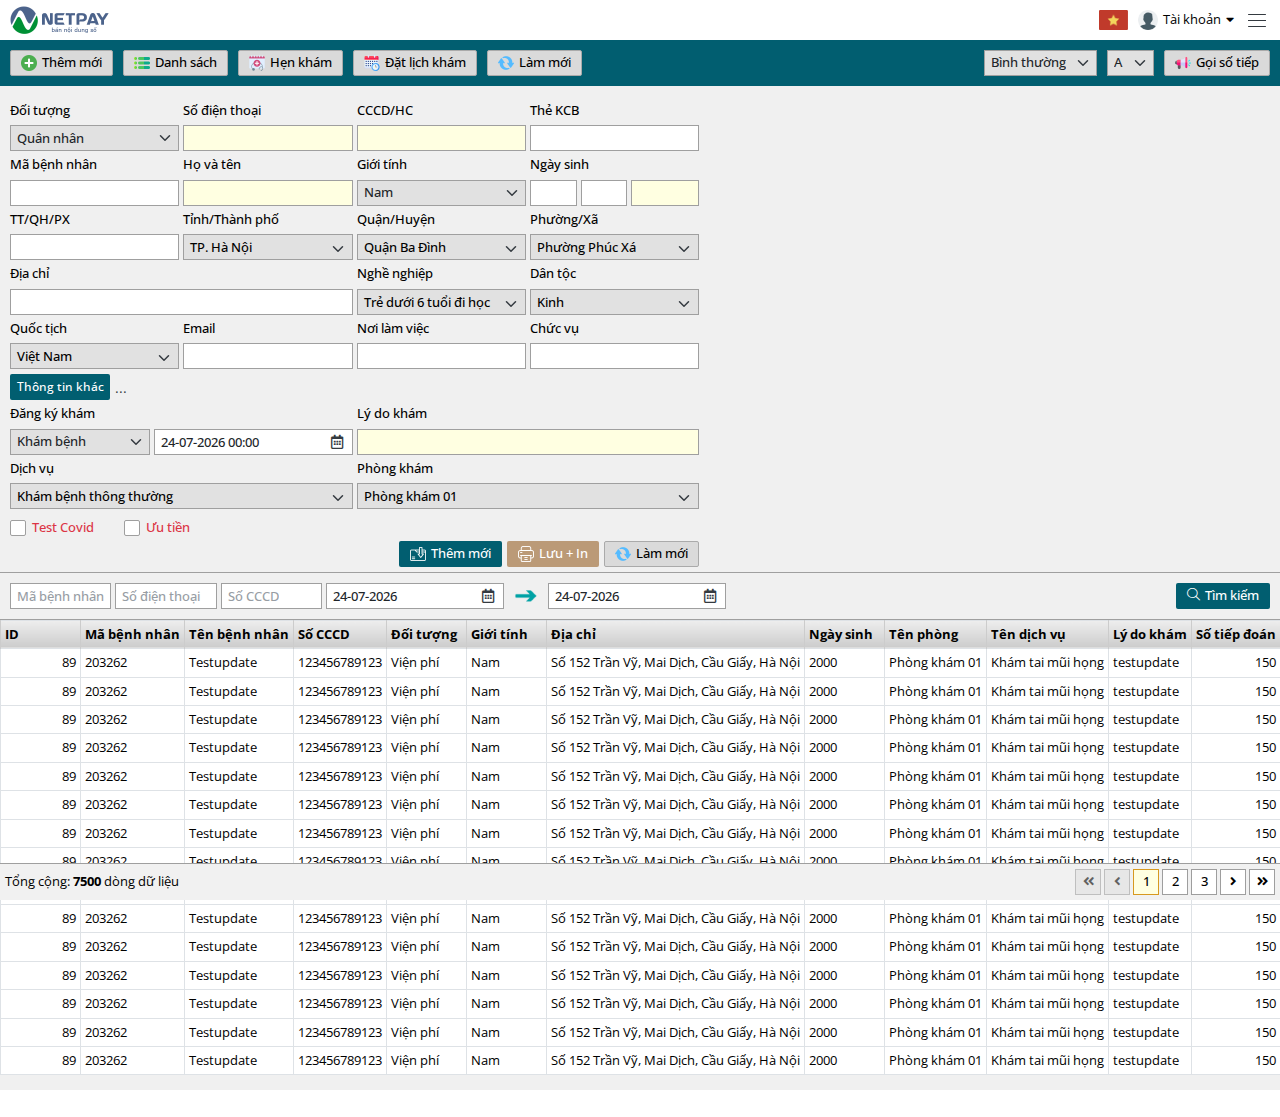
<file: index.html>
<!DOCTYPE html>
<html lang="vi">
<head>
	<meta charset="UTF-8">
	<meta name="viewport"
	      content="width=device-width, user-scalable=no, initial-scale=1.0, maximum-scale=1.0, minimum-scale=1.0">

	<title>Template Cpanel Hospital</title>
	<meta name="description" content="Template Cpanel Hospital">
	<meta name="author" content="">

	<meta property="og:title" content="Template Cpanel Hospital">
	<meta property="og:type" content="website">
	<meta property="og:url" content="">
	<meta property="og:description" content="Template Cpanel Hospital">
	<meta property="og:image" content="">

	<link rel="icon" href="./assets/images/favicon.png">
	<link rel="apple-touch-icon" href="./assets/images/favicon.png">
	<link rel="stylesheet" href="./assets/plugins/bootstrap/css/bootstrap.min.css">
	<link rel="stylesheet" href="./assets/plugins/select2/select2.min.css">
	<link rel="stylesheet" href="./assets/plugins/daterangepicker/daterangepicker.css">
	<link rel="stylesheet" href="./assets/fonts/fontawesome/css/all.min.css">
	<link rel="stylesheet" href="./assets/css/base.css">
	<link rel="stylesheet" href="./assets/css/style.css">
	<link rel="stylesheet" href="./assets/css/responsive.css">

	<style>
		:root {
			--primary-color: #015E70;
			--primary-hover: #00708c;
			--primary-rgb: 1, 94, 112;
			--secondary-color: #BB9A77;
			--secondary-hover: #a27b51;
			--secondary-rgb: 187, 154, 119;
		}
	</style>
</head>
<body>

<div class="modal fade modal-default" id="modal-infoOther" data-bs-backdrop="static" data-bs-keyboard="false">
	<div class="modal-dialog modal-dialog-centered modal-lg">
		<div class="modal-content">
			<div class="modal-header">
				<div class="modal-title">
					<img src="./assets/images/icons/icon-info.png" class="img-fluid" alt="">
					Thông tin khác
				</div>
				<button type="button" class="link-default fz-18" data-bs-dismiss="modal" aria-label="Close">
					<i class="fal fa-times"></i>
				</button>
			</div>
			<div class="modal-body p-0">
				<div class="modal-form">
					<div class="row g-4">
						<div class="col-6 col-lg-3">
							<div class="theme-form flex-wrap">
								<div class="theme-label w-100">
									Quan hệ
								</div>
								<div class="w-100">
									<select data-placeholder-search="Tìm kiếm tên tỉnh/TP" name=""
									        class="form-select theme-input theme-input_white initSelect2" id="">
										<option value="">
											Bố đẻ
										</option>
										<option value="">
											Mẹ đẻ
										</option>
										<option value="">
											Anh ruột
										</option>
										<option value="">
											Chị ruột
										</option>
										<option value="">
											Em ruột
										</option>
										<option value="">
											Chú
										</option>
										<option value="">
											Bác
										</option>
									</select>
								</div>
							</div>
						</div>
						<div class="col-6 col-lg-3">
							<div class="theme-form flex-wrap">
								<div class="theme-label w-100">
									Tên người nhà
								</div>
								<div class="w-100">
									<input type="text" class="form-control theme-input">
								</div>
							</div>
						</div>
						<div class="col-6 col-lg-3">
							<div class="theme-form flex-wrap">
								<div class="theme-label w-100">
									Số CCCD
								</div>
								<div class="w-100">
									<input type="text" class="form-control theme-input">
								</div>
							</div>
						</div>
						<div class="col-6 col-lg-3">
							<div class="theme-form flex-wrap">
								<div class="theme-label w-100">
									Số điện thoại
								</div>
								<div class="w-100">
									<input type="text" class="form-control theme-input">
								</div>
							</div>
						</div>
						<div class="col-12">
							<div class="theme-form flex-wrap">
								<div class="theme-label w-100">
									Địa chỉ
								</div>
								<div class="w-100">
									<input type="text" class="form-control theme-input">
								</div>
							</div>
						</div>
						<div class="col-12">
							<div class="hstack gap-10px justify-content-xl-end justify-content-center">
								<button type="button" class="button-theme button-theme_primary">
									<img src="./assets/images/icons/icon-save.png" class="img-fluid" alt="">
									Lưu
								</button>
								<button type="button" data-bs-dismiss="modal" class="button-theme button-theme_light">
									<img src="./assets/images/icons/icon-delete.png" class="img-fluid" alt="">
									Hủy bỏ
								</button>
							</div>
						</div>
					</div>
				</div>
			</div>
		</div>
	</div>
</div>

<header id="header" class="header">
	<div class="container-fluid g-0">
		<div class="header-main hstack gap-10px">
			<div class="header-logo">
				<a href="./" class="d-inline-block align-items-center">
					<img src="./assets/images/logo.png" alt="">
				</a>
			</div>
			<div id="header-navigation" class="header-navigation">
				<ul>
					<li>
						<a class="active" href="./">
							<span><img src="./assets/images/icons/trang-chu.png" class="img-fluid" alt=""></span>
							Home
						</a>
					</li>
					<li>
						<a href="./">
							<span><img src="./assets/images/icons/don-tiep.png" class="img-fluid" alt=""></span>
							Đón tiếp
						</a>
					</li>
					<li>
						<a href="./">
							<span><img src="./assets/images/icons/kham-benh.png" class="img-fluid" alt=""></span>
							Khám bệnh
							<i class="fas fa-caret-down"></i>
						</a>
						<ul>
							<li>
								<a href="">
									Danh sách khám bệnh
								</a>
							</li>
							<li>
								<a href="">
									Danh sách khám bệnh
								</a>
							</li>
							<li>
								<a href="">
									Danh sách khám bệnh
								</a>
							</li>
							<li>
								<a href="">
									Danh sách khám bệnh
								</a>
							</li>
							<li>
								<a href="">
									Danh sách khám bệnh
								</a>
							</li>
						</ul>
					</li>
					<li>
						<a href="./">
							<span><img src="./assets/images/icons/lay-mau.png" class="img-fluid" alt=""></span>
							Lấy máu
							<i class="fas fa-caret-down"></i>
						</a>
						<ul>
							<li>
								<a href="">
									Danh sách khám bệnh
								</a>
							</li>
							<li>
								<a href="">
									Danh sách khám bệnh
								</a>
							</li>
							<li>
								<a href="">
									Danh sách khám bệnh
								</a>
							</li>
							<li>
								<a href="">
									Danh sách khám bệnh
								</a>
							</li>
							<li>
								<a href="">
									Danh sách khám bệnh
								</a>
							</li>
						</ul>
					</li>
					<li>
						<a href="./">
							<span><img src="./assets/images/icons/xet-nghiem.png" class="img-fluid" alt=""></span>
							Xét nghiệm
						</a>
					</li>
					<li>
						<a href="./">
							<span><img src="./assets/images/icons/ris.png" class="img-fluid" alt=""></span>
							RIS
						</a>
					</li>
					<li>
						<a href="./">
							<span><img src="./assets/images/icons/benh-nhan.png" class="img-fluid" alt=""></span>
							Bệnh nhân
						</a>
					</li>
					<li>
						<a href="./">
							<span><img src="./assets/images/icons/dieu-tri.png" class="img-fluid" alt=""></span>
							Điều trị
						</a>
					</li>
					<li>
						<a href="./">
							<span><img src="./assets/images/icons/nha-thuoc.png" class="img-fluid" alt=""></span>
							Nhà thuốc
						</a>
					</li>
					<li>
						<a href="./">
							<span><img src="./assets/images/icons/kho-thuoc.png" class="img-fluid" alt=""></span>
							Quản lý kho thuốc
						</a>
					</li>
					<li>
						<a href="./">
							<span><img src="./assets/images/icons/danh-muc.png" class="img-fluid" alt=""></span>
							Danh mục
						</a>
					</li>
					<li>
						<a href="./">
							<span><img src="./assets/images/icons/thu-ngan.png" class="img-fluid" alt=""></span>
							Thu ngân
						</a>
					</li>
					<li>
						<a href="./">
							<span><img src="./assets/images/icons/bao-hiem.png" class="img-fluid" alt=""></span>
							BHYT
						</a>
					</li>
					<li>
						<a href="./">
							<span><img src="./assets/images/icons/bao-cao.png" class="img-fluid" alt=""></span>
							Báo cáo
						</a>
					</li>
					<li>
						<a href="./">
							<span><img src="./assets/images/icons/he-thong.png" class="img-fluid" alt=""></span>
							Hệ thống
						</a>
					</li>
				</ul>
			</div>
			<div class="header-actions hstack gap-10px">
				<div class="header-language header-dropdown">
					<button type="button" class="link-default hstack gap-5px" data-bs-toggle="dropdown">
						<img src="./assets/images/language/vn.png" class="img-fluid" alt="">
					</button>
					<ul class="dropdown-menu dropdown-menu-end">
						<li>
							<a class="dropdown-item" href="#">
								<img src="./assets/images/language/vn.png" class="img-fluid" alt="">
								Tiếng Việt
							</a>
						</li>
						<li>
							<a class="dropdown-item" href="#">
								<img src="./assets/images/language/en.png" class="img-fluid" alt="">
								Tiếng Anh
							</a>
						</li>
						<li>
							<a class="dropdown-item" href="#">
								<img src="./assets/images/language/cn.png" class="img-fluid" alt="">
								Tiếng Trung
							</a>
						</li>
					</ul>
				</div>
				<div class="header-user header-dropdown">
					<button type="button" class="link-default hstack gap-5px" data-bs-toggle="dropdown">
						<img src="./assets/images/user/avatar.png" class="img-fluid" alt="">
						Tài khoản
						<i class="fas fa-caret-down"></i>
					</button>
					<ul class="dropdown-menu dropdown-menu-end">
						<li>
							<a class="dropdown-item" href="#">
								Đăng nhập
							</a>
						</li>
						<li>
							<a class="dropdown-item" href="#">
								Đăng ký
							</a>
						</li>
						<li>
							<a class="dropdown-item" href="#">
								Thông tin tài khoản
							</a>
						</li>
						<li>
							<a class="dropdown-item" href="#">
								Đổi mật khẩu
							</a>
						</li>
					</ul>
				</div>
			</div>
			<div class="header-hamburger">
				<button type="button" class="hamburger-button" id="hamburger-button">
					<span></span>
					<span></span>
					<span></span>
					<span></span>
				</button>
			</div>
			<div class="header-overlay" id="header-overlay"></div>
		</div>
	</div>
</header>
<div id="main" class="main">
	<div class="section-buttons">
		<div class="container-fluid g-0">
			<div class="section-buttons_list hstack gap-15px justify-content-between">
				<div class="section-buttons_list__item hstack gap-10px">
					<a href="" class="button-theme button-theme_light">
						<img src="./assets/images/icons/icon-plus.png" class="img-fluid" alt="">
						Thêm mới
					</a>
					<a href="" class="button-theme button-theme_light">
						<img src="./assets/images/icons/icon-list.png" class="img-fluid" alt="">
						Danh sách
					</a>
					<a href="" class="button-theme button-theme_light">
						<img src="./assets/images/icons/icon-medical-appointment.png" class="img-fluid" alt="">
						Hẹn khám
					</a>
					<a href="" class="button-theme button-theme_light">
						<img src="./assets/images/icons/icon-calendar.png" class="img-fluid" alt="">
						Đặt lịch khám
					</a>
					<a href="" class="button-theme button-theme_light">
						<img src="./assets/images/icons/icon-refresh.png" class="img-fluid" alt="">
						Làm mới
					</a>
				</div>
				<div class="section-buttons_list__item hstack gap-10px">
					<div class="box-form">
						<select name="" class="form-select theme-input" id="">
							<option value="">Bình thường</option>
							<option value="">Ưu tiên</option>
						</select>
					</div>
					<div class="box-form">
						<select name="" class="form-select theme-input" id="">
							<option value="">A</option>
							<option value="">B</option>
							<option value="">C</option>
							<option value="">D</option>
						</select>
					</div>
					<div class="box-form">
						<button type="button" class="button-theme button-theme_light">
							<img src="./assets/images/icons/icon-loa.png" class="img-fluid" alt="">
							Gọi số tiếp
						</button>
					</div>
				</div>
			</div>
		</div>
	</div>
	<div class="section-main">
		<div class="container-fluid g-0 pt-2 pt-lg-0">
			<div class="row g-2 g-xl-4">
				<div class="col-xl-10">
					<div class="row g-2 g-xl-4">
						<div class="col-xl-8 mb-xl-0">
							<div class="box-item">
								<div class="box-item_wrapper">
									<div class="row g-1">
										<div class="col-lg-3 col-6">
											<div class="theme-form">
												<div class="theme-label">
													Đối tượng
												</div>
												<select name="" class="form-select theme-input" id="selectTypeForm">
													<option value="bh">Bảo hiểm</option>
													<option selected value="qn">Quân nhân</option>
													<option value="khac">Khác</option>
												</select>
											</div>
										</div>
										<div class="col-lg-3 col-6">
											<div class="theme-form">
												<div class="theme-label">
													Số điện thoại
												</div>
												<input type="text" required class="form-control theme-input">
											</div>
										</div>
										<div class="col-lg-3 col-6">
											<div class="theme-form">
												<div class="theme-label">
													CCCD/HC
												</div>
												<input type="text" required class="form-control theme-input">
											</div>
										</div>
										<div class="col-lg-3 col-6">
											<div class="theme-form">
												<div class="theme-label">
													Thẻ KCB
												</div>
												<input type="text" class="form-control theme-input">
											</div>
										</div>
										<div class="col-lg-3 col-6">
											<div class="theme-form">
												<div class="theme-label">
													Mã bệnh nhân
												</div>
												<input type="text" class="form-control theme-input">
											</div>
										</div>
										<div class="col-lg-3 col-6">
											<div class="theme-form">
												<div class="theme-label">
													Họ và tên
												</div>
												<input type="text" required class="form-control theme-input">
											</div>
										</div>
										<div class="col-lg-3 col-6">
											<div class="theme-form">
												<div class="theme-label">
													Giới tính
												</div>
												<select name="" class="form-select theme-input" id="">
													<option value="">Nam</option>
													<option value="">Nữ</option>
												</select>
											</div>
										</div>
										<div class="col-lg-3 col-6">
											<div class="theme-form">
												<div class="theme-label">
													Ngày sinh
												</div>
												<div class="row g-1">
													<div class="col-7">
														<div class="row g-1">
															<div class="col-6">
																<input type="text" class="form-control theme-input">
															</div>
															<div class="col-6">
																<input type="text" class="form-control theme-input">
															</div>
														</div>
													</div>
													<div class="col-5">
														<input type="text" required class="form-control theme-input">
													</div>
												</div>
											</div>
										</div>
										<div class="col-lg-3 col-6">
											<div class="theme-form">
												<div class="theme-label">
													TT/QH/PX
												</div>
												<input type="text" class="form-control theme-input">
											</div>
										</div>
										<div class="col-lg-3 col-6">
											<div class="theme-form">
												<div class="theme-label">
													Tỉnh/Thành phố
												</div>
												<select data-placeholder-search="Tìm kiếm tên tỉnh/TP" name=""
												        class="form-select theme-input initSelect2" id="">
													<option value="">
														TP. Hà Nội
													</option>
													<option value="">
														Hải Phòng
													</option>
													<option value="">
														TP. HCM
													</option>
													<option value="">
														Huế
													</option>
													<option value="">
														...
													</option>
												</select>
											</div>
										</div>
										<div class="col-lg-3 col-6">
											<div class="theme-form">
												<div class="theme-label">
													Quận/Huyện
												</div>
												<select data-placeholder-search="Tìm kiếm tên quận/huyện" name=""
												        class="form-select theme-input initSelect2" id="">
													<option value="">
														Quận Ba Đình
													</option>
													<option value="">
														Quận Ba Đình
													</option>
													<option value="">
														Quận Ba Đình
													</option>
													<option value="">
														Quận Ba Đình
													</option>
													<option value="">
														Quận Ba Đình
													</option>
													<option value="">
														Quận Ba Đình
													</option>
													<option value="">
														Quận Ba Đình
													</option>
													<option value="">
														Quận Ba Đình
													</option>
													<option value="">
														Quận Ba Đình
													</option>
													<option value="">
														Quận Ba Đình
													</option>
													<option value="">
														Quận Ba Đình
													</option>
													<option value="">
														Quận Ba Đình
													</option>
													<option value="">
														Quận Ba Đình
													</option>
													<option value="">
														Quận Ba Đình
													</option>
													<option value="">
														Quận Ba Đình
													</option>
													<option value="">
														...
													</option>
												</select>
											</div>
										</div>
										<div class="col-lg-3 col-6">
											<div class="theme-form">
												<div class="theme-label">
													Phường/Xã
												</div>
												<select data-placeholder-search="Tìm kiếm tên phường/xã" name=""
												        class="form-select theme-input initSelect2" id="">
													<option value="">
														Phường Phúc Xá
													</option>
													<option value="">
														Phường Phúc Xá
													</option>
													<option value="">
														Phường Phúc Xá
													</option>
													<option value="">
														Phường Phúc Xá
													</option>
													<option value="">
														...
													</option>
												</select>
											</div>
										</div>
										<div class="col-lg-6">
											<div class="theme-form">
												<div class="theme-label">
													Địa chỉ
												</div>
												<input type="text" class="form-control theme-input">
											</div>
										</div>
										<div class="col-lg-3 col-6">
											<div class="theme-form">
												<div class="theme-label">
													Nghề nghiệp
												</div>
												<select data-placeholder-search="Tìm kiếm nghề nghiệp" name=""
												        class="form-select theme-input initSelect2" id="">
													<option value="">
														Trẻ dưới 6 tuổi đi học
													</option>
													<option value="">
														Học sinh
													</option>
													<option value="">
														Sinh viên
													</option>
													<option value="">
														Công nhân
													</option>
													<option value="">
														...
													</option>
												</select>
											</div>
										</div>
										<div class="col-lg-3 col-6">
											<div class="theme-form">
												<div class="theme-label">
													Dân tộc
												</div>
												<select data-placeholder-search="Tìm kiếm dân tộc" name=""
												        class="form-select theme-input initSelect2" id="">
													<option value="">
														Kinh
													</option>
													<option value="">
														Tày
													</option>
													<option value="">
														Hoa
													</option>
													<option value="">
														Khmer
													</option>
													<option value="">
														...
													</option>
												</select>
											</div>
										</div>
										<div class="col-lg-3 col-6">
											<div class="theme-form">
												<div class="theme-label">
													Quốc tịch
												</div>
												<select data-placeholder-search="Tìm kiếm quốc tịch" name=""
												        class="form-select theme-input initSelect2" id="">
													<option value="">
														Việt Nam
													</option>
													<option value="">
														Laos
													</option>
													<option value="">
														Campuchia
													</option>
													<option value="">
														Thái Lan
													</option>
													<option value="">
														...
													</option>
												</select>
											</div>
										</div>
										<div class="col-lg-3 col-6">
											<div class="theme-form">
												<div class="theme-label">
													Email
												</div>
												<input type="text" class="form-control theme-input">
											</div>
										</div>
										<div class="col-lg-3 col-6">
											<div class="theme-form">
												<div class="theme-label">
													Nơi làm việc
												</div>
												<input type="text" class="form-control theme-input">
											</div>
										</div>
										<div class="col-lg-3 col-6">
											<div class="theme-form">
												<div class="theme-label">
													Chức vụ
												</div>
												<input type="text" class="form-control theme-input">
											</div>
										</div>
									</div>
								</div>
								<div class="box-item_wrapper">
									<div class="row g-1">
										<div class="col-12">
											<div class="theme-form">
												<div class="theme-label">
													<button type="button" data-bs-toggle="modal"
													        data-bs-target="#modal-infoOther"
													        class="button-theme button-theme_sm button-theme_primary">
														Thông tin khác
													</button>
												</div>
												<div class="text-start">
													...
												</div>
											</div>
										</div>
										<div class="col-lg-6">
											<div class="theme-form">
												<div class="theme-label">
													Đăng ký khám
												</div>
												<div class="w-100">
													<div class="row g-1">
														<div class="col-6 col-lg-5">
															<select name="" class="form-select theme-input" id="">
																<option value="">Khám bệnh</option>
																<option value="">Khám bệnh</option>
																<option value="">Khác</option>
															</select>
														</div>
														<div class="col-6 col-lg-7">
															<div class="theme-form_icon theme-form_calendar">
																<input type="text" data-type="full"
																       class="form-control theme-input initDateRangePicker">
															</div>
														</div>
													</div>
												</div>
											</div>
										</div>
										<div class="col-lg-6 col-6">
											<div class="theme-form">
												<div class="theme-label">
													Lý do khám
												</div>
												<input type="text" required class="form-control theme-input">
											</div>
										</div>
										<div class="col-lg-6 col-6">
											<div class="theme-form">
												<div class="theme-label">
													Dịch vụ
												</div>
												<select data-placeholder-search="Tìm kiếm dịch vụ" name=""
												        class="form-select theme-input initSelect2" id="">
													<option value="">
														Khám bệnh thông thường
													</option>
													<option value="">
														Dịch vụ gold
													</option>
													<option value="">
														Dịch vụ Diamond
													</option>
													<option value="">
														...
													</option>
												</select>
											</div>
										</div>
										<div class="col-lg-6">
											<div class="theme-form">
												<div class="theme-label">
													Phòng khám
												</div>
												<select data-placeholder-search="Tìm kiếm phòng khám" name=""
												        class="form-select theme-input initSelect2" id="">
													<option value="">
														Phòng khám 01
													</option>
													<option value="">
														Phòng khám 02
													</option>
													<option value="">
														Phòng khám 03
													</option>
													<option value="">
														...
													</option>
												</select>
											</div>
										</div>
										<div class="col-lg-6">
											<div class="theme-form">
												<div class="theme-label"></div>
												<div class="row g-1 w-100">
													<div class="col-4">
														<label class="theme-checkbox">
															<input type="checkbox" name="example-checkbox-2"
															       class="visually-hidden">
															<span class="text-danger">Test Covid</span>
														</label>
													</div>
													<div class="col-4">
														<label class="theme-checkbox">
															<input type="checkbox" name="example-checkbox-2"
															       class="visually-hidden">
															<span class="text-danger">Ưu tiền</span>
														</label>
													</div>
												</div>
											</div>
										</div>
									</div>
								</div>
							</div>
							<div class="box-buttons hstack justify-content-lg-end justify-content-center gap-5px pt-0" id="formButtons">
								<button type="button" class="button-theme button-theme_primary">
									<img src="./assets/images/icons/icon-save.png" class="img-fluid" alt="">
									Thêm mới
								</button>
								<button type="button" class="button-theme button-theme_secondary">
									<img src="./assets/images/icons/icon-print.png" class="img-fluid" alt="">
									Lưu + In
								</button>
								<button type="button" class="button-theme button-theme_light">
									<img src="./assets/images/icons/icon-refresh.png" class="img-fluid" alt="">
									Làm mới
								</button>
							</div>
						</div>
						<div class="col-xl-4 mb-xl-0 d-none" id="formBaoHiem">
							<div class="box-item">
								<div class="box-item_wrapper box-item_legend">
									<div class="box-item_legend__title">
										<span>
											Bảo hiểm y tế
										</span>
									</div>
									<div class="row g-1">
										<div class="col-lg-12">
											<div class="theme-form">
												<div class="theme-label">
													Sổ BHYT
												</div>
												<div class="w-100">
													<div class="row g-1">
														<div class="col-2">
															<input type="text" class="form-control theme-input">
														</div>
														<div class="col-2">
															<input type="text" class="form-control theme-input">
														</div>
														<div class="col-2">
															<input type="text" class="form-control theme-input">
														</div>
														<div class="col-6">
															<input type="text" class="form-control theme-input">
														</div>
													</div>
												</div>
											</div>
										</div>
										<div class="col-lg-12">
											<div class="theme-form">
												<div class="theme-label">
													KCCCB
												</div>
												<div class="w-100">
													<div class="row g-1">
														<div class="col-lg-4 col-5">
															<input type="text" class="form-control theme-input">
														</div>
														<div class="col-lg-8 col-7">
															<input type="text" class="form-control theme-input">
														</div>
													</div>
												</div>
											</div>
										</div>
										<div class="col-lg-12">
											<div class="theme-form">
												<div class="theme-label">
													Hạn thẻ
												</div>
												<div class="w-100">
													<div class="row g-1 justify-content-between">
														<div class="col-sm-5">
															<div class="row g-1">
																<div class="col-4">
																	<input type="text" class="form-control theme-input">
																</div>
																<div class="col-4">
																	<input type="text" class="form-control theme-input">
																</div>
																<div class="col-4">
																	<input type="text" class="form-control theme-input">
																</div>
															</div>
														</div>
														<div class="col-sm-5">
															<div class="row g-1">
																<div class="col-4">
																	<input type="text" class="form-control theme-input">
																</div>
																<div class="col-4">
																	<input type="text" class="form-control theme-input">
																</div>
																<div class="col-4">
																	<input type="text" class="form-control theme-input">
																</div>
															</div>
														</div>
													</div>
												</div>
											</div>
										</div>
										<div class="col-lg-6">
											<div class="theme-form">
												<div class="theme-label">
													Địa chỉ thẻ
												</div>
												<input type="text" class="form-control theme-input">
											</div>
										</div>
										<div class="col-6">
											<div class="theme-form">
												<div class="theme-label">
													Nơi sống
												</div>
												<select disabled data-placeholder-search="Tìm kiếm tên tỉnh/TP" name=""
												        class="form-select theme-input initSelect2" id="">
													<option value="">
														TP. Hà Nội
													</option>
													<option value="">
														Hải Phòng
													</option>
													<option value="">
														TP. HCM
													</option>
													<option value="">
														Huế
													</option>
													<option value="">
														...
													</option>
												</select>
											</div>
										</div>
										<div class="col-6">
											<div class="theme-form">
												<div class="theme-label">
													Tuyến KCB
												</div>
												<input type="text" class="form-control theme-input">
											</div>
										</div>
										<div class="col-lg-6">
											<div class="theme-form flex-nowrap">
												<div class="theme-label">
													Mức hưởng
												</div>
												<div class="text-end w-100">
													<div class="fw-bold text-danger">
														80%
													</div>
												</div>
											</div>
										</div>
										<div class="col-sm-6">
											<div class="theme-form">
												<div class="theme-label">
													Ngày miễn CT
												</div>
												<div class="row g-1 w-100">
													<div class="col-4">
														<input type="text" disabled class="form-control theme-input">
													</div>
													<div class="col-4">
														<input type="text" disabled class="form-control theme-input">
													</div>
													<div class="col-4">
														<input type="text" disabled class="form-control theme-input">
													</div>
												</div>
											</div>
										</div>
										<div class="col-sm-6">
											<div class="theme-form">
												<div class="theme-label">
													SN
												</div>
												<div class="row g-1 w-100">
													<div class="col-4">
														<input type="text" disabled class="form-control theme-input">
													</div>
													<div class="col-4">
														<input type="text" disabled class="form-control theme-input">
													</div>
													<div class="col-4">
														<input type="text" disabled class="form-control theme-input">
													</div>
												</div>
											</div>
										</div>
										<div class="col-sm-6">
											<div class="theme-form">
												<div class="theme-label"></div>
												<div class="row g-1 w-100">
													<div class="col-12">
														<label class="theme-checkbox">
															<input type="radio" name="example-radio-1"
															       class="visually-hidden">
															<span>Có thẻ</span>
														</label>
													</div>
													<div class="col-12">
														<label class="theme-checkbox">
															<input type="radio" name="example-radio-1"
															       class="visually-hidden">
															<span class="text-danger">Không thẻ</span>
														</label>
													</div>
												</div>
											</div>
										</div>
										<div class="col-sm-6">
											<div class="theme-form">
												<div class="row g-1 w-100">
													<div class="col-12">
														<label class="theme-checkbox">
															<input type="checkbox" name="example-checkbox-1"
															       class="visually-hidden">
															<span>Nợ thẻ</span>
														</label>
													</div>
													<div class="col-12">
														<label class="theme-checkbox">
															<input type="checkbox" name="example-checkbox-1"
															       class="visually-hidden">
															<span class="text-danger">GCN không chi trả cùng năm</span>
														</label>
													</div>
												</div>
											</div>
										</div>
									</div>
								</div>
							</div>
							<div class="box-buttons hstack justify-content-lg-end justify-content-center gap-5px">
								<button type="button" class="button-theme button-theme_primary">
									<img src="./assets/images/icons/icon-save.png" class="img-fluid" alt="">
									Thêm mới
								</button>
								<button type="button" class="button-theme button-theme_secondary">
									<img src="./assets/images/icons/icon-print.png" class="img-fluid" alt="">
									Lưu + In
								</button>
								<button type="button" class="button-theme button-theme_light">
									<img src="./assets/images/icons/icon-refresh.png" class="img-fluid" alt="">
									Làm mới
								</button>
							</div>
						</div>
					</div>
				</div>
			</div>
			<div class="vstack">
				<div class="box-item box-item_divider">
					<div class="box-item_wrapper">
						<div class="row g-1">
							<div class="col-xl-1 col-lg-2 col-6">
								<div class="theme-form">
									<input placeholder="Mã bệnh nhân" type="text"
									       class="form-control theme-input">
								</div>
							</div>
							<div class="col-xl-1 col-lg-2 col-6">
								<div class="theme-form">
									<input placeholder="Số điện thoại" type="text"
									       class="form-control theme-input">
								</div>
							</div>
							<div class="col-xl-1 col-lg-2 col-12">
								<div class="theme-form">
									<input placeholder="Số CCCD" type="text"
									       class="form-control theme-input">
								</div>
							</div>
							<div class="col-xl-9 col-lg-6">
								<div class="theme-form justify-content-center justify-content-sm-between">
									<div class="theme-form_groups">
										<div class="theme-form_icon theme-form_calendar">
											<input type="text"
											       class="form-control theme-input initDateRangePicker">
										</div>
										<div class="theme-form_groups__icon">
											<img src="./assets/images/icons/icon-arrow-left.png" alt="">
										</div>
										<div class="theme-form_icon theme-form_calendar">
											<input type="text"
											       class="form-control theme-input initDateRangePicker">
										</div>
									</div>
									<div class="text-center text-lg-start">
										<button type="button" class="button-theme button-theme_primary">
											<i class="fal fa-search"></i>
											Tìm kiếm
										</button>
									</div>
								</div>
							</div>
						</div>
					</div>
				</div>
				<div class="section-table">
					<div class="table-responsive theme-table">
						<table class="table table-bordered table-hover">
							<thead>
							<tr>
								<th>
									ID
								</th>
								<th>
									Mã bệnh nhân
								</th>
								<th>
									Tên bệnh nhân
								</th>
								<th>
									Số CCCD
								</th>
								<th>
									Đối tượng
								</th>
								<th>
									Giới tính
								</th>
								<th>
									Địa chỉ
								</th>
								<th>
									Ngày sinh
								</th>
								<th>
									Tên phòng
								</th>
								<th>
									Tên dịch vụ
								</th>
								<th>
									Lý do khám
								</th>
								<th>
									Số tiếp đoán
								</th>
								<th>
									Thời gian tiếp đón
								</th>
								<th>
									Trạng thái
								</th>
								<th>
									Ưu tiên
								</th>
								<th>
									Bác sĩ
								</th>
							</tr>
							</thead>
							<tbody>
							<tr>
								<td>
									<div class="text-end">
										89
									</div>
								</td>
								<td>
									<div class="table-text">
										203262
									</div>
								</td>
								<td>
									<div class="table-text">
										Testupdate
									</div>
								</td>
								<td>
									<div class="table-text">
										123456789123
									</div>
								</td>
								<td>
									<div class="table-text">
										Viện phí
									</div>
								</td>
								<td>
									<div class="table-text">
										Nam
									</div>
								</td>
								<td>
									<div class="table-text">
										Số 152 Trần Vỹ, Mai Dịch, Cầu Giấy, Hà Nội
									</div>
								</td>
								<td>
									<div class="table-text">
										2000
									</div>
								</td>
								<td>
									<div class="table-text">
										Phòng khám 01
									</div>
								</td>
								<td>
									<div class="table-text">
										Khám tai mũi họng
									</div>
								</td>
								<td>
									<div class="table-text">
										testupdate
									</div>
								</td>
								<td>
									<div class="text-end">
										150
									</div>
								</td>
								<td>
									<div class="table-text">11:25 21/11/2023</div>
								</td>
								<td>
									<div class="text-success fw-bold table-status">
										Đã khám
									</div>
								</td>
								<td>
									<div class="text-center theme-table_image">
										<img src="./assets/images/icons/icon-check.png" class="img-fluid"
										     alt="">
									</div>
								</td>
								<td>
									<div class="table-text">
										Nguyễn Văn ABC
									</div>
								</td>
							</tr>
							<tr>
								<td>
									<div class="text-end">
										89
									</div>
								</td>
								<td>
									<div class="table-text">
										203262
									</div>
								</td>
								<td>
									<div class="table-text">
										Testupdate
									</div>
								</td>
								<td>
									<div class="table-text">
										123456789123
									</div>
								</td>
								<td>
									<div class="table-text">
										Viện phí
									</div>
								</td>
								<td>
									<div class="table-text">
										Nam
									</div>
								</td>
								<td>
									<div class="table-text">
										Số 152 Trần Vỹ, Mai Dịch, Cầu Giấy, Hà Nội
									</div>
								</td>
								<td>
									<div class="table-text">
										2000
									</div>
								</td>
								<td>
									<div class="table-text">
										Phòng khám 01
									</div>
								</td>
								<td>
									<div class="table-text">
										Khám tai mũi họng
									</div>
								</td>
								<td>
									<div class="table-text">
										testupdate
									</div>
								</td>
								<td>
									<div class="text-end">
										150
									</div>
								</td>
								<td>
									<div class="table-text">11:25 21/11/2023</div>
								</td>
								<td>
									<div class="text-danger fw-bold table-status">
										Không khám
									</div>
								</td>
								<td>
								</td>
								<td>
									<div class="table-text">
										Nguyễn Văn ABC
									</div>
								</td>
							</tr>
							<tr>
								<td>
									<div class="text-end">
										89
									</div>
								</td>
								<td>
									<div class="table-text">
										203262
									</div>
								</td>
								<td>
									<div class="table-text">
										Testupdate
									</div>
								</td>
								<td>
									<div class="table-text">
										123456789123
									</div>
								</td>
								<td>
									<div class="table-text">
										Viện phí
									</div>
								</td>
								<td>
									<div class="table-text">
										Nam
									</div>
								</td>
								<td>
									<div class="table-text">
										Số 152 Trần Vỹ, Mai Dịch, Cầu Giấy, Hà Nội
									</div>
								</td>
								<td>
									<div class="table-text">
										2000
									</div>
								</td>
								<td>
									<div class="table-text">
										Phòng khám 01
									</div>
								</td>
								<td>
									<div class="table-text">
										Khám tai mũi họng
									</div>
								</td>
								<td>
									<div class="table-text">
										testupdate
									</div>
								</td>
								<td>
									<div class="text-end">
										150
									</div>
								</td>
								<td>
									<div class="table-text">11:25 21/11/2023</div>
								</td>
								<td>
									<div class="text-secondary fw-bold table-status">
										Chờ khám
									</div>
								</td>
								<td>
									<div class="text-center theme-table_image">
										<img src="./assets/images/icons/icon-delete.png" class="img-fluid"
										     alt="">
									</div>
								</td>
								<td>
									<div class="table-text">
										Nguyễn Văn ABC
									</div>
								</td>
							</tr>
							<tr>
								<td>
									<div class="text-end">
										89
									</div>
								</td>
								<td>
									<div class="table-text">
										203262
									</div>
								</td>
								<td>
									<div class="table-text">
										Testupdate
									</div>
								</td>
								<td>
									<div class="table-text">
										123456789123
									</div>
								</td>
								<td>
									<div class="table-text">
										Viện phí
									</div>
								</td>
								<td>
									<div class="table-text">
										Nam
									</div>
								</td>
								<td>
									<div class="table-text">
										Số 152 Trần Vỹ, Mai Dịch, Cầu Giấy, Hà Nội
									</div>
								</td>
								<td>
									<div class="table-text">
										2000
									</div>
								</td>
								<td>
									<div class="table-text">
										Phòng khám 01
									</div>
								</td>
								<td>
									<div class="table-text">
										Khám tai mũi họng
									</div>
								</td>
								<td>
									<div class="table-text">
										testupdate
									</div>
								</td>
								<td>
									<div class="text-end">
										150
									</div>
								</td>
								<td>
									<div class="table-text">11:25 21/11/2023</div>
								</td>
								<td>
									<div class="text-success fw-bold table-status">
										Đã khám
									</div>
								</td>
								<td>
									<div class="text-center theme-table_image">
										<img src="./assets/images/icons/icon-check.png" class="img-fluid"
										     alt="">
									</div>
								</td>
								<td>
									<div class="table-text">
										Nguyễn Văn ABC
									</div>
								</td>
							</tr>
							<tr>
								<td>
									<div class="text-end">
										89
									</div>
								</td>
								<td>
									<div class="table-text">
										203262
									</div>
								</td>
								<td>
									<div class="table-text">
										Testupdate
									</div>
								</td>
								<td>
									<div class="table-text">
										123456789123
									</div>
								</td>
								<td>
									<div class="table-text">
										Viện phí
									</div>
								</td>
								<td>
									<div class="table-text">
										Nam
									</div>
								</td>
								<td>
									<div class="table-text">
										Số 152 Trần Vỹ, Mai Dịch, Cầu Giấy, Hà Nội
									</div>
								</td>
								<td>
									<div class="table-text">
										2000
									</div>
								</td>
								<td>
									<div class="table-text">
										Phòng khám 01
									</div>
								</td>
								<td>
									<div class="table-text">
										Khám tai mũi họng
									</div>
								</td>
								<td>
									<div class="table-text">
										testupdate
									</div>
								</td>
								<td>
									<div class="text-end">
										150
									</div>
								</td>
								<td>
									<div class="table-text">11:25 21/11/2023</div>
								</td>
								<td>
									<div class="text-danger fw-bold table-status">
										Không khám
									</div>
								</td>
								<td>
								</td>
								<td>
									<div class="table-text">
										Nguyễn Văn ABC
									</div>
								</td>
							</tr>
							<tr>
								<td>
									<div class="text-end">
										89
									</div>
								</td>
								<td>
									<div class="table-text">
										203262
									</div>
								</td>
								<td>
									<div class="table-text">
										Testupdate
									</div>
								</td>
								<td>
									<div class="table-text">
										123456789123
									</div>
								</td>
								<td>
									<div class="table-text">
										Viện phí
									</div>
								</td>
								<td>
									<div class="table-text">
										Nam
									</div>
								</td>
								<td>
									<div class="table-text">
										Số 152 Trần Vỹ, Mai Dịch, Cầu Giấy, Hà Nội
									</div>
								</td>
								<td>
									<div class="table-text">
										2000
									</div>
								</td>
								<td>
									<div class="table-text">
										Phòng khám 01
									</div>
								</td>
								<td>
									<div class="table-text">
										Khám tai mũi họng
									</div>
								</td>
								<td>
									<div class="table-text">
										testupdate
									</div>
								</td>
								<td>
									<div class="text-end">
										150
									</div>
								</td>
								<td>
									<div class="table-text">11:25 21/11/2023</div>
								</td>
								<td>
									<div class="text-secondary fw-bold table-status">
										Chờ khám
									</div>
								</td>
								<td>
									<div class="text-center theme-table_image">
										<img src="./assets/images/icons/icon-delete.png" class="img-fluid"
										     alt="">
									</div>
								</td>
								<td>
									<div class="table-text">
										Nguyễn Văn ABC
									</div>
								</td>
							</tr>
							<tr>
								<td>
									<div class="text-end">
										89
									</div>
								</td>
								<td>
									<div class="table-text">
										203262
									</div>
								</td>
								<td>
									<div class="table-text">
										Testupdate
									</div>
								</td>
								<td>
									<div class="table-text">
										123456789123
									</div>
								</td>
								<td>
									<div class="table-text">
										Viện phí
									</div>
								</td>
								<td>
									<div class="table-text">
										Nam
									</div>
								</td>
								<td>
									<div class="table-text">
										Số 152 Trần Vỹ, Mai Dịch, Cầu Giấy, Hà Nội
									</div>
								</td>
								<td>
									<div class="table-text">
										2000
									</div>
								</td>
								<td>
									<div class="table-text">
										Phòng khám 01
									</div>
								</td>
								<td>
									<div class="table-text">
										Khám tai mũi họng
									</div>
								</td>
								<td>
									<div class="table-text">
										testupdate
									</div>
								</td>
								<td>
									<div class="text-end">
										150
									</div>
								</td>
								<td>
									<div class="table-text">11:25 21/11/2023</div>
								</td>
								<td>
									<div class="text-success fw-bold table-status">
										Đã khám
									</div>
								</td>
								<td>
									<div class="text-center theme-table_image">
										<img src="./assets/images/icons/icon-check.png" class="img-fluid"
										     alt="">
									</div>
								</td>
								<td>
									<div class="table-text">
										Nguyễn Văn ABC
									</div>
								</td>
							</tr>
							<tr>
								<td>
									<div class="text-end">
										89
									</div>
								</td>
								<td>
									<div class="table-text">
										203262
									</div>
								</td>
								<td>
									<div class="table-text">
										Testupdate
									</div>
								</td>
								<td>
									<div class="table-text">
										123456789123
									</div>
								</td>
								<td>
									<div class="table-text">
										Viện phí
									</div>
								</td>
								<td>
									<div class="table-text">
										Nam
									</div>
								</td>
								<td>
									<div class="table-text">
										Số 152 Trần Vỹ, Mai Dịch, Cầu Giấy, Hà Nội
									</div>
								</td>
								<td>
									<div class="table-text">
										2000
									</div>
								</td>
								<td>
									<div class="table-text">
										Phòng khám 01
									</div>
								</td>
								<td>
									<div class="table-text">
										Khám tai mũi họng
									</div>
								</td>
								<td>
									<div class="table-text">
										testupdate
									</div>
								</td>
								<td>
									<div class="text-end">
										150
									</div>
								</td>
								<td>
									<div class="table-text">11:25 21/11/2023</div>
								</td>
								<td>
									<div class="text-danger fw-bold table-status">
										Không khám
									</div>
								</td>
								<td>
								</td>
								<td>
									<div class="table-text">
										Nguyễn Văn ABC
									</div>
								</td>
							</tr>
							<tr>
								<td>
									<div class="text-end">
										89
									</div>
								</td>
								<td>
									<div class="table-text">
										203262
									</div>
								</td>
								<td>
									<div class="table-text">
										Testupdate
									</div>
								</td>
								<td>
									<div class="table-text">
										123456789123
									</div>
								</td>
								<td>
									<div class="table-text">
										Viện phí
									</div>
								</td>
								<td>
									<div class="table-text">
										Nam
									</div>
								</td>
								<td>
									<div class="table-text">
										Số 152 Trần Vỹ, Mai Dịch, Cầu Giấy, Hà Nội
									</div>
								</td>
								<td>
									<div class="table-text">
										2000
									</div>
								</td>
								<td>
									<div class="table-text">
										Phòng khám 01
									</div>
								</td>
								<td>
									<div class="table-text">
										Khám tai mũi họng
									</div>
								</td>
								<td>
									<div class="table-text">
										testupdate
									</div>
								</td>
								<td>
									<div class="text-end">
										150
									</div>
								</td>
								<td>
									<div class="table-text">11:25 21/11/2023</div>
								</td>
								<td>
									<div class="text-secondary fw-bold table-status">
										Chờ khám
									</div>
								</td>
								<td>
									<div class="text-center theme-table_image">
										<img src="./assets/images/icons/icon-delete.png" class="img-fluid"
										     alt="">
									</div>
								</td>
								<td>
									<div class="table-text">
										Nguyễn Văn ABC
									</div>
								</td>
							</tr>
							<tr>
								<td>
									<div class="text-end">
										89
									</div>
								</td>
								<td>
									<div class="table-text">
										203262
									</div>
								</td>
								<td>
									<div class="table-text">
										Testupdate
									</div>
								</td>
								<td>
									<div class="table-text">
										123456789123
									</div>
								</td>
								<td>
									<div class="table-text">
										Viện phí
									</div>
								</td>
								<td>
									<div class="table-text">
										Nam
									</div>
								</td>
								<td>
									<div class="table-text">
										Số 152 Trần Vỹ, Mai Dịch, Cầu Giấy, Hà Nội
									</div>
								</td>
								<td>
									<div class="table-text">
										2000
									</div>
								</td>
								<td>
									<div class="table-text">
										Phòng khám 01
									</div>
								</td>
								<td>
									<div class="table-text">
										Khám tai mũi họng
									</div>
								</td>
								<td>
									<div class="table-text">
										testupdate
									</div>
								</td>
								<td>
									<div class="text-end">
										150
									</div>
								</td>
								<td>
									<div class="table-text">11:25 21/11/2023</div>
								</td>
								<td>
									<div class="text-success fw-bold table-status">
										Đã khám
									</div>
								</td>
								<td>
									<div class="text-center theme-table_image">
										<img src="./assets/images/icons/icon-check.png" class="img-fluid"
										     alt="">
									</div>
								</td>
								<td>
									<div class="table-text">
										Nguyễn Văn ABC
									</div>
								</td>
							</tr>
							<tr>
								<td>
									<div class="text-end">
										89
									</div>
								</td>
								<td>
									<div class="table-text">
										203262
									</div>
								</td>
								<td>
									<div class="table-text">
										Testupdate
									</div>
								</td>
								<td>
									<div class="table-text">
										123456789123
									</div>
								</td>
								<td>
									<div class="table-text">
										Viện phí
									</div>
								</td>
								<td>
									<div class="table-text">
										Nam
									</div>
								</td>
								<td>
									<div class="table-text">
										Số 152 Trần Vỹ, Mai Dịch, Cầu Giấy, Hà Nội
									</div>
								</td>
								<td>
									<div class="table-text">
										2000
									</div>
								</td>
								<td>
									<div class="table-text">
										Phòng khám 01
									</div>
								</td>
								<td>
									<div class="table-text">
										Khám tai mũi họng
									</div>
								</td>
								<td>
									<div class="table-text">
										testupdate
									</div>
								</td>
								<td>
									<div class="text-end">
										150
									</div>
								</td>
								<td>
									<div class="table-text">11:25 21/11/2023</div>
								</td>
								<td>
									<div class="text-danger fw-bold table-status">
										Không khám
									</div>
								</td>
								<td>
								</td>
								<td>
									<div class="table-text">
										Nguyễn Văn ABC
									</div>
								</td>
							</tr>
							<tr>
								<td>
									<div class="text-end">
										89
									</div>
								</td>
								<td>
									<div class="table-text">
										203262
									</div>
								</td>
								<td>
									<div class="table-text">
										Testupdate
									</div>
								</td>
								<td>
									<div class="table-text">
										123456789123
									</div>
								</td>
								<td>
									<div class="table-text">
										Viện phí
									</div>
								</td>
								<td>
									<div class="table-text">
										Nam
									</div>
								</td>
								<td>
									<div class="table-text">
										Số 152 Trần Vỹ, Mai Dịch, Cầu Giấy, Hà Nội
									</div>
								</td>
								<td>
									<div class="table-text">
										2000
									</div>
								</td>
								<td>
									<div class="table-text">
										Phòng khám 01
									</div>
								</td>
								<td>
									<div class="table-text">
										Khám tai mũi họng
									</div>
								</td>
								<td>
									<div class="table-text">
										testupdate
									</div>
								</td>
								<td>
									<div class="text-end">
										150
									</div>
								</td>
								<td>
									<div class="table-text">11:25 21/11/2023</div>
								</td>
								<td>
									<div class="text-secondary fw-bold table-status">
										Chờ khám
									</div>
								</td>
								<td>
									<div class="text-center theme-table_image">
										<img src="./assets/images/icons/icon-delete.png" class="img-fluid"
										     alt="">
									</div>
								</td>
								<td>
									<div class="table-text">
										Nguyễn Văn ABC
									</div>
								</td>
							</tr>
							<tr>
								<td>
									<div class="text-end">
										89
									</div>
								</td>
								<td>
									<div class="table-text">
										203262
									</div>
								</td>
								<td>
									<div class="table-text">
										Testupdate
									</div>
								</td>
								<td>
									<div class="table-text">
										123456789123
									</div>
								</td>
								<td>
									<div class="table-text">
										Viện phí
									</div>
								</td>
								<td>
									<div class="table-text">
										Nam
									</div>
								</td>
								<td>
									<div class="table-text">
										Số 152 Trần Vỹ, Mai Dịch, Cầu Giấy, Hà Nội
									</div>
								</td>
								<td>
									<div class="table-text">
										2000
									</div>
								</td>
								<td>
									<div class="table-text">
										Phòng khám 01
									</div>
								</td>
								<td>
									<div class="table-text">
										Khám tai mũi họng
									</div>
								</td>
								<td>
									<div class="table-text">
										testupdate
									</div>
								</td>
								<td>
									<div class="text-end">
										150
									</div>
								</td>
								<td>
									<div class="table-text">11:25 21/11/2023</div>
								</td>
								<td>
									<div class="text-success fw-bold table-status">
										Đã khám
									</div>
								</td>
								<td>
									<div class="text-center theme-table_image">
										<img src="./assets/images/icons/icon-check.png" class="img-fluid"
										     alt="">
									</div>
								</td>
								<td>
									<div class="table-text">
										Nguyễn Văn ABC
									</div>
								</td>
							</tr>
							<tr>
								<td>
									<div class="text-end">
										89
									</div>
								</td>
								<td>
									<div class="table-text">
										203262
									</div>
								</td>
								<td>
									<div class="table-text">
										Testupdate
									</div>
								</td>
								<td>
									<div class="table-text">
										123456789123
									</div>
								</td>
								<td>
									<div class="table-text">
										Viện phí
									</div>
								</td>
								<td>
									<div class="table-text">
										Nam
									</div>
								</td>
								<td>
									<div class="table-text">
										Số 152 Trần Vỹ, Mai Dịch, Cầu Giấy, Hà Nội
									</div>
								</td>
								<td>
									<div class="table-text">
										2000
									</div>
								</td>
								<td>
									<div class="table-text">
										Phòng khám 01
									</div>
								</td>
								<td>
									<div class="table-text">
										Khám tai mũi họng
									</div>
								</td>
								<td>
									<div class="table-text">
										testupdate
									</div>
								</td>
								<td>
									<div class="text-end">
										150
									</div>
								</td>
								<td>
									<div class="table-text">11:25 21/11/2023</div>
								</td>
								<td>
									<div class="text-danger fw-bold table-status">
										Không khám
									</div>
								</td>
								<td>
								</td>
								<td>
									<div class="table-text">
										Nguyễn Văn ABC
									</div>
								</td>
							</tr>
							<tr>
								<td>
									<div class="text-end">
										89
									</div>
								</td>
								<td>
									<div class="table-text">
										203262
									</div>
								</td>
								<td>
									<div class="table-text">
										Testupdate
									</div>
								</td>
								<td>
									<div class="table-text">
										123456789123
									</div>
								</td>
								<td>
									<div class="table-text">
										Viện phí
									</div>
								</td>
								<td>
									<div class="table-text">
										Nam
									</div>
								</td>
								<td>
									<div class="table-text">
										Số 152 Trần Vỹ, Mai Dịch, Cầu Giấy, Hà Nội
									</div>
								</td>
								<td>
									<div class="table-text">
										2000
									</div>
								</td>
								<td>
									<div class="table-text">
										Phòng khám 01
									</div>
								</td>
								<td>
									<div class="table-text">
										Khám tai mũi họng
									</div>
								</td>
								<td>
									<div class="table-text">
										testupdate
									</div>
								</td>
								<td>
									<div class="text-end">
										150
									</div>
								</td>
								<td>
									<div class="table-text">11:25 21/11/2023</div>
								</td>
								<td>
									<div class="text-secondary fw-bold table-status">
										Chờ khám
									</div>
								</td>
								<td>
									<div class="text-center theme-table_image">
										<img src="./assets/images/icons/icon-delete.png" class="img-fluid"
										     alt="">
									</div>
								</td>
								<td>
									<div class="table-text">
										Nguyễn Văn ABC
									</div>
								</td>
							</tr>
							</tbody>
						</table>
					</div>
				</div>
			</div>
		</div>
	</div>
	<div class="section-footer">
		<div class="container-fluid g-0">
			<div class="row g-1 align-items-center flex-row-reverse flex-lg-row">
				<div class="col-lg-6">
					<div class="footer-text text-center text-lg-start">
						Tổng cộng: <b>7500</b> dòng dữ liệu
					</div>
				</div>
				<div class="col-lg-6">
					<div class="section-pagination">
						<ul class="pagination justify-content-center justify-content-lg-end">
							<li class="page-item disabled">
								<a class="page-link" href="#">
									<i class="fas fa-angle-double-left"></i>
								</a>
							</li>
							<li class="page-item disabled">
								<a class="page-link" href="#">
									<i class="fas fa-angle-left"></i>
								</a>
							</li>
							<li class="page-item active">
								<a class="page-link" href="#">
									1
								</a>
							</li>
							<li class="page-item">
								<a class="page-link" href="#">
									2
								</a>
							</li>
							<li class="page-item">
								<a class="page-link" href="#">
									3
								</a>
							</li>
							<li class="page-item">
								<a class="page-link" href="#">
									<i class="fas fa-angle-right"></i>
								</a>
							</li>
							<li class="page-item">
								<a class="page-link" href="#">
									<i class="fas fa-angle-double-right"></i>
								</a>
							</li>
						</ul>
					</div>
				</div>
			</div>
		</div>
	</div>
</div>

<script type="text/javascript" src="./assets/plugins/jquery.min.js"></script>
<script type="text/javascript" src="./assets/plugins/dragscroll.js"></script>
<script type="text/javascript"
        src="./assets/plugins/bootstrap/js/bootstrap.bundle.min.js"></script>
<script type="text/javascript" src="./assets/plugins/select2/select2.min.js"></script>
<script type="text/javascript" src="./assets/plugins/daterangepicker/moment.min.js"></script>
<script type="text/javascript" src="./assets/plugins/daterangepicker/daterangepicker.js"></script>
<script type="text/javascript" src="./assets/js/app.js"></script>
</body>
</html>
</file>
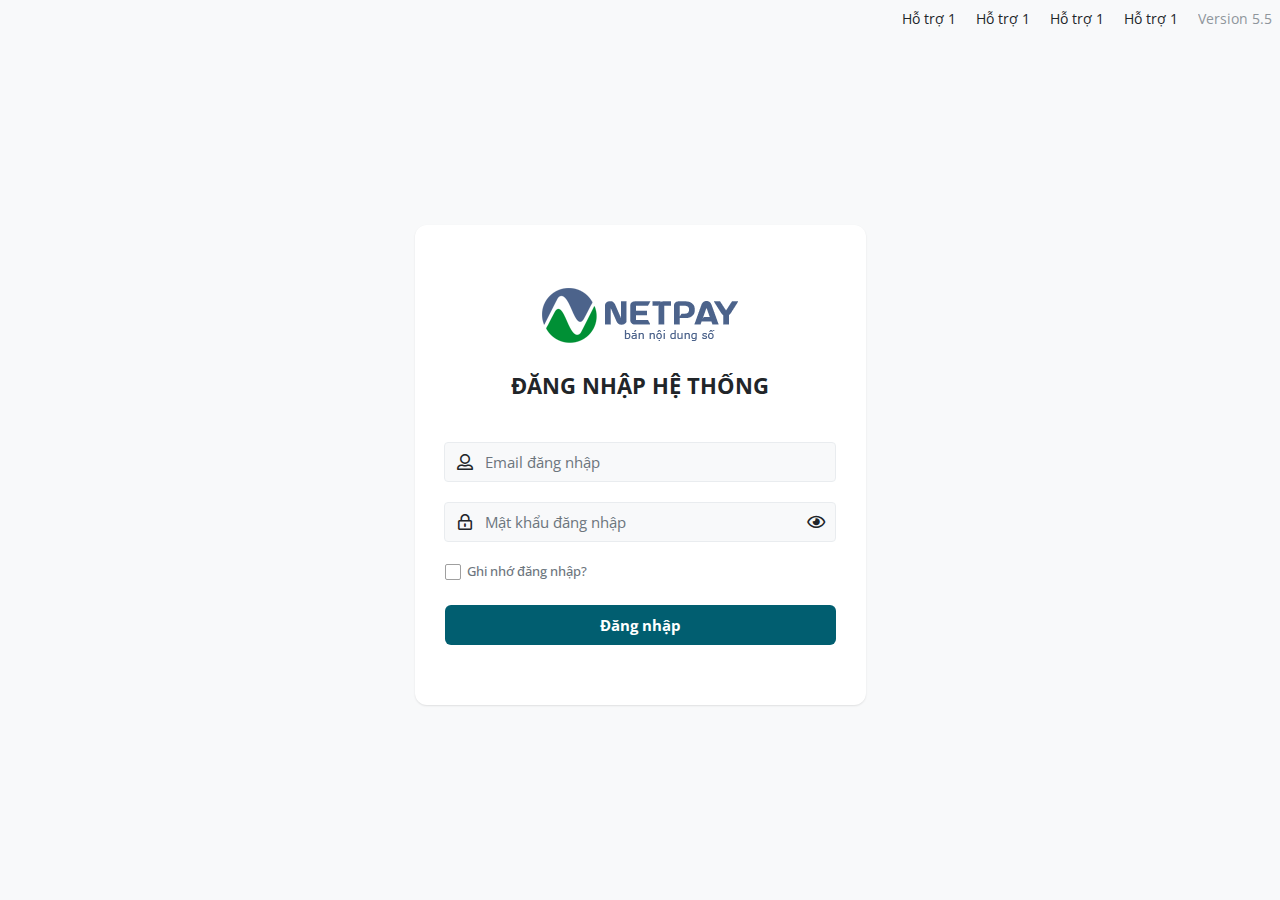
<file: dang-nhap.html>
<!DOCTYPE html>
<html lang="vi">
<head>
    <meta charset="UTF-8">
    <meta name="viewport"
          content="width=device-width, user-scalable=no, initial-scale=1.0, maximum-scale=1.0, minimum-scale=1.0">

    <title>Template Cpanel Hospital</title>
    <meta name="description" content="Template Cpanel Hospital">
    <meta name="author" content="">

    <meta property="og:title" content="Template Cpanel Hospital">
    <meta property="og:type" content="website">
    <meta property="og:url" content="">
    <meta property="og:description" content="Template Cpanel Hospital">
    <meta property="og:image" content="">

    <link rel="icon" href="./assets/images/favicon.png">
    <link rel="apple-touch-icon" href="./assets/images/favicon.png">
    <link rel="stylesheet" href="./assets/plugins/bootstrap/css/bootstrap.min.css">
    <link rel="stylesheet" href="./assets/plugins/select2/select2.min.css">
    <link rel="stylesheet" href="./assets/plugins/daterangepicker/daterangepicker.css">
    <link rel="stylesheet" href="./assets/fonts/fontawesome/css/all.min.css">
    <link rel="stylesheet" href="./assets/css/base.css">
    <link rel="stylesheet" href="./assets/css/style.css">
    <link rel="stylesheet" href="./assets/css/responsive.css">

    <style>
        :root {
            --primary-color: #015E70;
            --primary-hover: #00708c;
            --primary-rgb: 1, 94, 112;
            --secondary-color: #BB9A77;
            --secondary-hover: #a27b51;
            --secondary-rgb: 187, 154, 119;
        }
    </style>
</head>
<body class="pb-0">

<div class="page-login position-relative">
    <div class="login-header position-absolute zi-2 end-0 top-0">
        <div class="hstack gap-1">
            <a href="" class="login-header_item d-inline-block align-middle p-2">
                Hỗ trợ 1
            </a>
            <a href="" class="login-header_item d-inline-block align-middle p-2">
                Hỗ trợ 1
            </a>
            <a href="" class="login-header_item d-inline-block align-middle p-2">
                Hỗ trợ 1
            </a>
            <a href="" class="login-header_item d-inline-block align-middle p-2">
                Hỗ trợ 1
            </a>
            <span class="login-header_item opacity-75 text-muted d-inline-block align-middle p-2">
                Version 5.5
            </span>
        </div>
    </div>
    <div class="container">
        <div class="row justify-content-center align-items-center">
            <div class="col-lg-5">
                <div class="form-content">
                    <div class="form-heading">
                        <div class="logo mb-4">
                            <img src="./assets/images/logo.png" class="img-fluid" alt="">
                        </div>
                        <div class="title">
                            Đăng nhập hệ thống
                        </div>
                    </div>
                    <div class="form-inner">
                        <form action="">
                            <div class="input-group">
                                <span class="input-group-text">
                                    <i class="far fa-user-alt"></i>
                                </span>
                                <input type="text" class="form-control" placeholder="Email đăng nhập">
                                <div class="invalid-feedback">
                                    Vui lòng nhập email đăng nhập
                                </div>
                            </div>
                            <div class="input-group input-group_password">
                                <span class="input-group-text">
                                    <i class="far fa-lock-alt"></i>
                                </span>
                                <input type="password" class="form-control" id="password"
                                       placeholder="Mật khẩu đăng nhập">
                                <button class="btn buttonViewPassword" data-id="password" type="button"><i
                                        class="far fa-eye"></i>
                                </button>
                                <div class="invalid-feedback">
                                    Vui lòng nhập mật khẩu đăng nhập
                                </div>
                            </div>
                            <div class="input-group d-flex align-items-center justify-content-between">
                                <div class="form-inner_check">
                                    <label for="remember" class="theme-checkbox">
                                        <input type="checkbox" class="visually-hidden" id="remember">
                                        <span class="text-muted">Ghi nhớ đăng nhập?</span>
                                    </label>
                                </div>
                            </div>
                            <div class="text-center">
                                <button type="submit"
                                        class="button-theme button-theme_primary button-theme_large fw-bold">
                                    Đăng nhập
                                </button>
                            </div>
                        </form>
                    </div>
                </div>
            </div>
        </div>
    </div>
</div>

<script type="text/javascript" src="./assets/plugins/jquery.min.js"></script>
<script type="text/javascript" src="./assets/plugins/dragscroll.js"></script>
<script type="text/javascript"
        src="./assets/plugins/bootstrap/js/bootstrap.bundle.min.js"></script>
<script type="text/javascript" src="./assets/plugins/select2/select2.min.js"></script>
<script type="text/javascript" src="./assets/plugins/daterangepicker/moment.min.js"></script>
<script type="text/javascript" src="./assets/plugins/daterangepicker/daterangepicker.js"></script>
<script type="text/javascript" src="./assets/js/app.js"></script>
</body>
</html>
</file>
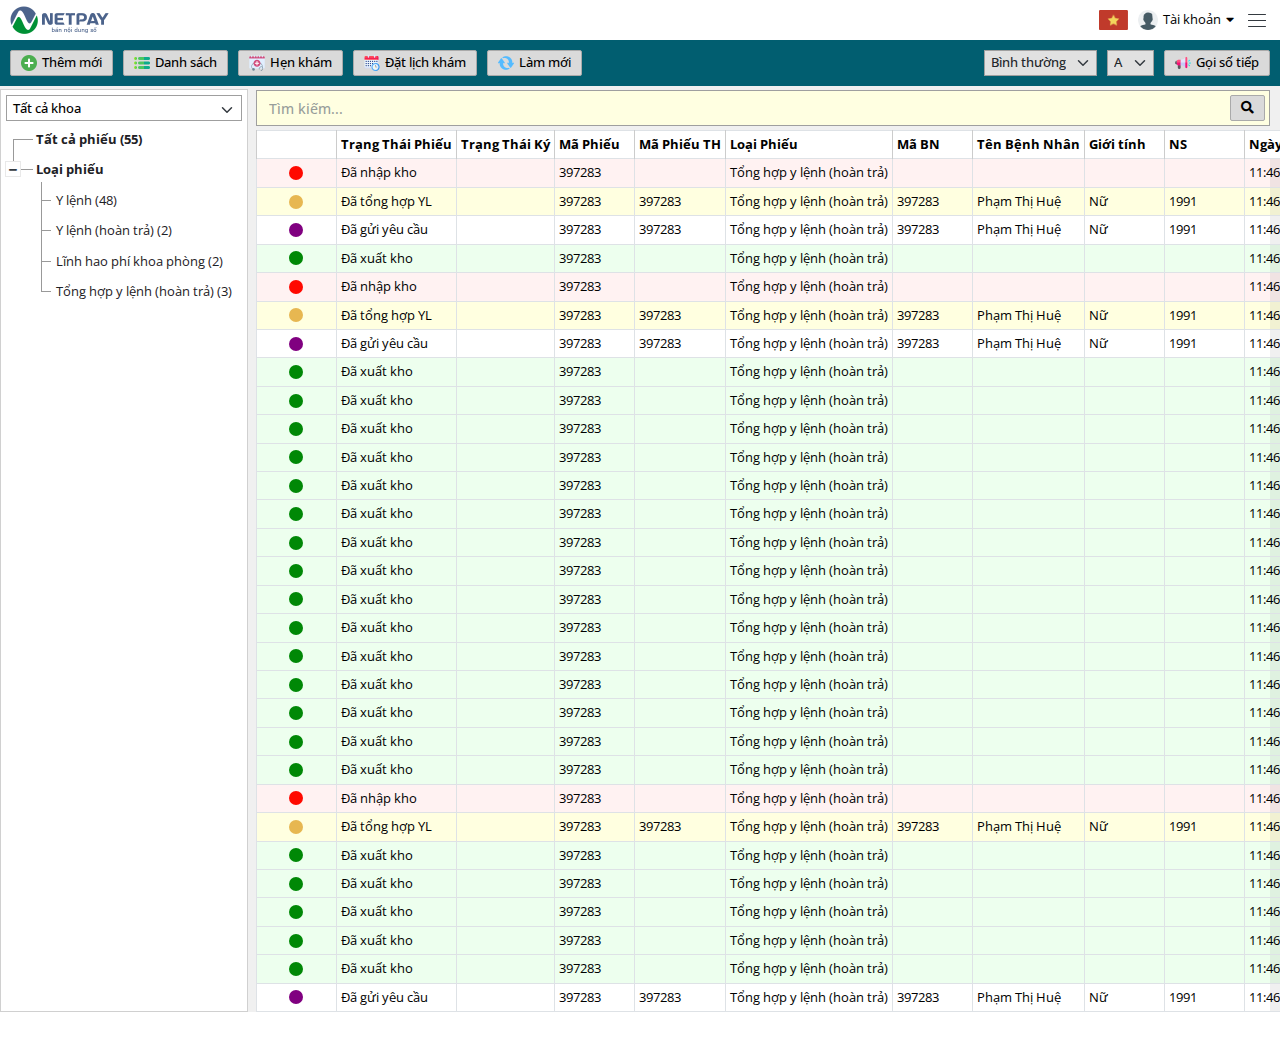
<file: hanh-chinh.html>
<!DOCTYPE html>
<html lang="vi">
<head>
	<meta charset="UTF-8">
	<meta name="viewport"
	      content="width=device-width, user-scalable=no, initial-scale=1.0, maximum-scale=1.0, minimum-scale=1.0">

	<title>Template Cpanel Hospital</title>
	<meta name="description" content="Template Cpanel Hospital">
	<meta name="author" content="">

	<meta property="og:title" content="Template Cpanel Hospital">
	<meta property="og:type" content="website">
	<meta property="og:url" content="">
	<meta property="og:description" content="Template Cpanel Hospital">
	<meta property="og:image" content="">

	<link rel="icon" href="./assets/images/favicon.png">
	<link rel="apple-touch-icon" href="./assets/images/favicon.png">
	<link rel="stylesheet" href="./assets/plugins/bootstrap/css/bootstrap.min.css">
	<link rel="stylesheet" href="./assets/plugins/select2/select2.min.css">
	<link rel="stylesheet" href="./assets/plugins/daterangepicker/daterangepicker.css">
	<link rel="stylesheet" href="./assets/fonts/fontawesome/css/all.min.css">
	<link rel="stylesheet" href="./assets/css/base.css">
	<link rel="stylesheet" href="./assets/css/style.css">
	<link rel="stylesheet" href="./assets/css/responsive.css">

	<style>
		:root {
			--primary-color: #015E70;
			--primary-hover: #00708c;
			--primary-rgb: 1, 94, 112;
			--secondary-color: #BB9A77;
			--secondary-hover: #a27b51;
			--secondary-rgb: 187, 154, 119;
		}
	</style>
</head>
<body>

<header id="header" class="header">
	<div class="container-fluid g-0">
		<div class="header-main hstack gap-10px">
			<div class="header-logo">
				<a href="./" class="d-inline-block align-items-center">
					<img src="./assets/images/logo.png" alt="">
				</a>
			</div>
			<div id="header-navigation" class="header-navigation">
				<ul>
					<li>
						<a class="active" href="./">
							<span><img src="./assets/images/icons/trang-chu.png" class="img-fluid" alt=""></span>
							Home
						</a>
					</li>
					<li>
						<a href="./">
							<span><img src="./assets/images/icons/don-tiep.png" class="img-fluid" alt=""></span>
							Đón tiếp
						</a>
					</li>
					<li>
						<a href="./">
							<span><img src="./assets/images/icons/kham-benh.png" class="img-fluid" alt=""></span>
							Khám bệnh
							<i class="fas fa-caret-down"></i>
						</a>
						<ul>
							<li>
								<a href="">
									Danh sách khám bệnh
								</a>
							</li>
							<li>
								<a href="">
									Danh sách khám bệnh
								</a>
							</li>
							<li>
								<a href="">
									Danh sách khám bệnh
								</a>
							</li>
							<li>
								<a href="">
									Danh sách khám bệnh
								</a>
							</li>
							<li>
								<a href="">
									Danh sách khám bệnh
								</a>
							</li>
						</ul>
					</li>
					<li>
						<a href="./">
							<span><img src="./assets/images/icons/lay-mau.png" class="img-fluid" alt=""></span>
							Lấy máu
							<i class="fas fa-caret-down"></i>
						</a>
						<ul>
							<li>
								<a href="">
									Danh sách khám bệnh
								</a>
							</li>
							<li>
								<a href="">
									Danh sách khám bệnh
								</a>
							</li>
							<li>
								<a href="">
									Danh sách khám bệnh
								</a>
							</li>
							<li>
								<a href="">
									Danh sách khám bệnh
								</a>
							</li>
							<li>
								<a href="">
									Danh sách khám bệnh
								</a>
							</li>
						</ul>
					</li>
					<li>
						<a href="./">
							<span><img src="./assets/images/icons/xet-nghiem.png" class="img-fluid" alt=""></span>
							Xét nghiệm
						</a>
					</li>
					<li>
						<a href="./">
							<span><img src="./assets/images/icons/ris.png" class="img-fluid" alt=""></span>
							RIS
						</a>
					</li>
					<li>
						<a href="./">
							<span><img src="./assets/images/icons/benh-nhan.png" class="img-fluid" alt=""></span>
							Bệnh nhân
						</a>
					</li>
					<li>
						<a href="./">
							<span><img src="./assets/images/icons/dieu-tri.png" class="img-fluid" alt=""></span>
							Điều trị
						</a>
					</li>
					<li>
						<a href="./">
							<span><img src="./assets/images/icons/nha-thuoc.png" class="img-fluid" alt=""></span>
							Nhà thuốc
						</a>
					</li>
					<li>
						<a href="./">
							<span><img src="./assets/images/icons/kho-thuoc.png" class="img-fluid" alt=""></span>
							Quản lý kho thuốc
						</a>
					</li>
					<li>
						<a href="./">
							<span><img src="./assets/images/icons/danh-muc.png" class="img-fluid" alt=""></span>
							Danh mục
						</a>
					</li>
					<li>
						<a href="./">
							<span><img src="./assets/images/icons/thu-ngan.png" class="img-fluid" alt=""></span>
							Thu ngân
						</a>
					</li>
					<li>
						<a href="./">
							<span><img src="./assets/images/icons/bao-hiem.png" class="img-fluid" alt=""></span>
							BHYT
						</a>
					</li>
					<li>
						<a href="./">
							<span><img src="./assets/images/icons/bao-cao.png" class="img-fluid" alt=""></span>
							Báo cáo
						</a>
					</li>
					<li>
						<a href="./">
							<span><img src="./assets/images/icons/he-thong.png" class="img-fluid" alt=""></span>
							Hệ thống
						</a>
					</li>
				</ul>
			</div>
			<div class="header-actions hstack gap-10px">
				<div class="header-language header-dropdown">
					<button type="button" class="link-default hstack gap-5px" data-bs-toggle="dropdown">
						<img src="./assets/images/language/vn.png" class="img-fluid" alt="">
					</button>
					<ul class="dropdown-menu dropdown-menu-end">
						<li>
							<a class="dropdown-item" href="#">
								<img src="./assets/images/language/vn.png" class="img-fluid" alt="">
								Tiếng Việt
							</a>
						</li>
						<li>
							<a class="dropdown-item" href="#">
								<img src="./assets/images/language/en.png" class="img-fluid" alt="">
								Tiếng Anh
							</a>
						</li>
						<li>
							<a class="dropdown-item" href="#">
								<img src="./assets/images/language/cn.png" class="img-fluid" alt="">
								Tiếng Trung
							</a>
						</li>
					</ul>
				</div>
				<div class="header-user header-dropdown">
					<button type="button" class="link-default hstack gap-5px" data-bs-toggle="dropdown">
						<img src="./assets/images/user/avatar.png" class="img-fluid" alt="">
						Tài khoản
						<i class="fas fa-caret-down"></i>
					</button>
					<ul class="dropdown-menu dropdown-menu-end">
						<li>
							<a class="dropdown-item" href="#">
								Đăng nhập
							</a>
						</li>
						<li>
							<a class="dropdown-item" href="#">
								Đăng ký
							</a>
						</li>
						<li>
							<a class="dropdown-item" href="#">
								Thông tin tài khoản
							</a>
						</li>
						<li>
							<a class="dropdown-item" href="#">
								Đổi mật khẩu
							</a>
						</li>
					</ul>
				</div>
			</div>
			<div class="header-hamburger">
				<button type="button" class="hamburger-button" id="hamburger-button">
					<span></span>
					<span></span>
					<span></span>
					<span></span>
				</button>
			</div>
			<div class="header-overlay" id="header-overlay"></div>
		</div>
	</div>
</header>
<div id="main" class="main">
	<div class="section-buttons">
		<div class="container-fluid g-0">
			<div class="section-buttons_list hstack gap-15px justify-content-between">
				<div class="section-buttons_list__item hstack gap-10px">
					<a href="" class="button-theme button-theme_light">
						<img src="./assets/images/icons/icon-plus.png" class="img-fluid" alt="">
						Thêm mới
					</a>
					<a href="" class="button-theme button-theme_light">
						<img src="./assets/images/icons/icon-list.png" class="img-fluid" alt="">
						Danh sách
					</a>
					<a href="" class="button-theme button-theme_light">
						<img src="./assets/images/icons/icon-medical-appointment.png" class="img-fluid" alt="">
						Hẹn khám
					</a>
					<a href="" class="button-theme button-theme_light">
						<img src="./assets/images/icons/icon-calendar.png" class="img-fluid" alt="">
						Đặt lịch khám
					</a>
					<a href="" class="button-theme button-theme_light">
						<img src="./assets/images/icons/icon-refresh.png" class="img-fluid" alt="">
						Làm mới
					</a>
				</div>
				<div class="section-buttons_list__item hstack gap-10px">
					<div class="box-form">
						<select name="" class="form-select theme-input" id="">
							<option value="">Bình thường</option>
							<option value="">Ưu tiên</option>
						</select>
					</div>
					<div class="box-form">
						<select name="" class="form-select theme-input" id="">
							<option value="">A</option>
							<option value="">B</option>
							<option value="">C</option>
							<option value="">D</option>
						</select>
					</div>
					<div class="box-form">
						<button type="button" class="button-theme button-theme_light">
							<img src="./assets/images/icons/icon-loa.png" class="img-fluid" alt="">
							Gọi số tiếp
						</button>
					</div>
				</div>
			</div>
		</div>
	</div>
	<div class="section-main section-checkup">
		<div class="container-fluid g-0 vstack">
			<div class="row g-2 g-xl-2 flex-fill flex-lg-row flex-column-reverse">
				<div class="col-xl-20 vstack">
					<div class="section-sidebar vstack">
						<div class="section-tab vstack flex-fill">
							<div class="tab-inner vstack flex-fill gap-5px">
								<div class="theme-form">
									<select data-placeholder-search="Tìm kiếm tên tỉnh/TP" name=""
									        class="form-select theme-input theme-input_white initSelect2"
									        id="">
										<option value="">
											Tất cả khoa
										</option>
										<option value="">
											khoa 1
										</option>
										<option value="">
											khoa 2
										</option>
										<option value="">
											khoa 3
										</option>
										<option value="">
											khoa 4
										</option>
										<option value="">
											khoa 5
										</option>
										<option value="">
											khoa 6
										</option>
										<option value="">
											khoa 7
										</option>
										<option value="">
											khoa 8
										</option>
										<option value="">
											...
										</option>
									</select>
								</div>
								<div class="theme-tree" id="initTree">
									<ul class="list-unstyled mb-0">
										<li>
											<a href="">Tất cả phiếu (55)</a>
										</li>
										<li>
											<span class="expanded-tree">
												<i class="fas fa-minus"></i>
											</span>
											<a href="">Loại phiếu</a>
											<ul>
												<li>
													<a href="">Y lệnh (48)</a>
												</li>
												<li>
													<a href="">Y lệnh (hoàn trả) (2)</a>
												</li>
												<li>
													<a href="">Lĩnh hao phí khoa phòng (2)</a>
												</li>
												<li>
													<a href="">Tổng hợp y lệnh (hoàn trả) (3)</a>
												</li>
											</ul>
										</li>
									</ul>
								</div>
							</div>
						</div>
					</div>
				</div>
				<div class="col-xl-80">
					<div class="pt-1">
						<div class="theme-form">
							<div class="theme-form_button w-100">
								<input placeholder="Tìm kiếm..." type="text" required=""
								       class="form-control theme-input">
								<button type="submit" class="button-theme button-theme_light">
									<i class="fas fa-search"></i>
								</button>
							</div>
						</div>
						<div class="section-table w-100 m-0 mt-1">
							<div class="theme-table dragscroll">
								<table class="table table-bordered table-hover table-white align-middle">
									<thead>
									<tr>
										<th class="table-column-maxw50"></th>
										<th>Trạng Thái Phiếu</th>
										<th>Trạng Thái Ký</th>
										<th>Mã Phiếu</th>
										<th>Mã Phiếu TH</th>
										<th>Loại Phiếu</th>
										<th>Mã BN</th>
										<th>Tên Bệnh Nhân</th>
										<th>Giới tính</th>
										<th>NS</th>
										<th>Ngày Chỉ Định</th>
										<th>Ngày Chỉ Định</th>
										<th>Ngày Chỉ Định</th>
										<th>Ngày Chỉ Định</th>
										<th>Ngày Chỉ Định</th>
										<th>Ngày Chỉ Định</th>
									</tr>
									</thead>
									<tbody>
									<tr class="table-circle_2">
										<td>
											<div class="table-circle"></div>
										</td>
										<td>
											Đã nhập kho
										</td>
										<td></td>
										<td>397283</td>
										<td></td>
										<td class="text-nowrap">
											Tổng hợp y lệnh (hoàn trả)
										</td>
										<td></td>
										<td></td>
										<td></td>
										<td></td>
										<td class="text-nowrap">
											11:46 04/08/2023
										</td>
										<td class="text-nowrap">
											11:46 04/08/2023
										</td>
										<td class="text-nowrap">
											11:46 04/08/2023
										</td>
										<td class="text-nowrap">
											11:46 04/08/2023
										</td>
										<td class="text-nowrap">
											11:46 04/08/2023
										</td>
										<td class="text-nowrap">
											11:46 04/08/2023
										</td>
									</tr>
									<tr class="table-circle_3">
										<td>
											<div class="table-circle"></div>
										</td>
										<td>
											Đã tổng hợp YL
										</td>
										<td></td>
										<td>397283</td>
										<td>397283</td>
										<td class="text-nowrap">
											Tổng hợp y lệnh (hoàn trả)
										</td>
										<td>397283</td>
										<td>Phạm Thị Huệ</td>
										<td>Nữ</td>
										<td>1991</td>
										<td class="text-nowrap">
											11:46 04/08/2023
										</td>
										<td class="text-nowrap">
											11:46 04/08/2023
										</td>
										<td class="text-nowrap">
											11:46 04/08/2023
										</td>
										<td class="text-nowrap">
											11:46 04/08/2023
										</td>
										<td class="text-nowrap">
											11:46 04/08/2023
										</td>
										<td class="text-nowrap">
											11:46 04/08/2023
										</td>
									</tr>
									<tr class="table-circle_4">
										<td>
											<div class="table-circle"></div>
										</td>
										<td>
											Đã gửi yêu cầu
										</td>
										<td></td>
										<td>397283</td>
										<td>397283</td>
										<td class="text-nowrap">
											Tổng hợp y lệnh (hoàn trả)
										</td>
										<td>397283</td>
										<td>Phạm Thị Huệ</td>
										<td>Nữ</td>
										<td>1991</td>
										<td class="text-nowrap">
											11:46 04/08/2023
										</td>
										<td class="text-nowrap">
											11:46 04/08/2023
										</td>
										<td class="text-nowrap">
											11:46 04/08/2023
										</td>
										<td class="text-nowrap">
											11:46 04/08/2023
										</td>
										<td class="text-nowrap">
											11:46 04/08/2023
										</td>
										<td class="text-nowrap">
											11:46 04/08/2023
										</td>
									</tr>
									<tr class="table-circle_1">
										<td>
											<div class="table-circle"></div>
										</td>
										<td>
											Đã xuất kho
										</td>
										<td></td>
										<td>397283</td>
										<td></td>
										<td class="text-nowrap">
											Tổng hợp y lệnh (hoàn trả)
										</td>
										<td></td>
										<td></td>
										<td></td>
										<td></td>
										<td class="text-nowrap">
											11:46 04/08/2023
										</td>
										<td class="text-nowrap">
											11:46 04/08/2023
										</td>
										<td class="text-nowrap">
											11:46 04/08/2023
										</td>
										<td class="text-nowrap">
											11:46 04/08/2023
										</td>
										<td class="text-nowrap">
											11:46 04/08/2023
										</td>
										<td class="text-nowrap">
											11:46 04/08/2023
										</td>
									</tr>
									<tr class="table-circle_2">
										<td>
											<div class="table-circle"></div>
										</td>
										<td>
											Đã nhập kho
										</td>
										<td></td>
										<td>397283</td>
										<td></td>
										<td class="text-nowrap">
											Tổng hợp y lệnh (hoàn trả)
										</td>
										<td></td>
										<td></td>
										<td></td>
										<td></td>
										<td class="text-nowrap">
											11:46 04/08/2023
										</td>
										<td class="text-nowrap">
											11:46 04/08/2023
										</td>
										<td class="text-nowrap">
											11:46 04/08/2023
										</td>
										<td class="text-nowrap">
											11:46 04/08/2023
										</td>
										<td class="text-nowrap">
											11:46 04/08/2023
										</td>
										<td class="text-nowrap">
											11:46 04/08/2023
										</td>
									</tr>
									<tr class="table-circle_3">
										<td>
											<div class="table-circle"></div>
										</td>
										<td>
											Đã tổng hợp YL
										</td>
										<td></td>
										<td>397283</td>
										<td>397283</td>
										<td class="text-nowrap">
											Tổng hợp y lệnh (hoàn trả)
										</td>
										<td>397283</td>
										<td>Phạm Thị Huệ</td>
										<td>Nữ</td>
										<td>1991</td>
										<td class="text-nowrap">
											11:46 04/08/2023
										</td>
										<td class="text-nowrap">
											11:46 04/08/2023
										</td>
										<td class="text-nowrap">
											11:46 04/08/2023
										</td>
										<td class="text-nowrap">
											11:46 04/08/2023
										</td>
										<td class="text-nowrap">
											11:46 04/08/2023
										</td>
										<td class="text-nowrap">
											11:46 04/08/2023
										</td>
									</tr>
									<tr class="table-circle_4">
										<td>
											<div class="table-circle"></div>
										</td>
										<td>
											Đã gửi yêu cầu
										</td>
										<td></td>
										<td>397283</td>
										<td>397283</td>
										<td class="text-nowrap">
											Tổng hợp y lệnh (hoàn trả)
										</td>
										<td>397283</td>
										<td>Phạm Thị Huệ</td>
										<td>Nữ</td>
										<td>1991</td>
										<td class="text-nowrap">
											11:46 04/08/2023
										</td>
										<td class="text-nowrap">
											11:46 04/08/2023
										</td>
										<td class="text-nowrap">
											11:46 04/08/2023
										</td>
										<td class="text-nowrap">
											11:46 04/08/2023
										</td>
										<td class="text-nowrap">
											11:46 04/08/2023
										</td>
										<td class="text-nowrap">
											11:46 04/08/2023
										</td>
									</tr>
									<tr class="table-circle_1">
										<td>
											<div class="table-circle"></div>
										</td>
										<td>
											Đã xuất kho
										</td>
										<td></td>
										<td>397283</td>
										<td></td>
										<td class="text-nowrap">
											Tổng hợp y lệnh (hoàn trả)
										</td>
										<td></td>
										<td></td>
										<td></td>
										<td></td>
										<td class="text-nowrap">
											11:46 04/08/2023
										</td>
										<td class="text-nowrap">
											11:46 04/08/2023
										</td>
										<td class="text-nowrap">
											11:46 04/08/2023
										</td>
										<td class="text-nowrap">
											11:46 04/08/2023
										</td>
										<td class="text-nowrap">
											11:46 04/08/2023
										</td>
										<td class="text-nowrap">
											11:46 04/08/2023
										</td>
									</tr>
									<tr class="table-circle_1">
										<td>
											<div class="table-circle"></div>
										</td>
										<td>
											Đã xuất kho
										</td>
										<td></td>
										<td>397283</td>
										<td></td>
										<td class="text-nowrap">
											Tổng hợp y lệnh (hoàn trả)
										</td>
										<td></td>
										<td></td>
										<td></td>
										<td></td>
										<td class="text-nowrap">
											11:46 04/08/2023
										</td>
										<td class="text-nowrap">
											11:46 04/08/2023
										</td>
										<td class="text-nowrap">
											11:46 04/08/2023
										</td>
										<td class="text-nowrap">
											11:46 04/08/2023
										</td>
										<td class="text-nowrap">
											11:46 04/08/2023
										</td>
										<td class="text-nowrap">
											11:46 04/08/2023
										</td>
									</tr>
									<tr class="table-circle_1">
										<td>
											<div class="table-circle"></div>
										</td>
										<td>
											Đã xuất kho
										</td>
										<td></td>
										<td>397283</td>
										<td></td>
										<td class="text-nowrap">
											Tổng hợp y lệnh (hoàn trả)
										</td>
										<td></td>
										<td></td>
										<td></td>
										<td></td>
										<td class="text-nowrap">
											11:46 04/08/2023
										</td>
										<td class="text-nowrap">
											11:46 04/08/2023
										</td>
										<td class="text-nowrap">
											11:46 04/08/2023
										</td>
										<td class="text-nowrap">
											11:46 04/08/2023
										</td>
										<td class="text-nowrap">
											11:46 04/08/2023
										</td>
										<td class="text-nowrap">
											11:46 04/08/2023
										</td>
									</tr>
									<tr class="table-circle_1">
										<td>
											<div class="table-circle"></div>
										</td>
										<td>
											Đã xuất kho
										</td>
										<td></td>
										<td>397283</td>
										<td></td>
										<td class="text-nowrap">
											Tổng hợp y lệnh (hoàn trả)
										</td>
										<td></td>
										<td></td>
										<td></td>
										<td></td>
										<td class="text-nowrap">
											11:46 04/08/2023
										</td>
										<td class="text-nowrap">
											11:46 04/08/2023
										</td>
										<td class="text-nowrap">
											11:46 04/08/2023
										</td>
										<td class="text-nowrap">
											11:46 04/08/2023
										</td>
										<td class="text-nowrap">
											11:46 04/08/2023
										</td>
										<td class="text-nowrap">
											11:46 04/08/2023
										</td>
									</tr>
									<tr class="table-circle_1">
										<td>
											<div class="table-circle"></div>
										</td>
										<td>
											Đã xuất kho
										</td>
										<td></td>
										<td>397283</td>
										<td></td>
										<td class="text-nowrap">
											Tổng hợp y lệnh (hoàn trả)
										</td>
										<td></td>
										<td></td>
										<td></td>
										<td></td>
										<td class="text-nowrap">
											11:46 04/08/2023
										</td>
										<td class="text-nowrap">
											11:46 04/08/2023
										</td>
										<td class="text-nowrap">
											11:46 04/08/2023
										</td>
										<td class="text-nowrap">
											11:46 04/08/2023
										</td>
										<td class="text-nowrap">
											11:46 04/08/2023
										</td>
										<td class="text-nowrap">
											11:46 04/08/2023
										</td>
									</tr>
									<tr class="table-circle_1">
										<td>
											<div class="table-circle"></div>
										</td>
										<td>
											Đã xuất kho
										</td>
										<td></td>
										<td>397283</td>
										<td></td>
										<td class="text-nowrap">
											Tổng hợp y lệnh (hoàn trả)
										</td>
										<td></td>
										<td></td>
										<td></td>
										<td></td>
										<td class="text-nowrap">
											11:46 04/08/2023
										</td>
										<td class="text-nowrap">
											11:46 04/08/2023
										</td>
										<td class="text-nowrap">
											11:46 04/08/2023
										</td>
										<td class="text-nowrap">
											11:46 04/08/2023
										</td>
										<td class="text-nowrap">
											11:46 04/08/2023
										</td>
										<td class="text-nowrap">
											11:46 04/08/2023
										</td>
									</tr>
									<tr class="table-circle_1">
										<td>
											<div class="table-circle"></div>
										</td>
										<td>
											Đã xuất kho
										</td>
										<td></td>
										<td>397283</td>
										<td></td>
										<td class="text-nowrap">
											Tổng hợp y lệnh (hoàn trả)
										</td>
										<td></td>
										<td></td>
										<td></td>
										<td></td>
										<td class="text-nowrap">
											11:46 04/08/2023
										</td>
										<td class="text-nowrap">
											11:46 04/08/2023
										</td>
										<td class="text-nowrap">
											11:46 04/08/2023
										</td>
										<td class="text-nowrap">
											11:46 04/08/2023
										</td>
										<td class="text-nowrap">
											11:46 04/08/2023
										</td>
										<td class="text-nowrap">
											11:46 04/08/2023
										</td>
									</tr>
									<tr class="table-circle_1">
										<td>
											<div class="table-circle"></div>
										</td>
										<td>
											Đã xuất kho
										</td>
										<td></td>
										<td>397283</td>
										<td></td>
										<td class="text-nowrap">
											Tổng hợp y lệnh (hoàn trả)
										</td>
										<td></td>
										<td></td>
										<td></td>
										<td></td>
										<td class="text-nowrap">
											11:46 04/08/2023
										</td>
										<td class="text-nowrap">
											11:46 04/08/2023
										</td>
										<td class="text-nowrap">
											11:46 04/08/2023
										</td>
										<td class="text-nowrap">
											11:46 04/08/2023
										</td>
										<td class="text-nowrap">
											11:46 04/08/2023
										</td>
										<td class="text-nowrap">
											11:46 04/08/2023
										</td>
									</tr>
									<tr class="table-circle_1">
										<td>
											<div class="table-circle"></div>
										</td>
										<td>
											Đã xuất kho
										</td>
										<td></td>
										<td>397283</td>
										<td></td>
										<td class="text-nowrap">
											Tổng hợp y lệnh (hoàn trả)
										</td>
										<td></td>
										<td></td>
										<td></td>
										<td></td>
										<td class="text-nowrap">
											11:46 04/08/2023
										</td>
										<td class="text-nowrap">
											11:46 04/08/2023
										</td>
										<td class="text-nowrap">
											11:46 04/08/2023
										</td>
										<td class="text-nowrap">
											11:46 04/08/2023
										</td>
										<td class="text-nowrap">
											11:46 04/08/2023
										</td>
										<td class="text-nowrap">
											11:46 04/08/2023
										</td>
									</tr>
									<tr class="table-circle_1">
										<td>
											<div class="table-circle"></div>
										</td>
										<td>
											Đã xuất kho
										</td>
										<td></td>
										<td>397283</td>
										<td></td>
										<td class="text-nowrap">
											Tổng hợp y lệnh (hoàn trả)
										</td>
										<td></td>
										<td></td>
										<td></td>
										<td></td>
										<td class="text-nowrap">
											11:46 04/08/2023
										</td>
										<td class="text-nowrap">
											11:46 04/08/2023
										</td>
										<td class="text-nowrap">
											11:46 04/08/2023
										</td>
										<td class="text-nowrap">
											11:46 04/08/2023
										</td>
										<td class="text-nowrap">
											11:46 04/08/2023
										</td>
										<td class="text-nowrap">
											11:46 04/08/2023
										</td>
									</tr>
									<tr class="table-circle_1">
										<td>
											<div class="table-circle"></div>
										</td>
										<td>
											Đã xuất kho
										</td>
										<td></td>
										<td>397283</td>
										<td></td>
										<td class="text-nowrap">
											Tổng hợp y lệnh (hoàn trả)
										</td>
										<td></td>
										<td></td>
										<td></td>
										<td></td>
										<td class="text-nowrap">
											11:46 04/08/2023
										</td>
										<td class="text-nowrap">
											11:46 04/08/2023
										</td>
										<td class="text-nowrap">
											11:46 04/08/2023
										</td>
										<td class="text-nowrap">
											11:46 04/08/2023
										</td>
										<td class="text-nowrap">
											11:46 04/08/2023
										</td>
										<td class="text-nowrap">
											11:46 04/08/2023
										</td>
									</tr>
									<tr class="table-circle_1">
										<td>
											<div class="table-circle"></div>
										</td>
										<td>
											Đã xuất kho
										</td>
										<td></td>
										<td>397283</td>
										<td></td>
										<td class="text-nowrap">
											Tổng hợp y lệnh (hoàn trả)
										</td>
										<td></td>
										<td></td>
										<td></td>
										<td></td>
										<td class="text-nowrap">
											11:46 04/08/2023
										</td>
										<td class="text-nowrap">
											11:46 04/08/2023
										</td>
										<td class="text-nowrap">
											11:46 04/08/2023
										</td>
										<td class="text-nowrap">
											11:46 04/08/2023
										</td>
										<td class="text-nowrap">
											11:46 04/08/2023
										</td>
										<td class="text-nowrap">
											11:46 04/08/2023
										</td>
									</tr>
									<tr class="table-circle_1">
										<td>
											<div class="table-circle"></div>
										</td>
										<td>
											Đã xuất kho
										</td>
										<td></td>
										<td>397283</td>
										<td></td>
										<td class="text-nowrap">
											Tổng hợp y lệnh (hoàn trả)
										</td>
										<td></td>
										<td></td>
										<td></td>
										<td></td>
										<td class="text-nowrap">
											11:46 04/08/2023
										</td>
										<td class="text-nowrap">
											11:46 04/08/2023
										</td>
										<td class="text-nowrap">
											11:46 04/08/2023
										</td>
										<td class="text-nowrap">
											11:46 04/08/2023
										</td>
										<td class="text-nowrap">
											11:46 04/08/2023
										</td>
										<td class="text-nowrap">
											11:46 04/08/2023
										</td>
									</tr>
									<tr class="table-circle_1">
										<td>
											<div class="table-circle"></div>
										</td>
										<td>
											Đã xuất kho
										</td>
										<td></td>
										<td>397283</td>
										<td></td>
										<td class="text-nowrap">
											Tổng hợp y lệnh (hoàn trả)
										</td>
										<td></td>
										<td></td>
										<td></td>
										<td></td>
										<td class="text-nowrap">
											11:46 04/08/2023
										</td>
										<td class="text-nowrap">
											11:46 04/08/2023
										</td>
										<td class="text-nowrap">
											11:46 04/08/2023
										</td>
										<td class="text-nowrap">
											11:46 04/08/2023
										</td>
										<td class="text-nowrap">
											11:46 04/08/2023
										</td>
										<td class="text-nowrap">
											11:46 04/08/2023
										</td>
									</tr>
									<tr class="table-circle_1">
										<td>
											<div class="table-circle"></div>
										</td>
										<td>
											Đã xuất kho
										</td>
										<td></td>
										<td>397283</td>
										<td></td>
										<td class="text-nowrap">
											Tổng hợp y lệnh (hoàn trả)
										</td>
										<td></td>
										<td></td>
										<td></td>
										<td></td>
										<td class="text-nowrap">
											11:46 04/08/2023
										</td>
										<td class="text-nowrap">
											11:46 04/08/2023
										</td>
										<td class="text-nowrap">
											11:46 04/08/2023
										</td>
										<td class="text-nowrap">
											11:46 04/08/2023
										</td>
										<td class="text-nowrap">
											11:46 04/08/2023
										</td>
										<td class="text-nowrap">
											11:46 04/08/2023
										</td>
									</tr>
									<tr class="table-circle_2">
										<td>
											<div class="table-circle"></div>
										</td>
										<td>
											Đã nhập kho
										</td>
										<td></td>
										<td>397283</td>
										<td></td>
										<td class="text-nowrap">
											Tổng hợp y lệnh (hoàn trả)
										</td>
										<td></td>
										<td></td>
										<td></td>
										<td></td>
										<td class="text-nowrap">
											11:46 04/08/2023
										</td>
										<td class="text-nowrap">
											11:46 04/08/2023
										</td>
										<td class="text-nowrap">
											11:46 04/08/2023
										</td>
										<td class="text-nowrap">
											11:46 04/08/2023
										</td>
										<td class="text-nowrap">
											11:46 04/08/2023
										</td>
										<td class="text-nowrap">
											11:46 04/08/2023
										</td>
									</tr>
									<tr class="table-circle_3">
										<td>
											<div class="table-circle"></div>
										</td>
										<td>
											Đã tổng hợp YL
										</td>
										<td></td>
										<td>397283</td>
										<td>397283</td>
										<td class="text-nowrap">
											Tổng hợp y lệnh (hoàn trả)
										</td>
										<td>397283</td>
										<td>Phạm Thị Huệ</td>
										<td>Nữ</td>
										<td>1991</td>
										<td class="text-nowrap">
											11:46 04/08/2023
										</td>
										<td class="text-nowrap">
											11:46 04/08/2023
										</td>
										<td class="text-nowrap">
											11:46 04/08/2023
										</td>
										<td class="text-nowrap">
											11:46 04/08/2023
										</td>
										<td class="text-nowrap">
											11:46 04/08/2023
										</td>
										<td class="text-nowrap">
											11:46 04/08/2023
										</td>
									</tr>
									<tr class="table-circle_1">
										<td>
											<div class="table-circle"></div>
										</td>
										<td>
											Đã xuất kho
										</td>
										<td></td>
										<td>397283</td>
										<td></td>
										<td class="text-nowrap">
											Tổng hợp y lệnh (hoàn trả)
										</td>
										<td></td>
										<td></td>
										<td></td>
										<td></td>
										<td class="text-nowrap">
											11:46 04/08/2023
										</td>
										<td class="text-nowrap">
											11:46 04/08/2023
										</td>
										<td class="text-nowrap">
											11:46 04/08/2023
										</td>
										<td class="text-nowrap">
											11:46 04/08/2023
										</td>
										<td class="text-nowrap">
											11:46 04/08/2023
										</td>
										<td class="text-nowrap">
											11:46 04/08/2023
										</td>
									</tr>
									<tr class="table-circle_1">
										<td>
											<div class="table-circle"></div>
										</td>
										<td>
											Đã xuất kho
										</td>
										<td></td>
										<td>397283</td>
										<td></td>
										<td class="text-nowrap">
											Tổng hợp y lệnh (hoàn trả)
										</td>
										<td></td>
										<td></td>
										<td></td>
										<td></td>
										<td class="text-nowrap">
											11:46 04/08/2023
										</td>
										<td class="text-nowrap">
											11:46 04/08/2023
										</td>
										<td class="text-nowrap">
											11:46 04/08/2023
										</td>
										<td class="text-nowrap">
											11:46 04/08/2023
										</td>
										<td class="text-nowrap">
											11:46 04/08/2023
										</td>
										<td class="text-nowrap">
											11:46 04/08/2023
										</td>
									</tr>
									<tr class="table-circle_1">
										<td>
											<div class="table-circle"></div>
										</td>
										<td>
											Đã xuất kho
										</td>
										<td></td>
										<td>397283</td>
										<td></td>
										<td class="text-nowrap">
											Tổng hợp y lệnh (hoàn trả)
										</td>
										<td></td>
										<td></td>
										<td></td>
										<td></td>
										<td class="text-nowrap">
											11:46 04/08/2023
										</td>
										<td class="text-nowrap">
											11:46 04/08/2023
										</td>
										<td class="text-nowrap">
											11:46 04/08/2023
										</td>
										<td class="text-nowrap">
											11:46 04/08/2023
										</td>
										<td class="text-nowrap">
											11:46 04/08/2023
										</td>
										<td class="text-nowrap">
											11:46 04/08/2023
										</td>
									</tr>
									<tr class="table-circle_1">
										<td>
											<div class="table-circle"></div>
										</td>
										<td>
											Đã xuất kho
										</td>
										<td></td>
										<td>397283</td>
										<td></td>
										<td class="text-nowrap">
											Tổng hợp y lệnh (hoàn trả)
										</td>
										<td></td>
										<td></td>
										<td></td>
										<td></td>
										<td class="text-nowrap">
											11:46 04/08/2023
										</td>
										<td class="text-nowrap">
											11:46 04/08/2023
										</td>
										<td class="text-nowrap">
											11:46 04/08/2023
										</td>
										<td class="text-nowrap">
											11:46 04/08/2023
										</td>
										<td class="text-nowrap">
											11:46 04/08/2023
										</td>
										<td class="text-nowrap">
											11:46 04/08/2023
										</td>
									</tr>
									<tr class="table-circle_1">
										<td>
											<div class="table-circle"></div>
										</td>
										<td>
											Đã xuất kho
										</td>
										<td></td>
										<td>397283</td>
										<td></td>
										<td class="text-nowrap">
											Tổng hợp y lệnh (hoàn trả)
										</td>
										<td></td>
										<td></td>
										<td></td>
										<td></td>
										<td class="text-nowrap">
											11:46 04/08/2023
										</td>
										<td class="text-nowrap">
											11:46 04/08/2023
										</td>
										<td class="text-nowrap">
											11:46 04/08/2023
										</td>
										<td class="text-nowrap">
											11:46 04/08/2023
										</td>
										<td class="text-nowrap">
											11:46 04/08/2023
										</td>
										<td class="text-nowrap">
											11:46 04/08/2023
										</td>
									</tr>
									<tr class="table-circle_4">
										<td>
											<div class="table-circle"></div>
										</td>
										<td>
											Đã gửi yêu cầu
										</td>
										<td></td>
										<td>397283</td>
										<td>397283</td>
										<td class="text-nowrap">
											Tổng hợp y lệnh (hoàn trả)
										</td>
										<td>397283</td>
										<td>Phạm Thị Huệ</td>
										<td>Nữ</td>
										<td>1991</td>
										<td class="text-nowrap">
											11:46 04/08/2023
										</td>
										<td class="text-nowrap">
											11:46 04/08/2023
										</td>
										<td class="text-nowrap">
											11:46 04/08/2023
										</td>
										<td class="text-nowrap">
											11:46 04/08/2023
										</td>
										<td class="text-nowrap">
											11:46 04/08/2023
										</td>
										<td class="text-nowrap">
											11:46 04/08/2023
										</td>
									</tr>
									</tbody>
								</table>
							</div>
						</div>
					</div>
				</div>
			</div>
		</div>
	</div>
</div>

<script type="text/javascript" src="./assets/plugins/jquery.min.js"></script>
<script type="text/javascript" src="./assets/plugins/dragscroll.js"></script>
<script type="text/javascript"
        src="./assets/plugins/bootstrap/js/bootstrap.bundle.min.js"></script>
<script type="text/javascript" src="./assets/plugins/select2/select2.min.js"></script>
<script type="text/javascript" src="./assets/plugins/daterangepicker/moment.min.js"></script>
<script type="text/javascript" src="./assets/plugins/daterangepicker/daterangepicker.js"></script>
<script type="text/javascript" src="./assets/js/app.js"></script>
</body>
</html>
</file>
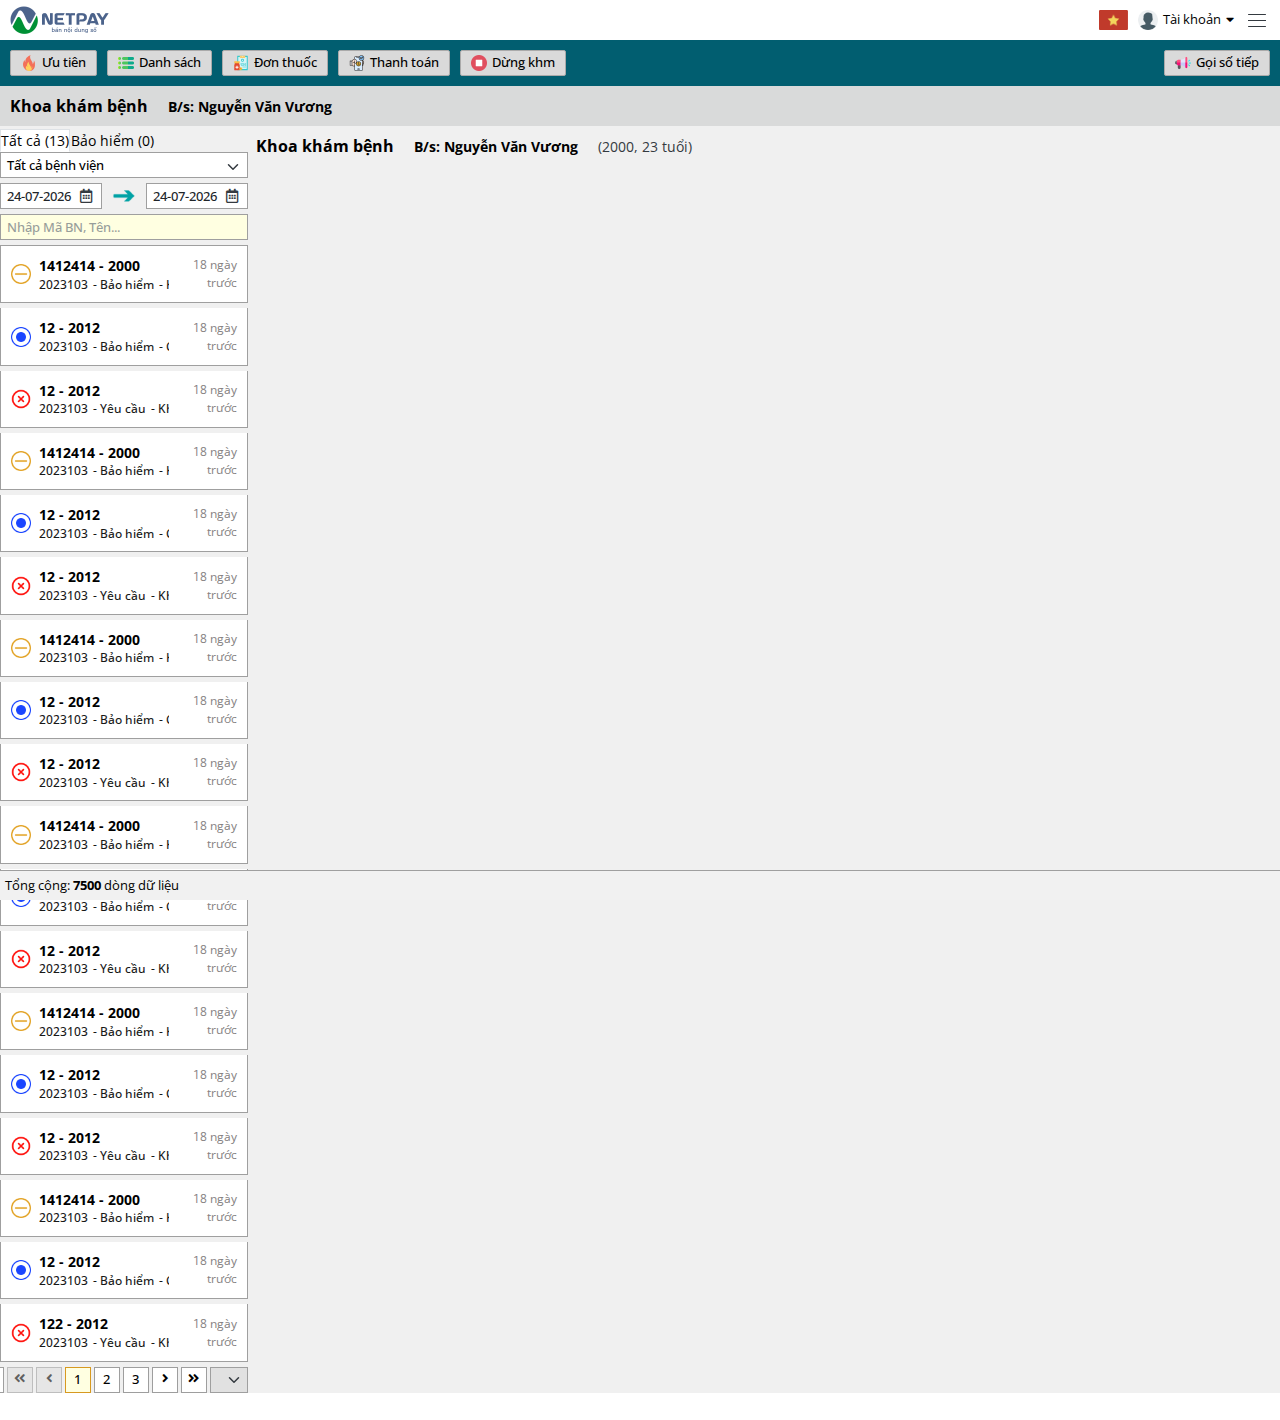
<file: kham-benh-default.html>
<!DOCTYPE html>
<html lang="vi">
<head>
    <meta charset="UTF-8">
    <meta name="viewport"
          content="width=device-width, user-scalable=no, initial-scale=1.0, maximum-scale=1.0, minimum-scale=1.0">

    <title>Template Cpanel Hospital</title>
    <meta name="description" content="Template Cpanel Hospital">
    <meta name="author" content="">

    <meta property="og:title" content="Template Cpanel Hospital">
    <meta property="og:type" content="website">
    <meta property="og:url" content="">
    <meta property="og:description" content="Template Cpanel Hospital">
    <meta property="og:image" content="">

    <link rel="icon" href="./assets/images/favicon.png">
    <link rel="apple-touch-icon" href="./assets/images/favicon.png">
    <link rel="stylesheet" href="./assets/plugins/bootstrap/css/bootstrap.min.css">
    <link rel="stylesheet" href="./assets/plugins/select2/select2.min.css">
    <link rel="stylesheet" href="./assets/plugins/daterangepicker/daterangepicker.css">
    <link rel="stylesheet" href="./assets/fonts/fontawesome/css/all.min.css">
    <link rel="stylesheet" href="./assets/css/base.css">
    <link rel="stylesheet" href="./assets/css/style.css">
    <link rel="stylesheet" href="./assets/css/responsive.css">

    <style>
        :root {
            --primary-color: #00A2A5;
            --primary-hover: #008588;
            --primary-rgb: 0, 162, 165;
            --secondary-color: #BB9A77;
            --secondary-hover: #a27b51;
            --secondary-rgb: 187, 154, 119;
        }
    </style>
</head>
<body>

<header id="header" class="header">
    <div class="container-fluid g-0">
        <div class="header-main hstack gap-10px">
            <div class="header-logo">
                <a href="./" class="d-inline-block align-items-center">
                    <img src="./assets/images/logo.png" alt="">
                </a>
            </div>
            <div id="header-navigation" class="header-navigation">
                <ul>
                    <li>
                        <a class="active" href="./">
                            <span><img src="./assets/images/icons/trang-chu.png" class="img-fluid" alt=""></span>
                            Home
                        </a>
                    </li>
                    <li>
                        <a href="./">
                            <span><img src="./assets/images/icons/don-tiep.png" class="img-fluid" alt=""></span>
                            Đón tiếp
                        </a>
                    </li>
                    <li>
                        <a href="./">
                            <span><img src="./assets/images/icons/kham-benh.png" class="img-fluid" alt=""></span>
                            Khám bệnh
                            <i class="fas fa-caret-down"></i>
                        </a>
                        <ul>
                            <li>
                                <a href="">
                                    Danh sách khám bệnh
                                </a>
                            </li>
                            <li>
                                <a href="">
                                    Danh sách khám bệnh
                                </a>
                            </li>
                            <li>
                                <a href="">
                                    Danh sách khám bệnh
                                </a>
                            </li>
                            <li>
                                <a href="">
                                    Danh sách khám bệnh
                                </a>
                            </li>
                            <li>
                                <a href="">
                                    Danh sách khám bệnh
                                </a>
                            </li>
                        </ul>
                    </li>
                    <li>
                        <a href="./">
                            <span><img src="./assets/images/icons/lay-mau.png" class="img-fluid" alt=""></span>
                            Lấy máu
                            <i class="fas fa-caret-down"></i>
                        </a>
                        <ul>
                            <li>
                                <a href="">
                                    Danh sách khám bệnh
                                </a>
                            </li>
                            <li>
                                <a href="">
                                    Danh sách khám bệnh
                                </a>
                            </li>
                            <li>
                                <a href="">
                                    Danh sách khám bệnh
                                </a>
                            </li>
                            <li>
                                <a href="">
                                    Danh sách khám bệnh
                                </a>
                            </li>
                            <li>
                                <a href="">
                                    Danh sách khám bệnh
                                </a>
                            </li>
                        </ul>
                    </li>
                    <li>
                        <a href="./">
                            <span><img src="./assets/images/icons/xet-nghiem.png" class="img-fluid" alt=""></span>
                            Xét nghiệm
                        </a>
                    </li>
                    <li>
                        <a href="./">
                            <span><img src="./assets/images/icons/ris.png" class="img-fluid" alt=""></span>
                            RIS
                        </a>
                    </li>
                    <li>
                        <a href="./">
                            <span><img src="./assets/images/icons/benh-nhan.png" class="img-fluid" alt=""></span>
                            Bệnh nhân
                        </a>
                    </li>
                    <li>
                        <a href="./">
                            <span><img src="./assets/images/icons/dieu-tri.png" class="img-fluid" alt=""></span>
                            Điều trị
                        </a>
                    </li>
                    <li>
                        <a href="./">
                            <span><img src="./assets/images/icons/nha-thuoc.png" class="img-fluid" alt=""></span>
                            Nhà thuốc
                        </a>
                    </li>
                    <li>
                        <a href="./">
                            <span><img src="./assets/images/icons/kho-thuoc.png" class="img-fluid" alt=""></span>
                            Quản lý kho thuốc
                        </a>
                    </li>
                    <li>
                        <a href="./">
                            <span><img src="./assets/images/icons/danh-muc.png" class="img-fluid" alt=""></span>
                            Danh mục
                        </a>
                    </li>
                    <li>
                        <a href="./">
                            <span><img src="./assets/images/icons/thu-ngan.png" class="img-fluid" alt=""></span>
                            Thu ngân
                        </a>
                    </li>
                    <li>
                        <a href="./">
                            <span><img src="./assets/images/icons/bao-hiem.png" class="img-fluid" alt=""></span>
                            BHYT
                        </a>
                    </li>
                    <li>
                        <a href="./">
                            <span><img src="./assets/images/icons/bao-cao.png" class="img-fluid" alt=""></span>
                            Báo cáo
                        </a>
                    </li>
                    <li>
                        <a href="./">
                            <span><img src="./assets/images/icons/he-thong.png" class="img-fluid" alt=""></span>
                            Hệ thống
                        </a>
                    </li>
                </ul>
            </div>
            <div class="header-actions hstack gap-10px">
                <div class="header-language header-dropdown">
                    <button type="button" class="link-default hstack gap-5px" data-bs-toggle="dropdown">
                        <img src="./assets/images/language/vn.png" class="img-fluid" alt="">
                    </button>
                    <ul class="dropdown-menu dropdown-menu-end">
                        <li>
                            <a class="dropdown-item" href="#">
                                <img src="./assets/images/language/vn.png" class="img-fluid" alt="">
                                Tiếng Việt
                            </a>
                        </li>
                        <li>
                            <a class="dropdown-item" href="#">
                                <img src="./assets/images/language/en.png" class="img-fluid" alt="">
                                Tiếng Anh
                            </a>
                        </li>
                        <li>
                            <a class="dropdown-item" href="#">
                                <img src="./assets/images/language/cn.png" class="img-fluid" alt="">
                                Tiếng Trung
                            </a>
                        </li>
                    </ul>
                </div>
                <div class="header-user header-dropdown">
                    <button type="button" class="link-default hstack gap-5px" data-bs-toggle="dropdown">
                        <img src="./assets/images/user/avatar.png" class="img-fluid" alt="">
                        Tài khoản
                        <i class="fas fa-caret-down"></i>
                    </button>
                    <ul class="dropdown-menu dropdown-menu-end">
                        <li>
                            <a class="dropdown-item" href="#">
                                Đăng nhập
                            </a>
                        </li>
                        <li>
                            <a class="dropdown-item" href="#">
                                Đăng ký
                            </a>
                        </li>
                        <li>
                            <a class="dropdown-item" href="#">
                                Thông tin tài khoản
                            </a>
                        </li>
                        <li>
                            <a class="dropdown-item" href="#">
                                Đổi mật khẩu
                            </a>
                        </li>
                    </ul>
                </div>
            </div>
            <div class="header-hamburger">
                <button type="button" class="hamburger-button" id="hamburger-button">
                    <span></span>
                    <span></span>
                    <span></span>
                    <span></span>
                </button>
            </div>
            <div class="header-overlay" id="header-overlay"></div>
        </div>
    </div>
</header>
<div id="main" class="main">
    <div class="section-buttons">
        <div class="container-fluid g-0">
            <div class="section-buttons_list hstack gap-15px justify-content-between">
                <div class="section-buttons_list__item hstack gap-10px">
                    <a href="" class="button-theme button-theme_light">
                        <img src="./assets/images/icons/icon-fire.png" class="img-fluid" alt="">
                        Ưu tiên
                    </a>
                    <a href="" class="button-theme button-theme_light">
                        <img src="./assets/images/icons/icon-list.png" class="img-fluid" alt="">
                        Danh sách
                    </a>
                    <a href="" class="button-theme button-theme_light">
                        <img src="./assets/images/icons/icon-donthuoc.png" class="img-fluid" alt="">
                        Đơn thuốc
                    </a>
                    <a href="" class="button-theme button-theme_light">
                        <img src="./assets/images/icons/icon-payment.png" class="img-fluid" alt="">
                        Thanh toán
                    </a>
                    <a href="" class="button-theme button-theme_light">
                        <img src="./assets/images/icons/icon-stop.png" class="img-fluid" alt="">
                        Dừng khm
                    </a>
                </div>
                <div class="section-buttons_list__item hstack gap-10px">
                    <div class="box-form">
                        <button type="button" class="button-theme button-theme_light">
                            <img src="./assets/images/icons/icon-loa.png" class="img-fluid" alt="">
                            Gọi số tiếp
                        </button>
                    </div>
                </div>
            </div>
        </div>
    </div>
    <div class="section-heading hstack gap-20px">
        <div class="heading-title">
            Khoa khám bệnh
        </div>
        <div class="heading-name">
            B/s: Nguyễn Văn Vương
        </div>
    </div>
    <div class="section-main section-checkup">
        <div class="container-fluid g-0 vstack">
            <div class="row g-2 g-xl-2 flex-fill">
                <div class="col-xl-20 vstack">
                    <div class="section-sidebar vstack">
                        <div class="sidebar-tab vstack flex-fill">
                            <div class="nav nav-tabs mb-0 border-bottom-0" id="nav-tab" role="tablist">
                                <button class="nav-link active m-0 text-black rounded-0 link-default"
                                        data-bs-toggle="tab"
                                        data-bs-target="#tab-tatca" type="button">
                                    Tất cả (13)
                                </button>
                                <button class="nav-link m-0 text-black rounded-0 link-default" data-bs-toggle="tab"
                                        data-bs-target="#tab-baohiem"
                                        type="button">
                                    Bảo hiểm (0)
                                </button>
                            </div>
                            <div class="tab-content vstack">
                                <div class="tab-pane fade show active flex-fill" id="tab-tatca">
                                    <div class="tab-inner vstack flex-fill gap-5px">
                                        <div class="d-flex flex-column gap-5px">
                                            <div class="theme-form">
                                                <select data-placeholder-search="Tìm kiếm tên tỉnh/TP" name=""
                                                        class="form-select theme-input theme-input_white initSelect2"
                                                        id="">
                                                    <option value="">
                                                        Tất cả bệnh viện
                                                    </option>
                                                    <option value="">
                                                        Bệnh viện 1
                                                    </option>
                                                    <option value="">
                                                        Bệnh viện 2
                                                    </option>
                                                    <option value="">
                                                        Bệnh viện 3
                                                    </option>
                                                    <option value="">
                                                        Bệnh viện 4
                                                    </option>
                                                    <option value="">
                                                        Bệnh viện 5
                                                    </option>
                                                    <option value="">
                                                        Bệnh viện 6
                                                    </option>
                                                    <option value="">
                                                        Bệnh viện 7
                                                    </option>
                                                    <option value="">
                                                        Bệnh viện 8
                                                    </option>
                                                    <option value="">
                                                        ...
                                                    </option>
                                                </select>
                                            </div>
                                            <div class="theme-form justify-content-center justify-content-sm-start">
                                                <div class="theme-form_groups">
                                                    <div class="theme-form_icon theme-form_calendar">
                                                        <input type="text"
                                                               class="form-control theme-input initDateRangePicker">
                                                    </div>
                                                    <div class="theme-form_groups__icon">
                                                        <img src="./assets/images/icons/icon-arrow-left.png"
                                                             alt="">
                                                    </div>
                                                    <div class="theme-form_icon theme-form_calendar">
                                                        <input type="text"
                                                               class="form-control theme-input initDateRangePicker">
                                                    </div>
                                                </div>
                                            </div>
                                            <div class="theme-form">
                                                <input placeholder="Nhập Mã BN, Tên..." type="text" required
                                                       class="form-control theme-input">
                                            </div>
                                        </div>
                                        <div class="section-list vstack gap-5px position-relative">
                                            <div class="scrollable-content">
                                                <div class="vstack gap-5px">
                                                    <div class="list-item">
                                                        <div class="card patient-card hstack rounded-0">
                                                            <div class="card-icon">
                                                                <img src="./assets/images/icons/icon-minus.png"
                                                                     alt="">
                                                            </div>
                                                            <div class="card-content">
                                                                <div class="card-code limit">
                                                                    1412414 - 2000
                                                                </div>
                                                                <div class="card-meta">
                                                                    <div class="card-meta_item">
                                                                        2023103
                                                                    </div>
                                                                    <div class="card-meta_item">
                                                                        Bảo hiểm
                                                                    </div>
                                                                    <div class="card-meta_item">
                                                                        Khám bệnh
                                                                    </div>
                                                                </div>
                                                            </div>
                                                            <div class="card-time">
                                                                18 ngày trước
                                                            </div>
                                                        </div>
                                                    </div>
                                                    <div class="list-item">
                                                        <div class="card patient-card hstack rounded-0">
                                                            <div class="card-icon">
                                                                <img src="./assets/images/icons/icon-dot.png"
                                                                     alt="">
                                                            </div>
                                                            <div class="card-content">
                                                                <div class="card-code limit">
                                                                    12 - 2012
                                                                </div>
                                                                <div class="card-meta">
                                                                    <div class="card-meta_item">
                                                                        2023103
                                                                    </div>
                                                                    <div class="card-meta_item">
                                                                        Bảo hiểm
                                                                    </div>
                                                                    <div class="card-meta_item">
                                                                        Cấp cứu
                                                                    </div>
                                                                </div>
                                                            </div>
                                                            <div class="card-time">
                                                                18 ngày trước
                                                            </div>
                                                        </div>
                                                    </div>
                                                    <div class="list-item">
                                                        <div class="card patient-card hstack rounded-0">
                                                            <div class="card-icon">
                                                                <img src="./assets/images/icons/icon-times.png"
                                                                     alt="">
                                                            </div>
                                                            <div class="card-content">
                                                                <div class="card-code limit">
                                                                    12 - 2012
                                                                </div>
                                                                <div class="card-meta">
                                                                    <div class="card-meta_item">
                                                                        2023103
                                                                    </div>
                                                                    <div class="card-meta_item">
                                                                        Yêu cầu
                                                                    </div>
                                                                    <div class="card-meta_item">
                                                                        Khám bệnh
                                                                    </div>
                                                                </div>
                                                            </div>
                                                            <div class="card-time">
                                                                18 ngày trước
                                                            </div>
                                                        </div>
                                                    </div>
                                                    <div class="list-item">
                                                        <div class="card patient-card hstack rounded-0">
                                                            <div class="card-icon">
                                                                <img src="./assets/images/icons/icon-minus.png"
                                                                     alt="">
                                                            </div>
                                                            <div class="card-content">
                                                                <div class="card-code limit">
                                                                    1412414 - 2000
                                                                </div>
                                                                <div class="card-meta">
                                                                    <div class="card-meta_item">
                                                                        2023103
                                                                    </div>
                                                                    <div class="card-meta_item">
                                                                        Bảo hiểm
                                                                    </div>
                                                                    <div class="card-meta_item">
                                                                        Khám bệnh
                                                                    </div>
                                                                </div>
                                                            </div>
                                                            <div class="card-time">
                                                                18 ngày trước
                                                            </div>
                                                        </div>
                                                    </div>
                                                    <div class="list-item">
                                                        <div class="card patient-card hstack rounded-0">
                                                            <div class="card-icon">
                                                                <img src="./assets/images/icons/icon-dot.png"
                                                                     alt="">
                                                            </div>
                                                            <div class="card-content">
                                                                <div class="card-code limit">
                                                                    12 - 2012
                                                                </div>
                                                                <div class="card-meta">
                                                                    <div class="card-meta_item">
                                                                        2023103
                                                                    </div>
                                                                    <div class="card-meta_item">
                                                                        Bảo hiểm
                                                                    </div>
                                                                    <div class="card-meta_item">
                                                                        Cấp cứu
                                                                    </div>
                                                                </div>
                                                            </div>
                                                            <div class="card-time">
                                                                18 ngày trước
                                                            </div>
                                                        </div>
                                                    </div>
                                                    <div class="list-item">
                                                        <div class="card patient-card hstack rounded-0">
                                                            <div class="card-icon">
                                                                <img src="./assets/images/icons/icon-times.png"
                                                                     alt="">
                                                            </div>
                                                            <div class="card-content">
                                                                <div class="card-code limit">
                                                                    12 - 2012
                                                                </div>
                                                                <div class="card-meta">
                                                                    <div class="card-meta_item">
                                                                        2023103
                                                                    </div>
                                                                    <div class="card-meta_item">
                                                                        Yêu cầu
                                                                    </div>
                                                                    <div class="card-meta_item">
                                                                        Khám bệnh
                                                                    </div>
                                                                </div>
                                                            </div>
                                                            <div class="card-time">
                                                                18 ngày trước
                                                            </div>
                                                        </div>
                                                    </div>
                                                    <div class="list-item">
                                                        <div class="card patient-card hstack rounded-0">
                                                            <div class="card-icon">
                                                                <img src="./assets/images/icons/icon-minus.png"
                                                                     alt="">
                                                            </div>
                                                            <div class="card-content">
                                                                <div class="card-code limit">
                                                                    1412414 - 2000
                                                                </div>
                                                                <div class="card-meta">
                                                                    <div class="card-meta_item">
                                                                        2023103
                                                                    </div>
                                                                    <div class="card-meta_item">
                                                                        Bảo hiểm
                                                                    </div>
                                                                    <div class="card-meta_item">
                                                                        Khám bệnh
                                                                    </div>
                                                                </div>
                                                            </div>
                                                            <div class="card-time">
                                                                18 ngày trước
                                                            </div>
                                                        </div>
                                                    </div>
                                                    <div class="list-item">
                                                        <div class="card patient-card hstack rounded-0">
                                                            <div class="card-icon">
                                                                <img src="./assets/images/icons/icon-dot.png"
                                                                     alt="">
                                                            </div>
                                                            <div class="card-content">
                                                                <div class="card-code limit">
                                                                    12 - 2012
                                                                </div>
                                                                <div class="card-meta">
                                                                    <div class="card-meta_item">
                                                                        2023103
                                                                    </div>
                                                                    <div class="card-meta_item">
                                                                        Bảo hiểm
                                                                    </div>
                                                                    <div class="card-meta_item">
                                                                        Cấp cứu
                                                                    </div>
                                                                </div>
                                                            </div>
                                                            <div class="card-time">
                                                                18 ngày trước
                                                            </div>
                                                        </div>
                                                    </div>
                                                    <div class="list-item">
                                                        <div class="card patient-card hstack rounded-0">
                                                            <div class="card-icon">
                                                                <img src="./assets/images/icons/icon-times.png"
                                                                     alt="">
                                                            </div>
                                                            <div class="card-content">
                                                                <div class="card-code limit">
                                                                    12 - 2012
                                                                </div>
                                                                <div class="card-meta">
                                                                    <div class="card-meta_item">
                                                                        2023103
                                                                    </div>
                                                                    <div class="card-meta_item">
                                                                        Yêu cầu
                                                                    </div>
                                                                    <div class="card-meta_item">
                                                                        Khám bệnh
                                                                    </div>
                                                                </div>
                                                            </div>
                                                            <div class="card-time">
                                                                18 ngày trước
                                                            </div>
                                                        </div>
                                                    </div>
                                                    <div class="list-item">
                                                        <div class="card patient-card hstack rounded-0">
                                                            <div class="card-icon">
                                                                <img src="./assets/images/icons/icon-minus.png"
                                                                     alt="">
                                                            </div>
                                                            <div class="card-content">
                                                                <div class="card-code limit">
                                                                    1412414 - 2000
                                                                </div>
                                                                <div class="card-meta">
                                                                    <div class="card-meta_item">
                                                                        2023103
                                                                    </div>
                                                                    <div class="card-meta_item">
                                                                        Bảo hiểm
                                                                    </div>
                                                                    <div class="card-meta_item">
                                                                        Khám bệnh
                                                                    </div>
                                                                </div>
                                                            </div>
                                                            <div class="card-time">
                                                                18 ngày trước
                                                            </div>
                                                        </div>
                                                    </div>
                                                    <div class="list-item">
                                                        <div class="card patient-card hstack rounded-0">
                                                            <div class="card-icon">
                                                                <img src="./assets/images/icons/icon-dot.png"
                                                                     alt="">
                                                            </div>
                                                            <div class="card-content">
                                                                <div class="card-code limit">
                                                                    12 - 2012
                                                                </div>
                                                                <div class="card-meta">
                                                                    <div class="card-meta_item">
                                                                        2023103
                                                                    </div>
                                                                    <div class="card-meta_item">
                                                                        Bảo hiểm
                                                                    </div>
                                                                    <div class="card-meta_item">
                                                                        Cấp cứu
                                                                    </div>
                                                                </div>
                                                            </div>
                                                            <div class="card-time">
                                                                18 ngày trước
                                                            </div>
                                                        </div>
                                                    </div>
                                                    <div class="list-item">
                                                        <div class="card patient-card hstack rounded-0">
                                                            <div class="card-icon">
                                                                <img src="./assets/images/icons/icon-times.png"
                                                                     alt="">
                                                            </div>
                                                            <div class="card-content">
                                                                <div class="card-code limit">
                                                                    12 - 2012
                                                                </div>
                                                                <div class="card-meta">
                                                                    <div class="card-meta_item">
                                                                        2023103
                                                                    </div>
                                                                    <div class="card-meta_item">
                                                                        Yêu cầu
                                                                    </div>
                                                                    <div class="card-meta_item">
                                                                        Khám bệnh
                                                                    </div>
                                                                </div>
                                                            </div>
                                                            <div class="card-time">
                                                                18 ngày trước
                                                            </div>
                                                        </div>
                                                    </div>
                                                    <div class="list-item">
                                                        <div class="card patient-card hstack rounded-0">
                                                            <div class="card-icon">
                                                                <img src="./assets/images/icons/icon-minus.png"
                                                                     alt="">
                                                            </div>
                                                            <div class="card-content">
                                                                <div class="card-code limit">
                                                                    1412414 - 2000
                                                                </div>
                                                                <div class="card-meta">
                                                                    <div class="card-meta_item">
                                                                        2023103
                                                                    </div>
                                                                    <div class="card-meta_item">
                                                                        Bảo hiểm
                                                                    </div>
                                                                    <div class="card-meta_item">
                                                                        Khám bệnh
                                                                    </div>
                                                                </div>
                                                            </div>
                                                            <div class="card-time">
                                                                18 ngày trước
                                                            </div>
                                                        </div>
                                                    </div>
                                                    <div class="list-item">
                                                        <div class="card patient-card hstack rounded-0">
                                                            <div class="card-icon">
                                                                <img src="./assets/images/icons/icon-dot.png"
                                                                     alt="">
                                                            </div>
                                                            <div class="card-content">
                                                                <div class="card-code limit">
                                                                    12 - 2012
                                                                </div>
                                                                <div class="card-meta">
                                                                    <div class="card-meta_item">
                                                                        2023103
                                                                    </div>
                                                                    <div class="card-meta_item">
                                                                        Bảo hiểm
                                                                    </div>
                                                                    <div class="card-meta_item">
                                                                        Cấp cứu
                                                                    </div>
                                                                </div>
                                                            </div>
                                                            <div class="card-time">
                                                                18 ngày trước
                                                            </div>
                                                        </div>
                                                    </div>
                                                    <div class="list-item">
                                                        <div class="card patient-card hstack rounded-0">
                                                            <div class="card-icon">
                                                                <img src="./assets/images/icons/icon-times.png"
                                                                     alt="">
                                                            </div>
                                                            <div class="card-content">
                                                                <div class="card-code limit">
                                                                    12 - 2012
                                                                </div>
                                                                <div class="card-meta">
                                                                    <div class="card-meta_item">
                                                                        2023103
                                                                    </div>
                                                                    <div class="card-meta_item">
                                                                        Yêu cầu
                                                                    </div>
                                                                    <div class="card-meta_item">
                                                                        Khám bệnh
                                                                    </div>
                                                                </div>
                                                            </div>
                                                            <div class="card-time">
                                                                18 ngày trước
                                                            </div>
                                                        </div>
                                                    </div>
                                                    <div class="list-item">
                                                        <div class="card patient-card hstack rounded-0">
                                                            <div class="card-icon">
                                                                <img src="./assets/images/icons/icon-minus.png"
                                                                     alt="">
                                                            </div>
                                                            <div class="card-content">
                                                                <div class="card-code limit">
                                                                    1412414 - 2000
                                                                </div>
                                                                <div class="card-meta">
                                                                    <div class="card-meta_item">
                                                                        2023103
                                                                    </div>
                                                                    <div class="card-meta_item">
                                                                        Bảo hiểm
                                                                    </div>
                                                                    <div class="card-meta_item">
                                                                        Khám bệnh
                                                                    </div>
                                                                </div>
                                                            </div>
                                                            <div class="card-time">
                                                                18 ngày trước
                                                            </div>
                                                        </div>
                                                    </div>
                                                    <div class="list-item">
                                                        <div class="card patient-card hstack rounded-0">
                                                            <div class="card-icon">
                                                                <img src="./assets/images/icons/icon-dot.png"
                                                                     alt="">
                                                            </div>
                                                            <div class="card-content">
                                                                <div class="card-code limit">
                                                                    12 - 2012
                                                                </div>
                                                                <div class="card-meta">
                                                                    <div class="card-meta_item">
                                                                        2023103
                                                                    </div>
                                                                    <div class="card-meta_item">
                                                                        Bảo hiểm
                                                                    </div>
                                                                    <div class="card-meta_item">
                                                                        Cấp cứu
                                                                    </div>
                                                                </div>
                                                            </div>
                                                            <div class="card-time">
                                                                18 ngày trước
                                                            </div>
                                                        </div>
                                                    </div>
                                                    <div class="list-item">
                                                        <div class="card patient-card hstack rounded-0">
                                                            <div class="card-icon">
                                                                <img src="./assets/images/icons/icon-times.png"
                                                                     alt="">
                                                            </div>
                                                            <div class="card-content">
                                                                <div class="card-code limit">
                                                                    122 - 2012
                                                                </div>
                                                                <div class="card-meta">
                                                                    <div class="card-meta_item">
                                                                        2023103
                                                                    </div>
                                                                    <div class="card-meta_item">
                                                                        Yêu cầu
                                                                    </div>
                                                                    <div class="card-meta_item">
                                                                        Khám bệnh
                                                                    </div>
                                                                </div>
                                                            </div>
                                                            <div class="card-time">
                                                                18 ngày trước
                                                            </div>
                                                        </div>
                                                    </div>
                                                </div>
                                            </div>
                                        </div>
                                        <div class="section-pagination">
                                            <div class="theme-form">
                                                <input placeholder="Trang" type="text"
                                                       class="form-control theme-input">
                                            </div>
                                            <ul class="pagination justify-content-center justify-content-lg-end">
                                                <li class="page-item disabled">
                                                    <a class="page-link" href="#">
                                                        <i class="fas fa-angle-double-left"></i>
                                                    </a>
                                                </li>
                                                <li class="page-item disabled">
                                                    <a class="page-link" href="#">
                                                        <i class="fas fa-angle-left"></i>
                                                    </a>
                                                </li>
                                                <li class="page-item active">
                                                    <a class="page-link" href="#">
                                                        1
                                                    </a>
                                                </li>
                                                <li class="page-item">
                                                    <a class="page-link" href="#">
                                                        2
                                                    </a>
                                                </li>
                                                <li class="page-item">
                                                    <a class="page-link" href="#">
                                                        3
                                                    </a>
                                                </li>
                                                <li class="page-item">
                                                    <a class="page-link" href="#">
                                                        <i class="fas fa-angle-right"></i>
                                                    </a>
                                                </li>
                                                <li class="page-item">
                                                    <a class="page-link" href="#">
                                                        <i class="fas fa-angle-double-right"></i>
                                                    </a>
                                                </li>
                                            </ul>
                                            <div class="theme-form">
                                                <select class="form-select theme-input theme-input_white"
                                                        id="">
                                                    <option value="">
                                                        10
                                                    </option>
                                                    <option value="">
                                                        20
                                                    </option>
                                                    <option value="">
                                                        30
                                                    </option>
                                                    <option value="">
                                                        50
                                                    </option>
                                                    <option value="">
                                                        100
                                                    </option>
                                                </select>
                                            </div>
                                        </div>
                                    </div>
                                </div>
                                <div class="tab-pane fade flex-fill" id="tab-baohiem">
                                    <div class="tab-inner vstack flex-fill gap-5px">
                                        <div class="d-flex flex-column gap-5px">
                                            <div class="theme-form">
                                                <select data-placeholder-search="Tìm kiếm tên tỉnh/TP" name=""
                                                        class="form-select theme-input theme-input_white initSelect2"
                                                        id="">
                                                    <option value="">
                                                        Tất cả bệnh viện
                                                    </option>
                                                    <option value="">
                                                        Bệnh viện 1
                                                    </option>
                                                    <option value="">
                                                        Bệnh viện 2
                                                    </option>
                                                    <option value="">
                                                        Bệnh viện 3
                                                    </option>
                                                    <option value="">
                                                        Bệnh viện 4
                                                    </option>
                                                    <option value="">
                                                        Bệnh viện 5
                                                    </option>
                                                    <option value="">
                                                        Bệnh viện 6
                                                    </option>
                                                    <option value="">
                                                        Bệnh viện 7
                                                    </option>
                                                    <option value="">
                                                        Bệnh viện 8
                                                    </option>
                                                    <option value="">
                                                        ...
                                                    </option>
                                                </select>
                                            </div>
                                            <div class="theme-form justify-content-center justify-content-sm-start">
                                                <div class="theme-form_groups">
                                                    <div class="theme-form_icon theme-form_calendar">
                                                        <input type="text"
                                                               class="form-control theme-input initDateRangePicker">
                                                    </div>
                                                    <div class="theme-form_groups__icon">
                                                        <img src="./assets/images/icons/icon-arrow-left.png"
                                                             alt="">
                                                    </div>
                                                    <div class="theme-form_icon theme-form_calendar">
                                                        <input type="text"
                                                               class="form-control theme-input initDateRangePicker">
                                                    </div>
                                                </div>
                                            </div>
                                            <div class="theme-form">
                                                <input placeholder="Nhập Mã BN, Tên..." type="text" required
                                                       class="form-control theme-input">
                                            </div>
                                        </div>
                                        <div class="section-list vstack gap-5px position-relative">
                                            <div class="scrollable-content">
                                            </div>
                                        </div>
                                        <div class="section-pagination">
                                            <div class="theme-form">
                                                <input placeholder="Trang" type="text"
                                                       class="form-control theme-input">
                                            </div>
                                            <ul class="pagination justify-content-center justify-content-lg-end">
                                                <li class="page-item disabled">
                                                    <a class="page-link" href="#">
                                                        <i class="fas fa-angle-double-left"></i>
                                                    </a>
                                                </li>
                                                <li class="page-item disabled">
                                                    <a class="page-link" href="#">
                                                        <i class="fas fa-angle-left"></i>
                                                    </a>
                                                </li>
                                                <li class="page-item active">
                                                    <a class="page-link" href="#">
                                                        1
                                                    </a>
                                                </li>
                                                <li class="page-item">
                                                    <a class="page-link" href="#">
                                                        2
                                                    </a>
                                                </li>
                                                <li class="page-item">
                                                    <a class="page-link" href="#">
                                                        3
                                                    </a>
                                                </li>
                                                <li class="page-item">
                                                    <a class="page-link" href="#">
                                                        <i class="fas fa-angle-right"></i>
                                                    </a>
                                                </li>
                                                <li class="page-item">
                                                    <a class="page-link" href="#">
                                                        <i class="fas fa-angle-double-right"></i>
                                                    </a>
                                                </li>
                                            </ul>
                                            <div class="theme-form">
                                                <select class="form-select theme-input theme-input_white"
                                                        id="">
                                                    <option value="">
                                                        10
                                                    </option>
                                                    <option value="">
                                                        20
                                                    </option>
                                                    <option value="">
                                                        30
                                                    </option>
                                                    <option value="">
                                                        50
                                                    </option>
                                                    <option value="">
                                                        100
                                                    </option>
                                                </select>
                                            </div>
                                        </div>
                                    </div>
                                </div>
                            </div>
                        </div>
                    </div>
                </div>
                <div class="col-xl-80">
                    <div class="section-heading bg-transparent px-0 hstack gap-20px">
                        <div class="heading-title">
                            Khoa khám bệnh
                        </div>
                        <div class="heading-name">
                            B/s: Nguyễn Văn Vương
                        </div>
                        <div class="heading-sub">
                            (2000, 23 tuổi)
                        </div>
                    </div>
                </div>
            </div>
        </div>
    </div>
    <div class="section-footer">
        <div class="container-fluid g-0">
            <div class="row g-1 align-items-center flex-row-reverse flex-lg-row">
                <div class="col-lg-6">
                    <div class="footer-text text-center text-lg-start">
                        Tổng cộng: <b>7500</b> dòng dữ liệu
                    </div>
                </div>
            </div>
        </div>
    </div>
</div>

<script type="text/javascript" src="./assets/plugins/jquery.min.js"></script>
<script type="text/javascript"
        src="./assets/plugins/bootstrap/js/bootstrap.bundle.min.js"></script>
<script type="text/javascript" src="./assets/plugins/select2/select2.min.js"></script>
<script type="text/javascript" src="./assets/plugins/daterangepicker/moment.min.js"></script>
<script type="text/javascript" src="./assets/plugins/daterangepicker/daterangepicker.js"></script>
<script type="text/javascript" src="./assets/js/app.js"></script>
</body>
</html>
</file>
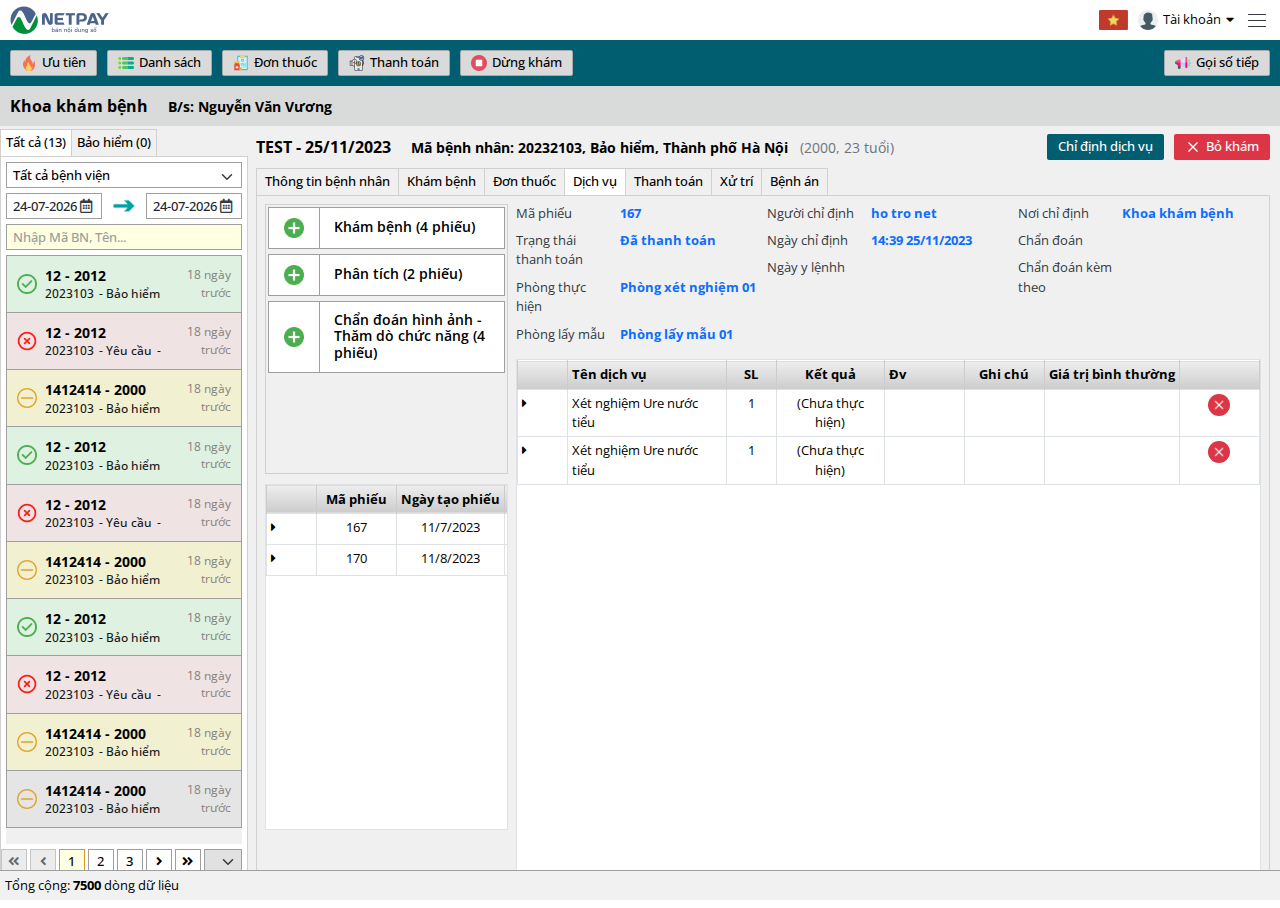
<file: page-kham-benh-tab-dich-vu.html>
<!DOCTYPE html>
<html lang="vi">
<head>
	<meta charset="UTF-8">
	<meta name="viewport"
	      content="width=device-width, user-scalable=no, initial-scale=1.0, maximum-scale=1.0, minimum-scale=1.0">

	<title>Template Cpanel Hospital</title>
	<meta name="description" content="Template Cpanel Hospital">
	<meta name="author" content="">

	<meta property="og:title" content="Template Cpanel Hospital">
	<meta property="og:type" content="website">
	<meta property="og:url" content="">
	<meta property="og:description" content="Template Cpanel Hospital">
	<meta property="og:image" content="">

	<link rel="icon" href="./assets/images/favicon.png">
	<link rel="apple-touch-icon" href="./assets/images/favicon.png">
	<link rel="stylesheet" href="./assets/plugins/bootstrap/css/bootstrap.min.css">
	<link rel="stylesheet" href="./assets/plugins/select2/select2.min.css">
	<link rel="stylesheet" href="./assets/plugins/daterangepicker/daterangepicker.css">
	<link rel="stylesheet" href="./assets/fonts/fontawesome/css/all.min.css">
	<link rel="stylesheet" href="./assets/css/base.css">
	<link rel="stylesheet" href="./assets/css/style.css">
	<link rel="stylesheet" href="./assets/css/responsive.css">

	<style>
		:root {
			--primary-color: #015E70;
			--primary-hover: #00708c;
			--primary-rgb: 1, 94, 112;
			--secondary-color: #BB9A77;
			--secondary-hover: #a27b51;
			--secondary-rgb: 187, 154, 119;
		}
	</style>
</head>
<body>

<div class="modal fade modal-default" id="modal-DichVu" data-bs-backdrop="static" data-bs-keyboard="false">
	<div class="modal-dialog modal-dialog-centered modal-dialog-scrollable modal-large">
		<div class="modal-content">
			<div class="modal-header">
				<div class="modal-title">
					<img src="./assets/images/icons/icon-service.png" class="img-fluid" alt="">
					Chỉ định dịch vụ
				</div>
				<button type="button" class="link-default fz-18" data-bs-dismiss="modal" aria-label="Close">
					<i class="fal fa-times"></i>
				</button>
			</div>
			<div class="modal-body p-0">
				<div class="row g-0">
					<div class="col-lg-3 vstack">
						<div class="section-sidebar pt-0 vstack">
							<div class="section-tab vstack flex-fill">
								<div class="tab-inner vstack flex-fill gap-5px">
									<div class="theme-tree" id="initTree">
										<ul class="list-unstyled mb-0">
											<li>
												<a href="">Tất cả dịch vụ (55)</a>
											</li>
											<li>
												<span class="expanded-tree">
													<i class="fas fa-minus"></i>
												</span>
												<a href="">Khám bệnh (3)</a>
												<ul>
													<li>
														<a href="">Khám bệnh</a>
													</li>
												</ul>
											</li>
											<li>
												<span class="expanded-tree">
													<i class="fas fa-minus"></i>
												</span>
												<a href="">Phân tích (24)</a>
												<ul>
													<li>
														<a href="">XN Huyết học (2)</a>
													</li>
													<li>
														<a href="">XN Sinh hóa (2)</a>
													</li>
													<li>
														<a href="">XN Nước tiểu (2)</a>
													</li>
													<li>
														<a href="">XN Phân (2)</a>
													</li>
													<li>
														<a href="">Khác (20)</a>
													</li>
												</ul>
											</li>
											<li>
												<a href="">
													Phẫu thuật - thủ thuật (0)
												</a>
											</li>
											<li>
												<span class="expanded-tree">
													<i class="fas fa-minus"></i>
												</span>
												<a href="">Chẩn đoán hình ảnh - Thăm dò chức năng (9)</a>
												<ul>
													<li>
														<a href="">X-Quang (2)</a>
													</li>
													<li>
														<a href="">Siêu âm (4)</a>
													</li>
													<li>
														<a href="">Nội soi (3)</a>
													</li>
												</ul>
											</li>
										</ul>
									</div>
								</div>
							</div>
						</div>
					</div>
					<div class="col-lg-9">
						<div class="modal-form p-3">
							<div class="row g-3">
								<div class="col-12">
									<div class="section-heading bg-transparent hstack gap-20px p-0 mb-0">
										<div class="heading-title">
											THÔNG TIN PHIẾU
										</div>
									</div>
								</div>
								<div class="col-6 col-lg-4">
									<div class="vstack gap-15px">
										<div class="theme-form">
											<div class="row g-1 w-100">
												<div class="col-6">
													<label class="theme-checkbox">
														<input type="radio" name="example-checkbox-2"
														       checked
														       class="visually-hidden">
														<span>Thông thường</span>
													</label>
												</div>
												<div class="col-6">
													<label class="theme-checkbox">
														<input type="radio" name="example-checkbox-2"
														       class="visually-hidden">
														<span>Cấp cứu</span>
													</label>
												</div>
											</div>
										</div>
										<div class="theme-form flex-wrap">
											<div class="theme-label w-100">
												Ngày y lệnh
											</div>
											<div class="w-100 theme-form_icon theme-form_calendar">
												<input type="text" data-type="full"
												       class="form-control theme-input initDateRangePicker">
											</div>
										</div>
										<div class="theme-form flex-wrap">
											<div class="theme-label w-100">
												Người chỉ định
											</div>
											<div class="w-100">
												<input type="text"
												       class="form-control theme-input">
											</div>
										</div>
									</div>
								</div>
								<div class="col-6 col-lg-8">
									<div class="vstack gap-15px">
										<div class="theme-form flex-wrap">
											<div class="theme-label w-100">
												Bệnh chính - ICD10
												<button type="button"
												        class="link-default text-blue fw-bold">
													Cập nhật bệnh chính
												</button>
											</div>
											<div class="w-100">
												<div class="row g-2">
													<div class="col-4">
														<select data-placeholder-search="Tìm kiếm mã..."
														        name=""
														        class="form-select theme-input initSelect2"
														        id="">
															<option value="">
																Bệnh ABC
															</option>
															<option value="">
																Bệnh ABCD
															</option>
															<option value="">
																Bệnh ABCDE
															</option>
															<option value="">
																Bệnh ABCDEF
															</option>
															<option value="">
																Bệnh ABCDEFG
															</option>
															<option value="">
																Bệnh ABCDEFGH
															</option>
														</select>
													</div>
													<div class="col-8">
														<div class="theme-form theme-form_column">
															<input type="text"
															       class="form-control theme-input"
															       placeholder="">
														</div>
													</div>
												</div>
											</div>
										</div>
										<div class="theme-form flex-wrap">
											<div class="theme-label w-100">
												Bệnh kèm theo - ICD10
												<button type="button"
												        class="link-default text-blue fw-bold gap-5px">
													Cập nhật bệnh kèm theo
													<img src="./assets/images/icons/icon-plus.png"
													     class="img-fluid" alt="">
												</button>
											</div>
											<div class="section-table w-100 m-0">
												<div class="theme-table theme-table_height dragscroll"
												     style="--height: 120px;">
													<table class="table table-bordered table-hover">
														<thead>
														<tr>
															<th class="table-column-maxw50"></th>
															<th>Mã chẩn đoán</th>
															<th>Tên chẩn đoán</th>
															<th></th>
														</tr>
														</thead>
														<tbody></tbody>
													</table>
												</div>
											</div>
										</div>
									</div>
								</div>
							</div>
						</div>
						<div class="modal-wrapper">
							<div class="section-heading bg-transparent hstack gap-20px mb-0 pe-3">
								<div class="heading-title text-nowrap">
									DANH SÁCH DỊCH VỤ
								</div>
								<div class="theme-form">
									<input placeholder="Tìm kiếm tên/mã dịch vụ..." type="text"
									       class="form-control theme-input">
								</div>
							</div>
							<div class="section-table m-0 w-100">
								<div class="theme-table dragscroll overflow-hidden">
									<table class="table table-bordered table-hover table-white">
										<thead>
										<tr>
											<th class="table-column-minw50">

											</th>
											<th class="table-column-minw50">

											</th>
											<th>
												Mã dịch vụ
											</th>
											<th>
												<div class="table-text">
													Tên dịch vụ
												</div>
											</th>
											<th>
												Giá viện phí
											</th>
											<th>
												Giá bảo hiểm
											</th>
											<th>
												Giá dịch vụ
											</th>
											<th>
												Đối tượng thanh toán
											</th>
											<th>
												<div class="table-text">
													Phòng khám
												</div>
											</th>
											<th>
												<div class="table-text">
													Phòng lấy mẫu
												</div>
											</th>
											<th>
												<div class="table-text">
													Phòng thực hiện
												</div>
											</th>
										</tr>
										</thead>
										<tbody>
										<tr>
											<td class="table-column-minw50">
												<button class="link-default">
													<i class="fas fa-caret-right"></i>
												</button>
											</td>
											<td class="table-column-minw50">
												<label class="theme-checkbox text-center">
													<input type="checkbox" name="example-checkbox-2"
													       class="visually-hidden">
													<span></span>
												</label>
											</td>
											<td>
												KB
											</td>
											<td>
												<div class="table-text">
													Khám bệnh thông thường
												</div>
											</td>
											<td>
												150.000
											</td>
											<td>
												150.000
											</td>
											<td>
												350.000
											</td>
											<td>
												Viện phí
											</td>
											<td>
												<div class="table-text">
													Phòng khám 01
												</div>
											</td>
											<td>
												<div class="table-text">
													Phòng lấy mẫu 01
												</div>
											</td>
											<td>
												<div class="table-text">
													Phòng xét nghiệm 01
												</div>
											</td>
										</tr>
										<tr>
											<td class="table-column-minw50">
												<button class="link-default">
													<i class="fas fa-caret-right"></i>
												</button>
											</td>
											<td class="table-column-minw50">
												<label class="theme-checkbox text-center">
													<input type="checkbox" name="example-checkbox-2"
													       class="visually-hidden">
													<span></span>
												</label>
											</td>
											<td>
												KB
											</td>
											<td>
												<div class="table-text">
													Khám bệnh thông thường
												</div>
											</td>
											<td>
												150.000
											</td>
											<td>
												150.000
											</td>
											<td>
												350.000
											</td>
											<td>
												Viện phí
											</td>
											<td>
												<div class="table-text">
													Phòng khám 01
												</div>
											</td>
											<td>
												<div class="table-text">
													Phòng lấy mẫu 01
												</div>
											</td>
											<td>
												<div class="table-text">
													Phòng xét nghiệm 01
												</div>
											</td>
										</tr>
										<tr>
											<td class="table-column-minw50">
												<button class="link-default">
													<i class="fas fa-caret-right"></i>
												</button>
											</td>
											<td class="table-column-minw50">
												<label class="theme-checkbox text-center">
													<input type="checkbox" name="example-checkbox-2"
													       class="visually-hidden">
													<span></span>
												</label>
											</td>
											<td>
												KB
											</td>
											<td>
												<div class="table-text">
													Khám bệnh thông thường
												</div>
											</td>
											<td>
												150.000
											</td>
											<td>
												150.000
											</td>
											<td>
												350.000
											</td>
											<td>
												Viện phí
											</td>
											<td>
												<div class="table-text">
													Phòng khám 01
												</div>
											</td>
											<td>
												<div class="table-text">
													Phòng lấy mẫu 01
												</div>
											</td>
											<td>
												<div class="table-text">
													Phòng xét nghiệm 01
												</div>
											</td>
										</tr>
										<tr>
											<td class="table-column-minw50">
												<button class="link-default">
													<i class="fas fa-caret-right"></i>
												</button>
											</td>
											<td class="table-column-minw50">
												<label class="theme-checkbox text-center">
													<input type="checkbox" name="example-checkbox-2"
													       class="visually-hidden">
													<span></span>
												</label>
											</td>
											<td>
												KB
											</td>
											<td>
												<div class="table-text">
													Khám bệnh thông thường
												</div>
											</td>
											<td>
												150.000
											</td>
											<td>
												150.000
											</td>
											<td>
												350.000
											</td>
											<td>
												Viện phí
											</td>
											<td>
												<div class="table-text">
													Phòng khám 01
												</div>
											</td>
											<td>
												<div class="table-text">
													Phòng lấy mẫu 01
												</div>
											</td>
											<td>
												<div class="table-text">
													Phòng xét nghiệm 01
												</div>
											</td>
										</tr>
										<tr>
											<td class="table-column-minw50">
												<button class="link-default">
													<i class="fas fa-caret-right"></i>
												</button>
											</td>
											<td class="table-column-minw50">
												<label class="theme-checkbox text-center">
													<input type="checkbox" name="example-checkbox-2"
													       class="visually-hidden">
													<span></span>
												</label>
											</td>
											<td>
												KB
											</td>
											<td>
												<div class="table-text">
													Khám bệnh thông thường
												</div>
											</td>
											<td>
												150.000
											</td>
											<td>
												150.000
											</td>
											<td>
												350.000
											</td>
											<td>
												Viện phí
											</td>
											<td>
												<div class="table-text">
													Phòng khám 01
												</div>
											</td>
											<td>
												<div class="table-text">
													Phòng lấy mẫu 01
												</div>
											</td>
											<td>
												<div class="table-text">
													Phòng xét nghiệm 01
												</div>
											</td>
										</tr>
										<tr>
											<td class="table-column-minw50">
												<button class="link-default">
													<i class="fas fa-caret-right"></i>
												</button>
											</td>
											<td class="table-column-minw50">
												<label class="theme-checkbox text-center">
													<input type="checkbox" name="example-checkbox-2"
													       class="visually-hidden">
													<span></span>
												</label>
											</td>
											<td>
												KB
											</td>
											<td>
												<div class="table-text">
													Khám bệnh thông thường
												</div>
											</td>
											<td>
												150.000
											</td>
											<td>
												150.000
											</td>
											<td>
												350.000
											</td>
											<td>
												Viện phí
											</td>
											<td>
												<div class="table-text">
													Phòng khám 01
												</div>
											</td>
											<td>
												<div class="table-text">
													Phòng lấy mẫu 01
												</div>
											</td>
											<td>
												<div class="table-text">
													Phòng xét nghiệm 01
												</div>
											</td>
										</tr>
										<tr>
											<td class="table-column-minw50">
												<button class="link-default">
													<i class="fas fa-caret-right"></i>
												</button>
											</td>
											<td class="table-column-minw50">
												<label class="theme-checkbox text-center">
													<input type="checkbox" name="example-checkbox-2"
													       class="visually-hidden">
													<span></span>
												</label>
											</td>
											<td>
												KB
											</td>
											<td>
												<div class="table-text">
													Khám bệnh thông thường
												</div>
											</td>
											<td>
												150.000
											</td>
											<td>
												150.000
											</td>
											<td>
												350.000
											</td>
											<td>
												Viện phí
											</td>
											<td>
												<div class="table-text">
													Phòng khám 01
												</div>
											</td>
											<td>
												<div class="table-text">
													Phòng lấy mẫu 01
												</div>
											</td>
											<td>
												<div class="table-text">
													Phòng xét nghiệm 01
												</div>
											</td>
										</tr>
										<tr>
											<td class="table-column-minw50">
												<button class="link-default">
													<i class="fas fa-caret-right"></i>
												</button>
											</td>
											<td class="table-column-minw50">
												<label class="theme-checkbox text-center">
													<input type="checkbox" name="example-checkbox-2"
													       class="visually-hidden">
													<span></span>
												</label>
											</td>
											<td>
												KB
											</td>
											<td>
												<div class="table-text">
													Khám bệnh thông thường
												</div>
											</td>
											<td>
												150.000
											</td>
											<td>
												150.000
											</td>
											<td>
												350.000
											</td>
											<td>
												Viện phí
											</td>
											<td>
												<div class="table-text">
													Phòng khám 01
												</div>
											</td>
											<td>
												<div class="table-text">
													Phòng lấy mẫu 01
												</div>
											</td>
											<td>
												<div class="table-text">
													Phòng xét nghiệm 01
												</div>
											</td>
										</tr>
										<tr>
											<td class="table-column-minw50">
												<button class="link-default">
													<i class="fas fa-caret-right"></i>
												</button>
											</td>
											<td class="table-column-minw50">
												<label class="theme-checkbox text-center">
													<input type="checkbox" name="example-checkbox-2"
													       class="visually-hidden">
													<span></span>
												</label>
											</td>
											<td>
												KB
											</td>
											<td>
												<div class="table-text">
													Khám bệnh thông thường
												</div>
											</td>
											<td>
												150.000
											</td>
											<td>
												150.000
											</td>
											<td>
												350.000
											</td>
											<td>
												Viện phí
											</td>
											<td>
												<div class="table-text">
													Phòng khám 01
												</div>
											</td>
											<td>
												<div class="table-text">
													Phòng lấy mẫu 01
												</div>
											</td>
											<td>
												<div class="table-text">
													Phòng xét nghiệm 01
												</div>
											</td>
										</tr>
										<tr>
											<td class="table-column-minw50">
												<button class="link-default">
													<i class="fas fa-caret-right"></i>
												</button>
											</td>
											<td class="table-column-minw50">
												<label class="theme-checkbox text-center">
													<input type="checkbox" name="example-checkbox-2"
													       class="visually-hidden">
													<span></span>
												</label>
											</td>
											<td>
												KB
											</td>
											<td>
												<div class="table-text">
													Khám bệnh thông thường
												</div>
											</td>
											<td>
												150.000
											</td>
											<td>
												150.000
											</td>
											<td>
												350.000
											</td>
											<td>
												Viện phí
											</td>
											<td>
												<div class="table-text">
													Phòng khám 01
												</div>
											</td>
											<td>
												<div class="table-text">
													Phòng lấy mẫu 01
												</div>
											</td>
											<td>
												<div class="table-text">
													Phòng xét nghiệm 01
												</div>
											</td>
										</tr>
										</tbody>
									</table>
								</div>
								<div class="section-pagination py-1">
									<div class="theme-form">
										<input placeholder="Trang" type="text" class="form-control theme-input">
									</div>
									<ul class="pagination justify-content-center justify-content-lg-end">
										<li class="page-item disabled">
											<a class="page-link" href="#">
												<i class="fas fa-angle-double-left"></i>
											</a>
										</li>
										<li class="page-item disabled">
											<a class="page-link" href="#">
												<i class="fas fa-angle-left"></i>
											</a>
										</li>
										<li class="page-item active">
											<a class="page-link" href="#">
												1
											</a>
										</li>
										<li class="page-item">
											<a class="page-link" href="#">
												2
											</a>
										</li>
										<li class="page-item">
											<a class="page-link" href="#">
												3
											</a>
										</li>
										<li class="page-item">
											<a class="page-link" href="#">
												<i class="fas fa-angle-right"></i>
											</a>
										</li>
										<li class="page-item">
											<a class="page-link" href="#">
												<i class="fas fa-angle-double-right"></i>
											</a>
										</li>
									</ul>
									<div class="theme-form">
										<select class="form-select theme-input theme-input_white" id="">
											<option value="">
												10
											</option>
											<option value="">
												20
											</option>
											<option value="">
												30
											</option>
											<option value="">
												50
											</option>
											<option value="">
												100
											</option>
										</select>
									</div>
								</div>
							</div>
						</div>
						<div class="modal-wrapper">
							<div class="section-heading bg-transparent hstack gap-20px mb-0 pe-3">
								<div class="heading-title text-nowrap">
									DANH SÁCH DỊCH VỤ ĐÃ CHỌN
								</div>
							</div>
							<div class="section-table m-0 w-100">
								<div class="theme-table theme-table_height dragscroll"
								     style="--height: 15vh;">
									<table class="table table-bordered table-hover table-white">
										<thead>
										<tr>
											<th class="table-column-minw50">

											</th>
											<th class="table-column-minw50">

											</th>
											<th>
												Mã dịch vụ
											</th>
											<th>
												<div class="table-text">
													Tên dịch vụ
												</div>
											</th>
											<th>
												<div class="table-text">
													Phòng khám
												</div>
											</th>
											<th>
												<div class="table-text">
													Phòng thực hiện
												</div>
											</th>
											<th>
												<div class="table-text">
													Phòng lấy mẫu
												</div>
											</th>
											<th>
												Đối tượng thanh toán
											</th>
											<th>
												Đơn vị
											</th>
											<th>
												Số lượng
											</th>
											<th>
												Đơn giá
											</th>
											<th>
												Thành tiền
											</th>
											<th>
												Mức hưởng
											</th>
											<th>
												BHYT trả
											</th>
											<th>
												Bệnh nhân trả
											</th>
										</tr>
										</thead>
									</table>
								</div>
							</div>
						</div>
					</div>
				</div>
			</div>
			<div class="modal-footer">
				<div class="section-heading bg-transparent hstack gap-20px mb-0">
					<div class="heading-name text-nowrap me-5">
						Tổng chi phí: <span class="text-danger">150.000VNĐ</span>
					</div>
					<div class="box-buttons hstack justify-content-lg-end justify-content-center gap-5px pt-0"
					     id="formButtons">
						<button type="button" class="button-theme button-theme_primary">
							<img src="./assets/images/icons/icon-save.png" class="img-fluid" alt="">
							Lưu
						</button>
						<button type="button" class="button-theme button-theme_light" data-bs-dismiss="modal">
							<img src="./assets/images/icons/icon-times.png" class="img-fluid" alt="">
							Hủy bỏ
						</button>
					</div>
				</div>
			</div>
		</div>
	</div>
</div>

<header id="header" class="header">
	<div class="container-fluid g-0">
		<div class="header-main hstack gap-10px">
			<div class="header-logo">
				<a href="./" class="d-inline-block align-items-center">
					<img src="./assets/images/logo.png" alt="">
				</a>
			</div>
			<div id="header-navigation" class="header-navigation">
				<ul>
					<li>
						<a class="active" href="./">
							<span><img src="./assets/images/icons/trang-chu.png" class="img-fluid" alt=""></span>
							Home
						</a>
					</li>
					<li>
						<a href="./">
							<span><img src="./assets/images/icons/don-tiep.png" class="img-fluid" alt=""></span>
							Đón tiếp
						</a>
					</li>
					<li>
						<a href="./">
							<span><img src="./assets/images/icons/kham-benh.png" class="img-fluid" alt=""></span>
							Khám bệnh
							<i class="fas fa-caret-down"></i>
						</a>
						<ul>
							<li>
								<a href="">
									Danh sách khám bệnh
								</a>
							</li>
							<li>
								<a href="">
									Danh sách khám bệnh
								</a>
							</li>
							<li>
								<a href="">
									Danh sách khám bệnh
								</a>
							</li>
							<li>
								<a href="">
									Danh sách khám bệnh
								</a>
							</li>
							<li>
								<a href="">
									Danh sách khám bệnh
								</a>
							</li>
						</ul>
					</li>
					<li>
						<a href="./">
							<span><img src="./assets/images/icons/lay-mau.png" class="img-fluid" alt=""></span>
							Lấy máu
							<i class="fas fa-caret-down"></i>
						</a>
						<ul>
							<li>
								<a href="">
									Danh sách khám bệnh
								</a>
							</li>
							<li>
								<a href="">
									Danh sách khám bệnh
								</a>
							</li>
							<li>
								<a href="">
									Danh sách khám bệnh
								</a>
							</li>
							<li>
								<a href="">
									Danh sách khám bệnh
								</a>
							</li>
							<li>
								<a href="">
									Danh sách khám bệnh
								</a>
							</li>
						</ul>
					</li>
					<li>
						<a href="./">
							<span><img src="./assets/images/icons/xet-nghiem.png" class="img-fluid" alt=""></span>
							Xét nghiệm
						</a>
					</li>
					<li>
						<a href="./">
							<span><img src="./assets/images/icons/ris.png" class="img-fluid" alt=""></span>
							RIS
						</a>
					</li>
					<li>
						<a href="./">
							<span><img src="./assets/images/icons/benh-nhan.png" class="img-fluid" alt=""></span>
							Bệnh nhân
						</a>
					</li>
					<li>
						<a href="./">
							<span><img src="./assets/images/icons/dieu-tri.png" class="img-fluid" alt=""></span>
							Điều trị
						</a>
					</li>
					<li>
						<a href="./">
							<span><img src="./assets/images/icons/nha-thuoc.png" class="img-fluid" alt=""></span>
							Nhà thuốc
						</a>
					</li>
					<li>
						<a href="./">
							<span><img src="./assets/images/icons/kho-thuoc.png" class="img-fluid" alt=""></span>
							Quản lý kho thuốc
						</a>
					</li>
					<li>
						<a href="./">
							<span><img src="./assets/images/icons/danh-muc.png" class="img-fluid" alt=""></span>
							Danh mục
						</a>
					</li>
					<li>
						<a href="./">
							<span><img src="./assets/images/icons/thu-ngan.png" class="img-fluid" alt=""></span>
							Thu ngân
						</a>
					</li>
					<li>
						<a href="./">
							<span><img src="./assets/images/icons/bao-hiem.png" class="img-fluid" alt=""></span>
							BHYT
						</a>
					</li>
					<li>
						<a href="./">
							<span><img src="./assets/images/icons/bao-cao.png" class="img-fluid" alt=""></span>
							Báo cáo
						</a>
					</li>
					<li>
						<a href="./">
							<span><img src="./assets/images/icons/he-thong.png" class="img-fluid" alt=""></span>
							Hệ thống
						</a>
					</li>
				</ul>
			</div>
			<div class="header-actions hstack gap-10px">
				<div class="header-language header-dropdown">
					<button type="button" class="link-default hstack gap-5px" data-bs-toggle="dropdown">
						<img src="./assets/images/language/vn.png" class="img-fluid" alt="">
					</button>
					<ul class="dropdown-menu dropdown-menu-end">
						<li>
							<a class="dropdown-item" href="#">
								<img src="./assets/images/language/vn.png" class="img-fluid" alt="">
								Tiếng Việt
							</a>
						</li>
						<li>
							<a class="dropdown-item" href="#">
								<img src="./assets/images/language/en.png" class="img-fluid" alt="">
								Tiếng Anh
							</a>
						</li>
						<li>
							<a class="dropdown-item" href="#">
								<img src="./assets/images/language/cn.png" class="img-fluid" alt="">
								Tiếng Trung
							</a>
						</li>
					</ul>
				</div>
				<div class="header-user header-dropdown">
					<button type="button" class="link-default hstack gap-5px" data-bs-toggle="dropdown">
						<img src="./assets/images/user/avatar.png" class="img-fluid" alt="">
						Tài khoản
						<i class="fas fa-caret-down"></i>
					</button>
					<ul class="dropdown-menu dropdown-menu-end">
						<li>
							<a class="dropdown-item" href="#">
								Đăng nhập
							</a>
						</li>
						<li>
							<a class="dropdown-item" href="#">
								Đăng ký
							</a>
						</li>
						<li>
							<a class="dropdown-item" href="#">
								Thông tin tài khoản
							</a>
						</li>
						<li>
							<a class="dropdown-item" href="#">
								Đổi mật khẩu
							</a>
						</li>
					</ul>
				</div>
			</div>
			<div class="header-hamburger">
				<button type="button" class="hamburger-button" id="hamburger-button">
					<span></span>
					<span></span>
					<span></span>
					<span></span>
				</button>
			</div>
			<div class="header-overlay" id="header-overlay"></div>
		</div>
	</div>
</header>
<div id="main" class="main">
	<div class="section-buttons">
		<div class="container-fluid g-0">
			<div class="section-buttons_list hstack gap-15px justify-content-between">
				<div class="section-buttons_list__item hstack gap-10px w-100">
					<a href="" class="button-theme button-theme_light">
						<img src="./assets/images/icons/icon-fire.png" class="img-fluid" alt="">
						Ưu tiên
					</a>
					<a href="" class="button-theme button-theme_light">
						<img src="./assets/images/icons/icon-list.png" class="img-fluid" alt="">
						Danh sách
					</a>
					<a href="" class="button-theme button-theme_light">
						<img src="./assets/images/icons/icon-donthuoc.png" class="img-fluid" alt="">
						Đơn thuốc
					</a>
					<a href="" class="button-theme button-theme_light">
						<img src="./assets/images/icons/icon-payment.png" class="img-fluid" alt="">
						Thanh toán
					</a>
					<a href="" class="button-theme button-theme_light">
						<img src="./assets/images/icons/icon-stop.png" class="img-fluid" alt="">
						Dừng khám
					</a>
					<div class="box-form ms-lg-auto">
						<button type="button" class="button-theme button-theme_light">
							<img src="./assets/images/icons/icon-loa.png" class="img-fluid" alt="">
							Gọi số tiếp
						</button>
					</div>
				</div>
			</div>
		</div>
	</div>
	<div class="section-heading hstack gap-20px">
		<div class="heading-title">
			Khoa khám bệnh
		</div>
		<div class="heading-name">
			B/s: Nguyễn Văn Vương
		</div>
	</div>
	<div class="section-main section-checkup">
		<div class="container-fluid g-0 vstack">
			<div class="row g-2 g-xl-2 flex-fill">
				<div class="col-xl-20 vstack">
					<div class="section-sidebar vstack">
						<div class="section-tab vstack flex-fill">
							<div class="nav nav-tabs mb-0 border-bottom-0" id="nav-tab" role="tablist">
								<button class="nav-link active m-0 text-black rounded-0 link-default"
								        data-bs-toggle="tab"
								        data-bs-target="#tab-tatca" type="button">
									Tất cả (13)
								</button>
								<button class="nav-link m-0 text-black rounded-0 link-default" data-bs-toggle="tab"
								        data-bs-target="#tab-baohiem"
								        type="button">
									Bảo hiểm (0)
								</button>
							</div>
							<div class="tab-content vstack">
								<div class="tab-pane fade show active flex-fill" id="tab-tatca">
									<div class="tab-inner vstack flex-fill gap-5px">
										<div class="d-flex flex-column gap-5px">
											<div class="theme-form">
												<select data-placeholder-search="Tìm kiếm tên tỉnh/TP" name=""
												        class="form-select theme-input theme-input_white initSelect2"
												        id="">
													<option value="">
														Tất cả bệnh viện
													</option>
													<option value="">
														Bệnh viện 1
													</option>
													<option value="">
														Bệnh viện 2
													</option>
													<option value="">
														Bệnh viện 3
													</option>
													<option value="">
														Bệnh viện 4
													</option>
													<option value="">
														Bệnh viện 5
													</option>
													<option value="">
														Bệnh viện 6
													</option>
													<option value="">
														Bệnh viện 7
													</option>
													<option value="">
														Bệnh viện 8
													</option>
													<option value="">
														...
													</option>
												</select>
											</div>
											<div class="theme-form justify-content-center justify-content-sm-start">
												<div class="theme-form_groups">
													<div class="theme-form_icon theme-form_calendar">
														<input type="text"
														       class="form-control theme-input initDateRangePicker">
													</div>
													<div class="theme-form_groups__icon">
														<img src="./assets/images/icons/icon-arrow-left.png"
														     alt="">
													</div>
													<div class="theme-form_icon theme-form_calendar">
														<input type="text"
														       class="form-control theme-input initDateRangePicker">
													</div>
												</div>
											</div>
											<div class="theme-form">
												<input placeholder="Nhập Mã BN, Tên..." type="text" required
												       class="form-control theme-input">
											</div>
										</div>
										<div class="section-list vstack gap-5px position-relative">
											<div class="scrollable-content">
												<div class="vstack">
													<div class="list-item">
														<a href=""
														   class="card patient-card patient-card_1 hstack rounded-0">
															<div class="card-icon">
																<img src="./assets/images/icons/icon-check-circle.png"
																     alt="">
															</div>
															<div class="card-content">
																<div class="card-code limit">
																	12 - 2012
																</div>
																<div class="card-meta">
																	<div class="card-meta_item">
																		2023103
																	</div>
																	<div class="card-meta_item">
																		Bảo hiểm
																	</div>
																	<div class="card-meta_item">
																		Cấp cứu
																	</div>
																</div>
															</div>
															<div class="card-time">
																18 ngày trước
															</div>
														</a>
													</div>
													<div class="list-item">
														<a href=""
														   class="card patient-card hstack patient-card_2 rounded-0">
															<div class="card-icon">
																<img src="./assets/images/icons/icon-times.png"
																     alt="">
															</div>
															<div class="card-content">
																<div class="card-code limit">
																	12 - 2012
																</div>
																<div class="card-meta">
																	<div class="card-meta_item">
																		2023103
																	</div>
																	<div class="card-meta_item">
																		Yêu cầu
																	</div>
																	<div class="card-meta_item">
																		Khám bệnh
																	</div>
																</div>
															</div>
															<div class="card-time">
																18 ngày trước
															</div>
														</a>
													</div>
													<div class="list-item">
														<a href=""
														   class="card patient-card patient-card_3 hstack rounded-0">
															<div class="card-icon">
																<img src="./assets/images/icons/icon-minus.png"
																     alt="">
															</div>
															<div class="card-content">
																<div class="card-code limit">
																	1412414 - 2000
																</div>
																<div class="card-meta">
																	<div class="card-meta_item">
																		2023103
																	</div>
																	<div class="card-meta_item">
																		Bảo hiểm
																	</div>
																	<div class="card-meta_item">
																		Khám bệnh
																	</div>
																</div>
															</div>
															<div class="card-time">
																18 ngày trước
															</div>
														</a>
													</div>
													<div class="list-item">
														<a href=""
														   class="card patient-card patient-card_1 hstack rounded-0">
															<div class="card-icon">
																<img src="./assets/images/icons/icon-check-circle.png"
																     alt="">
															</div>
															<div class="card-content">
																<div class="card-code limit">
																	12 - 2012
																</div>
																<div class="card-meta">
																	<div class="card-meta_item">
																		2023103
																	</div>
																	<div class="card-meta_item">
																		Bảo hiểm
																	</div>
																	<div class="card-meta_item">
																		Cấp cứu
																	</div>
																</div>
															</div>
															<div class="card-time">
																18 ngày trước
															</div>
														</a>
													</div>
													<div class="list-item">
														<a href=""
														   class="card patient-card hstack patient-card_2 rounded-0">
															<div class="card-icon">
																<img src="./assets/images/icons/icon-times.png"
																     alt="">
															</div>
															<div class="card-content">
																<div class="card-code limit">
																	12 - 2012
																</div>
																<div class="card-meta">
																	<div class="card-meta_item">
																		2023103
																	</div>
																	<div class="card-meta_item">
																		Yêu cầu
																	</div>
																	<div class="card-meta_item">
																		Khám bệnh
																	</div>
																</div>
															</div>
															<div class="card-time">
																18 ngày trước
															</div>
														</a>
													</div>
													<div class="list-item">
														<a href=""
														   class="card patient-card patient-card_3 hstack rounded-0">
															<div class="card-icon">
																<img src="./assets/images/icons/icon-minus.png"
																     alt="">
															</div>
															<div class="card-content">
																<div class="card-code limit">
																	1412414 - 2000
																</div>
																<div class="card-meta">
																	<div class="card-meta_item">
																		2023103
																	</div>
																	<div class="card-meta_item">
																		Bảo hiểm
																	</div>
																	<div class="card-meta_item">
																		Khám bệnh
																	</div>
																</div>
															</div>
															<div class="card-time">
																18 ngày trước
															</div>
														</a>
													</div>
													<div class="list-item">
														<a href=""
														   class="card patient-card patient-card_1 hstack rounded-0">
															<div class="card-icon">
																<img src="./assets/images/icons/icon-check-circle.png"
																     alt="">
															</div>
															<div class="card-content">
																<div class="card-code limit">
																	12 - 2012
																</div>
																<div class="card-meta">
																	<div class="card-meta_item">
																		2023103
																	</div>
																	<div class="card-meta_item">
																		Bảo hiểm
																	</div>
																	<div class="card-meta_item">
																		Cấp cứu
																	</div>
																</div>
															</div>
															<div class="card-time">
																18 ngày trước
															</div>
														</a>
													</div>
													<div class="list-item">
														<a href=""
														   class="card patient-card hstack patient-card_2 rounded-0">
															<div class="card-icon">
																<img src="./assets/images/icons/icon-times.png"
																     alt="">
															</div>
															<div class="card-content">
																<div class="card-code limit">
																	12 - 2012
																</div>
																<div class="card-meta">
																	<div class="card-meta_item">
																		2023103
																	</div>
																	<div class="card-meta_item">
																		Yêu cầu
																	</div>
																	<div class="card-meta_item">
																		Khám bệnh
																	</div>
																</div>
															</div>
															<div class="card-time">
																18 ngày trước
															</div>
														</a>
													</div>
													<div class="list-item">
														<a href=""
														   class="card patient-card patient-card_3 hstack rounded-0">
															<div class="card-icon">
																<img src="./assets/images/icons/icon-minus.png"
																     alt="">
															</div>
															<div class="card-content">
																<div class="card-code limit">
																	1412414 - 2000
																</div>
																<div class="card-meta">
																	<div class="card-meta_item">
																		2023103
																	</div>
																	<div class="card-meta_item">
																		Bảo hiểm
																	</div>
																	<div class="card-meta_item">
																		Khám bệnh
																	</div>
																</div>
															</div>
															<div class="card-time">
																18 ngày trước
															</div>
														</a>
													</div>
													<div class="list-item">
														<a href=""
														   class="card patient-card patient-card_5 hstack rounded-0">
															<div class="card-icon">
																<img src="./assets/images/icons/icon-minus.png"
																     alt="">
															</div>
															<div class="card-content">
																<div class="card-code limit">
																	1412414 - 2000
																</div>
																<div class="card-meta">
																	<div class="card-meta_item">
																		2023103
																	</div>
																	<div class="card-meta_item">
																		Bảo hiểm
																	</div>
																	<div class="card-meta_item">
																		Khám bệnh
																	</div>
																</div>
															</div>
															<div class="card-time">
																18 ngày trước
															</div>
														</a>
													</div>
												</div>
											</div>
										</div>
										<div class="section-pagination">
											<div class="theme-form">
												<input placeholder="Trang" type="text"
												       class="form-control theme-input">
											</div>
											<ul class="pagination justify-content-center justify-content-lg-end">
												<li class="page-item disabled">
													<a class="page-link" href="#">
														<i class="fas fa-angle-double-left"></i>
													</a>
												</li>
												<li class="page-item disabled">
													<a class="page-link" href="#">
														<i class="fas fa-angle-left"></i>
													</a>
												</li>
												<li class="page-item active">
													<a class="page-link" href="#">
														1
													</a>
												</li>
												<li class="page-item">
													<a class="page-link" href="#">
														2
													</a>
												</li>
												<li class="page-item">
													<a class="page-link" href="#">
														3
													</a>
												</li>
												<li class="page-item">
													<a class="page-link" href="#">
														<i class="fas fa-angle-right"></i>
													</a>
												</li>
												<li class="page-item">
													<a class="page-link" href="#">
														<i class="fas fa-angle-double-right"></i>
													</a>
												</li>
											</ul>
											<div class="theme-form">
												<select class="form-select theme-input theme-input_white"
												        id="">
													<option value="">
														10
													</option>
													<option value="">
														20
													</option>
													<option value="">
														30
													</option>
													<option value="">
														50
													</option>
													<option value="">
														100
													</option>
												</select>
											</div>
										</div>
									</div>
								</div>
								<div class="tab-pane fade flex-fill" id="tab-baohiem">
									<div class="tab-inner vstack flex-fill gap-5px">
										<div class="d-flex flex-column gap-5px">
											<div class="theme-form">
												<select data-placeholder-search="Tìm kiếm tên tỉnh/TP" name=""
												        class="form-select theme-input theme-input_white initSelect2"
												        id="">
													<option value="">
														Tất cả bệnh viện
													</option>
													<option value="">
														Bệnh viện 1
													</option>
													<option value="">
														Bệnh viện 2
													</option>
													<option value="">
														Bệnh viện 3
													</option>
													<option value="">
														Bệnh viện 4
													</option>
													<option value="">
														Bệnh viện 5
													</option>
													<option value="">
														Bệnh viện 6
													</option>
													<option value="">
														Bệnh viện 7
													</option>
													<option value="">
														Bệnh viện 8
													</option>
													<option value="">
														...
													</option>
												</select>
											</div>
											<div class="theme-form justify-content-center justify-content-sm-start">
												<div class="theme-form_groups">
													<div class="theme-form_icon theme-form_calendar">
														<input type="text"
														       class="form-control theme-input initDateRangePicker">
													</div>
													<div class="theme-form_groups__icon">
														<img src="./assets/images/icons/icon-arrow-left.png"
														     alt="">
													</div>
													<div class="theme-form_icon theme-form_calendar">
														<input type="text"
														       class="form-control theme-input initDateRangePicker">
													</div>
												</div>
											</div>
											<div class="theme-form">
												<input placeholder="Nhập Mã BN, Tên..." type="text" required
												       class="form-control theme-input">
											</div>
										</div>
										<div class="section-list vstack gap-5px position-relative">
											<div class="scrollable-content">
											</div>
										</div>
										<div class="section-pagination">
											<div class="theme-form">
												<input placeholder="Trang" type="text"
												       class="form-control theme-input">
											</div>
											<ul class="pagination justify-content-center justify-content-lg-end">
												<li class="page-item disabled">
													<a class="page-link" href="#">
														<i class="fas fa-angle-double-left"></i>
													</a>
												</li>
												<li class="page-item disabled">
													<a class="page-link" href="#">
														<i class="fas fa-angle-left"></i>
													</a>
												</li>
												<li class="page-item active">
													<a class="page-link" href="#">
														1
													</a>
												</li>
												<li class="page-item">
													<a class="page-link" href="#">
														2
													</a>
												</li>
												<li class="page-item">
													<a class="page-link" href="#">
														3
													</a>
												</li>
												<li class="page-item">
													<a class="page-link" href="#">
														<i class="fas fa-angle-right"></i>
													</a>
												</li>
												<li class="page-item">
													<a class="page-link" href="#">
														<i class="fas fa-angle-double-right"></i>
													</a>
												</li>
											</ul>
											<div class="theme-form">
												<select class="form-select theme-input theme-input_white"
												        id="">
													<option value="">
														10
													</option>
													<option value="">
														20
													</option>
													<option value="">
														30
													</option>
													<option value="">
														50
													</option>
													<option value="">
														100
													</option>
												</select>
											</div>
										</div>
									</div>
								</div>
							</div>
						</div>
					</div>
				</div>
				<div class="col-xl-80">
					<div class="section-heading bg-transparent px-0 hstack gap-20px">
						<div class="heading-title">
							TEST - 25/11/2023
						</div>
						<div class="heading-name">
							Mã bệnh nhân: 20232103, Bảo hiểm, Thành phố Hà Nội <span class="ms-2 fw-normal text-muted">(2000,
							                                                                                           23
							                                                                                           tuổi)</span>
						</div>
						<div class="heading-button ms-auto">
							<div class="hstack gap-10px">
								<button type="button" data-bs-target="#modal-DichVu" data-bs-toggle="modal"
								        class="button-theme button-theme_primary">
									Chỉ định dịch vụ
								</button>
								<a href="" class="button-theme button-theme_danger">
									<img src="./assets/images/icons/icon-delete-white.png" class="img-fluid" alt="">
									Bỏ khám
								</a>
							</div>
						</div>
					</div>
					<div class="section-information">
						<div class="section-tab">
							<div class="nav nav-tabs mb-0 border-bottom-0" role="tablist">
								<button class="nav-link m-0 text-black rounded-0 link-default"
								        data-bs-toggle="tab"
								        data-bs-target="#tab-thongtinbenhnhan" type="button">
									Thông tin bệnh nhân
								</button>
								<button class="nav-link m-0 text-black rounded-0 link-default"
								        data-bs-toggle="tab"
								        data-bs-target="#tab-khambenh"
								        type="button">
									Khám bệnh
								</button>
								<button class="nav-link m-0 text-black rounded-0 link-default"
								        data-bs-toggle="tab"
								        data-bs-target="#tab-donthuoc"
								        type="button">
									Đơn thuốc
								</button>
								<button class="nav-link m-0 active text-black rounded-0 link-default"
								        data-bs-toggle="tab"
								        data-bs-target="#tab-dichvu"
								        type="button">
									Dịch vụ
								</button>
								<button class="nav-link m-0 text-black rounded-0 link-default"
								        data-bs-toggle="tab"
								        data-bs-target="#tab-thanhtoan"
								        type="button">
									Thanh toán
								</button>
								<button class="nav-link m-0 text-black rounded-0 link-default"
								        data-bs-toggle="tab"
								        data-bs-target="#tab-xutri"
								        type="button">
									Xử trí
								</button>
								<button class="nav-link m-0 text-black rounded-0 link-default"
								        data-bs-toggle="tab"
								        data-bs-target="#tab-benhan"
								        type="button">
									Bệnh án
								</button>
							</div>
						</div>
						<div class="tab-content">
							<div class="tab-pane fade" id="tab-thongtinbenhnhan">
							</div>
							<div class="tab-pane fade" id="tab-khambenh">
							</div>
							<div class="tab-pane fade" id="tab-donthuoc">
							</div>
							<div class="tab-pane fade show active" id="tab-dichvu">
								<div class="information-body">
									<div class="row g-2">
										<div class="col-lg-3">
											<div class="vstack gap-10px">
												<div class="section-nominate">
													<div class="card nominate-card hstack rounded-0">
														<div class="card-icon position-relative">
															<button type="button" class="link-default">
																<img src="./assets/images/icons/icon-plus.png" alt="">
															</button>
														</div>
														<div class="card-title">
															Khám bệnh (4 phiếu)
														</div>
													</div>
													<div class="card nominate-card hstack rounded-0">
														<div class="card-icon position-relative">
															<button type="button" class="link-default">
																<img src="./assets/images/icons/icon-plus.png" alt="">
															</button>
														</div>
														<div class="card-title">
															Phân tích (2 phiếu)
														</div>
													</div>
													<div class="card nominate-card hstack rounded-0">
														<div class="card-icon position-relative">
															<button type="button" class="link-default">
																<img src="./assets/images/icons/icon-plus.png" alt="">
															</button>
														</div>
														<div class="card-title">
															Chẩn đoán hình ảnh - Thăm dò chức năng (4 phiếu)
														</div>
													</div>
												</div>
												<div class="section-table w-100 m-0">
													<div class="theme-table theme-table_height dragscroll"
													     style="--height: 38.5vh">
														<table class="table table-bordered table-hover">
															<thead>
															<tr>
																<th class="table-column-maxw50"></th>
																<th class="text-center">Mã phiếu</th>
																<th class="text-center">Ngày tạo phiếu</th>
																<th class="table-column-maxw50"></th>
															</tr>
															</thead>
															<tbody>
															<tr>
																<td class="table-column-minw50">
																	<button class="link-default">
																		<i class="fas fa-caret-right"></i>
																	</button>
																</td>
																<td class="text-center">
																	167
																</td>
																<td class="table-column-maxw50 text-center">
																	11/7/2023
																</td>
																<td>
																	<div class="hstack gap-5px justify-content-center">
																		<button type="button"
																		        class="button-theme button-theme_danger button-theme_circle button-theme_xs">
																			<img src="./assets/images/icons/icon-delete-white.png"
																			     class="img-fluid"
																			     alt="">
																		</button>
																	</div>
																</td>
															</tr>
															<tr>
																<td class="table-column-minw50">
																	<button class="link-default">
																		<i class="fas fa-caret-right"></i>
																	</button>
																</td>
																<td class="text-center">
																	170
																</td>
																<td class="table-column-maxw50 text-center">
																	11/8/2023
																</td>
																<td>
																	<div class="hstack gap-5px justify-content-center">
																		<button type="button"
																		        class="button-theme button-theme_danger button-theme_circle button-theme_xs">
																			<img src="./assets/images/icons/icon-delete-white.png"
																			     class="img-fluid"
																			     alt="">
																		</button>
																	</div>
																</td>
															</tr>
															</tbody>
														</table>
													</div>
												</div>
											</div>
										</div>
										<div class="col-lg-9">
											<div class="vstack gap-15px">
												<div class="row g-2">
													<div class="col-lg-4">
														<div class="row g-2">
															<div class="col-12">
																<div class="row g-2">
																	<div class="col-lg-5">
																		Mã phiếu
																	</div>
																	<div class="col-lg-7">
																		<div class="text-primary fw-bold">
																			167
																		</div>
																	</div>
																</div>
															</div>
															<div class="col-12">
																<div class="row g-2">
																	<div class="col-lg-5">
																		Trạng thái thanh toán
																	</div>
																	<div class="col-lg-7">
																		<div class="text-primary fw-bold">
																			Đã thanh toán
																		</div>
																	</div>
																</div>
															</div>
															<div class="col-12">
																<div class="row g-2">
																	<div class="col-lg-5">
																		Phòng thực hiện
																	</div>
																	<div class="col-lg-7">
																		<div class="text-primary fw-bold">
																			Phòng xét nghiệm 01
																		</div>
																	</div>
																</div>
															</div>
															<div class="col-12">
																<div class="row g-2">
																	<div class="col-lg-5">
																		Phòng lấy mẫu
																	</div>
																	<div class="col-lg-7">
																		<div class="text-primary fw-bold">
																			Phòng lấy mẫu 01
																		</div>
																	</div>
																</div>
															</div>
														</div>
													</div>
													<div class="col-lg-4">
														<div class="row g-2">
															<div class="col-12">
																<div class="row g-2">
																	<div class="col-lg-5">
																		Người chỉ định
																	</div>
																	<div class="col-lg-7">
																		<div class="text-primary fw-bold">
																			ho tro net
																		</div>
																	</div>
																</div>
															</div>
															<div class="col-12">
																<div class="row g-2">
																	<div class="col-lg-5">
																		Ngày chỉ định
																	</div>
																	<div class="col-lg-7">
																		<div class="text-primary fw-bold">
																			14:39 25/11/2023
																		</div>
																	</div>
																</div>
															</div>
															<div class="col-12">
																<div class="row g-2">
																	<div class="col-lg-5">
																		Ngày y lệnhh
																	</div>
																</div>
															</div>
														</div>
													</div>
													<div class="col-lg-4">
														<div class="row g-2">
															<div class="col-12">
																<div class="row g-2">
																	<div class="col-lg-5">
																		Nơi chỉ định
																	</div>
																	<div class="col-lg-7">
																		<div class="text-primary fw-bold">
																			Khoa khám bệnh
																		</div>
																	</div>
																</div>
															</div>
															<div class="col-12">
																<div class="row g-2">
																	<div class="col-lg-5">
																		Chẩn đoán
																	</div>
																</div>
															</div>
															<div class="col-12">
																<div class="row g-2">
																	<div class="col-lg-5">
																		Chẩn đoán kèm theo
																	</div>
																</div>
															</div>
														</div>
													</div>
												</div>
												<div class="section-table w-100 m-0">
													<div class="theme-table theme-table_height dragscroll"
													     style="--height: 57vh">
														<table class="table table-bordered table-hover">
															<thead>
															<tr>
																<th class="table-column-maxw50"></th>
																<th>Tên dịch vụ</th>
																<th class="text-center table-column-maxw50">SL</th>
																<th class="text-center">Kết quả</th>
																<th>Đv</th>
																<th class="text-center">Ghi chú</th>
																<th class="text-center">Giá trị bình thường</th>
																<th class="table-column-maxw50"></th>
															</tr>
															</thead>
															<tbody>
															<tr>
																<td class="table-column-minw50">
																	<button class="link-default">
																		<i class="fas fa-caret-right"></i>
																	</button>
																</td>
																<td>
																	Xét nghiệm Ure nước tiểu
																</td>
																<td class="table-column-maxw50 text-center">
																	1
																</td>
																<td class="text-center">
																	(Chưa thực hiện)
																</td>
																<td>
																	<div class="table-text">

																	</div>
																</td>
																<td>
																	<div class="table-text">

																	</div>
																</td>
																<td>
																	<div class="table-text">

																	</div>
																</td>
																<td>
																	<div class="hstack gap-5px justify-content-center">
																		<button type="button"
																		        class="button-theme button-theme_danger button-theme_circle button-theme_xs">
																			<img src="./assets/images/icons/icon-delete-white.png"
																			     class="img-fluid"
																			     alt="">
																		</button>
																	</div>
																</td>
															</tr>
															<tr>
																<td class="table-column-minw50">
																	<button class="link-default">
																		<i class="fas fa-caret-right"></i>
																	</button>
																</td>
																<td>
																	Xét nghiệm Ure nước tiểu
																</td>
																<td class="table-column-maxw50 text-center">
																	1
																</td>
																<td class="text-center">
																	(Chưa thực hiện)
																</td>
																<td>
																	<div class="table-text">

																	</div>
																</td>
																<td>
																	<div class="table-text">

																	</div>
																</td>
																<td>
																	<div class="table-text">

																	</div>
																</td>
																<td>
																	<div class="hstack gap-5px justify-content-center">
																		<button type="button"
																		        class="button-theme button-theme_danger button-theme_circle button-theme_xs">
																			<img src="./assets/images/icons/icon-delete-white.png"
																			     class="img-fluid"
																			     alt="">
																		</button>
																	</div>
																</td>
															</tr>
															</tbody>
														</table>
													</div>
												</div>
											</div>
										</div>
									</div>
								</div>
							</div>
							<div class="tab-pane fade" id="tab-thanhtoan">
							</div>
							<div class="tab-pane fade" id="tab-xutri">
							</div>
							<div class="tab-pane fade" id="tab-benhan">
							</div>
						</div>
					</div>
				</div>
			</div>
		</div>
	</div>
	<div class="section-footer">
		<div class="container-fluid g-0">
			<div class="row g-1 align-items-center flex-row-reverse flex-lg-row">
				<div class="col-lg-6">
					<div class="footer-text text-center text-lg-start">
						Tổng cộng: <b>7500</b> dòng dữ liệu
					</div>
				</div>
			</div>
		</div>
	</div>
</div>

<script type="text/javascript" src="./assets/plugins/jquery.min.js"></script>
<script type="text/javascript" src="./assets/plugins/dragscroll.js"></script>
<script type="text/javascript"
        src="./assets/plugins/bootstrap/js/bootstrap.bundle.min.js"></script>
<script type="text/javascript" src="./assets/plugins/select2/select2.min.js"></script>
<script type="text/javascript" src="./assets/plugins/daterangepicker/moment.min.js"></script>
<script type="text/javascript" src="./assets/plugins/daterangepicker/daterangepicker.js"></script>
<script type="text/javascript" src="./assets/js/app.js"></script>
</body>
</html>
</file>
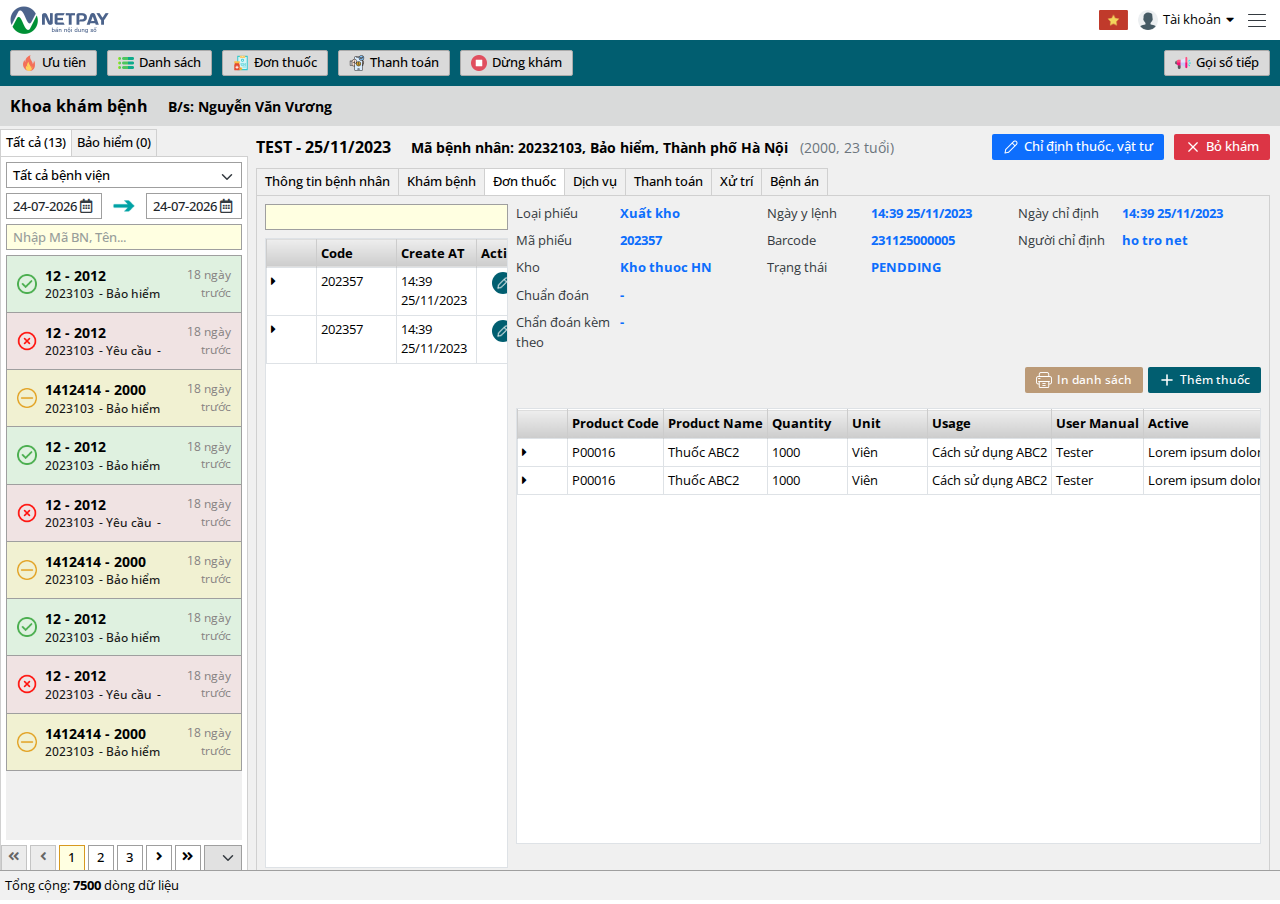
<file: page-kham-benh-tab-don-thuoc.html>
<!DOCTYPE html>
<html lang="vi">
<head>
	<meta charset="UTF-8">
	<meta name="viewport"
	      content="width=device-width, user-scalable=no, initial-scale=1.0, maximum-scale=1.0, minimum-scale=1.0">

	<title>Template Cpanel Hospital</title>
	<meta name="description" content="Template Cpanel Hospital">
	<meta name="author" content="">

	<meta property="og:title" content="Template Cpanel Hospital">
	<meta property="og:type" content="website">
	<meta property="og:url" content="">
	<meta property="og:description" content="Template Cpanel Hospital">
	<meta property="og:image" content="">

	<link rel="icon" href="./assets/images/favicon.png">
	<link rel="apple-touch-icon" href="./assets/images/favicon.png">
	<link rel="stylesheet" href="./assets/plugins/bootstrap/css/bootstrap.min.css">
	<link rel="stylesheet" href="./assets/plugins/select2/select2.min.css">
	<link rel="stylesheet" href="./assets/plugins/daterangepicker/daterangepicker.css">
	<link rel="stylesheet" href="./assets/fonts/fontawesome/css/all.min.css">
	<link rel="stylesheet" href="./assets/css/base.css">
	<link rel="stylesheet" href="./assets/css/style.css">
	<link rel="stylesheet" href="./assets/css/responsive.css">

	<style>
		:root {
			--primary-color: #015E70;
			--primary-hover: #00708c;
			--primary-rgb: 1, 94, 112;
			--secondary-color: #BB9A77;
			--secondary-hover: #a27b51;
			--secondary-rgb: 187, 154, 119;
		}
	</style>
</head>
<body>

<div class="modal fade modal-default" id="modal-Thuoc" data-bs-backdrop="static" data-bs-keyboard="false">
	<div class="modal-dialog modal-dialog-centered modal-xl">
		<div class="modal-content">
			<div class="modal-header">
				<div class="modal-title">
					<img src="./assets/images/icons/icon-service.png" class="img-fluid" alt="">
					Thêm thuốc
				</div>
				<button type="button" class="link-default fz-18" data-bs-dismiss="modal" aria-label="Close">
					<i class="fal fa-times"></i>
				</button>
			</div>
			<div class="modal-body p-0">
				<div class="modal-form">
					<div class="row g-3">
						<div class="col-6 col-lg-4">
							<div class="vstack gap-15px">
								<div class="theme-form flex-wrap">
									<div class="theme-label w-100">
										Chọn kho
									</div>
									<div class="w-100">
										<select data-placeholder-search="Tìm kiếm tên kho" name=""
										        class="form-select theme-input theme-input_white initSelect2" id="">
											<option value="">
												Kho 1
											</option>
											<option value="">
												Kho 1
											</option>
											<option value="">
												Kho 1
											</option>
											<option value="">
												Kho 1
											</option>
											<option value="">
												Kho 1
											</option>
											<option value="">
												Kho 1
											</option>
											<option value="">
												Kho 1
											</option>
										</select>
									</div>
								</div>
								<div class="theme-form flex-wrap">
									<div class="theme-label w-100">
										Chọn thuốc
									</div>
									<div class="w-100">
										<select data-placeholder-search="Tìm kiếm tên thuốc" name=""
										        class="form-select theme-input theme-input_white initSelect2" id="">
											<option value="">
												thuốc 1
											</option>
											<option value="">
												thuốc 1
											</option>
											<option value="">
												thuốc 1
											</option>
											<option value="">
												thuốc 1
											</option>
											<option value="">
												thuốc 1
											</option>
											<option value="">
												thuốc 1
											</option>
											<option value="">
												thuốc 1
											</option>
										</select>
									</div>
								</div>
								<div class="theme-form flex-wrap">
									<div class="theme-label w-100">
										Số lượng
									</div>
									<div class="w-100">
										<input type="text"
										       class="form-control theme-input">
									</div>
								</div>
								<div class="theme-form flex-wrap">
									<div class="theme-label w-100">
										Ngày y lệnh
									</div>
									<div class="w-100 theme-form_icon theme-form_calendar">
										<input type="text" data-type="full"
										       class="form-control theme-input initDateRangePicker">
									</div>
								</div>
							</div>
						</div>
						<div class="col-6 col-lg-8">
							<div class="vstack gap-15px">
								<div class="theme-form flex-wrap">
									<div class="theme-label w-100">
										Bệnh chính - ICD10
										<button type="button"
										        class="link-default text-blue fw-bold">
											Cập nhật bệnh chính
										</button>
									</div>
									<div class="w-100">
										<div class="row g-2">
											<div class="col-4">
												<select data-placeholder-search="Tìm kiếm mã..."
												        name=""
												        class="form-select theme-input initSelect2"
												        id="">
													<option value="">
														Bệnh ABC
													</option>
													<option value="">
														Bệnh ABCD
													</option>
													<option value="">
														Bệnh ABCDE
													</option>
													<option value="">
														Bệnh ABCDEF
													</option>
													<option value="">
														Bệnh ABCDEFG
													</option>
													<option value="">
														Bệnh ABCDEFGH
													</option>
												</select>
											</div>
											<div class="col-8">
												<div class="theme-form theme-form_column">
													<input type="text"
													       class="form-control theme-input"
													       placeholder="">
												</div>
											</div>
										</div>
									</div>
								</div>
								<div class="theme-form flex-wrap">
									<div class="theme-label w-100">
										Bệnh kèm theo - ICD10
										<button type="button"
										        class="link-default text-blue fw-bold gap-5px">
											Cập nhật bệnh kèm theo
											<img src="./assets/images/icons/icon-plus.png"
											     class="img-fluid" alt="">
										</button>
									</div>
									<div class="section-table w-100 m-0">
										<div class="theme-table theme-table_height dragscroll"
										     style="--height: 120px;">
											<table class="table table-bordered table-hover">
												<thead>
												<tr>
													<th class="table-column-maxw50"></th>
													<th>Mã chẩn đoán</th>
													<th>Tên chẩn đoán</th>
													<th></th>
												</tr>
												</thead>
												<tbody></tbody>
											</table>
										</div>
									</div>
								</div>
								<div class="row g-3">
									<div class="col-md-6">
										<div class="theme-form flex-wrap theme-form_column">
											<div class="theme-label w-100">
												Hướng dẫn sử dụng
											</div>
											<textarea name="" id="" class="form-control theme-input"
											          rows="4"></textarea>
										</div>
									</div>
									<div class="col-md-6">
										<div class="theme-form flex-wrap theme-form_column">
											<div class="theme-label w-100">
												Lời dặn
											</div>
											<textarea name="" id="" class="form-control theme-input"
											          rows="4"></textarea>
										</div>
									</div>
								</div>
							</div>
						</div>
						<div class="col-12">
							<div class="hstack justify-content-lg-end justify-content-center gap-5px">
								<button type="button" class="button-theme button-theme_primary">
									<img src="./assets/images/icons/icon-add.png"
									     class="img-fluid" alt="">
									Thêm thuốc
								</button>
							</div>
							<div class="section-table w-100 m-0">
								<div class="theme-table theme-table_height dragscroll"
								     style="--height: 20vh;">
									<table class="table table-bordered table-hover">
										<thead>
										<tr>
											<th class="table-column-maxw50"></th>
											<th>Product Code</th>
											<th>Product Name</th>
											<th>Quantity</th>
											<th>Unit</th>
											<th>Usage</th>
											<th>User Manual</th>
											<th>Active</th>
										</tr>
										</thead>
										<tbody>
										<tr>
											<td class="table-column-minw50">
												<button class="link-default">
													<i class="fas fa-caret-right"></i>
												</button>
											</td>
											<td>
												P00016
											</td>
											<td>
												<div class="text-end table-text">
													Thuốc ABC2
												</div>
											</td>
											<td>
												<div class="text-end table-text">
													1000
												</div>
											</td>
											<td>
												<div class="table-text">
													Viên
												</div>
											</td>
											<td>
												<div class="table-text">
													Cách sử dụng ABC2
												</div>
											</td>
											<td>
												<div class="table-text">
													Tester
												</div>
											</td>
											<td>
												<div class="table-text">
													Lorem ipsum dolor sit amet.
												</div>
											</td>
										</tr>
										<tr>
											<td class="table-column-minw50">
												<button class="link-default">
													<i class="fas fa-caret-right"></i>
												</button>
											</td>
											<td>
												P00016
											</td>
											<td>
												<div class="text-end table-text">
													Thuốc ABC2
												</div>
											</td>
											<td>
												<div class="text-end table-text">
													1000
												</div>
											</td>
											<td>
												<div class="table-text">
													Viên
												</div>
											</td>
											<td>
												<div class="table-text">
													Cách sử dụng ABC2
												</div>
											</td>
											<td>
												<div class="table-text">
													Tester
												</div>
											</td>
											<td>
												<div class="table-text">
													Lorem ipsum dolor sit amet.
												</div>
											</td>
										</tr>
										</tbody>
									</table>
								</div>
							</div>
						</div>
						<div class="col-12">
							<div class="box-buttons hstack justify-content-lg-end justify-content-center gap-5px pt-0"
							     id="formButtons">
								<button type="button" class="button-theme button-theme_primary">
									<img src="./assets/images/icons/icon-save.png" class="img-fluid" alt="">
									Lưu đơn
								</button>
								<button type="button" class="button-theme button-theme_secondary">
									<img src="./assets/images/icons/icon-print.png" class="img-fluid" alt="">
									Lưu + In
								</button>
								<button type="button" class="button-theme button-theme_light" data-bs-dismiss="modal">
									<img src="./assets/images/icons/icon-times.png" class="img-fluid" alt="">
									Hủy
								</button>
							</div>
						</div>
					</div>
				</div>
			</div>
		</div>
	</div>
</div>

<header id="header" class="header">
	<div class="container-fluid g-0">
		<div class="header-main hstack gap-10px">
			<div class="header-logo">
				<a href="./" class="d-inline-block align-items-center">
					<img src="./assets/images/logo.png" alt="">
				</a>
			</div>
			<div id="header-navigation" class="header-navigation">
				<ul>
					<li>
						<a class="active" href="./">
							<span><img src="./assets/images/icons/trang-chu.png" class="img-fluid" alt=""></span>
							Home
						</a>
					</li>
					<li>
						<a href="./">
							<span><img src="./assets/images/icons/don-tiep.png" class="img-fluid" alt=""></span>
							Đón tiếp
						</a>
					</li>
					<li>
						<a href="./">
							<span><img src="./assets/images/icons/kham-benh.png" class="img-fluid" alt=""></span>
							Khám bệnh
							<i class="fas fa-caret-down"></i>
						</a>
						<ul>
							<li>
								<a href="">
									Danh sách khám bệnh
								</a>
							</li>
							<li>
								<a href="">
									Danh sách khám bệnh
								</a>
							</li>
							<li>
								<a href="">
									Danh sách khám bệnh
								</a>
							</li>
							<li>
								<a href="">
									Danh sách khám bệnh
								</a>
							</li>
							<li>
								<a href="">
									Danh sách khám bệnh
								</a>
							</li>
						</ul>
					</li>
					<li>
						<a href="./">
							<span><img src="./assets/images/icons/lay-mau.png" class="img-fluid" alt=""></span>
							Lấy máu
							<i class="fas fa-caret-down"></i>
						</a>
						<ul>
							<li>
								<a href="">
									Danh sách khám bệnh
								</a>
							</li>
							<li>
								<a href="">
									Danh sách khám bệnh
								</a>
							</li>
							<li>
								<a href="">
									Danh sách khám bệnh
								</a>
							</li>
							<li>
								<a href="">
									Danh sách khám bệnh
								</a>
							</li>
							<li>
								<a href="">
									Danh sách khám bệnh
								</a>
							</li>
						</ul>
					</li>
					<li>
						<a href="./">
							<span><img src="./assets/images/icons/xet-nghiem.png" class="img-fluid" alt=""></span>
							Xét nghiệm
						</a>
					</li>
					<li>
						<a href="./">
							<span><img src="./assets/images/icons/ris.png" class="img-fluid" alt=""></span>
							RIS
						</a>
					</li>
					<li>
						<a href="./">
							<span><img src="./assets/images/icons/benh-nhan.png" class="img-fluid" alt=""></span>
							Bệnh nhân
						</a>
					</li>
					<li>
						<a href="./">
							<span><img src="./assets/images/icons/dieu-tri.png" class="img-fluid" alt=""></span>
							Điều trị
						</a>
					</li>
					<li>
						<a href="./">
							<span><img src="./assets/images/icons/nha-thuoc.png" class="img-fluid" alt=""></span>
							Nhà thuốc
						</a>
					</li>
					<li>
						<a href="./">
							<span><img src="./assets/images/icons/kho-thuoc.png" class="img-fluid" alt=""></span>
							Quản lý kho thuốc
						</a>
					</li>
					<li>
						<a href="./">
							<span><img src="./assets/images/icons/danh-muc.png" class="img-fluid" alt=""></span>
							Danh mục
						</a>
					</li>
					<li>
						<a href="./">
							<span><img src="./assets/images/icons/thu-ngan.png" class="img-fluid" alt=""></span>
							Thu ngân
						</a>
					</li>
					<li>
						<a href="./">
							<span><img src="./assets/images/icons/bao-hiem.png" class="img-fluid" alt=""></span>
							BHYT
						</a>
					</li>
					<li>
						<a href="./">
							<span><img src="./assets/images/icons/bao-cao.png" class="img-fluid" alt=""></span>
							Báo cáo
						</a>
					</li>
					<li>
						<a href="./">
							<span><img src="./assets/images/icons/he-thong.png" class="img-fluid" alt=""></span>
							Hệ thống
						</a>
					</li>
				</ul>
			</div>
			<div class="header-actions hstack gap-10px">
				<div class="header-language header-dropdown">
					<button type="button" class="link-default hstack gap-5px" data-bs-toggle="dropdown">
						<img src="./assets/images/language/vn.png" class="img-fluid" alt="">
					</button>
					<ul class="dropdown-menu dropdown-menu-end">
						<li>
							<a class="dropdown-item" href="#">
								<img src="./assets/images/language/vn.png" class="img-fluid" alt="">
								Tiếng Việt
							</a>
						</li>
						<li>
							<a class="dropdown-item" href="#">
								<img src="./assets/images/language/en.png" class="img-fluid" alt="">
								Tiếng Anh
							</a>
						</li>
						<li>
							<a class="dropdown-item" href="#">
								<img src="./assets/images/language/cn.png" class="img-fluid" alt="">
								Tiếng Trung
							</a>
						</li>
					</ul>
				</div>
				<div class="header-user header-dropdown">
					<button type="button" class="link-default hstack gap-5px" data-bs-toggle="dropdown">
						<img src="./assets/images/user/avatar.png" class="img-fluid" alt="">
						Tài khoản
						<i class="fas fa-caret-down"></i>
					</button>
					<ul class="dropdown-menu dropdown-menu-end">
						<li>
							<a class="dropdown-item" href="#">
								Đăng nhập
							</a>
						</li>
						<li>
							<a class="dropdown-item" href="#">
								Đăng ký
							</a>
						</li>
						<li>
							<a class="dropdown-item" href="#">
								Thông tin tài khoản
							</a>
						</li>
						<li>
							<a class="dropdown-item" href="#">
								Đổi mật khẩu
							</a>
						</li>
					</ul>
				</div>
			</div>
			<div class="header-hamburger">
				<button type="button" class="hamburger-button" id="hamburger-button">
					<span></span>
					<span></span>
					<span></span>
					<span></span>
				</button>
			</div>
			<div class="header-overlay" id="header-overlay"></div>
		</div>
	</div>
</header>
<div id="main" class="main">
	<div class="section-buttons">
		<div class="container-fluid g-0">
			<div class="section-buttons_list hstack gap-15px justify-content-between">
				<div class="section-buttons_list__item hstack gap-10px w-100">
					<a href="" class="button-theme button-theme_light">
						<img src="./assets/images/icons/icon-fire.png" class="img-fluid" alt="">
						Ưu tiên
					</a>
					<a href="" class="button-theme button-theme_light">
						<img src="./assets/images/icons/icon-list.png" class="img-fluid" alt="">
						Danh sách
					</a>
					<a href="" class="button-theme button-theme_light">
						<img src="./assets/images/icons/icon-donthuoc.png" class="img-fluid" alt="">
						Đơn thuốc
					</a>
					<a href="" class="button-theme button-theme_light">
						<img src="./assets/images/icons/icon-payment.png" class="img-fluid" alt="">
						Thanh toán
					</a>
					<a href="" class="button-theme button-theme_light">
						<img src="./assets/images/icons/icon-stop.png" class="img-fluid" alt="">
						Dừng khám
					</a>
					<div class="box-form ms-lg-auto">
						<button type="button" class="button-theme button-theme_light">
							<img src="./assets/images/icons/icon-loa.png" class="img-fluid" alt="">
							Gọi số tiếp
						</button>
					</div>
				</div>
			</div>
		</div>
	</div>
	<div class="section-heading hstack gap-20px">
		<div class="heading-title">
			Khoa khám bệnh
		</div>
		<div class="heading-name">
			B/s: Nguyễn Văn Vương
		</div>
	</div>
	<div class="section-main section-checkup">
		<div class="container-fluid g-0 vstack">
			<div class="row g-2 g-xl-2 flex-fill">
				<div class="col-xl-20 vstack">
					<div class="section-sidebar vstack">
						<div class="section-tab vstack flex-fill">
							<div class="nav nav-tabs mb-0 border-bottom-0" id="nav-tab" role="tablist">
								<button class="nav-link active m-0 text-black rounded-0 link-default"
								        data-bs-toggle="tab"
								        data-bs-target="#tab-tatca" type="button">
									Tất cả (13)
								</button>
								<button class="nav-link m-0 text-black rounded-0 link-default" data-bs-toggle="tab"
								        data-bs-target="#tab-baohiem"
								        type="button">
									Bảo hiểm (0)
								</button>
							</div>
							<div class="tab-content vstack">
								<div class="tab-pane fade show active flex-fill" id="tab-tatca">
									<div class="tab-inner vstack flex-fill gap-5px">
										<div class="d-flex flex-column gap-5px">
											<div class="theme-form">
												<select data-placeholder-search="Tìm kiếm tên tỉnh/TP" name=""
												        class="form-select theme-input theme-input_white initSelect2"
												        id="">
													<option value="">
														Tất cả bệnh viện
													</option>
													<option value="">
														Bệnh viện 1
													</option>
													<option value="">
														Bệnh viện 2
													</option>
													<option value="">
														Bệnh viện 3
													</option>
													<option value="">
														Bệnh viện 4
													</option>
													<option value="">
														Bệnh viện 5
													</option>
													<option value="">
														Bệnh viện 6
													</option>
													<option value="">
														Bệnh viện 7
													</option>
													<option value="">
														Bệnh viện 8
													</option>
													<option value="">
														...
													</option>
												</select>
											</div>
											<div class="theme-form justify-content-center justify-content-sm-start">
												<div class="theme-form_groups">
													<div class="theme-form_icon theme-form_calendar">
														<input type="text"
														       class="form-control theme-input initDateRangePicker">
													</div>
													<div class="theme-form_groups__icon">
														<img src="./assets/images/icons/icon-arrow-left.png"
														     alt="">
													</div>
													<div class="theme-form_icon theme-form_calendar">
														<input type="text"
														       class="form-control theme-input initDateRangePicker">
													</div>
												</div>
											</div>
											<div class="theme-form">
												<input placeholder="Nhập Mã BN, Tên..." type="text" required
												       class="form-control theme-input">
											</div>
										</div>
										<div class="section-list vstack gap-5px position-relative">
											<div class="scrollable-content">
												<div class="vstack">
													<div class="list-item">
														<a href=""
														   class="card patient-card patient-card_1 hstack rounded-0">
															<div class="card-icon">
																<img src="./assets/images/icons/icon-check-circle.png"
																     alt="">
															</div>
															<div class="card-content">
																<div class="card-code limit">
																	12 - 2012
																</div>
																<div class="card-meta">
																	<div class="card-meta_item">
																		2023103
																	</div>
																	<div class="card-meta_item">
																		Bảo hiểm
																	</div>
																	<div class="card-meta_item">
																		Cấp cứu
																	</div>
																</div>
															</div>
															<div class="card-time">
																18 ngày trước
															</div>
														</a>
													</div>
													<div class="list-item">
														<a href=""
														   class="card patient-card hstack patient-card_2 rounded-0">
															<div class="card-icon">
																<img src="./assets/images/icons/icon-times.png"
																     alt="">
															</div>
															<div class="card-content">
																<div class="card-code limit">
																	12 - 2012
																</div>
																<div class="card-meta">
																	<div class="card-meta_item">
																		2023103
																	</div>
																	<div class="card-meta_item">
																		Yêu cầu
																	</div>
																	<div class="card-meta_item">
																		Khám bệnh
																	</div>
																</div>
															</div>
															<div class="card-time">
																18 ngày trước
															</div>
														</a>
													</div>
													<div class="list-item">
														<a href=""
														   class="card patient-card patient-card_3 hstack rounded-0">
															<div class="card-icon">
																<img src="./assets/images/icons/icon-minus.png"
																     alt="">
															</div>
															<div class="card-content">
																<div class="card-code limit">
																	1412414 - 2000
																</div>
																<div class="card-meta">
																	<div class="card-meta_item">
																		2023103
																	</div>
																	<div class="card-meta_item">
																		Bảo hiểm
																	</div>
																	<div class="card-meta_item">
																		Khám bệnh
																	</div>
																</div>
															</div>
															<div class="card-time">
																18 ngày trước
															</div>
														</a>
													</div>
													<div class="list-item">
														<a href=""
														   class="card patient-card patient-card_1 hstack rounded-0">
															<div class="card-icon">
																<img src="./assets/images/icons/icon-check-circle.png"
																     alt="">
															</div>
															<div class="card-content">
																<div class="card-code limit">
																	12 - 2012
																</div>
																<div class="card-meta">
																	<div class="card-meta_item">
																		2023103
																	</div>
																	<div class="card-meta_item">
																		Bảo hiểm
																	</div>
																	<div class="card-meta_item">
																		Cấp cứu
																	</div>
																</div>
															</div>
															<div class="card-time">
																18 ngày trước
															</div>
														</a>
													</div>
													<div class="list-item">
														<a href=""
														   class="card patient-card hstack patient-card_2 rounded-0">
															<div class="card-icon">
																<img src="./assets/images/icons/icon-times.png"
																     alt="">
															</div>
															<div class="card-content">
																<div class="card-code limit">
																	12 - 2012
																</div>
																<div class="card-meta">
																	<div class="card-meta_item">
																		2023103
																	</div>
																	<div class="card-meta_item">
																		Yêu cầu
																	</div>
																	<div class="card-meta_item">
																		Khám bệnh
																	</div>
																</div>
															</div>
															<div class="card-time">
																18 ngày trước
															</div>
														</a>
													</div>
													<div class="list-item">
														<a href=""
														   class="card patient-card patient-card_3 hstack rounded-0">
															<div class="card-icon">
																<img src="./assets/images/icons/icon-minus.png"
																     alt="">
															</div>
															<div class="card-content">
																<div class="card-code limit">
																	1412414 - 2000
																</div>
																<div class="card-meta">
																	<div class="card-meta_item">
																		2023103
																	</div>
																	<div class="card-meta_item">
																		Bảo hiểm
																	</div>
																	<div class="card-meta_item">
																		Khám bệnh
																	</div>
																</div>
															</div>
															<div class="card-time">
																18 ngày trước
															</div>
														</a>
													</div>
													<div class="list-item">
														<a href=""
														   class="card patient-card patient-card_1 hstack rounded-0">
															<div class="card-icon">
																<img src="./assets/images/icons/icon-check-circle.png"
																     alt="">
															</div>
															<div class="card-content">
																<div class="card-code limit">
																	12 - 2012
																</div>
																<div class="card-meta">
																	<div class="card-meta_item">
																		2023103
																	</div>
																	<div class="card-meta_item">
																		Bảo hiểm
																	</div>
																	<div class="card-meta_item">
																		Cấp cứu
																	</div>
																</div>
															</div>
															<div class="card-time">
																18 ngày trước
															</div>
														</a>
													</div>
													<div class="list-item">
														<a href=""
														   class="card patient-card hstack patient-card_2 rounded-0">
															<div class="card-icon">
																<img src="./assets/images/icons/icon-times.png"
																     alt="">
															</div>
															<div class="card-content">
																<div class="card-code limit">
																	12 - 2012
																</div>
																<div class="card-meta">
																	<div class="card-meta_item">
																		2023103
																	</div>
																	<div class="card-meta_item">
																		Yêu cầu
																	</div>
																	<div class="card-meta_item">
																		Khám bệnh
																	</div>
																</div>
															</div>
															<div class="card-time">
																18 ngày trước
															</div>
														</a>
													</div>
													<div class="list-item">
														<a href=""
														   class="card patient-card patient-card_3 hstack rounded-0">
															<div class="card-icon">
																<img src="./assets/images/icons/icon-minus.png"
																     alt="">
															</div>
															<div class="card-content">
																<div class="card-code limit">
																	1412414 - 2000
																</div>
																<div class="card-meta">
																	<div class="card-meta_item">
																		2023103
																	</div>
																	<div class="card-meta_item">
																		Bảo hiểm
																	</div>
																	<div class="card-meta_item">
																		Khám bệnh
																	</div>
																</div>
															</div>
															<div class="card-time">
																18 ngày trước
															</div>
														</a>
													</div>
												</div>
											</div>
										</div>
										<div class="section-pagination">
											<div class="theme-form">
												<input placeholder="Trang" type="text"
												       class="form-control theme-input">
											</div>
											<ul class="pagination justify-content-center justify-content-lg-end">
												<li class="page-item disabled">
													<a class="page-link" href="#">
														<i class="fas fa-angle-double-left"></i>
													</a>
												</li>
												<li class="page-item disabled">
													<a class="page-link" href="#">
														<i class="fas fa-angle-left"></i>
													</a>
												</li>
												<li class="page-item active">
													<a class="page-link" href="#">
														1
													</a>
												</li>
												<li class="page-item">
													<a class="page-link" href="#">
														2
													</a>
												</li>
												<li class="page-item">
													<a class="page-link" href="#">
														3
													</a>
												</li>
												<li class="page-item">
													<a class="page-link" href="#">
														<i class="fas fa-angle-right"></i>
													</a>
												</li>
												<li class="page-item">
													<a class="page-link" href="#">
														<i class="fas fa-angle-double-right"></i>
													</a>
												</li>
											</ul>
											<div class="theme-form">
												<select class="form-select theme-input theme-input_white"
												        id="">
													<option value="">
														10
													</option>
													<option value="">
														20
													</option>
													<option value="">
														30
													</option>
													<option value="">
														50
													</option>
													<option value="">
														100
													</option>
												</select>
											</div>
										</div>
									</div>
								</div>
								<div class="tab-pane fade flex-fill" id="tab-baohiem">
									<div class="tab-inner vstack flex-fill gap-5px">
										<div class="d-flex flex-column gap-5px">
											<div class="theme-form">
												<select data-placeholder-search="Tìm kiếm tên tỉnh/TP" name=""
												        class="form-select theme-input theme-input_white initSelect2"
												        id="">
													<option value="">
														Tất cả bệnh viện
													</option>
													<option value="">
														Bệnh viện 1
													</option>
													<option value="">
														Bệnh viện 2
													</option>
													<option value="">
														Bệnh viện 3
													</option>
													<option value="">
														Bệnh viện 4
													</option>
													<option value="">
														Bệnh viện 5
													</option>
													<option value="">
														Bệnh viện 6
													</option>
													<option value="">
														Bệnh viện 7
													</option>
													<option value="">
														Bệnh viện 8
													</option>
													<option value="">
														...
													</option>
												</select>
											</div>
											<div class="theme-form justify-content-center justify-content-sm-start">
												<div class="theme-form_groups">
													<div class="theme-form_icon theme-form_calendar">
														<input type="text"
														       class="form-control theme-input initDateRangePicker">
													</div>
													<div class="theme-form_groups__icon">
														<img src="./assets/images/icons/icon-arrow-left.png"
														     alt="">
													</div>
													<div class="theme-form_icon theme-form_calendar">
														<input type="text"
														       class="form-control theme-input initDateRangePicker">
													</div>
												</div>
											</div>
											<div class="theme-form">
												<input placeholder="Nhập Mã BN, Tên..." type="text" required
												       class="form-control theme-input">
											</div>
										</div>
										<div class="section-list vstack gap-5px position-relative">
											<div class="scrollable-content">
											</div>
										</div>
										<div class="section-pagination">
											<div class="theme-form">
												<input placeholder="Trang" type="text"
												       class="form-control theme-input">
											</div>
											<ul class="pagination justify-content-center justify-content-lg-end">
												<li class="page-item disabled">
													<a class="page-link" href="#">
														<i class="fas fa-angle-double-left"></i>
													</a>
												</li>
												<li class="page-item disabled">
													<a class="page-link" href="#">
														<i class="fas fa-angle-left"></i>
													</a>
												</li>
												<li class="page-item active">
													<a class="page-link" href="#">
														1
													</a>
												</li>
												<li class="page-item">
													<a class="page-link" href="#">
														2
													</a>
												</li>
												<li class="page-item">
													<a class="page-link" href="#">
														3
													</a>
												</li>
												<li class="page-item">
													<a class="page-link" href="#">
														<i class="fas fa-angle-right"></i>
													</a>
												</li>
												<li class="page-item">
													<a class="page-link" href="#">
														<i class="fas fa-angle-double-right"></i>
													</a>
												</li>
											</ul>
											<div class="theme-form">
												<select class="form-select theme-input theme-input_white"
												        id="">
													<option value="">
														10
													</option>
													<option value="">
														20
													</option>
													<option value="">
														30
													</option>
													<option value="">
														50
													</option>
													<option value="">
														100
													</option>
												</select>
											</div>
										</div>
									</div>
								</div>
							</div>
						</div>
					</div>
				</div>
				<div class="col-xl-80">
					<div class="section-heading bg-transparent px-0 hstack gap-20px">
						<div class="heading-title">
							TEST - 25/11/2023
						</div>
						<div class="heading-name">
							Mã bệnh nhân: 20232103, Bảo hiểm, Thành phố Hà Nội <span class="ms-2 fw-normal text-muted">(2000,
							                                                                                           23
							                                                                                           tuổi)</span>
						</div>
						<div class="heading-button ms-auto">
							<div class="hstack gap-10px">
								<button type="button" data-bs-target="#modal-Thuoc"
								        data-bs-toggle="modal"
								        class="button-theme button-theme_blue">
									<img src="./assets/images/icons/icon-edit.png" class="img-fluid"
									     alt="">
									Chỉ định thuốc, vật tư
								</button>
								<a href="" class="button-theme button-theme_danger">
									<img src="./assets/images/icons/icon-delete-white.png" class="img-fluid" alt="">
									Bỏ khám
								</a>
							</div>
						</div>
					</div>
					<div class="section-information">
						<div class="section-tab">
							<div class="nav nav-tabs mb-0 border-bottom-0" role="tablist">
								<button class="nav-link m-0 text-black rounded-0 link-default"
								        data-bs-toggle="tab"
								        data-bs-target="#tab-thongtinbenhnhan" type="button">
									Thông tin bệnh nhân
								</button>
								<button class="nav-link m-0 text-black rounded-0 link-default"
								        data-bs-toggle="tab"
								        data-bs-target="#tab-khambenh"
								        type="button">
									Khám bệnh
								</button>
								<button class="nav-link m-0 active text-black rounded-0 link-default"
								        data-bs-toggle="tab"
								        data-bs-target="#tab-donthuoc"
								        type="button">
									Đơn thuốc
								</button>
								<button class="nav-link m-0 text-black rounded-0 link-default"
								        data-bs-toggle="tab"
								        data-bs-target="#tab-dichvu"
								        type="button">
									Dịch vụ
								</button>
								<button class="nav-link m-0 text-black rounded-0 link-default"
								        data-bs-toggle="tab"
								        data-bs-target="#tab-thanhtoan"
								        type="button">
									Thanh toán
								</button>
								<button class="nav-link m-0 text-black rounded-0 link-default"
								        data-bs-toggle="tab"
								        data-bs-target="#tab-xutri"
								        type="button">
									Xử trí
								</button>
								<button class="nav-link m-0 text-black rounded-0 link-default"
								        data-bs-toggle="tab"
								        data-bs-target="#tab-benhan"
								        type="button">
									Bệnh án
								</button>
							</div>
						</div>
						<div class="tab-content">
							<div class="tab-pane fade" id="tab-thongtinbenhnhan">
							</div>
							<div class="tab-pane fade" id="tab-khambenh">
							</div>
							<div class="tab-pane fade  show active" id="tab-donthuoc">
								<div class="information-body">
									<div class="row g-2">
										<div class="col-lg-3">
											<div class="row g-2">
												<div class="col-12">
													<div class="theme-form">
														<input type="text" required="" class="form-control theme-input">
													</div>
												</div>
												<div class="col-12">
													<div class="section-table w-100 m-0">
														<div class="theme-table theme-table_height dragscroll"
														     style="--height: 630px;">
															<table class="table table-bordered table-hover">
																<thead>
																<tr>
																	<th class="table-column-maxw50"></th>
																	<th>Code</th>
																	<th>Create AT</th>
																	<th>Action</th>
																</tr>
																</thead>
																<tbody>
																<tr>
																	<td class="table-column-minw50">
																		<button class="link-default">
																			<i class="fas fa-caret-right"></i>
																		</button>
																	</td>
																	<td>
																		202357
																	</td>
																	<td>
																		14:39 25/11/2023
																	</td>
																	<td>
																		<div class="hstack gap-5px justify-content-center">
																			<button type="button"
																			        class="button-theme button-theme_primary button-theme_circle button-theme_xs">
																				<img src="./assets/images/icons/icon-edit.png"
																				     class="img-fluid"
																				     alt="">
																			</button>
																			<button type="button"
																			        class="button-theme button-theme_danger button-theme_circle button-theme_xs">
																				<img src="./assets/images/icons/icon-delete-white.png"
																				     class="img-fluid"
																				     alt="">
																			</button>
																		</div>
																	</td>
																</tr>
																<tr>
																	<td class="table-column-minw50">
																		<button class="link-default">
																			<i class="fas fa-caret-right"></i>
																		</button>
																	</td>
																	<td>
																		202357
																	</td>
																	<td>
																		14:39 25/11/2023
																	</td>
																	<td>
																		<div class="hstack gap-5px justify-content-center">
																			<button type="button"
																			        class="button-theme button-theme_primary button-theme_circle button-theme_xs">
																				<img src="./assets/images/icons/icon-edit.png"
																				     class="img-fluid"
																				     alt="">
																			</button>
																			<button type="button"
																			        class="button-theme button-theme_danger button-theme_circle button-theme_xs">
																				<img src="./assets/images/icons/icon-delete-white.png"
																				     class="img-fluid"
																				     alt="">
																			</button>
																		</div>
																	</td>
																</tr>
																</tbody>
															</table>
														</div>
													</div>
												</div>
											</div>
										</div>
										<div class="col-lg-9">
											<div class="vstack gap-15px">
												<div class="row g-2">
													<div class="col-lg-4">
														<div class="row g-2">
															<div class="col-12">
																<div class="row g-2">
																	<div class="col-lg-5">
																		Loại phiếu
																	</div>
																	<div class="col-lg-7">
																		<div class="text-primary fw-bold">
																			Xuất kho
																		</div>
																	</div>
																</div>
															</div>
															<div class="col-12">
																<div class="row g-2">
																	<div class="col-lg-5">
																		Mã phiếu
																	</div>
																	<div class="col-lg-7">
																		<div class="text-primary fw-bold">
																			202357
																		</div>
																	</div>
																</div>
															</div>
															<div class="col-12">
																<div class="row g-2">
																	<div class="col-lg-5">
																		Kho
																	</div>
																	<div class="col-lg-7">
																		<div class="text-primary fw-bold">
																			Kho thuoc HN
																		</div>
																	</div>
																</div>
															</div>
															<div class="col-12">
																<div class="row g-2">
																	<div class="col-lg-5">
																		Chuẩn đoán
																	</div>
																	<div class="col-lg-7">
																		<div class="text-primary fw-bold">
																			-
																		</div>
																	</div>
																</div>
															</div>
															<div class="col-12">
																<div class="row g-2">
																	<div class="col-lg-5">
																		Chẩn đoán kèm theo
																	</div>
																	<div class="col-lg-7">
																		<div class="text-primary fw-bold">
																			-
																		</div>
																	</div>
																</div>
															</div>
														</div>
													</div>
													<div class="col-lg-4">
														<div class="row g-2">
															<div class="col-12">
																<div class="row g-2">
																	<div class="col-lg-5">
																		Ngày y lệnh
																	</div>
																	<div class="col-lg-7">
																		<div class="text-primary fw-bold">
																			14:39 25/11/2023
																		</div>
																	</div>
																</div>
															</div>
															<div class="col-12">
																<div class="row g-2">
																	<div class="col-lg-5">
																		Barcode
																	</div>
																	<div class="col-lg-7">
																		<div class="text-primary fw-bold">
																			231125000005
																		</div>
																	</div>
																</div>
															</div>
															<div class="col-12">
																<div class="row g-2">
																	<div class="col-lg-5">
																		Trạng thái
																	</div>
																	<div class="col-lg-7">
																		<div class="text-primary fw-bold">
																			PENDDING
																		</div>
																	</div>
																</div>
															</div>
														</div>
													</div>
													<div class="col-lg-4">
														<div class="row g-2">
															<div class="col-12">
																<div class="row g-2">
																	<div class="col-lg-5">
																		Ngày chỉ định
																	</div>
																	<div class="col-lg-7">
																		<div class="text-primary fw-bold">
																			14:39 25/11/2023
																		</div>
																	</div>
																</div>
															</div>
															<div class="col-12">
																<div class="row g-2">
																	<div class="col-lg-5">
																		Người chỉ định
																	</div>
																	<div class="col-lg-7">
																		<div class="text-primary fw-bold">
																			ho tro net
																		</div>
																	</div>
																</div>
															</div>
														</div>
													</div>
												</div>
												<div class="hstack justify-content-lg-end justify-content-center gap-5px">
													<button type="button" class="button-theme button-theme_secondary">
														<img src="./assets/images/icons/icon-print.png"
														     class="img-fluid" alt="">
														In danh sách
													</button>
													<button type="button" class="button-theme button-theme_primary">
														<img src="./assets/images/icons/icon-add.png"
														     class="img-fluid" alt="">
														Thêm thuốc
													</button>
												</div>
												<div class="section-table w-100 m-0">
													<div class="theme-table theme-table_height dragscroll"
													     style="--height: 436px;">
														<table class="table table-bordered table-hover">
															<thead>
															<tr>
																<th class="table-column-maxw50"></th>
																<th>Product Code</th>
																<th>Product Name</th>
																<th>Quantity</th>
																<th>Unit</th>
																<th>Usage</th>
																<th>User Manual</th>
																<th>Active</th>
															</tr>
															</thead>
															<tbody>
															<tr>
																<td class="table-column-minw50">
																	<button class="link-default">
																		<i class="fas fa-caret-right"></i>
																	</button>
																</td>
																<td>
																	P00016
																</td>
																<td>
																	<div class="text-end table-text">
																		Thuốc ABC2
																	</div>
																</td>
																<td>
																	<div class="text-end table-text">
																		1000
																	</div>
																</td>
																<td>
																	<div class="table-text">
																		Viên
																	</div>
																</td>
																<td>
																	<div class="table-text">
																		Cách sử dụng ABC2
																	</div>
																</td>
																<td>
																	<div class="table-text">
																		Tester
																	</div>
																</td>
																<td>
																	<div class="table-text">
																		Lorem ipsum dolor sit amet.
																	</div>
																</td>
															</tr>
															<tr>
																<td class="table-column-minw50">
																	<button class="link-default">
																		<i class="fas fa-caret-right"></i>
																	</button>
																</td>
																<td>
																	P00016
																</td>
																<td>
																	<div class="text-end table-text">
																		Thuốc ABC2
																	</div>
																</td>
																<td>
																	<div class="text-end table-text">
																		1000
																	</div>
																</td>
																<td>
																	<div class="table-text">
																		Viên
																	</div>
																</td>
																<td>
																	<div class="table-text">
																		Cách sử dụng ABC2
																	</div>
																</td>
																<td>
																	<div class="table-text">
																		Tester
																	</div>
																</td>
																<td>
																	<div class="table-text">
																		Lorem ipsum dolor sit amet.
																	</div>
																</td>
															</tr>
															</tbody>
														</table>
													</div>
												</div>
											</div>
										</div>
									</div>
								</div>
							</div>
							<div class="tab-pane fade" id="tab-dichvu">
							</div>
							<div class="tab-pane fade" id="tab-thanhtoan">
							</div>
							<div class="tab-pane fade" id="tab-xutri">
							</div>
							<div class="tab-pane fade" id="tab-benhan">
							</div>
						</div>
					</div>
				</div>
			</div>
		</div>
	</div>
	<div class="section-footer">
		<div class="container-fluid g-0">
			<div class="row g-1 align-items-center flex-row-reverse flex-lg-row">
				<div class="col-lg-6">
					<div class="footer-text text-center text-lg-start">
						Tổng cộng: <b>7500</b> dòng dữ liệu
					</div>
				</div>
			</div>
		</div>
	</div>
</div>

<script type="text/javascript" src="./assets/plugins/jquery.min.js"></script>
<script type="text/javascript" src="./assets/plugins/dragscroll.js"></script>
<script type="text/javascript"
        src="./assets/plugins/bootstrap/js/bootstrap.bundle.min.js"></script>
<script type="text/javascript" src="./assets/plugins/select2/select2.min.js"></script>
<script type="text/javascript" src="./assets/plugins/daterangepicker/moment.min.js"></script>
<script type="text/javascript" src="./assets/plugins/daterangepicker/daterangepicker.js"></script>
<script type="text/javascript" src="./assets/js/app.js"></script>
</body>
</html>
</file>
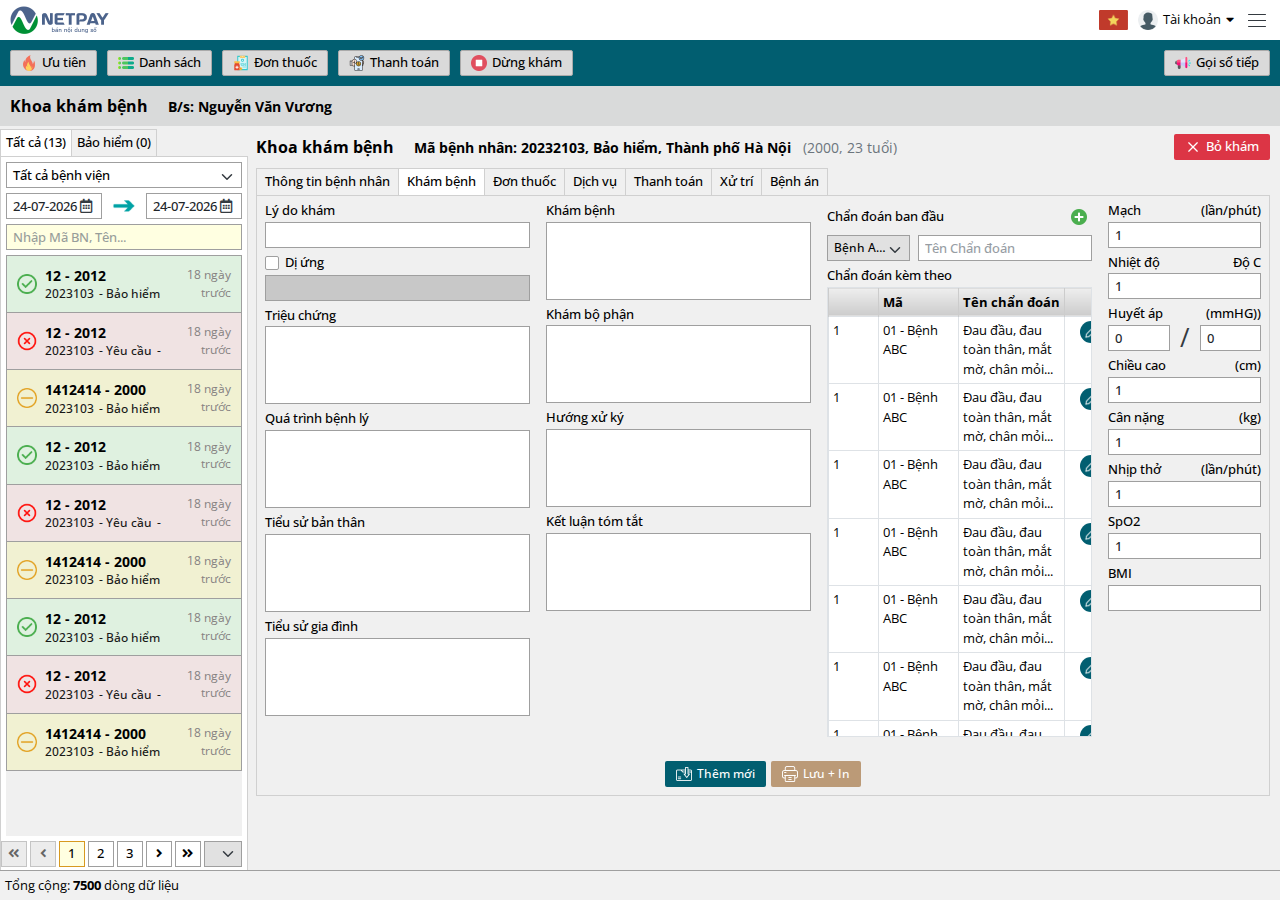
<file: page-kham-benh-tab-kham-benh.html>
<!DOCTYPE html>
<html lang="vi">
<head>
	<meta charset="UTF-8">
	<meta name="viewport"
	      content="width=device-width, user-scalable=no, initial-scale=1.0, maximum-scale=1.0, minimum-scale=1.0">

	<title>Template Cpanel Hospital</title>
	<meta name="description" content="Template Cpanel Hospital">
	<meta name="author" content="">

	<meta property="og:title" content="Template Cpanel Hospital">
	<meta property="og:type" content="website">
	<meta property="og:url" content="">
	<meta property="og:description" content="Template Cpanel Hospital">
	<meta property="og:image" content="">

	<link rel="icon" href="./assets/images/favicon.png">
	<link rel="apple-touch-icon" href="./assets/images/favicon.png">
	<link rel="stylesheet" href="./assets/plugins/bootstrap/css/bootstrap.min.css">
	<link rel="stylesheet" href="./assets/plugins/select2/select2.min.css">
	<link rel="stylesheet" href="./assets/plugins/daterangepicker/daterangepicker.css">
	<link rel="stylesheet" href="./assets/fonts/fontawesome/css/all.min.css">
	<link rel="stylesheet" href="./assets/css/base.css">
	<link rel="stylesheet" href="./assets/css/style.css">
	<link rel="stylesheet" href="./assets/css/responsive.css">

	<style>
		:root {
			--primary-color: #015E70;
			--primary-hover: #00708c;
			--primary-rgb: 1, 94, 112;
			--secondary-color: #BB9A77;
			--secondary-hover: #a27b51;
			--secondary-rgb: 187, 154, 119;
		}
	</style>
</head>
<body>

<header id="header" class="header">
	<div class="container-fluid g-0">
		<div class="header-main hstack gap-10px">
			<div class="header-logo">
				<a href="./" class="d-inline-block align-items-center">
					<img src="./assets/images/logo.png" alt="">
				</a>
			</div>
			<div id="header-navigation" class="header-navigation">
				<ul>
					<li>
						<a class="active" href="./">
							<span><img src="./assets/images/icons/trang-chu.png" class="img-fluid" alt=""></span>
							Home
						</a>
					</li>
					<li>
						<a href="./">
							<span><img src="./assets/images/icons/don-tiep.png" class="img-fluid" alt=""></span>
							Đón tiếp
						</a>
					</li>
					<li>
						<a href="./">
							<span><img src="./assets/images/icons/kham-benh.png" class="img-fluid" alt=""></span>
							Khám bệnh
							<i class="fas fa-caret-down"></i>
						</a>
						<ul>
							<li>
								<a href="">
									Danh sách khám bệnh
								</a>
							</li>
							<li>
								<a href="">
									Danh sách khám bệnh
								</a>
							</li>
							<li>
								<a href="">
									Danh sách khám bệnh
								</a>
							</li>
							<li>
								<a href="">
									Danh sách khám bệnh
								</a>
							</li>
							<li>
								<a href="">
									Danh sách khám bệnh
								</a>
							</li>
						</ul>
					</li>
					<li>
						<a href="./">
							<span><img src="./assets/images/icons/lay-mau.png" class="img-fluid" alt=""></span>
							Lấy máu
							<i class="fas fa-caret-down"></i>
						</a>
						<ul>
							<li>
								<a href="">
									Danh sách khám bệnh
								</a>
							</li>
							<li>
								<a href="">
									Danh sách khám bệnh
								</a>
							</li>
							<li>
								<a href="">
									Danh sách khám bệnh
								</a>
							</li>
							<li>
								<a href="">
									Danh sách khám bệnh
								</a>
							</li>
							<li>
								<a href="">
									Danh sách khám bệnh
								</a>
							</li>
						</ul>
					</li>
					<li>
						<a href="./">
							<span><img src="./assets/images/icons/xet-nghiem.png" class="img-fluid" alt=""></span>
							Xét nghiệm
						</a>
					</li>
					<li>
						<a href="./">
							<span><img src="./assets/images/icons/ris.png" class="img-fluid" alt=""></span>
							RIS
						</a>
					</li>
					<li>
						<a href="./">
							<span><img src="./assets/images/icons/benh-nhan.png" class="img-fluid" alt=""></span>
							Bệnh nhân
						</a>
					</li>
					<li>
						<a href="./">
							<span><img src="./assets/images/icons/dieu-tri.png" class="img-fluid" alt=""></span>
							Điều trị
						</a>
					</li>
					<li>
						<a href="./">
							<span><img src="./assets/images/icons/nha-thuoc.png" class="img-fluid" alt=""></span>
							Nhà thuốc
						</a>
					</li>
					<li>
						<a href="./">
							<span><img src="./assets/images/icons/kho-thuoc.png" class="img-fluid" alt=""></span>
							Quản lý kho thuốc
						</a>
					</li>
					<li>
						<a href="./">
							<span><img src="./assets/images/icons/danh-muc.png" class="img-fluid" alt=""></span>
							Danh mục
						</a>
					</li>
					<li>
						<a href="./">
							<span><img src="./assets/images/icons/thu-ngan.png" class="img-fluid" alt=""></span>
							Thu ngân
						</a>
					</li>
					<li>
						<a href="./">
							<span><img src="./assets/images/icons/bao-hiem.png" class="img-fluid" alt=""></span>
							BHYT
						</a>
					</li>
					<li>
						<a href="./">
							<span><img src="./assets/images/icons/bao-cao.png" class="img-fluid" alt=""></span>
							Báo cáo
						</a>
					</li>
					<li>
						<a href="./">
							<span><img src="./assets/images/icons/he-thong.png" class="img-fluid" alt=""></span>
							Hệ thống
						</a>
					</li>
				</ul>
			</div>
			<div class="header-actions hstack gap-10px">
				<div class="header-language header-dropdown">
					<button type="button" class="link-default hstack gap-5px" data-bs-toggle="dropdown">
						<img src="./assets/images/language/vn.png" class="img-fluid" alt="">
					</button>
					<ul class="dropdown-menu dropdown-menu-end">
						<li>
							<a class="dropdown-item" href="#">
								<img src="./assets/images/language/vn.png" class="img-fluid" alt="">
								Tiếng Việt
							</a>
						</li>
						<li>
							<a class="dropdown-item" href="#">
								<img src="./assets/images/language/en.png" class="img-fluid" alt="">
								Tiếng Anh
							</a>
						</li>
						<li>
							<a class="dropdown-item" href="#">
								<img src="./assets/images/language/cn.png" class="img-fluid" alt="">
								Tiếng Trung
							</a>
						</li>
					</ul>
				</div>
				<div class="header-user header-dropdown">
					<button type="button" class="link-default hstack gap-5px" data-bs-toggle="dropdown">
						<img src="./assets/images/user/avatar.png" class="img-fluid" alt="">
						Tài khoản
						<i class="fas fa-caret-down"></i>
					</button>
					<ul class="dropdown-menu dropdown-menu-end">
						<li>
							<a class="dropdown-item" href="#">
								Đăng nhập
							</a>
						</li>
						<li>
							<a class="dropdown-item" href="#">
								Đăng ký
							</a>
						</li>
						<li>
							<a class="dropdown-item" href="#">
								Thông tin tài khoản
							</a>
						</li>
						<li>
							<a class="dropdown-item" href="#">
								Đổi mật khẩu
							</a>
						</li>
					</ul>
				</div>
			</div>
			<div class="header-hamburger">
				<button type="button" class="hamburger-button" id="hamburger-button">
					<span></span>
					<span></span>
					<span></span>
					<span></span>
				</button>
			</div>
			<div class="header-overlay" id="header-overlay"></div>
		</div>
	</div>
</header>
<div id="main" class="main">
	<div class="section-buttons">
		<div class="container-fluid g-0">
			<div class="section-buttons_list hstack gap-15px justify-content-between">
				<div class="section-buttons_list__item hstack gap-10px w-100">
					<a href="" class="button-theme button-theme_light">
						<img src="./assets/images/icons/icon-fire.png" class="img-fluid" alt="">
						Ưu tiên
					</a>
					<a href="" class="button-theme button-theme_light">
						<img src="./assets/images/icons/icon-list.png" class="img-fluid" alt="">
						Danh sách
					</a>
					<a href="" class="button-theme button-theme_light">
						<img src="./assets/images/icons/icon-donthuoc.png" class="img-fluid" alt="">
						Đơn thuốc
					</a>
					<a href="" class="button-theme button-theme_light">
						<img src="./assets/images/icons/icon-payment.png" class="img-fluid" alt="">
						Thanh toán
					</a>
					<a href="" class="button-theme button-theme_light">
						<img src="./assets/images/icons/icon-stop.png" class="img-fluid" alt="">
						Dừng khám
					</a>
					<div class="box-form ms-lg-auto">
						<button type="button" class="button-theme button-theme_light">
							<img src="./assets/images/icons/icon-loa.png" class="img-fluid" alt="">
							Gọi số tiếp
						</button>
					</div>
				</div>
			</div>
		</div>
	</div>
	<div class="section-heading hstack gap-20px">
		<div class="heading-title">
			Khoa khám bệnh
		</div>
		<div class="heading-name">
			B/s: Nguyễn Văn Vương
		</div>
	</div>
	<div class="section-main section-checkup">
		<div class="container-fluid g-0 vstack">
			<div class="row g-2 g-xl-2 flex-fill">
				<div class="col-xl-20 vstack">
					<div class="section-sidebar vstack">
						<div class="section-tab vstack flex-fill">
							<div class="nav nav-tabs mb-0 border-bottom-0" id="nav-tab" role="tablist">
								<button class="nav-link active m-0 text-black rounded-0 link-default"
								        data-bs-toggle="tab"
								        data-bs-target="#tab-tatca" type="button">
									Tất cả (13)
								</button>
								<button class="nav-link m-0 text-black rounded-0 link-default" data-bs-toggle="tab"
								        data-bs-target="#tab-baohiem"
								        type="button">
									Bảo hiểm (0)
								</button>
							</div>
							<div class="tab-content vstack">
								<div class="tab-pane fade show active flex-fill" id="tab-tatca">
									<div class="tab-inner vstack flex-fill gap-5px">
										<div class="d-flex flex-column gap-5px">
											<div class="theme-form">
												<select data-placeholder-search="Tìm kiếm tên tỉnh/TP" name=""
												        class="form-select theme-input theme-input_white initSelect2"
												        id="">
													<option value="">
														Tất cả bệnh viện
													</option>
													<option value="">
														Bệnh viện 1
													</option>
													<option value="">
														Bệnh viện 2
													</option>
													<option value="">
														Bệnh viện 3
													</option>
													<option value="">
														Bệnh viện 4
													</option>
													<option value="">
														Bệnh viện 5
													</option>
													<option value="">
														Bệnh viện 6
													</option>
													<option value="">
														Bệnh viện 7
													</option>
													<option value="">
														Bệnh viện 8
													</option>
													<option value="">
														...
													</option>
												</select>
											</div>
											<div class="theme-form justify-content-center justify-content-sm-start">
												<div class="theme-form_groups">
													<div class="theme-form_icon theme-form_calendar">
														<input type="text"
														       class="form-control theme-input initDateRangePicker">
													</div>
													<div class="theme-form_groups__icon">
														<img src="./assets/images/icons/icon-arrow-left.png"
														     alt="">
													</div>
													<div class="theme-form_icon theme-form_calendar">
														<input type="text"
														       class="form-control theme-input initDateRangePicker">
													</div>
												</div>
											</div>
											<div class="theme-form">
												<input placeholder="Nhập Mã BN, Tên..." type="text" required
												       class="form-control theme-input">
											</div>
										</div>
										<div class="section-list vstack gap-5px position-relative">
											<div class="scrollable-content">
												<div class="vstack">
													<div class="list-item">
														<a href=""
														   class="card patient-card patient-card_1 hstack rounded-0">
															<div class="card-icon">
																<img src="./assets/images/icons/icon-check-circle.png"
																     alt="">
															</div>
															<div class="card-content">
																<div class="card-code limit">
																	12 - 2012
																</div>
																<div class="card-meta">
																	<div class="card-meta_item">
																		2023103
																	</div>
																	<div class="card-meta_item">
																		Bảo hiểm
																	</div>
																	<div class="card-meta_item">
																		Cấp cứu
																	</div>
																</div>
															</div>
															<div class="card-time">
																18 ngày trước
															</div>
														</a>
													</div>
													<div class="list-item">
														<a href=""
														   class="card patient-card hstack patient-card_2 rounded-0">
															<div class="card-icon">
																<img src="./assets/images/icons/icon-times.png"
																     alt="">
															</div>
															<div class="card-content">
																<div class="card-code limit">
																	12 - 2012
																</div>
																<div class="card-meta">
																	<div class="card-meta_item">
																		2023103
																	</div>
																	<div class="card-meta_item">
																		Yêu cầu
																	</div>
																	<div class="card-meta_item">
																		Khám bệnh
																	</div>
																</div>
															</div>
															<div class="card-time">
																18 ngày trước
															</div>
														</a>
													</div>
													<div class="list-item">
														<a href=""
														   class="card patient-card patient-card_3 hstack rounded-0">
															<div class="card-icon">
																<img src="./assets/images/icons/icon-minus.png"
																     alt="">
															</div>
															<div class="card-content">
																<div class="card-code limit">
																	1412414 - 2000
																</div>
																<div class="card-meta">
																	<div class="card-meta_item">
																		2023103
																	</div>
																	<div class="card-meta_item">
																		Bảo hiểm
																	</div>
																	<div class="card-meta_item">
																		Khám bệnh
																	</div>
																</div>
															</div>
															<div class="card-time">
																18 ngày trước
															</div>
														</a>
													</div>
													<div class="list-item">
														<a href=""
														   class="card patient-card patient-card_1 hstack rounded-0">
															<div class="card-icon">
																<img src="./assets/images/icons/icon-check-circle.png"
																     alt="">
															</div>
															<div class="card-content">
																<div class="card-code limit">
																	12 - 2012
																</div>
																<div class="card-meta">
																	<div class="card-meta_item">
																		2023103
																	</div>
																	<div class="card-meta_item">
																		Bảo hiểm
																	</div>
																	<div class="card-meta_item">
																		Cấp cứu
																	</div>
																</div>
															</div>
															<div class="card-time">
																18 ngày trước
															</div>
														</a>
													</div>
													<div class="list-item">
														<a href=""
														   class="card patient-card hstack patient-card_2 rounded-0">
															<div class="card-icon">
																<img src="./assets/images/icons/icon-times.png"
																     alt="">
															</div>
															<div class="card-content">
																<div class="card-code limit">
																	12 - 2012
																</div>
																<div class="card-meta">
																	<div class="card-meta_item">
																		2023103
																	</div>
																	<div class="card-meta_item">
																		Yêu cầu
																	</div>
																	<div class="card-meta_item">
																		Khám bệnh
																	</div>
																</div>
															</div>
															<div class="card-time">
																18 ngày trước
															</div>
														</a>
													</div>
													<div class="list-item">
														<a href=""
														   class="card patient-card patient-card_3 hstack rounded-0">
															<div class="card-icon">
																<img src="./assets/images/icons/icon-minus.png"
																     alt="">
															</div>
															<div class="card-content">
																<div class="card-code limit">
																	1412414 - 2000
																</div>
																<div class="card-meta">
																	<div class="card-meta_item">
																		2023103
																	</div>
																	<div class="card-meta_item">
																		Bảo hiểm
																	</div>
																	<div class="card-meta_item">
																		Khám bệnh
																	</div>
																</div>
															</div>
															<div class="card-time">
																18 ngày trước
															</div>
														</a>
													</div>
													<div class="list-item">
														<a href=""
														   class="card patient-card patient-card_1 hstack rounded-0">
															<div class="card-icon">
																<img src="./assets/images/icons/icon-check-circle.png"
																     alt="">
															</div>
															<div class="card-content">
																<div class="card-code limit">
																	12 - 2012
																</div>
																<div class="card-meta">
																	<div class="card-meta_item">
																		2023103
																	</div>
																	<div class="card-meta_item">
																		Bảo hiểm
																	</div>
																	<div class="card-meta_item">
																		Cấp cứu
																	</div>
																</div>
															</div>
															<div class="card-time">
																18 ngày trước
															</div>
														</a>
													</div>
													<div class="list-item">
														<a href=""
														   class="card patient-card hstack patient-card_2 rounded-0">
															<div class="card-icon">
																<img src="./assets/images/icons/icon-times.png"
																     alt="">
															</div>
															<div class="card-content">
																<div class="card-code limit">
																	12 - 2012
																</div>
																<div class="card-meta">
																	<div class="card-meta_item">
																		2023103
																	</div>
																	<div class="card-meta_item">
																		Yêu cầu
																	</div>
																	<div class="card-meta_item">
																		Khám bệnh
																	</div>
																</div>
															</div>
															<div class="card-time">
																18 ngày trước
															</div>
														</a>
													</div>
													<div class="list-item">
														<a href=""
														   class="card patient-card patient-card_3 hstack rounded-0">
															<div class="card-icon">
																<img src="./assets/images/icons/icon-minus.png"
																     alt="">
															</div>
															<div class="card-content">
																<div class="card-code limit">
																	1412414 - 2000
																</div>
																<div class="card-meta">
																	<div class="card-meta_item">
																		2023103
																	</div>
																	<div class="card-meta_item">
																		Bảo hiểm
																	</div>
																	<div class="card-meta_item">
																		Khám bệnh
																	</div>
																</div>
															</div>
															<div class="card-time">
																18 ngày trước
															</div>
														</a>
													</div>
												</div>
											</div>
										</div>
										<div class="section-pagination">
											<div class="theme-form">
												<input placeholder="Trang" type="text"
												       class="form-control theme-input">
											</div>
											<ul class="pagination justify-content-center justify-content-lg-end">
												<li class="page-item disabled">
													<a class="page-link" href="#">
														<i class="fas fa-angle-double-left"></i>
													</a>
												</li>
												<li class="page-item disabled">
													<a class="page-link" href="#">
														<i class="fas fa-angle-left"></i>
													</a>
												</li>
												<li class="page-item active">
													<a class="page-link" href="#">
														1
													</a>
												</li>
												<li class="page-item">
													<a class="page-link" href="#">
														2
													</a>
												</li>
												<li class="page-item">
													<a class="page-link" href="#">
														3
													</a>
												</li>
												<li class="page-item">
													<a class="page-link" href="#">
														<i class="fas fa-angle-right"></i>
													</a>
												</li>
												<li class="page-item">
													<a class="page-link" href="#">
														<i class="fas fa-angle-double-right"></i>
													</a>
												</li>
											</ul>
											<div class="theme-form">
												<select class="form-select theme-input theme-input_white"
												        id="">
													<option value="">
														10
													</option>
													<option value="">
														20
													</option>
													<option value="">
														30
													</option>
													<option value="">
														50
													</option>
													<option value="">
														100
													</option>
												</select>
											</div>
										</div>
									</div>
								</div>
								<div class="tab-pane fade flex-fill" id="tab-baohiem">
									<div class="tab-inner vstack flex-fill gap-5px">
										<div class="d-flex flex-column gap-5px">
											<div class="theme-form">
												<select data-placeholder-search="Tìm kiếm tên tỉnh/TP" name=""
												        class="form-select theme-input theme-input_white initSelect2"
												        id="">
													<option value="">
														Tất cả bệnh viện
													</option>
													<option value="">
														Bệnh viện 1
													</option>
													<option value="">
														Bệnh viện 2
													</option>
													<option value="">
														Bệnh viện 3
													</option>
													<option value="">
														Bệnh viện 4
													</option>
													<option value="">
														Bệnh viện 5
													</option>
													<option value="">
														Bệnh viện 6
													</option>
													<option value="">
														Bệnh viện 7
													</option>
													<option value="">
														Bệnh viện 8
													</option>
													<option value="">
														...
													</option>
												</select>
											</div>
											<div class="theme-form justify-content-center justify-content-sm-start">
												<div class="theme-form_groups">
													<div class="theme-form_icon theme-form_calendar">
														<input type="text"
														       class="form-control theme-input initDateRangePicker">
													</div>
													<div class="theme-form_groups__icon">
														<img src="./assets/images/icons/icon-arrow-left.png"
														     alt="">
													</div>
													<div class="theme-form_icon theme-form_calendar">
														<input type="text"
														       class="form-control theme-input initDateRangePicker">
													</div>
												</div>
											</div>
											<div class="theme-form">
												<input placeholder="Nhập Mã BN, Tên..." type="text" required
												       class="form-control theme-input">
											</div>
										</div>
										<div class="section-list vstack gap-5px position-relative">
											<div class="scrollable-content">
											</div>
										</div>
										<div class="section-pagination">
											<div class="theme-form">
												<input placeholder="Trang" type="text"
												       class="form-control theme-input">
											</div>
											<ul class="pagination justify-content-center justify-content-lg-end">
												<li class="page-item disabled">
													<a class="page-link" href="#">
														<i class="fas fa-angle-double-left"></i>
													</a>
												</li>
												<li class="page-item disabled">
													<a class="page-link" href="#">
														<i class="fas fa-angle-left"></i>
													</a>
												</li>
												<li class="page-item active">
													<a class="page-link" href="#">
														1
													</a>
												</li>
												<li class="page-item">
													<a class="page-link" href="#">
														2
													</a>
												</li>
												<li class="page-item">
													<a class="page-link" href="#">
														3
													</a>
												</li>
												<li class="page-item">
													<a class="page-link" href="#">
														<i class="fas fa-angle-right"></i>
													</a>
												</li>
												<li class="page-item">
													<a class="page-link" href="#">
														<i class="fas fa-angle-double-right"></i>
													</a>
												</li>
											</ul>
											<div class="theme-form">
												<select class="form-select theme-input theme-input_white"
												        id="">
													<option value="">
														10
													</option>
													<option value="">
														20
													</option>
													<option value="">
														30
													</option>
													<option value="">
														50
													</option>
													<option value="">
														100
													</option>
												</select>
											</div>
										</div>
									</div>
								</div>
							</div>
						</div>
					</div>
				</div>
				<div class="col-xl-80">
					<div class="section-heading bg-transparent px-0 hstack gap-20px">
						<div class="heading-title">
							Khoa khám bệnh
						</div>
						<div class="heading-name">
							Mã bệnh nhân: 20232103, Bảo hiểm, Thành phố Hà Nội <span class="ms-2 fw-normal text-muted">(2000,
							                                                                                           23
							                                                                                           tuổi)</span>
						</div>
						<div class="heading-button ms-auto">
							<div class="hstack gap-10px">
								<a href="" class="button-theme button-theme_danger">
									<img src="./assets/images/icons/icon-delete-white.png" class="img-fluid" alt="">
									Bỏ khám
								</a>
							</div>
						</div>
					</div>
					<div class="section-information">
						<div class="section-tab">
							<div class="nav nav-tabs mb-0 border-bottom-0" role="tablist">
								<button class="nav-link m-0 text-black rounded-0 link-default"
								        data-bs-toggle="tab"
								        data-bs-target="#tab-thongtinbenhnhan" type="button">
									Thông tin bệnh nhân
								</button>
								<button class="nav-link active m-0 text-black rounded-0 link-default"
								        data-bs-toggle="tab"
								        data-bs-target="#tab-khambenh"
								        type="button">
									Khám bệnh
								</button>
								<button class="nav-link m-0 text-black rounded-0 link-default"
								        data-bs-toggle="tab"
								        data-bs-target="#tab-donthuoc"
								        type="button">
									Đơn thuốc
								</button>
								<button class="nav-link m-0 text-black rounded-0 link-default"
								        data-bs-toggle="tab"
								        data-bs-target="#tab-dichvu"
								        type="button">
									Dịch vụ
								</button>
								<button class="nav-link m-0 text-black rounded-0 link-default"
								        data-bs-toggle="tab"
								        data-bs-target="#tab-thanhtoan"
								        type="button">
									Thanh toán
								</button>
								<button class="nav-link m-0 text-black rounded-0 link-default"
								        data-bs-toggle="tab"
								        data-bs-target="#tab-xutri"
								        type="button">
									Xử trí
								</button>
								<button class="nav-link m-0 text-black rounded-0 link-default"
								        data-bs-toggle="tab"
								        data-bs-target="#tab-benhan"
								        type="button">
									Bệnh án
								</button>
							</div>
						</div>
						<div class="tab-content">
							<div class="tab-pane fade" id="tab-thongtinbenhnhan">
							</div>
							<div class="tab-pane fade show active" id="tab-khambenh">
								<div class="information-body">
									<div class="row g-3">
										<div class="col-lg-10">
											<div class="row g-3">
												<div class="col-lg-4">
													<div class="row g-2">
														<div class="col-12">
															<div class="theme-form theme-form_column">
																<div class="theme-label w-100">
																	Lý do khám
																</div>
																<input type="text"
																       class="form-control theme-input">
															</div>
														</div>
														<div class="col-12">
															<div class="theme-form theme-form_column">
																<div class="theme-label w-100">
																	<label class="theme-checkbox">
																		<input type="checkbox"
																		       name="example-checkbox-2"
																		       class="visually-hidden toggleDisabledInput"
																		       data-id="#exampleInputDisabled">
																		<span>Dị ứng</span>
																	</label>
																</div>
																<input disabled type="text"
																       id="exampleInputDisabled"
																       class="form-control theme-input">
															</div>
														</div>
														<div class="col-12">
															<div class="theme-form theme-form_column">
																<div class="theme-label w-100">
																	Triệu chứng
																</div>
																<textarea name="" id=""
																          class="form-control theme-input"
																          rows="4"></textarea>
															</div>
														</div>
														<div class="col-12">
															<div class="theme-form theme-form_column">
																<div class="theme-label w-100">
																	Quá trình bệnh lý
																</div>
																<textarea name="" id=""
																          class="form-control theme-input"
																          rows="4"></textarea>
															</div>
														</div>
														<div class="col-12">
															<div class="theme-form theme-form_column">
																<div class="theme-label w-100">
																	Tiểu sử bản thân
																</div>
																<textarea name="" id=""
																          class="form-control theme-input"
																          rows="4"></textarea>
															</div>
														</div>
														<div class="col-12">
															<div class="theme-form theme-form_column">
																<div class="theme-label w-100">
																	Tiểu sử gia đình
																</div>
																<textarea name="" id=""
																          class="form-control theme-input"
																          rows="4"></textarea>
															</div>
														</div>
													</div>
												</div>
												<div class="col-lg-4">
													<div class="row g-2">
														<div class="col-12">
															<div class="theme-form theme-form_column">
																<div class="theme-label w-100">
																	Khám bệnh
																</div>
																<textarea name="" id=""
																          class="form-control theme-input"
																          rows="4"></textarea>
															</div>
														</div>
														<div class="col-12">
															<div class="theme-form theme-form_column">
																<div class="theme-label w-100">
																	Khám bộ phận
																</div>
																<textarea name="" id=""
																          class="form-control theme-input"
																          rows="4"></textarea>
															</div>
														</div>
														<div class="col-12">
															<div class="theme-form theme-form_column">
																<div class="theme-label w-100">
																	Hướng xử ký
																</div>
																<textarea name="" id=""
																          class="form-control theme-input"
																          rows="4"></textarea>
															</div>
														</div>
														<div class="col-12">
															<div class="theme-form theme-form_column">
																<div class="theme-label w-100">
																	Kết luận tóm tắt
																</div>
																<textarea name="" id=""
																          class="form-control theme-input"
																          rows="4"></textarea>
															</div>
														</div>
													</div>
												</div>
												<div class="col-lg-4">
													<div class="row g-2">
														<div class="col-12">
															<div class="theme-form theme-form_column">
																<div class="theme-label w-100">
																	Chẩn đoán ban đầu
																	<button type="button"
																	        class="button-theme button-theme_transparent button-theme_icon">
																		<img src="./assets/images/icons/icon-plus.png"
																		     class="img-fluid"
																		     alt="">
																	</button>
																</div>
																<div class="w-100">
																	<div class="row g-2">
																		<div class="col-4">
																			<select data-placeholder-search="Tìm kiếm mã..."
																			        name=""
																			        class="form-select theme-input initSelect2"
																			        id="">
																				<option value="">
																					Bệnh ABC
																				</option>
																				<option value="">
																					Bệnh ABCD
																				</option>
																				<option value="">
																					Bệnh ABCDE
																				</option>
																				<option value="">
																					Bệnh ABCDEF
																				</option>
																				<option value="">
																					Bệnh ABCDEFG
																				</option>
																				<option value="">
																					Bệnh ABCDEFGH
																				</option>
																			</select>
																		</div>
																		<div class="col-8">
																			<div class="theme-form theme-form_column">
																				<input type="text"
																				       class="form-control theme-input"
																				       placeholder="Tên Chẩn đoán">
																			</div>
																		</div>
																	</div>
																</div>
															</div>
														</div>
														<div class="col-12">
															<div class="theme-form theme-form_column">
																<div class="theme-label w-100">
																	Chẩn đoán kèm theo
																</div>
																<div class="section-table w-100 m-0">
																	<div class="theme-table theme-table_height dragscroll"
																	     style="--height: 50vh;">
																		<table class="table table-bordered table-hover">
																			<thead>
																			<tr>
																				<th class="table-column-maxw50"></th>
																				<th>Mã</th>
																				<th>Tên chẩn đoán</th>
																				<th></th>
																			</tr>
																			</thead>
																			<tbody>
																			<tr>
																				<td class="table-column-maxw50">
																					1
																				</td>
																				<td>01 - Bệnh ABC</td>
																				<td>Đau đầu, đau toàn thân, mắt
																				    mờ, chân
																				    mỏi...
																				</td>
																				<td>
																					<div class="hstack gap-5px justify-content-center">
																						<button type="button"
																						        class="button-theme button-theme_primary button-theme_circle button-theme_xs">
																							<img src="./assets/images/icons/icon-edit.png"
																							     class="img-fluid"
																							     alt="">
																						</button>
																						<button type="button"
																						        class="button-theme button-theme_danger button-theme_circle button-theme_xs">
																							<img src="./assets/images/icons/icon-delete-white.png"
																							     class="img-fluid"
																							     alt="">
																						</button>
																					</div>
																				</td>
																			</tr>
																			<tr>
																				<td class="table-column-maxw50">
																					1
																				</td>
																				<td>01 - Bệnh ABC</td>
																				<td>Đau đầu, đau toàn thân, mắt
																				    mờ, chân
																				    mỏi...
																				</td>
																				<td>
																					<div class="hstack gap-5px justify-content-center">
																						<button type="button"
																						        class="button-theme button-theme_primary button-theme_circle button-theme_xs">
																							<img src="./assets/images/icons/icon-edit.png"
																							     class="img-fluid"
																							     alt="">
																						</button>
																						<button type="button"
																						        class="button-theme button-theme_danger button-theme_circle button-theme_xs">
																							<img src="./assets/images/icons/icon-delete-white.png"
																							     class="img-fluid"
																							     alt="">
																						</button>
																					</div>
																				</td>
																			</tr>
																			<tr>
																				<td class="table-column-maxw50">
																					1
																				</td>
																				<td>01 - Bệnh ABC</td>
																				<td>Đau đầu, đau toàn thân, mắt
																				    mờ, chân
																				    mỏi...
																				</td>
																				<td>
																					<div class="hstack gap-5px justify-content-center">
																						<button type="button"
																						        class="button-theme button-theme_primary button-theme_circle button-theme_xs">
																							<img src="./assets/images/icons/icon-edit.png"
																							     class="img-fluid"
																							     alt="">
																						</button>
																						<button type="button"
																						        class="button-theme button-theme_danger button-theme_circle button-theme_xs">
																							<img src="./assets/images/icons/icon-delete-white.png"
																							     class="img-fluid"
																							     alt="">
																						</button>
																					</div>
																				</td>
																			</tr>
																			<tr>
																				<td class="table-column-maxw50">
																					1
																				</td>
																				<td>01 - Bệnh ABC</td>
																				<td>Đau đầu, đau toàn thân, mắt
																				    mờ, chân
																				    mỏi...
																				</td>
																				<td>
																					<div class="hstack gap-5px justify-content-center">
																						<button type="button"
																						        class="button-theme button-theme_primary button-theme_circle button-theme_xs">
																							<img src="./assets/images/icons/icon-edit.png"
																							     class="img-fluid"
																							     alt="">
																						</button>
																						<button type="button"
																						        class="button-theme button-theme_danger button-theme_circle button-theme_xs">
																							<img src="./assets/images/icons/icon-delete-white.png"
																							     class="img-fluid"
																							     alt="">
																						</button>
																					</div>
																				</td>
																			</tr>
																			<tr>
																				<td class="table-column-maxw50">
																					1
																				</td>
																				<td>01 - Bệnh ABC</td>
																				<td>Đau đầu, đau toàn thân, mắt
																				    mờ, chân
																				    mỏi...
																				</td>
																				<td>
																					<div class="hstack gap-5px justify-content-center">
																						<button type="button"
																						        class="button-theme button-theme_primary button-theme_circle button-theme_xs">
																							<img src="./assets/images/icons/icon-edit.png"
																							     class="img-fluid"
																							     alt="">
																						</button>
																						<button type="button"
																						        class="button-theme button-theme_danger button-theme_circle button-theme_xs">
																							<img src="./assets/images/icons/icon-delete-white.png"
																							     class="img-fluid"
																							     alt="">
																						</button>
																					</div>
																				</td>
																			</tr>
																			<tr>
																				<td class="table-column-maxw50">
																					1
																				</td>
																				<td>01 - Bệnh ABC</td>
																				<td>Đau đầu, đau toàn thân, mắt
																				    mờ, chân
																				    mỏi...
																				</td>
																				<td>
																					<div class="hstack gap-5px justify-content-center">
																						<button type="button"
																						        class="button-theme button-theme_primary button-theme_circle button-theme_xs">
																							<img src="./assets/images/icons/icon-edit.png"
																							     class="img-fluid"
																							     alt="">
																						</button>
																						<button type="button"
																						        class="button-theme button-theme_danger button-theme_circle button-theme_xs">
																							<img src="./assets/images/icons/icon-delete-white.png"
																							     class="img-fluid"
																							     alt="">
																						</button>
																					</div>
																				</td>
																			</tr>
																			<tr>
																				<td class="table-column-maxw50">
																					1
																				</td>
																				<td>01 - Bệnh ABC</td>
																				<td>Đau đầu, đau toàn thân, mắt
																				    mờ, chân
																				    mỏi...
																				</td>
																				<td>
																					<div class="hstack gap-5px justify-content-center">
																						<button type="button"
																						        class="button-theme button-theme_primary button-theme_circle button-theme_xs">
																							<img src="./assets/images/icons/icon-edit.png"
																							     class="img-fluid"
																							     alt="">
																						</button>
																						<button type="button"
																						        class="button-theme button-theme_danger button-theme_circle button-theme_xs">
																							<img src="./assets/images/icons/icon-delete-white.png"
																							     class="img-fluid"
																							     alt="">
																						</button>
																					</div>
																				</td>
																			</tr>
																			<tr>
																				<td class="table-column-maxw50">
																					1
																				</td>
																				<td>01 - Bệnh ABC</td>
																				<td>Đau đầu, đau toàn thân, mắt
																				    mờ, chân
																				    mỏi...
																				</td>
																				<td>
																					<div class="hstack gap-5px justify-content-center">
																						<button type="button"
																						        class="button-theme button-theme_primary button-theme_circle button-theme_xs">
																							<img src="./assets/images/icons/icon-edit.png"
																							     class="img-fluid"
																							     alt="">
																						</button>
																						<button type="button"
																						        class="button-theme button-theme_danger button-theme_circle button-theme_xs">
																							<img src="./assets/images/icons/icon-delete-white.png"
																							     class="img-fluid"
																							     alt="">
																						</button>
																					</div>
																				</td>
																			</tr>
																			<tr>
																				<td class="table-column-maxw50">
																					1
																				</td>
																				<td>01 - Bệnh ABC</td>
																				<td>Đau đầu, đau toàn thân, mắt
																				    mờ, chân
																				    mỏi...
																				</td>
																				<td>
																					<div class="hstack gap-5px justify-content-center">
																						<button type="button"
																						        class="button-theme button-theme_primary button-theme_circle button-theme_xs">
																							<img src="./assets/images/icons/icon-edit.png"
																							     class="img-fluid"
																							     alt="">
																						</button>
																						<button type="button"
																						        class="button-theme button-theme_danger button-theme_circle button-theme_xs">
																							<img src="./assets/images/icons/icon-delete-white.png"
																							     class="img-fluid"
																							     alt="">
																						</button>
																					</div>
																				</td>
																			</tr>
																			<tr>
																				<td class="table-column-maxw50">
																					1
																				</td>
																				<td>01 - Bệnh ABC</td>
																				<td>Đau đầu, đau toàn thân, mắt
																				    mờ, chân
																				    mỏi...
																				</td>
																				<td>
																					<div class="hstack gap-5px justify-content-center">
																						<button type="button"
																						        class="button-theme button-theme_primary button-theme_circle button-theme_xs">
																							<img src="./assets/images/icons/icon-edit.png"
																							     class="img-fluid"
																							     alt="">
																						</button>
																						<button type="button"
																						        class="button-theme button-theme_danger button-theme_circle button-theme_xs">
																							<img src="./assets/images/icons/icon-delete-white.png"
																							     class="img-fluid"
																							     alt="">
																						</button>
																					</div>
																				</td>
																			</tr>
																			<tr>
																				<td class="table-column-maxw50">
																					1
																				</td>
																				<td>01 - Bệnh ABC</td>
																				<td>Đau đầu, đau toàn thân, mắt
																				    mờ, chân
																				    mỏi...
																				</td>
																				<td>
																					<div class="hstack gap-5px justify-content-center">
																						<button type="button"
																						        class="button-theme button-theme_primary button-theme_circle button-theme_xs">
																							<img src="./assets/images/icons/icon-edit.png"
																							     class="img-fluid"
																							     alt="">
																						</button>
																						<button type="button"
																						        class="button-theme button-theme_danger button-theme_circle button-theme_xs">
																							<img src="./assets/images/icons/icon-delete-white.png"
																							     class="img-fluid"
																							     alt="">
																						</button>
																					</div>
																				</td>
																			</tr>
																			<tr>
																				<td class="table-column-maxw50">
																					1
																				</td>
																				<td>01 - Bệnh ABC</td>
																				<td>Đau đầu, đau toàn thân, mắt
																				    mờ, chân
																				    mỏi...
																				</td>
																				<td>
																					<div class="hstack gap-5px justify-content-center">
																						<button type="button"
																						        class="button-theme button-theme_primary button-theme_circle button-theme_xs">
																							<img src="./assets/images/icons/icon-edit.png"
																							     class="img-fluid"
																							     alt="">
																						</button>
																						<button type="button"
																						        class="button-theme button-theme_danger button-theme_circle button-theme_xs">
																							<img src="./assets/images/icons/icon-delete-white.png"
																							     class="img-fluid"
																							     alt="">
																						</button>
																					</div>
																				</td>
																			</tr>
																			<tr>
																				<td class="table-column-maxw50">
																					1
																				</td>
																				<td>01 - Bệnh ABC</td>
																				<td>Đau đầu, đau toàn thân, mắt
																				    mờ, chân
																				    mỏi...
																				</td>
																				<td>
																					<div class="hstack gap-5px justify-content-center">
																						<button type="button"
																						        class="button-theme button-theme_primary button-theme_circle button-theme_xs">
																							<img src="./assets/images/icons/icon-edit.png"
																							     class="img-fluid"
																							     alt="">
																						</button>
																						<button type="button"
																						        class="button-theme button-theme_danger button-theme_circle button-theme_xs">
																							<img src="./assets/images/icons/icon-delete-white.png"
																							     class="img-fluid"
																							     alt="">
																						</button>
																					</div>
																				</td>
																			</tr>
																			<tr>
																				<td class="table-column-maxw50">
																					1
																				</td>
																				<td>01 - Bệnh ABC</td>
																				<td>Đau đầu, đau toàn thân, mắt
																				    mờ, chân
																				    mỏi...
																				</td>
																				<td>
																					<div class="hstack gap-5px justify-content-center">
																						<button type="button"
																						        class="button-theme button-theme_primary button-theme_circle button-theme_xs">
																							<img src="./assets/images/icons/icon-edit.png"
																							     class="img-fluid"
																							     alt="">
																						</button>
																						<button type="button"
																						        class="button-theme button-theme_danger button-theme_circle button-theme_xs">
																							<img src="./assets/images/icons/icon-delete-white.png"
																							     class="img-fluid"
																							     alt="">
																						</button>
																					</div>
																				</td>
																			</tr>
																			<tr>
																				<td class="table-column-maxw50">
																					1
																				</td>
																				<td>01 - Bệnh ABC</td>
																				<td>Đau đầu, đau toàn thân, mắt
																				    mờ, chân
																				    mỏi...
																				</td>
																				<td>
																					<div class="hstack gap-5px justify-content-center">
																						<button type="button"
																						        class="button-theme button-theme_primary button-theme_circle button-theme_xs">
																							<img src="./assets/images/icons/icon-edit.png"
																							     class="img-fluid"
																							     alt="">
																						</button>
																						<button type="button"
																						        class="button-theme button-theme_danger button-theme_circle button-theme_xs">
																							<img src="./assets/images/icons/icon-delete-white.png"
																							     class="img-fluid"
																							     alt="">
																						</button>
																					</div>
																				</td>
																			</tr>
																			<tr>
																				<td class="table-column-maxw50">
																					1
																				</td>
																				<td>01 - Bệnh ABC</td>
																				<td>Đau đầu, đau toàn thân, mắt
																				    mờ, chân
																				    mỏi...
																				</td>
																				<td>
																					<div class="hstack gap-5px justify-content-center">
																						<button type="button"
																						        class="button-theme button-theme_primary button-theme_circle button-theme_xs">
																							<img src="./assets/images/icons/icon-edit.png"
																							     class="img-fluid"
																							     alt="">
																						</button>
																						<button type="button"
																						        class="button-theme button-theme_danger button-theme_circle button-theme_xs">
																							<img src="./assets/images/icons/icon-delete-white.png"
																							     class="img-fluid"
																							     alt="">
																						</button>
																					</div>
																				</td>
																			</tr>
																			<tr>
																				<td class="table-column-maxw50">
																					1
																				</td>
																				<td>01 - Bệnh ABC</td>
																				<td>Đau đầu, đau toàn thân, mắt
																				    mờ, chân
																				    mỏi...
																				</td>
																				<td>
																					<div class="hstack gap-5px justify-content-center">
																						<button type="button"
																						        class="button-theme button-theme_primary button-theme_circle button-theme_xs">
																							<img src="./assets/images/icons/icon-edit.png"
																							     class="img-fluid"
																							     alt="">
																						</button>
																						<button type="button"
																						        class="button-theme button-theme_danger button-theme_circle button-theme_xs">
																							<img src="./assets/images/icons/icon-delete-white.png"
																							     class="img-fluid"
																							     alt="">
																						</button>
																					</div>
																				</td>
																			</tr>
																			<tr>
																				<td class="table-column-maxw50">
																					1
																				</td>
																				<td>01 - Bệnh ABC</td>
																				<td>Đau đầu, đau toàn thân, mắt
																				    mờ, chân
																				    mỏi...
																				</td>
																				<td>
																					<div class="hstack gap-5px justify-content-center">
																						<button type="button"
																						        class="button-theme button-theme_primary button-theme_circle button-theme_xs">
																							<img src="./assets/images/icons/icon-edit.png"
																							     class="img-fluid"
																							     alt="">
																						</button>
																						<button type="button"
																						        class="button-theme button-theme_danger button-theme_circle button-theme_xs">
																							<img src="./assets/images/icons/icon-delete-white.png"
																							     class="img-fluid"
																							     alt="">
																						</button>
																					</div>
																				</td>
																			</tr>
																			</tbody>
																		</table>
																	</div>
																</div>
															</div>
														</div>
													</div>
												</div>
											</div>
										</div>
										<div class="col-lg-2">
											<div class="vstack gap-15px h-100">
												<div class="row g-2">
													<div class="col-12">
														<div class="theme-form theme-form_column">
															<div class="theme-label w-100">
																Mạch <span>(lần/phút)</span>
															</div>
															<input type="number" value="1"
															       class="form-control theme-input">
														</div>
													</div>
													<div class="col-12">
														<div class="theme-form theme-form_column">
															<div class="theme-label w-100">
																Nhiệt độ <span>Độ C</span>
															</div>
															<input type="number" value="1"
															       class="form-control theme-input">
														</div>
													</div>
													<div class="col-12">
														<div class="theme-form theme-form_column">
															<div class="theme-label w-100">
																Huyết áp <span>(mmHG))</span>
															</div>
															<div class="theme-form_groups w-100">
																<input type="number" value="0"
																       class="form-control theme-input">
																<div class="theme-form_groups__text">
																	/
																</div>
																<input type="number" value="0"
																       class="form-control theme-input">
															</div>
														</div>
													</div>
													<div class="col-12">
														<div class="theme-form theme-form_column">
															<div class="theme-label w-100">
																Chiều cao <span>(cm)</span>
															</div>
															<input type="number" value="1"
															       class="form-control theme-input">
														</div>
													</div>
													<div class="col-12">
														<div class="theme-form theme-form_column">
															<div class="theme-label w-100">
																Cân nặng <span>(kg)</span>
															</div>
															<input type="number" value="1"
															       class="form-control theme-input">
														</div>
													</div>
													<div class="col-12">
														<div class="theme-form theme-form_column">
															<div class="theme-label w-100">
																Nhịp thở <span>(lần/phút)</span>
															</div>
															<input type="number" value="1"
															       class="form-control theme-input">
														</div>
													</div>
													<div class="col-12">
														<div class="theme-form theme-form_column">
															<div class="theme-label w-100">
																SpO2
															</div>
															<input type="number" value="1"
															       class="form-control theme-input">
														</div>
													</div>
													<div class="col-12">
														<div class="theme-form theme-form_column">
															<div class="theme-label w-100">
																BMI
															</div>
															<input type="text"
															       class="form-control theme-input">
														</div>
													</div>
												</div>
											</div>
										</div>
										<div class="col-12 mt-4 text-center">
											<div class="hstack justify-content-center gap-5px">
												<button type="button"
												        class="button-theme button-theme_primary">
													<img src="./assets/images/icons/icon-save.png"
													     class="img-fluid" alt="">
													Thêm mới
												</button>
												<button type="button"
												        class="button-theme button-theme_secondary">
													<img src="./assets/images/icons/icon-print.png"
													     class="img-fluid" alt="">
													Lưu + In
												</button>
											</div>
										</div>
									</div>
								</div>
							</div>
							<div class="tab-pane fade" id="tab-donthuoc">
							</div>
							<div class="tab-pane fade" id="tab-dichvu">
							</div>
							<div class="tab-pane fade" id="tab-thanhtoan">
							</div>
							<div class="tab-pane fade" id="tab-xutri">
							</div>
							<div class="tab-pane fade" id="tab-benhan">
							</div>
						</div>
					</div>
				</div>
			</div>
		</div>
	</div>
	<div class="section-footer">
		<div class="container-fluid g-0">
			<div class="row g-1 align-items-center flex-row-reverse flex-lg-row">
				<div class="col-lg-6">
					<div class="footer-text text-center text-lg-start">
						Tổng cộng: <b>7500</b> dòng dữ liệu
					</div>
				</div>
			</div>
		</div>
	</div>
</div>

<script type="text/javascript" src="./assets/plugins/jquery.min.js"></script>
<script type="text/javascript" src="./assets/plugins/dragscroll.js"></script>
<script type="text/javascript"
        src="./assets/plugins/bootstrap/js/bootstrap.bundle.min.js"></script>
<script type="text/javascript" src="./assets/plugins/select2/select2.min.js"></script>
<script type="text/javascript" src="./assets/plugins/daterangepicker/moment.min.js"></script>
<script type="text/javascript" src="./assets/plugins/daterangepicker/daterangepicker.js"></script>
<script type="text/javascript" src="./assets/js/app.js"></script>
</body>
</html>
</file>
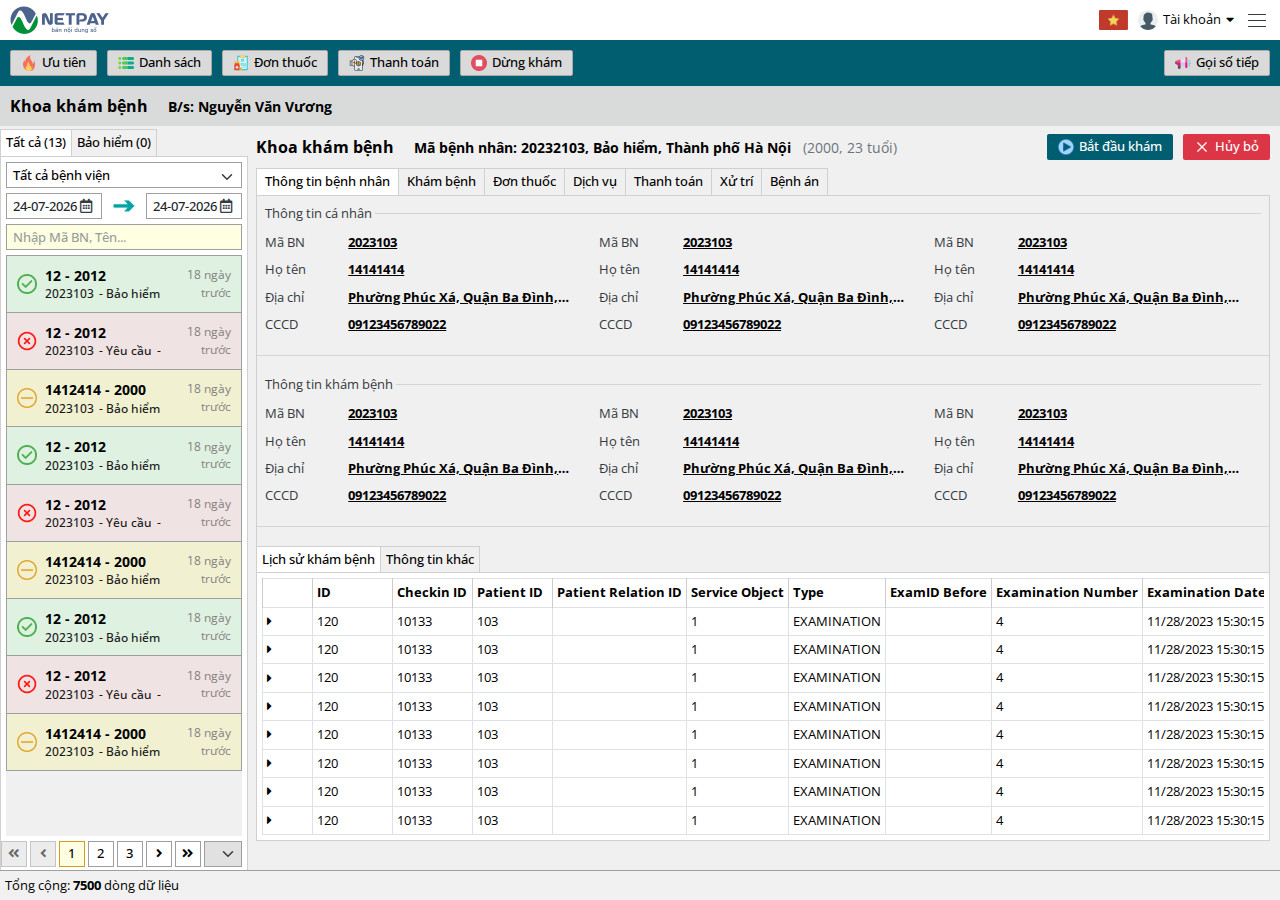
<file: page-kham-benh-tab-thong-tin-benh-nhan.html>
<!DOCTYPE html>
<html lang="vi">
<head>
	<meta charset="UTF-8">
	<meta name="viewport"
	      content="width=device-width, user-scalable=no, initial-scale=1.0, maximum-scale=1.0, minimum-scale=1.0">

	<title>Template Cpanel Hospital</title>
	<meta name="description" content="Template Cpanel Hospital">
	<meta name="author" content="">

	<meta property="og:title" content="Template Cpanel Hospital">
	<meta property="og:type" content="website">
	<meta property="og:url" content="">
	<meta property="og:description" content="Template Cpanel Hospital">
	<meta property="og:image" content="">

	<link rel="icon" href="./assets/images/favicon.png">
	<link rel="apple-touch-icon" href="./assets/images/favicon.png">
	<link rel="stylesheet" href="./assets/plugins/bootstrap/css/bootstrap.min.css">
	<link rel="stylesheet" href="./assets/plugins/select2/select2.min.css">
	<link rel="stylesheet" href="./assets/plugins/daterangepicker/daterangepicker.css">
	<link rel="stylesheet" href="./assets/fonts/fontawesome/css/all.min.css">
	<link rel="stylesheet" href="./assets/css/base.css">
	<link rel="stylesheet" href="./assets/css/style.css">
	<link rel="stylesheet" href="./assets/css/responsive.css">

	<style>
		:root {
			--primary-color: #015E70;
			--primary-hover: #00708c;
			--primary-rgb: 1, 94, 112;
			--secondary-color: #BB9A77;
			--secondary-hover: #a27b51;
			--secondary-rgb: 187, 154, 119;
		}
	</style>
</head>
<body>

<header id="header" class="header">
	<div class="container-fluid g-0">
		<div class="header-main hstack gap-10px">
			<div class="header-logo">
				<a href="./" class="d-inline-block align-items-center">
					<img src="./assets/images/logo.png" alt="">
				</a>
			</div>
			<div id="header-navigation" class="header-navigation">
				<ul>
					<li>
						<a class="active" href="./">
							<span><img src="./assets/images/icons/trang-chu.png" class="img-fluid" alt=""></span>
							Home
						</a>
					</li>
					<li>
						<a href="./">
							<span><img src="./assets/images/icons/don-tiep.png" class="img-fluid" alt=""></span>
							Đón tiếp
						</a>
					</li>
					<li>
						<a href="./">
							<span><img src="./assets/images/icons/kham-benh.png" class="img-fluid" alt=""></span>
							Khám bệnh
							<i class="fas fa-caret-down"></i>
						</a>
						<ul>
							<li>
								<a href="">
									Danh sách khám bệnh
								</a>
							</li>
							<li>
								<a href="">
									Danh sách khám bệnh
								</a>
							</li>
							<li>
								<a href="">
									Danh sách khám bệnh
								</a>
							</li>
							<li>
								<a href="">
									Danh sách khám bệnh
								</a>
							</li>
							<li>
								<a href="">
									Danh sách khám bệnh
								</a>
							</li>
						</ul>
					</li>
					<li>
						<a href="./">
							<span><img src="./assets/images/icons/lay-mau.png" class="img-fluid" alt=""></span>
							Lấy máu
							<i class="fas fa-caret-down"></i>
						</a>
						<ul>
							<li>
								<a href="">
									Danh sách khám bệnh
								</a>
							</li>
							<li>
								<a href="">
									Danh sách khám bệnh
								</a>
							</li>
							<li>
								<a href="">
									Danh sách khám bệnh
								</a>
							</li>
							<li>
								<a href="">
									Danh sách khám bệnh
								</a>
							</li>
							<li>
								<a href="">
									Danh sách khám bệnh
								</a>
							</li>
						</ul>
					</li>
					<li>
						<a href="./">
							<span><img src="./assets/images/icons/xet-nghiem.png" class="img-fluid" alt=""></span>
							Xét nghiệm
						</a>
					</li>
					<li>
						<a href="./">
							<span><img src="./assets/images/icons/ris.png" class="img-fluid" alt=""></span>
							RIS
						</a>
					</li>
					<li>
						<a href="./">
							<span><img src="./assets/images/icons/benh-nhan.png" class="img-fluid" alt=""></span>
							Bệnh nhân
						</a>
					</li>
					<li>
						<a href="./">
							<span><img src="./assets/images/icons/dieu-tri.png" class="img-fluid" alt=""></span>
							Điều trị
						</a>
					</li>
					<li>
						<a href="./">
							<span><img src="./assets/images/icons/nha-thuoc.png" class="img-fluid" alt=""></span>
							Nhà thuốc
						</a>
					</li>
					<li>
						<a href="./">
							<span><img src="./assets/images/icons/kho-thuoc.png" class="img-fluid" alt=""></span>
							Quản lý kho thuốc
						</a>
					</li>
					<li>
						<a href="./">
							<span><img src="./assets/images/icons/danh-muc.png" class="img-fluid" alt=""></span>
							Danh mục
						</a>
					</li>
					<li>
						<a href="./">
							<span><img src="./assets/images/icons/thu-ngan.png" class="img-fluid" alt=""></span>
							Thu ngân
						</a>
					</li>
					<li>
						<a href="./">
							<span><img src="./assets/images/icons/bao-hiem.png" class="img-fluid" alt=""></span>
							BHYT
						</a>
					</li>
					<li>
						<a href="./">
							<span><img src="./assets/images/icons/bao-cao.png" class="img-fluid" alt=""></span>
							Báo cáo
						</a>
					</li>
					<li>
						<a href="./">
							<span><img src="./assets/images/icons/he-thong.png" class="img-fluid" alt=""></span>
							Hệ thống
						</a>
					</li>
				</ul>
			</div>
			<div class="header-actions hstack gap-10px">
				<div class="header-language header-dropdown">
					<button type="button" class="link-default hstack gap-5px" data-bs-toggle="dropdown">
						<img src="./assets/images/language/vn.png" class="img-fluid" alt="">
					</button>
					<ul class="dropdown-menu dropdown-menu-end">
						<li>
							<a class="dropdown-item" href="#">
								<img src="./assets/images/language/vn.png" class="img-fluid" alt="">
								Tiếng Việt
							</a>
						</li>
						<li>
							<a class="dropdown-item" href="#">
								<img src="./assets/images/language/en.png" class="img-fluid" alt="">
								Tiếng Anh
							</a>
						</li>
						<li>
							<a class="dropdown-item" href="#">
								<img src="./assets/images/language/cn.png" class="img-fluid" alt="">
								Tiếng Trung
							</a>
						</li>
					</ul>
				</div>
				<div class="header-user header-dropdown">
					<button type="button" class="link-default hstack gap-5px" data-bs-toggle="dropdown">
						<img src="./assets/images/user/avatar.png" class="img-fluid" alt="">
						Tài khoản
						<i class="fas fa-caret-down"></i>
					</button>
					<ul class="dropdown-menu dropdown-menu-end">
						<li>
							<a class="dropdown-item" href="#">
								Đăng nhập
							</a>
						</li>
						<li>
							<a class="dropdown-item" href="#">
								Đăng ký
							</a>
						</li>
						<li>
							<a class="dropdown-item" href="#">
								Thông tin tài khoản
							</a>
						</li>
						<li>
							<a class="dropdown-item" href="#">
								Đổi mật khẩu
							</a>
						</li>
					</ul>
				</div>
			</div>
			<div class="header-hamburger">
				<button type="button" class="hamburger-button" id="hamburger-button">
					<span></span>
					<span></span>
					<span></span>
					<span></span>
				</button>
			</div>
			<div class="header-overlay" id="header-overlay"></div>
		</div>
	</div>
</header>
<div id="main" class="main">
	<div class="section-buttons">
		<div class="container-fluid g-0">
			<div class="section-buttons_list hstack gap-15px justify-content-between">
				<div class="section-buttons_list__item hstack gap-10px w-100">
					<a href="" class="button-theme button-theme_light">
						<img src="./assets/images/icons/icon-fire.png" class="img-fluid" alt="">
						Ưu tiên
					</a>
					<a href="" class="button-theme button-theme_light">
						<img src="./assets/images/icons/icon-list.png" class="img-fluid" alt="">
						Danh sách
					</a>
					<a href="" class="button-theme button-theme_light">
						<img src="./assets/images/icons/icon-donthuoc.png" class="img-fluid" alt="">
						Đơn thuốc
					</a>
					<a href="" class="button-theme button-theme_light">
						<img src="./assets/images/icons/icon-payment.png" class="img-fluid" alt="">
						Thanh toán
					</a>
					<a href="" class="button-theme button-theme_light">
						<img src="./assets/images/icons/icon-stop.png" class="img-fluid" alt="">
						Dừng khám
					</a>
					<div class="box-form ms-lg-auto">
						<button type="button" class="button-theme button-theme_light">
							<img src="./assets/images/icons/icon-loa.png" class="img-fluid" alt="">
							Gọi số tiếp
						</button>
					</div>
				</div>
			</div>
		</div>
	</div>
	<div class="section-heading hstack gap-20px">
		<div class="heading-title">
			Khoa khám bệnh
		</div>
		<div class="heading-name">
			B/s: Nguyễn Văn Vương
		</div>
	</div>
	<div class="section-main section-checkup">
		<div class="container-fluid g-0 vstack">
			<div class="row g-2 g-xl-2 flex-fill">
				<div class="col-xl-20 vstack">
					<div class="section-sidebar vstack">
						<div class="section-tab vstack flex-fill">
							<div class="nav nav-tabs mb-0 border-bottom-0" id="nav-tab" role="tablist">
								<button class="nav-link active m-0 text-black rounded-0 link-default"
								        data-bs-toggle="tab"
								        data-bs-target="#tab-tatca" type="button">
									Tất cả (13)
								</button>
								<button class="nav-link m-0 text-black rounded-0 link-default" data-bs-toggle="tab"
								        data-bs-target="#tab-baohiem"
								        type="button">
									Bảo hiểm (0)
								</button>
							</div>
							<div class="tab-content vstack">
								<div class="tab-pane fade show active flex-fill" id="tab-tatca">
									<div class="tab-inner vstack flex-fill gap-5px">
										<div class="d-flex flex-column gap-5px">
											<div class="theme-form">
												<select data-placeholder-search="Tìm kiếm tên tỉnh/TP" name=""
												        class="form-select theme-input theme-input_white initSelect2"
												        id="">
													<option value="">
														Tất cả bệnh viện
													</option>
													<option value="">
														Bệnh viện 1
													</option>
													<option value="">
														Bệnh viện 2
													</option>
													<option value="">
														Bệnh viện 3
													</option>
													<option value="">
														Bệnh viện 4
													</option>
													<option value="">
														Bệnh viện 5
													</option>
													<option value="">
														Bệnh viện 6
													</option>
													<option value="">
														Bệnh viện 7
													</option>
													<option value="">
														Bệnh viện 8
													</option>
													<option value="">
														...
													</option>
												</select>
											</div>
											<div class="theme-form justify-content-center justify-content-sm-start">
												<div class="theme-form_groups">
													<div class="theme-form_icon theme-form_calendar">
														<input type="text"
														       class="form-control theme-input initDateRangePicker">
													</div>
													<div class="theme-form_groups__icon">
														<img src="./assets/images/icons/icon-arrow-left.png"
														     alt="">
													</div>
													<div class="theme-form_icon theme-form_calendar">
														<input type="text"
														       class="form-control theme-input initDateRangePicker">
													</div>
												</div>
											</div>
											<div class="theme-form">
												<input placeholder="Nhập Mã BN, Tên..." type="text" required
												       class="form-control theme-input">
											</div>
										</div>
										<div class="section-list vstack gap-5px position-relative">
											<div class="scrollable-content">
												<div class="vstack">
													<div class="list-item">
														<a href="" class="card patient-card patient-card_1 hstack rounded-0">
															<div class="card-icon">
																<img src="./assets/images/icons/icon-check-circle.png"
																     alt="">
															</div>
															<div class="card-content">
																<div class="card-code limit">
																	12 - 2012
																</div>
																<div class="card-meta">
																	<div class="card-meta_item">
																		2023103
																	</div>
																	<div class="card-meta_item">
																		Bảo hiểm
																	</div>
																	<div class="card-meta_item">
																		Cấp cứu
																	</div>
																</div>
															</div>
															<div class="card-time">
																18 ngày trước
															</div>
														</a>
													</div>
													<div class="list-item">
														<a href="" class="card patient-card hstack patient-card_2 rounded-0">
															<div class="card-icon">
																<img src="./assets/images/icons/icon-times.png"
																     alt="">
															</div>
															<div class="card-content">
																<div class="card-code limit">
																	12 - 2012
																</div>
																<div class="card-meta">
																	<div class="card-meta_item">
																		2023103
																	</div>
																	<div class="card-meta_item">
																		Yêu cầu
																	</div>
																	<div class="card-meta_item">
																		Khám bệnh
																	</div>
																</div>
															</div>
															<div class="card-time">
																18 ngày trước
															</div>
														</a>
													</div>
													<div class="list-item">
														<a href="" class="card patient-card patient-card_3 hstack rounded-0">
															<div class="card-icon">
																<img src="./assets/images/icons/icon-minus.png"
																     alt="">
															</div>
															<div class="card-content">
																<div class="card-code limit">
																	1412414 - 2000
																</div>
																<div class="card-meta">
																	<div class="card-meta_item">
																		2023103
																	</div>
																	<div class="card-meta_item">
																		Bảo hiểm
																	</div>
																	<div class="card-meta_item">
																		Khám bệnh
																	</div>
																</div>
															</div>
															<div class="card-time">
																18 ngày trước
															</div>
														</a>
													</div>
													<div class="list-item">
														<a href="" class="card patient-card patient-card_1 hstack rounded-0">
															<div class="card-icon">
																<img src="./assets/images/icons/icon-check-circle.png"
																     alt="">
															</div>
															<div class="card-content">
																<div class="card-code limit">
																	12 - 2012
																</div>
																<div class="card-meta">
																	<div class="card-meta_item">
																		2023103
																	</div>
																	<div class="card-meta_item">
																		Bảo hiểm
																	</div>
																	<div class="card-meta_item">
																		Cấp cứu
																	</div>
																</div>
															</div>
															<div class="card-time">
																18 ngày trước
															</div>
														</a>
													</div>
													<div class="list-item">
														<a href="" class="card patient-card hstack patient-card_2 rounded-0">
															<div class="card-icon">
																<img src="./assets/images/icons/icon-times.png"
																     alt="">
															</div>
															<div class="card-content">
																<div class="card-code limit">
																	12 - 2012
																</div>
																<div class="card-meta">
																	<div class="card-meta_item">
																		2023103
																	</div>
																	<div class="card-meta_item">
																		Yêu cầu
																	</div>
																	<div class="card-meta_item">
																		Khám bệnh
																	</div>
																</div>
															</div>
															<div class="card-time">
																18 ngày trước
															</div>
														</a>
													</div>
													<div class="list-item">
														<a href="" class="card patient-card patient-card_3 hstack rounded-0">
															<div class="card-icon">
																<img src="./assets/images/icons/icon-minus.png"
																     alt="">
															</div>
															<div class="card-content">
																<div class="card-code limit">
																	1412414 - 2000
																</div>
																<div class="card-meta">
																	<div class="card-meta_item">
																		2023103
																	</div>
																	<div class="card-meta_item">
																		Bảo hiểm
																	</div>
																	<div class="card-meta_item">
																		Khám bệnh
																	</div>
																</div>
															</div>
															<div class="card-time">
																18 ngày trước
															</div>
														</a>
													</div>
													<div class="list-item">
														<a href="" class="card patient-card patient-card_1 hstack rounded-0">
															<div class="card-icon">
																<img src="./assets/images/icons/icon-check-circle.png"
																     alt="">
															</div>
															<div class="card-content">
																<div class="card-code limit">
																	12 - 2012
																</div>
																<div class="card-meta">
																	<div class="card-meta_item">
																		2023103
																	</div>
																	<div class="card-meta_item">
																		Bảo hiểm
																	</div>
																	<div class="card-meta_item">
																		Cấp cứu
																	</div>
																</div>
															</div>
															<div class="card-time">
																18 ngày trước
															</div>
														</a>
													</div>
													<div class="list-item">
														<a href="" class="card patient-card hstack patient-card_2 rounded-0">
															<div class="card-icon">
																<img src="./assets/images/icons/icon-times.png"
																     alt="">
															</div>
															<div class="card-content">
																<div class="card-code limit">
																	12 - 2012
																</div>
																<div class="card-meta">
																	<div class="card-meta_item">
																		2023103
																	</div>
																	<div class="card-meta_item">
																		Yêu cầu
																	</div>
																	<div class="card-meta_item">
																		Khám bệnh
																	</div>
																</div>
															</div>
															<div class="card-time">
																18 ngày trước
															</div>
														</a>
													</div>
													<div class="list-item">
														<a href="" class="card patient-card patient-card_3 hstack rounded-0">
															<div class="card-icon">
																<img src="./assets/images/icons/icon-minus.png"
																     alt="">
															</div>
															<div class="card-content">
																<div class="card-code limit">
																	1412414 - 2000
																</div>
																<div class="card-meta">
																	<div class="card-meta_item">
																		2023103
																	</div>
																	<div class="card-meta_item">
																		Bảo hiểm
																	</div>
																	<div class="card-meta_item">
																		Khám bệnh
																	</div>
																</div>
															</div>
															<div class="card-time">
																18 ngày trước
															</div>
														</a>
													</div>
												</div>
											</div>
										</div>
										<div class="section-pagination">
											<div class="theme-form">
												<input placeholder="Trang" type="text"
												       class="form-control theme-input">
											</div>
											<ul class="pagination justify-content-center justify-content-lg-end">
												<li class="page-item disabled">
													<a class="page-link" href="#">
														<i class="fas fa-angle-double-left"></i>
													</a>
												</li>
												<li class="page-item disabled">
													<a class="page-link" href="#">
														<i class="fas fa-angle-left"></i>
													</a>
												</li>
												<li class="page-item active">
													<a class="page-link" href="#">
														1
													</a>
												</li>
												<li class="page-item">
													<a class="page-link" href="#">
														2
													</a>
												</li>
												<li class="page-item">
													<a class="page-link" href="#">
														3
													</a>
												</li>
												<li class="page-item">
													<a class="page-link" href="#">
														<i class="fas fa-angle-right"></i>
													</a>
												</li>
												<li class="page-item">
													<a class="page-link" href="#">
														<i class="fas fa-angle-double-right"></i>
													</a>
												</li>
											</ul>
											<div class="theme-form">
												<select class="form-select theme-input theme-input_white"
												        id="">
													<option value="">
														10
													</option>
													<option value="">
														20
													</option>
													<option value="">
														30
													</option>
													<option value="">
														50
													</option>
													<option value="">
														100
													</option>
												</select>
											</div>
										</div>
									</div>
								</div>
								<div class="tab-pane fade flex-fill" id="tab-baohiem">
									<div class="tab-inner vstack flex-fill gap-5px">
										<div class="d-flex flex-column gap-5px">
											<div class="theme-form">
												<select data-placeholder-search="Tìm kiếm tên tỉnh/TP" name=""
												        class="form-select theme-input theme-input_white initSelect2"
												        id="">
													<option value="">
														Tất cả bệnh viện
													</option>
													<option value="">
														Bệnh viện 1
													</option>
													<option value="">
														Bệnh viện 2
													</option>
													<option value="">
														Bệnh viện 3
													</option>
													<option value="">
														Bệnh viện 4
													</option>
													<option value="">
														Bệnh viện 5
													</option>
													<option value="">
														Bệnh viện 6
													</option>
													<option value="">
														Bệnh viện 7
													</option>
													<option value="">
														Bệnh viện 8
													</option>
													<option value="">
														...
													</option>
												</select>
											</div>
											<div class="theme-form justify-content-center justify-content-sm-start">
												<div class="theme-form_groups">
													<div class="theme-form_icon theme-form_calendar">
														<input type="text"
														       class="form-control theme-input initDateRangePicker">
													</div>
													<div class="theme-form_groups__icon">
														<img src="./assets/images/icons/icon-arrow-left.png"
														     alt="">
													</div>
													<div class="theme-form_icon theme-form_calendar">
														<input type="text"
														       class="form-control theme-input initDateRangePicker">
													</div>
												</div>
											</div>
											<div class="theme-form">
												<input placeholder="Nhập Mã BN, Tên..." type="text" required
												       class="form-control theme-input">
											</div>
										</div>
										<div class="section-list vstack gap-5px position-relative">
											<div class="scrollable-content">
											</div>
										</div>
										<div class="section-pagination">
											<div class="theme-form">
												<input placeholder="Trang" type="text"
												       class="form-control theme-input">
											</div>
											<ul class="pagination justify-content-center justify-content-lg-end">
												<li class="page-item disabled">
													<a class="page-link" href="#">
														<i class="fas fa-angle-double-left"></i>
													</a>
												</li>
												<li class="page-item disabled">
													<a class="page-link" href="#">
														<i class="fas fa-angle-left"></i>
													</a>
												</li>
												<li class="page-item active">
													<a class="page-link" href="#">
														1
													</a>
												</li>
												<li class="page-item">
													<a class="page-link" href="#">
														2
													</a>
												</li>
												<li class="page-item">
													<a class="page-link" href="#">
														3
													</a>
												</li>
												<li class="page-item">
													<a class="page-link" href="#">
														<i class="fas fa-angle-right"></i>
													</a>
												</li>
												<li class="page-item">
													<a class="page-link" href="#">
														<i class="fas fa-angle-double-right"></i>
													</a>
												</li>
											</ul>
											<div class="theme-form">
												<select class="form-select theme-input theme-input_white"
												        id="">
													<option value="">
														10
													</option>
													<option value="">
														20
													</option>
													<option value="">
														30
													</option>
													<option value="">
														50
													</option>
													<option value="">
														100
													</option>
												</select>
											</div>
										</div>
									</div>
								</div>
							</div>
						</div>
					</div>
				</div>
				<div class="col-xl-80">
					<div class="section-heading bg-transparent px-0 hstack gap-20px">
						<div class="heading-title">
							Khoa khám bệnh
						</div>
						<div class="heading-name">
							Mã bệnh nhân: 20232103, Bảo hiểm, Thành phố Hà Nội <span class="ms-2 fw-normal text-muted">(2000,
							                                                                                           23
							                                                                                           tuổi)</span>
						</div>
						<div class="heading-button ms-auto">
							<div class="hstack gap-10px">
								<a href="" class="button-theme button-theme_primary">
									<img src="./assets/images/icons/icon-start.png" class="img-fluid" alt="">
									Bắt đầu khám
								</a>
								<a href="" class="button-theme button-theme_danger">
									<img src="./assets/images/icons/icon-delete-white.png" class="img-fluid" alt="">
									Hủy bỏ
								</a>
							</div>
						</div>
					</div>
					<div class="section-information">
						<div class="section-tab">
							<div class="nav nav-tabs mb-0 border-bottom-0 dragscroll" role="tablist">
								<button class="nav-link active m-0 text-black rounded-0 link-default"
								        data-bs-toggle="tab"
								        data-bs-target="#tab-thongtinbenhnhan" type="button">
									Thông tin bệnh nhân
								</button>
								<button class="nav-link m-0 text-black rounded-0 link-default"
								        data-bs-toggle="tab"
								        data-bs-target="#tab-khambenh"
								        type="button">
									Khám bệnh
								</button>
								<button class="nav-link m-0 text-black rounded-0 link-default"
								        data-bs-toggle="tab"
								        data-bs-target="#tab-donthuoc"
								        type="button">
									Đơn thuốc
								</button>
								<button class="nav-link m-0 text-black rounded-0 link-default"
								        data-bs-toggle="tab"
								        data-bs-target="#tab-dichvu"
								        type="button">
									Dịch vụ
								</button>
								<button class="nav-link m-0 text-black rounded-0 link-default"
								        data-bs-toggle="tab"
								        data-bs-target="#tab-thanhtoan"
								        type="button">
									Thanh toán
								</button>
								<button class="nav-link m-0 text-black rounded-0 link-default"
								        data-bs-toggle="tab"
								        data-bs-target="#tab-xutri"
								        type="button">
									Xử trí
								</button>
								<button class="nav-link m-0 text-black rounded-0 link-default"
								        data-bs-toggle="tab"
								        data-bs-target="#tab-benhan"
								        type="button">
									Bệnh án
								</button>
							</div>
						</div>
						<div class="tab-content">
							<div class="tab-pane fade show active" id="tab-thongtinbenhnhan">
								<div class="information-body">
									<div class="information-content vstack gap-10px">
										<div class="information-title">
											<span>
												Thông tin cá nhân
											</span>
										</div>
										<div class="row g-2">
											<div class="col-lg-4">
												<div class="row g-2">
													<div class="col-12">
														<div class="row g-2">
															<div class="col-lg-3">
																Mã BN
															</div>
															<div class="col-lg-9">
																<div class="text-black fw-bold text-decoration-underline">
																	2023103
																</div>
															</div>
														</div>
													</div>
													<div class="col-12">
														<div class="row g-2">
															<div class="col-lg-3">
																Họ tên
															</div>
															<div class="col-lg-9">
																<div class="text-black fw-bold text-decoration-underline">
																	14141414
																</div>
															</div>
														</div>
													</div>
													<div class="col-12">
														<div class="row g-2">
															<div class="col-lg-3">
																Địa chỉ
															</div>
															<div class="col-lg-9">
																<div class="text-black fw-bold text-decoration-underline limit">
																	Phường Phúc Xá, Quận Ba Đình, Thành phố Hà Nội
																	Phường Phúc
																	Xá, Quận Ba Đình, Thành phố Hà Nội
																</div>
															</div>
														</div>
													</div>
													<div class="col-12">
														<div class="row g-2">
															<div class="col-lg-3">
																CCCD
															</div>
															<div class="col-lg-9">
																<div class="text-black fw-bold text-decoration-underline">
																	09123456789022
																</div>
															</div>
														</div>
													</div>
												</div>
											</div>
											<div class="col-lg-4">
												<div class="row g-2">
													<div class="col-12">
														<div class="row g-2">
															<div class="col-lg-3">
																Mã BN
															</div>
															<div class="col-lg-9">
																<div class="text-black fw-bold text-decoration-underline">
																	2023103
																</div>
															</div>
														</div>
													</div>
													<div class="col-12">
														<div class="row g-2">
															<div class="col-lg-3">
																Họ tên
															</div>
															<div class="col-lg-9">
																<div class="text-black fw-bold text-decoration-underline">
																	14141414
																</div>
															</div>
														</div>
													</div>
													<div class="col-12">
														<div class="row g-2">
															<div class="col-lg-3">
																Địa chỉ
															</div>
															<div class="col-lg-9">
																<div class="text-black fw-bold text-decoration-underline limit">
																	Phường Phúc Xá, Quận Ba Đình, Thành phố Hà Nội
																</div>
															</div>
														</div>
													</div>
													<div class="col-12">
														<div class="row g-2">
															<div class="col-lg-3">
																CCCD
															</div>
															<div class="col-lg-9">
																<div class="text-black fw-bold text-decoration-underline">
																	09123456789022
																</div>
															</div>
														</div>
													</div>
												</div>
											</div>
											<div class="col-lg-4">
												<div class="row g-2">
													<div class="col-12">
														<div class="row g-2">
															<div class="col-lg-3">
																Mã BN
															</div>
															<div class="col-lg-9">
																<div class="text-black fw-bold text-decoration-underline">
																	2023103
																</div>
															</div>
														</div>
													</div>
													<div class="col-12">
														<div class="row g-2">
															<div class="col-lg-3">
																Họ tên
															</div>
															<div class="col-lg-9">
																<div class="text-black fw-bold text-decoration-underline">
																	14141414
																</div>
															</div>
														</div>
													</div>
													<div class="col-12">
														<div class="row g-2">
															<div class="col-lg-3">
																Địa chỉ
															</div>
															<div class="col-lg-9">
																<div class="text-black fw-bold text-decoration-underline limit">
																	Phường Phúc Xá, Quận Ba Đình, Thành phố Hà Nội
																</div>
															</div>
														</div>
													</div>
													<div class="col-12">
														<div class="row g-2">
															<div class="col-lg-3">
																CCCD
															</div>
															<div class="col-lg-9">
																<div class="text-black fw-bold text-decoration-underline">
																	09123456789022
																</div>
															</div>
														</div>
													</div>
												</div>
											</div>
										</div>
									</div>
									<div class="information-content vstack gap-10px">
										<div class="information-title">
											<span>
												Thông tin khám bệnh
											</span>
										</div>
										<div class="row g-2">
											<div class="col-lg-4">
												<div class="row g-2">
													<div class="col-12">
														<div class="row g-2">
															<div class="col-lg-3">
																Mã BN
															</div>
															<div class="col-lg-9">
																<div class="text-black fw-bold text-decoration-underline">
																	2023103
																</div>
															</div>
														</div>
													</div>
													<div class="col-12">
														<div class="row g-2">
															<div class="col-lg-3">
																Họ tên
															</div>
															<div class="col-lg-9">
																<div class="text-black fw-bold text-decoration-underline">
																	14141414
																</div>
															</div>
														</div>
													</div>
													<div class="col-12">
														<div class="row g-2">
															<div class="col-lg-3">
																Địa chỉ
															</div>
															<div class="col-lg-9">
																<div class="text-black fw-bold text-decoration-underline limit">
																	Phường Phúc Xá, Quận Ba Đình, Thành phố Hà Nội
																	Phường Phúc
																	Xá, Quận Ba Đình, Thành phố Hà Nội
																</div>
															</div>
														</div>
													</div>
													<div class="col-12">
														<div class="row g-2">
															<div class="col-lg-3">
																CCCD
															</div>
															<div class="col-lg-9">
																<div class="text-black fw-bold text-decoration-underline">
																	09123456789022
																</div>
															</div>
														</div>
													</div>
												</div>
											</div>
											<div class="col-lg-4">
												<div class="row g-2">
													<div class="col-12">
														<div class="row g-2">
															<div class="col-lg-3">
																Mã BN
															</div>
															<div class="col-lg-9">
																<div class="text-black fw-bold text-decoration-underline">
																	2023103
																</div>
															</div>
														</div>
													</div>
													<div class="col-12">
														<div class="row g-2">
															<div class="col-lg-3">
																Họ tên
															</div>
															<div class="col-lg-9">
																<div class="text-black fw-bold text-decoration-underline">
																	14141414
																</div>
															</div>
														</div>
													</div>
													<div class="col-12">
														<div class="row g-2">
															<div class="col-lg-3">
																Địa chỉ
															</div>
															<div class="col-lg-9">
																<div class="text-black fw-bold text-decoration-underline limit">
																	Phường Phúc Xá, Quận Ba Đình, Thành phố Hà Nội
																</div>
															</div>
														</div>
													</div>
													<div class="col-12">
														<div class="row g-2">
															<div class="col-lg-3">
																CCCD
															</div>
															<div class="col-lg-9">
																<div class="text-black fw-bold text-decoration-underline">
																	09123456789022
																</div>
															</div>
														</div>
													</div>
												</div>
											</div>
											<div class="col-lg-4">
												<div class="row g-2">
													<div class="col-12">
														<div class="row g-2">
															<div class="col-lg-3">
																Mã BN
															</div>
															<div class="col-lg-9">
																<div class="text-black fw-bold text-decoration-underline">
																	2023103
																</div>
															</div>
														</div>
													</div>
													<div class="col-12">
														<div class="row g-2">
															<div class="col-lg-3">
																Họ tên
															</div>
															<div class="col-lg-9">
																<div class="text-black fw-bold text-decoration-underline">
																	14141414
																</div>
															</div>
														</div>
													</div>
													<div class="col-12">
														<div class="row g-2">
															<div class="col-lg-3">
																Địa chỉ
															</div>
															<div class="col-lg-9">
																<div class="text-black fw-bold text-decoration-underline limit">
																	Phường Phúc Xá, Quận Ba Đình, Thành phố Hà Nội
																</div>
															</div>
														</div>
													</div>
													<div class="col-12">
														<div class="row g-2">
															<div class="col-lg-3">
																CCCD
															</div>
															<div class="col-lg-9">
																<div class="text-black fw-bold text-decoration-underline">
																	09123456789022
																</div>
															</div>
														</div>
													</div>
												</div>
											</div>
										</div>
									</div>
									<div class="information-content vstack gap-10px">
										<div class="section-tab">
											<div class="nav nav-tabs mb-0 border-bottom-0" role="tablist">
												<button class="nav-link active m-0 text-black rounded-0 link-default"
												        data-bs-toggle="tab"
												        data-bs-target="#tab-lichsukhambenh" type="button">
													Lịch sử khám bệnh
												</button>
												<button class="nav-link m-0 text-black rounded-0 link-default"
												        data-bs-toggle="tab"
												        data-bs-target="#tab-thongtinkhac"
												        type="button">
													Thông tin khác
												</button>
											</div>
											<div class="tab-content">
												<div class="tab-pane fade show active" id="tab-lichsukhambenh">
													<div class="section-table">
														<div class="theme-table dragscroll overflow-hidden">
															<table class="table table-bordered table-hover table-white">
																<thead>
																<tr>
																	<th class="table-column-minw50">

																	</th>
																	<th>
																		ID
																	</th>
																	<th>
																		Checkin ID
																	</th>
																	<th>
																		Patient ID
																	</th>
																	<th>
																		Patient Relation ID
																	</th>
																	<th>
																		Service Object
																	</th>
																	<th>
																		Type
																	</th>
																	<th>
																		ExamID Before
																	</th>
																	<th>
																		Examination Number
																	</th>
																	<th>
																		Examination Date
																	</th>
																	<th>
																		Examination Start At
																	</th>
																	<th>
																		Priority
																	</th>
																	<th>
																		RoomID
																	</th>
																	<th>
																		DepartmentID
																	</th>
																	<th>
																		Doctor ID
																	</th>
																	<th>
																		Doctor Name
																	</th>
																</tr>
																</thead>
																<tbody>
																<tr>
																	<td class="table-column-minw50">
																		<button class="link-default">
																			<i class="fas fa-caret-right"></i>
																		</button>
																	</td>
																	<td>
																		<div class="table-text">
																			120
																		</div>
																	</td>
																	<td>
																		<div class="table-text">
																			10133
																		</div>
																	</td>
																	<td>
																		<div class="table-text">
																			103
																		</div>
																	</td>
																	<td>
																		<div class="table-text">

																		</div>
																	</td>
																	<td>
																		<div class="table-text">
																			1
																		</div>
																	</td>
																	<td>
																		<div class="table-text">
																			EXAMINATION
																		</div>
																	</td>
																	<td>
																		<div class="table-text">
																		</div>
																	</td>
																	<td>
																		<div class="table-text">
																			4
																		</div>
																	</td>
																	<td>
																		<div class="table-text">
																			11/28/2023 15:30:15
																		</div>
																	</td>
																	<td>
																		<div class="table-text">

																		</div>
																	</td>
																	<td>
																		<div class="table-text">
																			0
																		</div>
																	</td>
																	<td>
																		<div class="table-text">
																			11
																		</div>
																	</td>
																	<td>
																		<div class="table-text">
																			57
																		</div>
																	</td>
																	<td>
																		<div class="table-text">

																		</div>
																	</td>
																	<td>
																		<div class="table-text">

																		</div>
																	</td>
																</tr>
																<tr>
																	<td class="table-column-minw50">
																		<button class="link-default">
																			<i class="fas fa-caret-right"></i>
																		</button>
																	</td>
																	<td>
																		<div class="table-text">
																			120
																		</div>
																	</td>
																	<td>
																		<div class="table-text">
																			10133
																		</div>
																	</td>
																	<td>
																		<div class="table-text">
																			103
																		</div>
																	</td>
																	<td>
																		<div class="table-text">

																		</div>
																	</td>
																	<td>
																		<div class="table-text">
																			1
																		</div>
																	</td>
																	<td>
																		<div class="table-text">
																			EXAMINATION
																		</div>
																	</td>
																	<td>
																		<div class="table-text">
																		</div>
																	</td>
																	<td>
																		<div class="table-text">
																			4
																		</div>
																	</td>
																	<td>
																		<div class="table-text">
																			11/28/2023 15:30:15
																		</div>
																	</td>
																	<td>
																		<div class="table-text">

																		</div>
																	</td>
																	<td>
																		<div class="table-text">
																			0
																		</div>
																	</td>
																	<td>
																		<div class="table-text">
																			11
																		</div>
																	</td>
																	<td>
																		<div class="table-text">
																			57
																		</div>
																	</td>
																	<td>
																		<div class="table-text">

																		</div>
																	</td>
																	<td>
																		<div class="table-text">

																		</div>
																	</td>
																</tr>
																<tr>
																	<td class="table-column-minw50">
																		<button class="link-default">
																			<i class="fas fa-caret-right"></i>
																		</button>
																	</td>
																	<td>
																		<div class="table-text">
																			120
																		</div>
																	</td>
																	<td>
																		<div class="table-text">
																			10133
																		</div>
																	</td>
																	<td>
																		<div class="table-text">
																			103
																		</div>
																	</td>
																	<td>
																		<div class="table-text">

																		</div>
																	</td>
																	<td>
																		<div class="table-text">
																			1
																		</div>
																	</td>
																	<td>
																		<div class="table-text">
																			EXAMINATION
																		</div>
																	</td>
																	<td>
																		<div class="table-text">
																		</div>
																	</td>
																	<td>
																		<div class="table-text">
																			4
																		</div>
																	</td>
																	<td>
																		<div class="table-text">
																			11/28/2023 15:30:15
																		</div>
																	</td>
																	<td>
																		<div class="table-text">

																		</div>
																	</td>
																	<td>
																		<div class="table-text">
																			0
																		</div>
																	</td>
																	<td>
																		<div class="table-text">
																			11
																		</div>
																	</td>
																	<td>
																		<div class="table-text">
																			57
																		</div>
																	</td>
																	<td>
																		<div class="table-text">

																		</div>
																	</td>
																	<td>
																		<div class="table-text">

																		</div>
																	</td>
																</tr>
																<tr>
																	<td class="table-column-minw50">
																		<button class="link-default">
																			<i class="fas fa-caret-right"></i>
																		</button>
																	</td>
																	<td>
																		<div class="table-text">
																			120
																		</div>
																	</td>
																	<td>
																		<div class="table-text">
																			10133
																		</div>
																	</td>
																	<td>
																		<div class="table-text">
																			103
																		</div>
																	</td>
																	<td>
																		<div class="table-text">

																		</div>
																	</td>
																	<td>
																		<div class="table-text">
																			1
																		</div>
																	</td>
																	<td>
																		<div class="table-text">
																			EXAMINATION
																		</div>
																	</td>
																	<td>
																		<div class="table-text">
																		</div>
																	</td>
																	<td>
																		<div class="table-text">
																			4
																		</div>
																	</td>
																	<td>
																		<div class="table-text">
																			11/28/2023 15:30:15
																		</div>
																	</td>
																	<td>
																		<div class="table-text">

																		</div>
																	</td>
																	<td>
																		<div class="table-text">
																			0
																		</div>
																	</td>
																	<td>
																		<div class="table-text">
																			11
																		</div>
																	</td>
																	<td>
																		<div class="table-text">
																			57
																		</div>
																	</td>
																	<td>
																		<div class="table-text">

																		</div>
																	</td>
																	<td>
																		<div class="table-text">

																		</div>
																	</td>
																</tr>
																<tr>
																	<td class="table-column-minw50">
																		<button class="link-default">
																			<i class="fas fa-caret-right"></i>
																		</button>
																	</td>
																	<td>
																		<div class="table-text">
																			120
																		</div>
																	</td>
																	<td>
																		<div class="table-text">
																			10133
																		</div>
																	</td>
																	<td>
																		<div class="table-text">
																			103
																		</div>
																	</td>
																	<td>
																		<div class="table-text">

																		</div>
																	</td>
																	<td>
																		<div class="table-text">
																			1
																		</div>
																	</td>
																	<td>
																		<div class="table-text">
																			EXAMINATION
																		</div>
																	</td>
																	<td>
																		<div class="table-text">
																		</div>
																	</td>
																	<td>
																		<div class="table-text">
																			4
																		</div>
																	</td>
																	<td>
																		<div class="table-text">
																			11/28/2023 15:30:15
																		</div>
																	</td>
																	<td>
																		<div class="table-text">

																		</div>
																	</td>
																	<td>
																		<div class="table-text">
																			0
																		</div>
																	</td>
																	<td>
																		<div class="table-text">
																			11
																		</div>
																	</td>
																	<td>
																		<div class="table-text">
																			57
																		</div>
																	</td>
																	<td>
																		<div class="table-text">

																		</div>
																	</td>
																	<td>
																		<div class="table-text">

																		</div>
																	</td>
																</tr>
																<tr>
																	<td class="table-column-minw50">
																		<button class="link-default">
																			<i class="fas fa-caret-right"></i>
																		</button>
																	</td>
																	<td>
																		<div class="table-text">
																			120
																		</div>
																	</td>
																	<td>
																		<div class="table-text">
																			10133
																		</div>
																	</td>
																	<td>
																		<div class="table-text">
																			103
																		</div>
																	</td>
																	<td>
																		<div class="table-text">

																		</div>
																	</td>
																	<td>
																		<div class="table-text">
																			1
																		</div>
																	</td>
																	<td>
																		<div class="table-text">
																			EXAMINATION
																		</div>
																	</td>
																	<td>
																		<div class="table-text">
																		</div>
																	</td>
																	<td>
																		<div class="table-text">
																			4
																		</div>
																	</td>
																	<td>
																		<div class="table-text">
																			11/28/2023 15:30:15
																		</div>
																	</td>
																	<td>
																		<div class="table-text">

																		</div>
																	</td>
																	<td>
																		<div class="table-text">
																			0
																		</div>
																	</td>
																	<td>
																		<div class="table-text">
																			11
																		</div>
																	</td>
																	<td>
																		<div class="table-text">
																			57
																		</div>
																	</td>
																	<td>
																		<div class="table-text">

																		</div>
																	</td>
																	<td>
																		<div class="table-text">

																		</div>
																	</td>
																</tr>
																<tr>
																	<td class="table-column-minw50">
																		<button class="link-default">
																			<i class="fas fa-caret-right"></i>
																		</button>
																	</td>
																	<td>
																		<div class="table-text">
																			120
																		</div>
																	</td>
																	<td>
																		<div class="table-text">
																			10133
																		</div>
																	</td>
																	<td>
																		<div class="table-text">
																			103
																		</div>
																	</td>
																	<td>
																		<div class="table-text">

																		</div>
																	</td>
																	<td>
																		<div class="table-text">
																			1
																		</div>
																	</td>
																	<td>
																		<div class="table-text">
																			EXAMINATION
																		</div>
																	</td>
																	<td>
																		<div class="table-text">
																		</div>
																	</td>
																	<td>
																		<div class="table-text">
																			4
																		</div>
																	</td>
																	<td>
																		<div class="table-text">
																			11/28/2023 15:30:15
																		</div>
																	</td>
																	<td>
																		<div class="table-text">

																		</div>
																	</td>
																	<td>
																		<div class="table-text">
																			0
																		</div>
																	</td>
																	<td>
																		<div class="table-text">
																			11
																		</div>
																	</td>
																	<td>
																		<div class="table-text">
																			57
																		</div>
																	</td>
																	<td>
																		<div class="table-text">

																		</div>
																	</td>
																	<td>
																		<div class="table-text">

																		</div>
																	</td>
																</tr>
																<tr>
																	<td class="table-column-minw50">
																		<button class="link-default">
																			<i class="fas fa-caret-right"></i>
																		</button>
																	</td>
																	<td>
																		<div class="table-text">
																			120
																		</div>
																	</td>
																	<td>
																		<div class="table-text">
																			10133
																		</div>
																	</td>
																	<td>
																		<div class="table-text">
																			103
																		</div>
																	</td>
																	<td>
																		<div class="table-text">

																		</div>
																	</td>
																	<td>
																		<div class="table-text">
																			1
																		</div>
																	</td>
																	<td>
																		<div class="table-text">
																			EXAMINATION
																		</div>
																	</td>
																	<td>
																		<div class="table-text">
																		</div>
																	</td>
																	<td>
																		<div class="table-text">
																			4
																		</div>
																	</td>
																	<td>
																		<div class="table-text">
																			11/28/2023 15:30:15
																		</div>
																	</td>
																	<td>
																		<div class="table-text">

																		</div>
																	</td>
																	<td>
																		<div class="table-text">
																			0
																		</div>
																	</td>
																	<td>
																		<div class="table-text">
																			11
																		</div>
																	</td>
																	<td>
																		<div class="table-text">
																			57
																		</div>
																	</td>
																	<td>
																		<div class="table-text">

																		</div>
																	</td>
																	<td>
																		<div class="table-text">

																		</div>
																	</td>
																</tr>
																</tbody>
															</table>
														</div>
													</div>
												</div>
												<div class="tab-pane fade" id="tab-thongtinkhac">
													<div class="section-table">
														<div class="theme-table dragscroll overflow-hidden">
															<table class="table table-bordered table-hover table-white">
																<thead>
																<tr>
																	<th class="table-column-minw50">

																	</th>
																	<th>
																		ID
																	</th>
																	<th>
																		Checkin ID
																	</th>
																	<th>
																		Patient ID
																	</th>
																	<th>
																		Patient Relation ID
																	</th>
																	<th>
																		Service Object
																	</th>
																	<th>
																		Type
																	</th>
																	<th>
																		ExamID Before
																	</th>
																	<th>
																		Examination Number
																	</th>
																	<th>
																		Examination Date
																	</th>
																	<th>
																		Examination Start At
																	</th>
																	<th>
																		Priority
																	</th>
																	<th>
																		RoomID
																	</th>
																	<th>
																		DepartmentID
																	</th>
																	<th>
																		Doctor ID
																	</th>
																	<th>
																		Doctor Name
																	</th>
																</tr>
																</thead>
																<tbody>
																<tr>
																	<td class="table-column-minw50">
																		<button class="link-default">
																			<i class="fas fa-caret-right"></i>
																		</button>
																	</td>
																	<td>
																		<div class="table-text">
																			120
																		</div>
																	</td>
																	<td>
																		<div class="table-text">
																			10133
																		</div>
																	</td>
																	<td>
																		<div class="table-text">
																			103
																		</div>
																	</td>
																	<td>
																		<div class="table-text">

																		</div>
																	</td>
																	<td>
																		<div class="table-text">
																			1
																		</div>
																	</td>
																	<td>
																		<div class="table-text">
																			EXAMINATION
																		</div>
																	</td>
																	<td>
																		<div class="table-text">
																		</div>
																	</td>
																	<td>
																		<div class="table-text">
																			4
																		</div>
																	</td>
																	<td>
																		<div class="table-text">
																			11/28/2023 15:30:15
																		</div>
																	</td>
																	<td>
																		<div class="table-text">

																		</div>
																	</td>
																	<td>
																		<div class="table-text">
																			0
																		</div>
																	</td>
																	<td>
																		<div class="table-text">
																			11
																		</div>
																	</td>
																	<td>
																		<div class="table-text">
																			57
																		</div>
																	</td>
																	<td>
																		<div class="table-text">

																		</div>
																	</td>
																	<td>
																		<div class="table-text">

																		</div>
																	</td>
																</tr>
																<tr>
																	<td class="table-column-minw50">
																		<button class="link-default">
																			<i class="fas fa-caret-right"></i>
																		</button>
																	</td>
																	<td>
																		<div class="table-text">
																			120
																		</div>
																	</td>
																	<td>
																		<div class="table-text">
																			10133
																		</div>
																	</td>
																	<td>
																		<div class="table-text">
																			103
																		</div>
																	</td>
																	<td>
																		<div class="table-text">

																		</div>
																	</td>
																	<td>
																		<div class="table-text">
																			1
																		</div>
																	</td>
																	<td>
																		<div class="table-text">
																			EXAMINATION
																		</div>
																	</td>
																	<td>
																		<div class="table-text">
																		</div>
																	</td>
																	<td>
																		<div class="table-text">
																			4
																		</div>
																	</td>
																	<td>
																		<div class="table-text">
																			11/28/2023 15:30:15
																		</div>
																	</td>
																	<td>
																		<div class="table-text">

																		</div>
																	</td>
																	<td>
																		<div class="table-text">
																			0
																		</div>
																	</td>
																	<td>
																		<div class="table-text">
																			11
																		</div>
																	</td>
																	<td>
																		<div class="table-text">
																			57
																		</div>
																	</td>
																	<td>
																		<div class="table-text">

																		</div>
																	</td>
																	<td>
																		<div class="table-text">

																		</div>
																	</td>
																</tr>
																<tr>
																	<td class="table-column-minw50">
																		<button class="link-default">
																			<i class="fas fa-caret-right"></i>
																		</button>
																	</td>
																	<td>
																		<div class="table-text">
																			120
																		</div>
																	</td>
																	<td>
																		<div class="table-text">
																			10133
																		</div>
																	</td>
																	<td>
																		<div class="table-text">
																			103
																		</div>
																	</td>
																	<td>
																		<div class="table-text">

																		</div>
																	</td>
																	<td>
																		<div class="table-text">
																			1
																		</div>
																	</td>
																	<td>
																		<div class="table-text">
																			EXAMINATION
																		</div>
																	</td>
																	<td>
																		<div class="table-text">
																		</div>
																	</td>
																	<td>
																		<div class="table-text">
																			4
																		</div>
																	</td>
																	<td>
																		<div class="table-text">
																			11/28/2023 15:30:15
																		</div>
																	</td>
																	<td>
																		<div class="table-text">

																		</div>
																	</td>
																	<td>
																		<div class="table-text">
																			0
																		</div>
																	</td>
																	<td>
																		<div class="table-text">
																			11
																		</div>
																	</td>
																	<td>
																		<div class="table-text">
																			57
																		</div>
																	</td>
																	<td>
																		<div class="table-text">

																		</div>
																	</td>
																	<td>
																		<div class="table-text">

																		</div>
																	</td>
																</tr>
																<tr>
																	<td class="table-column-minw50">
																		<button class="link-default">
																			<i class="fas fa-caret-right"></i>
																		</button>
																	</td>
																	<td>
																		<div class="table-text">
																			120
																		</div>
																	</td>
																	<td>
																		<div class="table-text">
																			10133
																		</div>
																	</td>
																	<td>
																		<div class="table-text">
																			103
																		</div>
																	</td>
																	<td>
																		<div class="table-text">

																		</div>
																	</td>
																	<td>
																		<div class="table-text">
																			1
																		</div>
																	</td>
																	<td>
																		<div class="table-text">
																			EXAMINATION
																		</div>
																	</td>
																	<td>
																		<div class="table-text">
																		</div>
																	</td>
																	<td>
																		<div class="table-text">
																			4
																		</div>
																	</td>
																	<td>
																		<div class="table-text">
																			11/28/2023 15:30:15
																		</div>
																	</td>
																	<td>
																		<div class="table-text">

																		</div>
																	</td>
																	<td>
																		<div class="table-text">
																			0
																		</div>
																	</td>
																	<td>
																		<div class="table-text">
																			11
																		</div>
																	</td>
																	<td>
																		<div class="table-text">
																			57
																		</div>
																	</td>
																	<td>
																		<div class="table-text">

																		</div>
																	</td>
																	<td>
																		<div class="table-text">

																		</div>
																	</td>
																</tr>
																<tr>
																	<td class="table-column-minw50">
																		<button class="link-default">
																			<i class="fas fa-caret-right"></i>
																		</button>
																	</td>
																	<td>
																		<div class="table-text">
																			120
																		</div>
																	</td>
																	<td>
																		<div class="table-text">
																			10133
																		</div>
																	</td>
																	<td>
																		<div class="table-text">
																			103
																		</div>
																	</td>
																	<td>
																		<div class="table-text">

																		</div>
																	</td>
																	<td>
																		<div class="table-text">
																			1
																		</div>
																	</td>
																	<td>
																		<div class="table-text">
																			EXAMINATION
																		</div>
																	</td>
																	<td>
																		<div class="table-text">
																		</div>
																	</td>
																	<td>
																		<div class="table-text">
																			4
																		</div>
																	</td>
																	<td>
																		<div class="table-text">
																			11/28/2023 15:30:15
																		</div>
																	</td>
																	<td>
																		<div class="table-text">

																		</div>
																	</td>
																	<td>
																		<div class="table-text">
																			0
																		</div>
																	</td>
																	<td>
																		<div class="table-text">
																			11
																		</div>
																	</td>
																	<td>
																		<div class="table-text">
																			57
																		</div>
																	</td>
																	<td>
																		<div class="table-text">

																		</div>
																	</td>
																	<td>
																		<div class="table-text">

																		</div>
																	</td>
																</tr>
																<tr>
																	<td class="table-column-minw50">
																		<button class="link-default">
																			<i class="fas fa-caret-right"></i>
																		</button>
																	</td>
																	<td>
																		<div class="table-text">
																			120
																		</div>
																	</td>
																	<td>
																		<div class="table-text">
																			10133
																		</div>
																	</td>
																	<td>
																		<div class="table-text">
																			103
																		</div>
																	</td>
																	<td>
																		<div class="table-text">

																		</div>
																	</td>
																	<td>
																		<div class="table-text">
																			1
																		</div>
																	</td>
																	<td>
																		<div class="table-text">
																			EXAMINATION
																		</div>
																	</td>
																	<td>
																		<div class="table-text">
																		</div>
																	</td>
																	<td>
																		<div class="table-text">
																			4
																		</div>
																	</td>
																	<td>
																		<div class="table-text">
																			11/28/2023 15:30:15
																		</div>
																	</td>
																	<td>
																		<div class="table-text">

																		</div>
																	</td>
																	<td>
																		<div class="table-text">
																			0
																		</div>
																	</td>
																	<td>
																		<div class="table-text">
																			11
																		</div>
																	</td>
																	<td>
																		<div class="table-text">
																			57
																		</div>
																	</td>
																	<td>
																		<div class="table-text">

																		</div>
																	</td>
																	<td>
																		<div class="table-text">

																		</div>
																	</td>
																</tr>
																<tr>
																	<td class="table-column-minw50">
																		<button class="link-default">
																			<i class="fas fa-caret-right"></i>
																		</button>
																	</td>
																	<td>
																		<div class="table-text">
																			120
																		</div>
																	</td>
																	<td>
																		<div class="table-text">
																			10133
																		</div>
																	</td>
																	<td>
																		<div class="table-text">
																			103
																		</div>
																	</td>
																	<td>
																		<div class="table-text">

																		</div>
																	</td>
																	<td>
																		<div class="table-text">
																			1
																		</div>
																	</td>
																	<td>
																		<div class="table-text">
																			EXAMINATION
																		</div>
																	</td>
																	<td>
																		<div class="table-text">
																		</div>
																	</td>
																	<td>
																		<div class="table-text">
																			4
																		</div>
																	</td>
																	<td>
																		<div class="table-text">
																			11/28/2023 15:30:15
																		</div>
																	</td>
																	<td>
																		<div class="table-text">

																		</div>
																	</td>
																	<td>
																		<div class="table-text">
																			0
																		</div>
																	</td>
																	<td>
																		<div class="table-text">
																			11
																		</div>
																	</td>
																	<td>
																		<div class="table-text">
																			57
																		</div>
																	</td>
																	<td>
																		<div class="table-text">

																		</div>
																	</td>
																	<td>
																		<div class="table-text">

																		</div>
																	</td>
																</tr>
																<tr>
																	<td class="table-column-minw50">
																		<button class="link-default">
																			<i class="fas fa-caret-right"></i>
																		</button>
																	</td>
																	<td>
																		<div class="table-text">
																			120
																		</div>
																	</td>
																	<td>
																		<div class="table-text">
																			10133
																		</div>
																	</td>
																	<td>
																		<div class="table-text">
																			103
																		</div>
																	</td>
																	<td>
																		<div class="table-text">

																		</div>
																	</td>
																	<td>
																		<div class="table-text">
																			1
																		</div>
																	</td>
																	<td>
																		<div class="table-text">
																			EXAMINATION
																		</div>
																	</td>
																	<td>
																		<div class="table-text">
																		</div>
																	</td>
																	<td>
																		<div class="table-text">
																			4
																		</div>
																	</td>
																	<td>
																		<div class="table-text">
																			11/28/2023 15:30:15
																		</div>
																	</td>
																	<td>
																		<div class="table-text">

																		</div>
																	</td>
																	<td>
																		<div class="table-text">
																			0
																		</div>
																	</td>
																	<td>
																		<div class="table-text">
																			11
																		</div>
																	</td>
																	<td>
																		<div class="table-text">
																			57
																		</div>
																	</td>
																	<td>
																		<div class="table-text">

																		</div>
																	</td>
																	<td>
																		<div class="table-text">

																		</div>
																	</td>
																</tr>
																</tbody>
															</table>
														</div>
													</div>
												</div>
											</div>
										</div>
									</div>
								</div>
							</div>
							<div class="tab-pane fade" id="tab-khambenh">
							</div>
							<div class="tab-pane fade" id="tab-donthuoc">
							</div>
							<div class="tab-pane fade" id="tab-dichvu">
							</div>
							<div class="tab-pane fade" id="tab-thanhtoan">
							</div>
							<div class="tab-pane fade" id="tab-xutri">
							</div>
							<div class="tab-pane fade" id="tab-benhan">
							</div>
						</div>
					</div>
				</div>
			</div>
		</div>
	</div>
	<div class="section-footer">
		<div class="container-fluid g-0">
			<div class="row g-1 align-items-center flex-row-reverse flex-lg-row">
				<div class="col-lg-6">
					<div class="footer-text text-center text-lg-start">
						Tổng cộng: <b>7500</b> dòng dữ liệu
					</div>
				</div>
			</div>
		</div>
	</div>
</div>

<script type="text/javascript" src="./assets/plugins/jquery.min.js"></script>
<script type="text/javascript" src="./assets/plugins/dragscroll.js"></script>
<script type="text/javascript"
        src="./assets/plugins/bootstrap/js/bootstrap.bundle.min.js"></script>
<script type="text/javascript" src="./assets/plugins/select2/select2.min.js"></script>
<script type="text/javascript" src="./assets/plugins/daterangepicker/moment.min.js"></script>
<script type="text/javascript" src="./assets/plugins/daterangepicker/daterangepicker.js"></script>
<script type="text/javascript" src="./assets/js/app.js"></script>
</body>
</html>
</file>
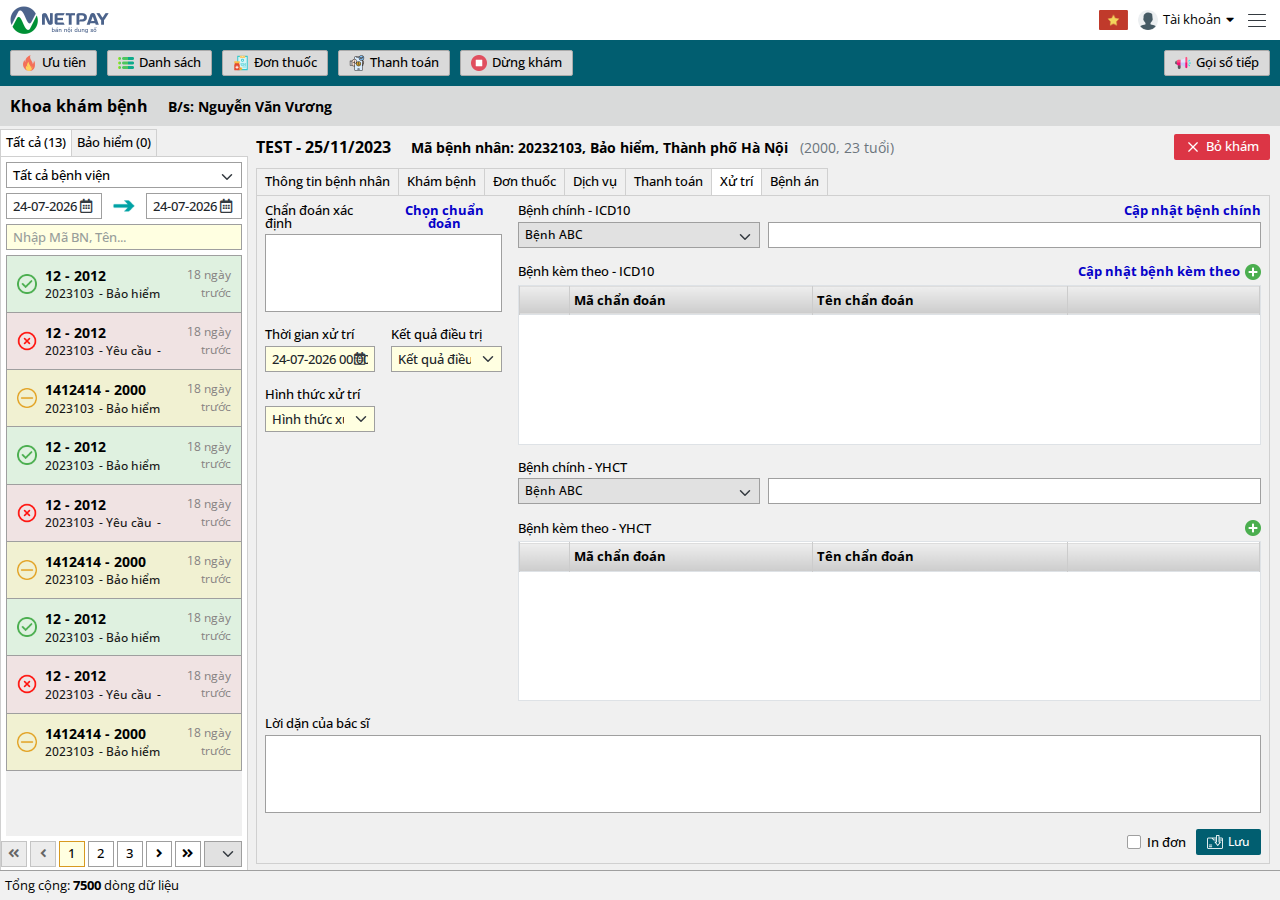
<file: page-kham-benh-tab-xu-tri.html>
<!DOCTYPE html>
<html lang="vi">
<head>
	<meta charset="UTF-8">
	<meta name="viewport"
	      content="width=device-width, user-scalable=no, initial-scale=1.0, maximum-scale=1.0, minimum-scale=1.0">

	<title>Template Cpanel Hospital</title>
	<meta name="description" content="Template Cpanel Hospital">
	<meta name="author" content="">

	<meta property="og:title" content="Template Cpanel Hospital">
	<meta property="og:type" content="website">
	<meta property="og:url" content="">
	<meta property="og:description" content="Template Cpanel Hospital">
	<meta property="og:image" content="">

	<link rel="icon" href="./assets/images/favicon.png">
	<link rel="apple-touch-icon" href="./assets/images/favicon.png">
	<link rel="stylesheet" href="./assets/plugins/bootstrap/css/bootstrap.min.css">
	<link rel="stylesheet" href="./assets/plugins/select2/select2.min.css">
	<link rel="stylesheet" href="./assets/plugins/daterangepicker/daterangepicker.css">
	<link rel="stylesheet" href="./assets/fonts/fontawesome/css/all.min.css">
	<link rel="stylesheet" href="./assets/css/base.css">
	<link rel="stylesheet" href="./assets/css/style.css">
	<link rel="stylesheet" href="./assets/css/responsive.css">

	<style>
		:root {
			--primary-color: #015E70;
			--primary-hover: #00708c;
			--primary-rgb: 1, 94, 112;
			--secondary-color: #BB9A77;
			--secondary-hover: #a27b51;
			--secondary-rgb: 187, 154, 119;
		}
	</style>
</head>
<body>

<header id="header" class="header">
	<div class="container-fluid g-0">
		<div class="header-main hstack gap-10px">
			<div class="header-logo">
				<a href="./" class="d-inline-block align-items-center">
					<img src="./assets/images/logo.png" alt="">
				</a>
			</div>
			<div id="header-navigation" class="header-navigation">
				<ul>
					<li>
						<a class="active" href="./">
							<span><img src="./assets/images/icons/trang-chu.png" class="img-fluid" alt=""></span>
							Home
						</a>
					</li>
					<li>
						<a href="./">
							<span><img src="./assets/images/icons/don-tiep.png" class="img-fluid" alt=""></span>
							Đón tiếp
						</a>
					</li>
					<li>
						<a href="./">
							<span><img src="./assets/images/icons/kham-benh.png" class="img-fluid" alt=""></span>
							Khám bệnh
							<i class="fas fa-caret-down"></i>
						</a>
						<ul>
							<li>
								<a href="">
									Danh sách khám bệnh
								</a>
							</li>
							<li>
								<a href="">
									Danh sách khám bệnh
								</a>
							</li>
							<li>
								<a href="">
									Danh sách khám bệnh
								</a>
							</li>
							<li>
								<a href="">
									Danh sách khám bệnh
								</a>
							</li>
							<li>
								<a href="">
									Danh sách khám bệnh
								</a>
							</li>
						</ul>
					</li>
					<li>
						<a href="./">
							<span><img src="./assets/images/icons/lay-mau.png" class="img-fluid" alt=""></span>
							Lấy máu
							<i class="fas fa-caret-down"></i>
						</a>
						<ul>
							<li>
								<a href="">
									Danh sách khám bệnh
								</a>
							</li>
							<li>
								<a href="">
									Danh sách khám bệnh
								</a>
							</li>
							<li>
								<a href="">
									Danh sách khám bệnh
								</a>
							</li>
							<li>
								<a href="">
									Danh sách khám bệnh
								</a>
							</li>
							<li>
								<a href="">
									Danh sách khám bệnh
								</a>
							</li>
						</ul>
					</li>
					<li>
						<a href="./">
							<span><img src="./assets/images/icons/xet-nghiem.png" class="img-fluid" alt=""></span>
							Xét nghiệm
						</a>
					</li>
					<li>
						<a href="./">
							<span><img src="./assets/images/icons/ris.png" class="img-fluid" alt=""></span>
							RIS
						</a>
					</li>
					<li>
						<a href="./">
							<span><img src="./assets/images/icons/benh-nhan.png" class="img-fluid" alt=""></span>
							Bệnh nhân
						</a>
					</li>
					<li>
						<a href="./">
							<span><img src="./assets/images/icons/dieu-tri.png" class="img-fluid" alt=""></span>
							Điều trị
						</a>
					</li>
					<li>
						<a href="./">
							<span><img src="./assets/images/icons/nha-thuoc.png" class="img-fluid" alt=""></span>
							Nhà thuốc
						</a>
					</li>
					<li>
						<a href="./">
							<span><img src="./assets/images/icons/kho-thuoc.png" class="img-fluid" alt=""></span>
							Quản lý kho thuốc
						</a>
					</li>
					<li>
						<a href="./">
							<span><img src="./assets/images/icons/danh-muc.png" class="img-fluid" alt=""></span>
							Danh mục
						</a>
					</li>
					<li>
						<a href="./">
							<span><img src="./assets/images/icons/thu-ngan.png" class="img-fluid" alt=""></span>
							Thu ngân
						</a>
					</li>
					<li>
						<a href="./">
							<span><img src="./assets/images/icons/bao-hiem.png" class="img-fluid" alt=""></span>
							BHYT
						</a>
					</li>
					<li>
						<a href="./">
							<span><img src="./assets/images/icons/bao-cao.png" class="img-fluid" alt=""></span>
							Báo cáo
						</a>
					</li>
					<li>
						<a href="./">
							<span><img src="./assets/images/icons/he-thong.png" class="img-fluid" alt=""></span>
							Hệ thống
						</a>
					</li>
				</ul>
			</div>
			<div class="header-actions hstack gap-10px">
				<div class="header-language header-dropdown">
					<button type="button" class="link-default hstack gap-5px" data-bs-toggle="dropdown">
						<img src="./assets/images/language/vn.png" class="img-fluid" alt="">
					</button>
					<ul class="dropdown-menu dropdown-menu-end">
						<li>
							<a class="dropdown-item" href="#">
								<img src="./assets/images/language/vn.png" class="img-fluid" alt="">
								Tiếng Việt
							</a>
						</li>
						<li>
							<a class="dropdown-item" href="#">
								<img src="./assets/images/language/en.png" class="img-fluid" alt="">
								Tiếng Anh
							</a>
						</li>
						<li>
							<a class="dropdown-item" href="#">
								<img src="./assets/images/language/cn.png" class="img-fluid" alt="">
								Tiếng Trung
							</a>
						</li>
					</ul>
				</div>
				<div class="header-user header-dropdown">
					<button type="button" class="link-default hstack gap-5px" data-bs-toggle="dropdown">
						<img src="./assets/images/user/avatar.png" class="img-fluid" alt="">
						Tài khoản
						<i class="fas fa-caret-down"></i>
					</button>
					<ul class="dropdown-menu dropdown-menu-end">
						<li>
							<a class="dropdown-item" href="#">
								Đăng nhập
							</a>
						</li>
						<li>
							<a class="dropdown-item" href="#">
								Đăng ký
							</a>
						</li>
						<li>
							<a class="dropdown-item" href="#">
								Thông tin tài khoản
							</a>
						</li>
						<li>
							<a class="dropdown-item" href="#">
								Đổi mật khẩu
							</a>
						</li>
					</ul>
				</div>
			</div>
			<div class="header-hamburger">
				<button type="button" class="hamburger-button" id="hamburger-button">
					<span></span>
					<span></span>
					<span></span>
					<span></span>
				</button>
			</div>
			<div class="header-overlay" id="header-overlay"></div>
		</div>
	</div>
</header>
<div id="main" class="main">
	<div class="section-buttons">
		<div class="container-fluid g-0">
			<div class="section-buttons_list hstack gap-15px justify-content-between">
				<div class="section-buttons_list__item hstack gap-10px w-100">
					<a href="" class="button-theme button-theme_light">
						<img src="./assets/images/icons/icon-fire.png" class="img-fluid" alt="">
						Ưu tiên
					</a>
					<a href="" class="button-theme button-theme_light">
						<img src="./assets/images/icons/icon-list.png" class="img-fluid" alt="">
						Danh sách
					</a>
					<a href="" class="button-theme button-theme_light">
						<img src="./assets/images/icons/icon-donthuoc.png" class="img-fluid" alt="">
						Đơn thuốc
					</a>
					<a href="" class="button-theme button-theme_light">
						<img src="./assets/images/icons/icon-payment.png" class="img-fluid" alt="">
						Thanh toán
					</a>
					<a href="" class="button-theme button-theme_light">
						<img src="./assets/images/icons/icon-stop.png" class="img-fluid" alt="">
						Dừng khám
					</a>
					<div class="box-form ms-lg-auto">
						<button type="button" class="button-theme button-theme_light">
							<img src="./assets/images/icons/icon-loa.png" class="img-fluid" alt="">
							Gọi số tiếp
						</button>
					</div>
				</div>
			</div>
		</div>
	</div>
	<div class="section-heading hstack gap-20px">
		<div class="heading-title">
			Khoa khám bệnh
		</div>
		<div class="heading-name">
			B/s: Nguyễn Văn Vương
		</div>
	</div>
	<div class="section-main section-checkup">
		<div class="container-fluid g-0 vstack">
			<div class="row g-2 g-xl-2 flex-fill">
				<div class="col-xl-20 vstack">
					<div class="section-sidebar vstack">
						<div class="section-tab vstack flex-fill">
							<div class="nav nav-tabs mb-0 border-bottom-0" id="nav-tab" role="tablist">
								<button class="nav-link active m-0 text-black rounded-0 link-default"
								        data-bs-toggle="tab"
								        data-bs-target="#tab-tatca" type="button">
									Tất cả (13)
								</button>
								<button class="nav-link m-0 text-black rounded-0 link-default" data-bs-toggle="tab"
								        data-bs-target="#tab-baohiem"
								        type="button">
									Bảo hiểm (0)
								</button>
							</div>
							<div class="tab-content vstack">
								<div class="tab-pane fade show active flex-fill" id="tab-tatca">
									<div class="tab-inner vstack flex-fill gap-5px">
										<div class="d-flex flex-column gap-5px">
											<div class="theme-form">
												<select data-placeholder-search="Tìm kiếm tên tỉnh/TP" name=""
												        class="form-select theme-input theme-input_white initSelect2"
												        id="">
													<option value="">
														Tất cả bệnh viện
													</option>
													<option value="">
														Bệnh viện 1
													</option>
													<option value="">
														Bệnh viện 2
													</option>
													<option value="">
														Bệnh viện 3
													</option>
													<option value="">
														Bệnh viện 4
													</option>
													<option value="">
														Bệnh viện 5
													</option>
													<option value="">
														Bệnh viện 6
													</option>
													<option value="">
														Bệnh viện 7
													</option>
													<option value="">
														Bệnh viện 8
													</option>
													<option value="">
														...
													</option>
												</select>
											</div>
											<div class="theme-form justify-content-center justify-content-sm-start">
												<div class="theme-form_groups">
													<div class="theme-form_icon theme-form_calendar">
														<input type="text"
														       class="form-control theme-input initDateRangePicker">
													</div>
													<div class="theme-form_groups__icon">
														<img src="./assets/images/icons/icon-arrow-left.png"
														     alt="">
													</div>
													<div class="theme-form_icon theme-form_calendar">
														<input type="text"
														       class="form-control theme-input initDateRangePicker">
													</div>
												</div>
											</div>
											<div class="theme-form">
												<input placeholder="Nhập Mã BN, Tên..." type="text" required
												       class="form-control theme-input">
											</div>
										</div>
										<div class="section-list vstack gap-5px position-relative">
											<div class="scrollable-content">
												<div class="vstack">
													<div class="list-item">
														<a href="" class="card patient-card patient-card_1 hstack rounded-0">
															<div class="card-icon">
																<img src="./assets/images/icons/icon-check-circle.png"
																     alt="">
															</div>
															<div class="card-content">
																<div class="card-code limit">
																	12 - 2012
																</div>
																<div class="card-meta">
																	<div class="card-meta_item">
																		2023103
																	</div>
																	<div class="card-meta_item">
																		Bảo hiểm
																	</div>
																	<div class="card-meta_item">
																		Cấp cứu
																	</div>
																</div>
															</div>
															<div class="card-time">
																18 ngày trước
															</div>
														</a>
													</div>
													<div class="list-item">
														<a href="" class="card patient-card hstack patient-card_2 rounded-0">
															<div class="card-icon">
																<img src="./assets/images/icons/icon-times.png"
																     alt="">
															</div>
															<div class="card-content">
																<div class="card-code limit">
																	12 - 2012
																</div>
																<div class="card-meta">
																	<div class="card-meta_item">
																		2023103
																	</div>
																	<div class="card-meta_item">
																		Yêu cầu
																	</div>
																	<div class="card-meta_item">
																		Khám bệnh
																	</div>
																</div>
															</div>
															<div class="card-time">
																18 ngày trước
															</div>
														</a>
													</div>
													<div class="list-item">
														<a href="" class="card patient-card patient-card_3 hstack rounded-0">
															<div class="card-icon">
																<img src="./assets/images/icons/icon-minus.png"
																     alt="">
															</div>
															<div class="card-content">
																<div class="card-code limit">
																	1412414 - 2000
																</div>
																<div class="card-meta">
																	<div class="card-meta_item">
																		2023103
																	</div>
																	<div class="card-meta_item">
																		Bảo hiểm
																	</div>
																	<div class="card-meta_item">
																		Khám bệnh
																	</div>
																</div>
															</div>
															<div class="card-time">
																18 ngày trước
															</div>
														</a>
													</div>
													<div class="list-item">
														<a href="" class="card patient-card patient-card_1 hstack rounded-0">
															<div class="card-icon">
																<img src="./assets/images/icons/icon-check-circle.png"
																     alt="">
															</div>
															<div class="card-content">
																<div class="card-code limit">
																	12 - 2012
																</div>
																<div class="card-meta">
																	<div class="card-meta_item">
																		2023103
																	</div>
																	<div class="card-meta_item">
																		Bảo hiểm
																	</div>
																	<div class="card-meta_item">
																		Cấp cứu
																	</div>
																</div>
															</div>
															<div class="card-time">
																18 ngày trước
															</div>
														</a>
													</div>
													<div class="list-item">
														<a href="" class="card patient-card hstack patient-card_2 rounded-0">
															<div class="card-icon">
																<img src="./assets/images/icons/icon-times.png"
																     alt="">
															</div>
															<div class="card-content">
																<div class="card-code limit">
																	12 - 2012
																</div>
																<div class="card-meta">
																	<div class="card-meta_item">
																		2023103
																	</div>
																	<div class="card-meta_item">
																		Yêu cầu
																	</div>
																	<div class="card-meta_item">
																		Khám bệnh
																	</div>
																</div>
															</div>
															<div class="card-time">
																18 ngày trước
															</div>
														</a>
													</div>
													<div class="list-item">
														<a href="" class="card patient-card patient-card_3 hstack rounded-0">
															<div class="card-icon">
																<img src="./assets/images/icons/icon-minus.png"
																     alt="">
															</div>
															<div class="card-content">
																<div class="card-code limit">
																	1412414 - 2000
																</div>
																<div class="card-meta">
																	<div class="card-meta_item">
																		2023103
																	</div>
																	<div class="card-meta_item">
																		Bảo hiểm
																	</div>
																	<div class="card-meta_item">
																		Khám bệnh
																	</div>
																</div>
															</div>
															<div class="card-time">
																18 ngày trước
															</div>
														</a>
													</div>
													<div class="list-item">
														<a href="" class="card patient-card patient-card_1 hstack rounded-0">
															<div class="card-icon">
																<img src="./assets/images/icons/icon-check-circle.png"
																     alt="">
															</div>
															<div class="card-content">
																<div class="card-code limit">
																	12 - 2012
																</div>
																<div class="card-meta">
																	<div class="card-meta_item">
																		2023103
																	</div>
																	<div class="card-meta_item">
																		Bảo hiểm
																	</div>
																	<div class="card-meta_item">
																		Cấp cứu
																	</div>
																</div>
															</div>
															<div class="card-time">
																18 ngày trước
															</div>
														</a>
													</div>
													<div class="list-item">
														<a href="" class="card patient-card hstack patient-card_2 rounded-0">
															<div class="card-icon">
																<img src="./assets/images/icons/icon-times.png"
																     alt="">
															</div>
															<div class="card-content">
																<div class="card-code limit">
																	12 - 2012
																</div>
																<div class="card-meta">
																	<div class="card-meta_item">
																		2023103
																	</div>
																	<div class="card-meta_item">
																		Yêu cầu
																	</div>
																	<div class="card-meta_item">
																		Khám bệnh
																	</div>
																</div>
															</div>
															<div class="card-time">
																18 ngày trước
															</div>
														</a>
													</div>
													<div class="list-item">
														<a href="" class="card patient-card patient-card_3 hstack rounded-0">
															<div class="card-icon">
																<img src="./assets/images/icons/icon-minus.png"
																     alt="">
															</div>
															<div class="card-content">
																<div class="card-code limit">
																	1412414 - 2000
																</div>
																<div class="card-meta">
																	<div class="card-meta_item">
																		2023103
																	</div>
																	<div class="card-meta_item">
																		Bảo hiểm
																	</div>
																	<div class="card-meta_item">
																		Khám bệnh
																	</div>
																</div>
															</div>
															<div class="card-time">
																18 ngày trước
															</div>
														</a>
													</div>
												</div>
											</div>
										</div>
										<div class="section-pagination">
											<div class="theme-form">
												<input placeholder="Trang" type="text"
												       class="form-control theme-input">
											</div>
											<ul class="pagination justify-content-center justify-content-lg-end">
												<li class="page-item disabled">
													<a class="page-link" href="#">
														<i class="fas fa-angle-double-left"></i>
													</a>
												</li>
												<li class="page-item disabled">
													<a class="page-link" href="#">
														<i class="fas fa-angle-left"></i>
													</a>
												</li>
												<li class="page-item active">
													<a class="page-link" href="#">
														1
													</a>
												</li>
												<li class="page-item">
													<a class="page-link" href="#">
														2
													</a>
												</li>
												<li class="page-item">
													<a class="page-link" href="#">
														3
													</a>
												</li>
												<li class="page-item">
													<a class="page-link" href="#">
														<i class="fas fa-angle-right"></i>
													</a>
												</li>
												<li class="page-item">
													<a class="page-link" href="#">
														<i class="fas fa-angle-double-right"></i>
													</a>
												</li>
											</ul>
											<div class="theme-form">
												<select class="form-select theme-input theme-input_white"
												        id="">
													<option value="">
														10
													</option>
													<option value="">
														20
													</option>
													<option value="">
														30
													</option>
													<option value="">
														50
													</option>
													<option value="">
														100
													</option>
												</select>
											</div>
										</div>
									</div>
								</div>
								<div class="tab-pane fade flex-fill" id="tab-baohiem">
									<div class="tab-inner vstack flex-fill gap-5px">
										<div class="d-flex flex-column gap-5px">
											<div class="theme-form">
												<select data-placeholder-search="Tìm kiếm tên tỉnh/TP" name=""
												        class="form-select theme-input theme-input_white initSelect2"
												        id="">
													<option value="">
														Tất cả bệnh viện
													</option>
													<option value="">
														Bệnh viện 1
													</option>
													<option value="">
														Bệnh viện 2
													</option>
													<option value="">
														Bệnh viện 3
													</option>
													<option value="">
														Bệnh viện 4
													</option>
													<option value="">
														Bệnh viện 5
													</option>
													<option value="">
														Bệnh viện 6
													</option>
													<option value="">
														Bệnh viện 7
													</option>
													<option value="">
														Bệnh viện 8
													</option>
													<option value="">
														...
													</option>
												</select>
											</div>
											<div class="theme-form justify-content-center justify-content-sm-start">
												<div class="theme-form_groups">
													<div class="theme-form_icon theme-form_calendar">
														<input type="text"
														       class="form-control theme-input initDateRangePicker">
													</div>
													<div class="theme-form_groups__icon">
														<img src="./assets/images/icons/icon-arrow-left.png"
														     alt="">
													</div>
													<div class="theme-form_icon theme-form_calendar">
														<input type="text"
														       class="form-control theme-input initDateRangePicker">
													</div>
												</div>
											</div>
											<div class="theme-form">
												<input placeholder="Nhập Mã BN, Tên..." type="text" required
												       class="form-control theme-input">
											</div>
										</div>
										<div class="section-list vstack gap-5px position-relative">
											<div class="scrollable-content">
											</div>
										</div>
										<div class="section-pagination">
											<div class="theme-form">
												<input placeholder="Trang" type="text"
												       class="form-control theme-input">
											</div>
											<ul class="pagination justify-content-center justify-content-lg-end">
												<li class="page-item disabled">
													<a class="page-link" href="#">
														<i class="fas fa-angle-double-left"></i>
													</a>
												</li>
												<li class="page-item disabled">
													<a class="page-link" href="#">
														<i class="fas fa-angle-left"></i>
													</a>
												</li>
												<li class="page-item active">
													<a class="page-link" href="#">
														1
													</a>
												</li>
												<li class="page-item">
													<a class="page-link" href="#">
														2
													</a>
												</li>
												<li class="page-item">
													<a class="page-link" href="#">
														3
													</a>
												</li>
												<li class="page-item">
													<a class="page-link" href="#">
														<i class="fas fa-angle-right"></i>
													</a>
												</li>
												<li class="page-item">
													<a class="page-link" href="#">
														<i class="fas fa-angle-double-right"></i>
													</a>
												</li>
											</ul>
											<div class="theme-form">
												<select class="form-select theme-input theme-input_white"
												        id="">
													<option value="">
														10
													</option>
													<option value="">
														20
													</option>
													<option value="">
														30
													</option>
													<option value="">
														50
													</option>
													<option value="">
														100
													</option>
												</select>
											</div>
										</div>
									</div>
								</div>
							</div>
						</div>
					</div>
				</div>
				<div class="col-xl-80">
					<div class="section-heading bg-transparent px-0 hstack gap-20px">
						<div class="heading-title">
							TEST - 25/11/2023
						</div>
						<div class="heading-name">
							Mã bệnh nhân: 20232103, Bảo hiểm, Thành phố Hà Nội <span class="ms-2 fw-normal text-muted">(2000,
							                                                                                           23
							                                                                                           tuổi)</span>
						</div>
						<div class="heading-button ms-auto">
							<div class="hstack gap-10px">
								<a href="" class="button-theme button-theme_danger">
									<img src="./assets/images/icons/icon-delete-white.png" class="img-fluid" alt="">
									Bỏ khám
								</a>
							</div>
						</div>
					</div>
					<div class="section-information">
						<div class="section-tab">
							<div class="nav nav-tabs mb-0 border-bottom-0" role="tablist">
								<button class="nav-link m-0 text-black rounded-0 link-default"
								        data-bs-toggle="tab"
								        data-bs-target="#tab-thongtinbenhnhan" type="button">
									Thông tin bệnh nhân
								</button>
								<button class="nav-link m-0 text-black rounded-0 link-default"
								        data-bs-toggle="tab"
								        data-bs-target="#tab-khambenh"
								        type="button">
									Khám bệnh
								</button>
								<button class="nav-link m-0 text-black rounded-0 link-default"
								        data-bs-toggle="tab"
								        data-bs-target="#tab-donthuoc"
								        type="button">
									Đơn thuốc
								</button>
								<button class="nav-link m-0 text-black rounded-0 link-default"
								        data-bs-toggle="tab"
								        data-bs-target="#tab-dichvu"
								        type="button">
									Dịch vụ
								</button>
								<button class="nav-link m-0 text-black rounded-0 link-default"
								        data-bs-toggle="tab"
								        data-bs-target="#tab-thanhtoan"
								        type="button">
									Thanh toán
								</button>
								<button class="nav-link m-0 active text-black rounded-0 link-default"
								        data-bs-toggle="tab"
								        data-bs-target="#tab-xutri"
								        type="button">
									Xử trí
								</button>
								<button class="nav-link m-0 text-black rounded-0 link-default"
								        data-bs-toggle="tab"
								        data-bs-target="#tab-benhan"
								        type="button">
									Bệnh án
								</button>
							</div>
						</div>
						<div class="tab-content">
							<div class="tab-pane fade" id="tab-thongtinbenhnhan">
							</div>
							<div class="tab-pane fade" id="tab-khambenh">
							</div>
							<div class="tab-pane fade" id="tab-donthuoc">
							</div>
							<div class="tab-pane fade" id="tab-dichvu">
							</div>
							<div class="tab-pane fade" id="tab-thanhtoan">
							</div>
							<div class="tab-pane fade show active" id="tab-xutri">
								<div class="information-body">
									<div class="row g-3">
										<div class="col-lg-3">
											<div class="row g-3">
												<div class="col-12">
													<div class="theme-form theme-form_column">
														<div class="theme-label w-100">
															Chẩn đoán xác định
															<button type="button"
															        class="link-default text-blue fw-bold">
																Chọn chuẩn đoán
															</button>
														</div>
														<textarea name="" id="" class="form-control theme-input"
														          rows="12"></textarea>
													</div>
												</div>
												<div class="col-12">
													<div class="row g-3">
														<div class="col-lg-6">
															<div class="theme-form theme-form_column">
																<div class="theme-label w-100">
																	Thời gian xử trí
																</div>
																<div class="theme-form_icon theme-form_calendar">
																	<input type="text" data-type="full" required
																	       class="form-control theme-input initDateRangePicker">
																</div>
															</div>
														</div>
														<div class="col-lg-6">
															<div class="theme-form theme-form_column">
																<div class="theme-label w-100">
																	Kết quả điều trị
																</div>
																<select name="" class="form-select theme-input"
																        required="" id="">
																	<option value="">Kết quả điều trị</option>
																	<option value="">Kết quả điều trị</option>
																	<option value="">Kết quả điều trị</option>
																	<option value="">Kết quả điều trị</option>
																</select>
															</div>
														</div>
														<div class="col-lg-6">
															<div class="theme-form theme-form_column">
																<div class="theme-label w-100">
																	Hình thức xử trí
																</div>
																<select name="" class="form-select theme-input"
																        required="" id="">
																	<option value="">Hình thức xử trí</option>
																	<option value="">Hình thức xử trí</option>
																	<option value="">Hình thức xử trí</option>
																	<option value="">Hình thức xử trí</option>
																</select>
															</div>
														</div>
													</div>
												</div>
											</div>
										</div>
										<div class="col-lg-9">
											<div class="row g-3">
												<div class="col-12">
													<div class="theme-form theme-form_column">
														<div class="theme-label w-100">
															Bệnh chính - ICD10
															<button type="button"
															        class="link-default text-blue fw-bold">
																Cập nhật bệnh chính
															</button>
														</div>
														<div class="w-100">
															<div class="row g-2">
																<div class="col-4">
																	<select data-placeholder-search="Tìm kiếm mã..."
																	        name=""
																	        class="form-select theme-input initSelect2"
																	        id="">
																		<option value="">
																			Bệnh ABC
																		</option>
																		<option value="">
																			Bệnh ABCD
																		</option>
																		<option value="">
																			Bệnh ABCDE
																		</option>
																		<option value="">
																			Bệnh ABCDEF
																		</option>
																		<option value="">
																			Bệnh ABCDEFG
																		</option>
																		<option value="">
																			Bệnh ABCDEFGH
																		</option>
																	</select>
																</div>
																<div class="col-8">
																	<div class="theme-form theme-form_column">
																		<input type="text"
																		       class="form-control theme-input"
																		       placeholder="">
																	</div>
																</div>
															</div>
														</div>
													</div>
												</div>
												<div class="col-12">
													<div class="theme-form theme-form_column">
														<div class="theme-label w-100">
															Bệnh kèm theo - ICD10
															<button type="button"
															        class="link-default text-blue fw-bold gap-5px">
																Cập nhật bệnh kèm theo
																<img src="./assets/images/icons/icon-plus.png"
																     class="img-fluid" alt="">
															</button>
														</div>
														<div class="section-table w-100 m-0">
															<div class="theme-table theme-table_height dragscroll"
															     style="--height: 160px;">
																<table class="table table-bordered table-hover">
																	<thead>
																	<tr>
																		<th class="table-column-maxw50"></th>
																		<th>Mã chẩn đoán</th>
																		<th>Tên chẩn đoán</th>
																		<th></th>
																	</tr>
																	</thead>
																	<tbody></tbody>
																</table>
															</div>
														</div>
													</div>
												</div>
												<div class="col-12">
													<div class="theme-form theme-form_column">
														<div class="theme-label w-100">
															Bệnh chính - YHCT
														</div>
														<div class="w-100">
															<div class="row g-2">
																<div class="col-4">
																	<select data-placeholder-search="Tìm kiếm mã..."
																	        name=""
																	        class="form-select theme-input initSelect2"
																	        id="">
																		<option value="">
																			Bệnh ABC
																		</option>
																		<option value="">
																			Bệnh ABCD
																		</option>
																		<option value="">
																			Bệnh ABCDE
																		</option>
																		<option value="">
																			Bệnh ABCDEF
																		</option>
																		<option value="">
																			Bệnh ABCDEFG
																		</option>
																		<option value="">
																			Bệnh ABCDEFGH
																		</option>
																	</select>
																</div>
																<div class="col-8">
																	<div class="theme-form theme-form_column">
																		<input type="text"
																		       class="form-control theme-input"
																		       placeholder="">
																	</div>
																</div>
															</div>
														</div>
													</div>
												</div>
												<div class="col-12">
													<div class="theme-form theme-form_column">
														<div class="theme-label w-100">
															Bệnh kèm theo - YHCT
															<button type="button"
															        class="link-default text-blue fw-bold gap-5px">
																<img src="./assets/images/icons/icon-plus.png"
																     class="img-fluid" alt="">
															</button>
														</div>
														<div class="section-table w-100 m-0">
															<div class="theme-table theme-table_height dragscroll"
															     style="--height: 160px;">
																<table class="table table-bordered table-hover">
																	<thead>
																	<tr>
																		<th class="table-column-maxw50"></th>
																		<th>Mã chẩn đoán</th>
																		<th>Tên chẩn đoán</th>
																		<th></th>
																	</tr>
																	</thead>
																	<tbody></tbody>
																</table>
															</div>
														</div>
													</div>
												</div>
											</div>
										</div>
										<div class="col-12">
											<div class="theme-form theme-form_column">
												<div class="theme-label w-100">
													Lời dặn của bác sĩ
												</div>
												<textarea name="" id="" class="form-control theme-input"
												          rows="4"></textarea>
											</div>
										</div>
										<div class="col-12">
											<div class="hstack justify-content-lg-end justify-content-center gap-10px">
												<label class="theme-checkbox">
													<input type="checkbox" name="example-checkbox-2"
													       class="visually-hidden">
													<span class="text-black">In đơn</span>
												</label>
												<button type="button" class="button-theme button-theme_primary">
													<img src="./assets/images/icons/icon-save.png" class="img-fluid"
													     alt="">
													Lưu
												</button>
											</div>
										</div>
									</div>
								</div>
							</div>
							<div class="tab-pane fade" id="tab-benhan">
							</div>
						</div>
					</div>
				</div>
			</div>
		</div>
	</div>
	<div class="section-footer">
		<div class="container-fluid g-0">
			<div class="row g-1 align-items-center flex-row-reverse flex-lg-row">
				<div class="col-lg-6">
					<div class="footer-text text-center text-lg-start">
						Tổng cộng: <b>7500</b> dòng dữ liệu
					</div>
				</div>
			</div>
		</div>
	</div>
</div>

<script type="text/javascript" src="./assets/plugins/jquery.min.js"></script>
<script type="text/javascript" src="./assets/plugins/dragscroll.js"></script>
<script type="text/javascript"
        src="./assets/plugins/bootstrap/js/bootstrap.bundle.min.js"></script>
<script type="text/javascript" src="./assets/plugins/select2/select2.min.js"></script>
<script type="text/javascript" src="./assets/plugins/daterangepicker/moment.min.js"></script>
<script type="text/javascript" src="./assets/plugins/daterangepicker/daterangepicker.js"></script>
<script type="text/javascript" src="./assets/js/app.js"></script>
</body>
</html>
</file>
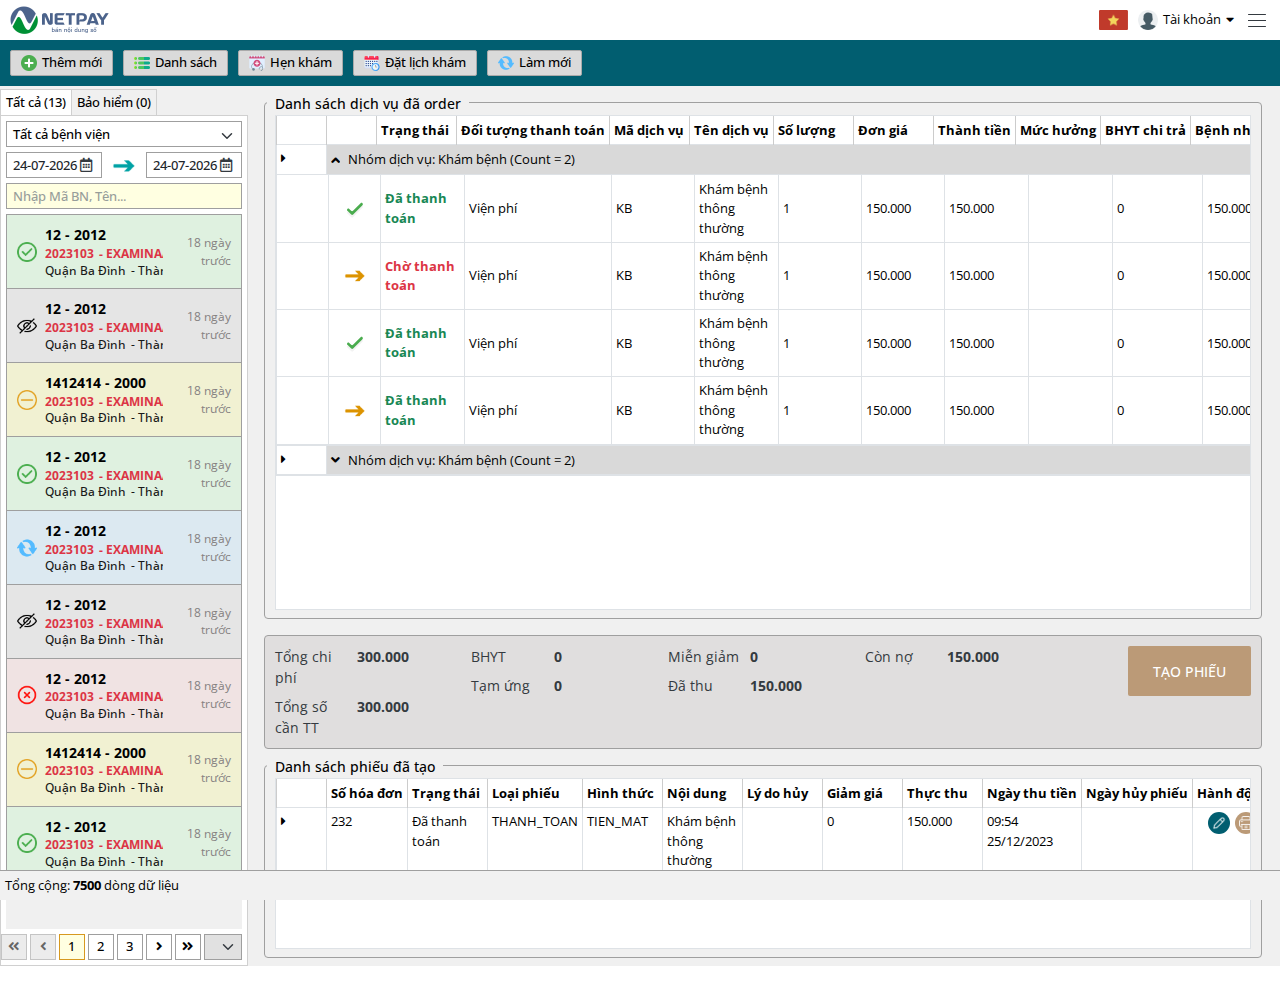
<file: thu-ngan.html>
<!DOCTYPE html>
<html lang="vi">
<head>
	<meta charset="UTF-8">
	<meta name="viewport"
	      content="width=device-width, user-scalable=no, initial-scale=1.0, maximum-scale=1.0, minimum-scale=1.0">

	<title>Template Cpanel Hospital</title>
	<meta name="description" content="Template Cpanel Hospital">
	<meta name="author" content="">

	<meta property="og:title" content="Template Cpanel Hospital">
	<meta property="og:type" content="website">
	<meta property="og:url" content="">
	<meta property="og:description" content="Template Cpanel Hospital">
	<meta property="og:image" content="">

	<link rel="icon" href="./assets/images/favicon.png">
	<link rel="apple-touch-icon" href="./assets/images/favicon.png">
	<link rel="stylesheet" href="./assets/plugins/bootstrap/css/bootstrap.min.css">
	<link rel="stylesheet" href="./assets/plugins/select2/select2.min.css">
	<link rel="stylesheet" href="./assets/plugins/daterangepicker/daterangepicker.css">
	<link rel="stylesheet" href="./assets/fonts/fontawesome/css/all.min.css">
	<link rel="stylesheet" href="./assets/css/base.css">
	<link rel="stylesheet" href="./assets/css/style.css">
	<link rel="stylesheet" href="./assets/css/responsive.css">

	<style>
		:root {
			--primary-color: #015E70;
			--primary-hover: #00708c;
			--primary-rgb: 1, 94, 112;
			--secondary-color: #BB9A77;
			--secondary-hover: #a27b51;
			--secondary-rgb: 187, 154, 119;
		}
	</style>
</head>
<body>

<header id="header" class="header">
	<div class="container-fluid g-0">
		<div class="header-main hstack gap-10px">
			<div class="header-logo">
				<a href="./" class="d-inline-block align-items-center">
					<img src="./assets/images/logo.png" alt="">
				</a>
			</div>
			<div id="header-navigation" class="header-navigation">
				<ul>
					<li>
						<a href="./">
							<span><img src="./assets/images/icons/trang-chu.png" class="img-fluid" alt=""></span>
							Home
						</a>
					</li>
					<li>
						<a href="./">
							<span><img src="./assets/images/icons/don-tiep.png" class="img-fluid" alt=""></span>
							Đón tiếp
						</a>
					</li>
					<li>
						<a href="./">
							<span><img src="./assets/images/icons/kham-benh.png" class="img-fluid" alt=""></span>
							Khám bệnh
							<i class="fas fa-caret-down"></i>
						</a>
						<ul>
							<li>
								<a href="">
									Danh sách khám bệnh
								</a>
							</li>
							<li>
								<a href="">
									Danh sách khám bệnh
								</a>
							</li>
							<li>
								<a href="">
									Danh sách khám bệnh
								</a>
							</li>
							<li>
								<a href="">
									Danh sách khám bệnh
								</a>
							</li>
							<li>
								<a href="">
									Danh sách khám bệnh
								</a>
							</li>
						</ul>
					</li>
					<li>
						<a href="./">
							<span><img src="./assets/images/icons/lay-mau.png" class="img-fluid" alt=""></span>
							Lấy máu
							<i class="fas fa-caret-down"></i>
						</a>
						<ul>
							<li>
								<a href="">
									Danh sách khám bệnh
								</a>
							</li>
							<li>
								<a href="">
									Danh sách khám bệnh
								</a>
							</li>
							<li>
								<a href="">
									Danh sách khám bệnh
								</a>
							</li>
							<li>
								<a href="">
									Danh sách khám bệnh
								</a>
							</li>
							<li>
								<a href="">
									Danh sách khám bệnh
								</a>
							</li>
						</ul>
					</li>
					<li>
						<a href="./">
							<span><img src="./assets/images/icons/xet-nghiem.png" class="img-fluid" alt=""></span>
							Xét nghiệm
						</a>
					</li>
					<li>
						<a href="./">
							<span><img src="./assets/images/icons/ris.png" class="img-fluid" alt=""></span>
							RIS
						</a>
					</li>
					<li>
						<a href="./">
							<span><img src="./assets/images/icons/benh-nhan.png" class="img-fluid" alt=""></span>
							Bệnh nhân
						</a>
					</li>
					<li>
						<a href="./">
							<span><img src="./assets/images/icons/dieu-tri.png" class="img-fluid" alt=""></span>
							Điều trị
						</a>
					</li>
					<li>
						<a href="./">
							<span><img src="./assets/images/icons/nha-thuoc.png" class="img-fluid" alt=""></span>
							Nhà thuốc
						</a>
					</li>
					<li>
						<a href="./">
							<span><img src="./assets/images/icons/kho-thuoc.png" class="img-fluid" alt=""></span>
							Quản lý kho thuốc
						</a>
					</li>
					<li>
						<a href="./">
							<span><img src="./assets/images/icons/danh-muc.png" class="img-fluid" alt=""></span>
							Danh mục
						</a>
					</li>
					<li>
						<a class="active" href="./">
							<span><img src="./assets/images/icons/thu-ngan.png" class="img-fluid" alt=""></span>
							Thu ngân
						</a>
					</li>
					<li>
						<a href="./">
							<span><img src="./assets/images/icons/bao-hiem.png" class="img-fluid" alt=""></span>
							BHYT
						</a>
					</li>
					<li>
						<a href="./">
							<span><img src="./assets/images/icons/bao-cao.png" class="img-fluid" alt=""></span>
							Báo cáo
						</a>
					</li>
					<li>
						<a href="./">
							<span><img src="./assets/images/icons/he-thong.png" class="img-fluid" alt=""></span>
							Hệ thống
						</a>
					</li>
				</ul>
			</div>
			<div class="header-actions hstack gap-10px">
				<div class="header-language header-dropdown">
					<button type="button" class="link-default hstack gap-5px" data-bs-toggle="dropdown">
						<img src="./assets/images/language/vn.png" class="img-fluid" alt="">
					</button>
					<ul class="dropdown-menu dropdown-menu-end">
						<li>
							<a class="dropdown-item" href="#">
								<img src="./assets/images/language/vn.png" class="img-fluid" alt="">
								Tiếng Việt
							</a>
						</li>
						<li>
							<a class="dropdown-item" href="#">
								<img src="./assets/images/language/en.png" class="img-fluid" alt="">
								Tiếng Anh
							</a>
						</li>
						<li>
							<a class="dropdown-item" href="#">
								<img src="./assets/images/language/cn.png" class="img-fluid" alt="">
								Tiếng Trung
							</a>
						</li>
					</ul>
				</div>
				<div class="header-user header-dropdown">
					<button type="button" class="link-default hstack gap-5px" data-bs-toggle="dropdown">
						<img src="./assets/images/user/avatar.png" class="img-fluid" alt="">
						Tài khoản
						<i class="fas fa-caret-down"></i>
					</button>
					<ul class="dropdown-menu dropdown-menu-end">
						<li>
							<a class="dropdown-item" href="#">
								Đăng nhập
							</a>
						</li>
						<li>
							<a class="dropdown-item" href="#">
								Đăng ký
							</a>
						</li>
						<li>
							<a class="dropdown-item" href="#">
								Thông tin tài khoản
							</a>
						</li>
						<li>
							<a class="dropdown-item" href="#">
								Đổi mật khẩu
							</a>
						</li>
					</ul>
				</div>
			</div>
			<div class="header-hamburger">
				<button type="button" class="hamburger-button" id="hamburger-button">
					<span></span>
					<span></span>
					<span></span>
					<span></span>
				</button>
			</div>
			<div class="header-overlay" id="header-overlay"></div>
		</div>
	</div>
</header>
<div id="main" class="main">
	<div class="section-buttons">
		<div class="container-fluid g-0">
			<div class="section-buttons_list hstack gap-15px justify-content-between">
				<div class="section-buttons_list__item hstack gap-10px">
					<a href="" class="button-theme button-theme_light">
						<img src="./assets/images/icons/icon-plus.png" class="img-fluid" alt="">
						Thêm mới
					</a>
					<a href="" class="button-theme button-theme_light">
						<img src="./assets/images/icons/icon-list.png" class="img-fluid" alt="">
						Danh sách
					</a>
					<a href="" class="button-theme button-theme_light">
						<img src="./assets/images/icons/icon-medical-appointment.png" class="img-fluid" alt="">
						Hẹn khám
					</a>
					<a href="" class="button-theme button-theme_light">
						<img src="./assets/images/icons/icon-calendar.png" class="img-fluid" alt="">
						Đặt lịch khám
					</a>
					<a href="" class="button-theme button-theme_light">
						<img src="./assets/images/icons/icon-refresh.png" class="img-fluid" alt="">
						Làm mới
					</a>
				</div>
			</div>
		</div>
	</div>
	<div class="section-main section-checkup">
		<div class="container-fluid g-0 vstack">
			<div class="row g-2 g-xl-2 flex-fill">
				<div class="col-xl-20 vstack">
					<div class="section-sidebar vstack">
						<div class="section-tab vstack flex-fill">
							<div class="nav nav-tabs mb-0 border-bottom-0" id="nav-tab" role="tablist">
								<button class="nav-link active m-0 text-black rounded-0 link-default"
								        data-bs-toggle="tab"
								        data-bs-target="#tab-tatca" type="button">
									Tất cả (13)
								</button>
								<button class="nav-link m-0 text-black rounded-0 link-default" data-bs-toggle="tab"
								        data-bs-target="#tab-baohiem"
								        type="button">
									Bảo hiểm (0)
								</button>
							</div>
							<div class="tab-content vstack">
								<div class="tab-pane fade show active flex-fill" id="tab-tatca">
									<div class="tab-inner vstack flex-fill gap-5px">
										<div class="d-flex flex-column gap-5px">
											<div class="theme-form">
												<select data-placeholder-search="Tìm kiếm tên tỉnh/TP" name=""
												        class="form-select theme-input theme-input_white initSelect2"
												        id="">
													<option value="">
														Tất cả bệnh viện
													</option>
													<option value="">
														Bệnh viện 1
													</option>
													<option value="">
														Bệnh viện 2
													</option>
													<option value="">
														Bệnh viện 3
													</option>
													<option value="">
														Bệnh viện 4
													</option>
													<option value="">
														Bệnh viện 5
													</option>
													<option value="">
														Bệnh viện 6
													</option>
													<option value="">
														Bệnh viện 7
													</option>
													<option value="">
														Bệnh viện 8
													</option>
													<option value="">
														...
													</option>
												</select>
											</div>
											<div class="theme-form justify-content-center justify-content-sm-start">
												<div class="theme-form_groups">
													<div class="theme-form_icon theme-form_calendar">
														<input type="text"
														       class="form-control theme-input initDateRangePicker">
													</div>
													<div class="theme-form_groups__icon">
														<img src="./assets/images/icons/icon-arrow-left.png"
														     alt="">
													</div>
													<div class="theme-form_icon theme-form_calendar">
														<input type="text"
														       class="form-control theme-input initDateRangePicker">
													</div>
												</div>
											</div>
											<div class="theme-form">
												<input placeholder="Nhập Mã BN, Tên..." type="text" required
												       class="form-control theme-input">
											</div>
										</div>
										<div class="section-list vstack gap-5px position-relative">
											<div class="scrollable-content">
												<div class="vstack">
													<div class="list-item">
														<a href=""
														   class="card patient-card patient-card_1 hstack rounded-0">
															<div class="card-icon">
																<img src="./assets/images/icons/icon-check-circle.png"
																     alt="">
															</div>
															<div class="card-content">
																<div class="card-code limit">
																	12 - 2012
																</div>
																<div class="card-info">
																	<div class="card-info_item">
																		2023103
																	</div>
																	<div class="card-info_item">
																		EXAMINAATION
																	</div>
																</div>
																<div class="card-meta">
																	<div class="card-meta_item">
																		Quận Ba Đình
																	</div>
																	<div class="card-meta_item">
																		Thành phố Hà Nội
																	</div>
																	<div class="card-meta_item">
																		10206
																	</div>
																</div>
															</div>
															<div class="card-time">
																18 ngày trước
															</div>
														</a>
													</div>
													<div class="list-item">
														<a href=""
														   class="card patient-card patient-card_5 hstack rounded-0">
															<div class="card-icon">
																<img src="./assets/images/icons/icon-hidden.png"
																     alt="">
															</div>
															<div class="card-content">
																<div class="card-code limit">
																	12 - 2012
																</div>
																<div class="card-info">
																	<div class="card-info_item">
																		2023103
																	</div>
																	<div class="card-info_item">
																		EXAMINAATION
																	</div>
																</div>
																<div class="card-meta">
																	<div class="card-meta_item">
																		Quận Ba Đình
																	</div>
																	<div class="card-meta_item">
																		Thành phố Hà Nội
																	</div>
																	<div class="card-meta_item">
																		10206
																	</div>
																</div>
															</div>
															<div class="card-time">
																18 ngày trước
															</div>
														</a>
													</div>
													<div class="list-item">
														<a href=""
														   class="card patient-card patient-card_3 hstack rounded-0">
															<div class="card-icon">
																<img src="./assets/images/icons/icon-minus.png"
																     alt="">
															</div>
															<div class="card-content">
																<div class="card-code limit">
																	1412414 - 2000
																</div>
																<div class="card-info">
																	<div class="card-info_item">
																		2023103
																	</div>
																	<div class="card-info_item">
																		EXAMINAATION
																	</div>
																</div>
																<div class="card-meta">
																	<div class="card-meta_item">
																		Quận Ba Đình
																	</div>
																	<div class="card-meta_item">
																		Thành phố Hà Nội
																	</div>
																	<div class="card-meta_item">
																		10206
																	</div>
																</div>
															</div>
															<div class="card-time">
																18 ngày trước
															</div>
														</a>
													</div>
													<div class="list-item">
														<a href=""
														   class="card patient-card patient-card_1 hstack rounded-0">
															<div class="card-icon">
																<img src="./assets/images/icons/icon-check-circle.png"
																     alt="">
															</div>
															<div class="card-content">
																<div class="card-code limit">
																	12 - 2012
																</div>
																<div class="card-info">
																	<div class="card-info_item">
																		2023103
																	</div>
																	<div class="card-info_item">
																		EXAMINAATION
																	</div>
																</div>
																<div class="card-meta">
																	<div class="card-meta_item">
																		Quận Ba Đình
																	</div>
																	<div class="card-meta_item">
																		Thành phố Hà Nội
																	</div>
																	<div class="card-meta_item">
																		10206
																	</div>
																</div>
															</div>
															<div class="card-time">
																18 ngày trước
															</div>
														</a>
													</div>
													<div class="list-item">
														<a href=""
														   class="card patient-card patient-card_4 hstack rounded-0">
															<div class="card-icon">
																<img src="./assets/images/icons/icon-refresh.png"
																     class="img-fluid" alt="">
															</div>
															<div class="card-content">
																<div class="card-code limit">
																	12 - 2012
																</div>
																<div class="card-info">
																	<div class="card-info_item">
																		2023103
																	</div>
																	<div class="card-info_item">
																		EXAMINAATION
																	</div>
																</div>
																<div class="card-meta">
																	<div class="card-meta_item">
																		Quận Ba Đình
																	</div>
																	<div class="card-meta_item">
																		Thành phố Hà Nội
																	</div>
																	<div class="card-meta_item">
																		10206
																	</div>
																</div>
															</div>
															<div class="card-time">
																18 ngày trước
															</div>
														</a>
													</div>
													<div class="list-item">
														<a href=""
														   class="card patient-card patient-card_5 hstack rounded-0">
															<div class="card-icon">
																<img src="./assets/images/icons/icon-hidden.png"
																     alt="">
															</div>
															<div class="card-content">
																<div class="card-code limit">
																	12 - 2012
																</div>
																<div class="card-info">
																	<div class="card-info_item">
																		2023103
																	</div>
																	<div class="card-info_item">
																		EXAMINAATION
																	</div>
																</div>
																<div class="card-meta">
																	<div class="card-meta_item">
																		Quận Ba Đình
																	</div>
																	<div class="card-meta_item">
																		Thành phố Hà Nội
																	</div>
																	<div class="card-meta_item">
																		10206
																	</div>
																</div>
															</div>
															<div class="card-time">
																18 ngày trước
															</div>
														</a>
													</div>
													<div class="list-item">
														<a href=""
														   class="card patient-card hstack patient-card_2 rounded-0">
															<div class="card-icon">
																<img src="./assets/images/icons/icon-times.png"
																     alt="">
															</div>
															<div class="card-content">
																<div class="card-code limit">
																	12 - 2012
																</div>
																<div class="card-info">
																	<div class="card-info_item">
																		2023103
																	</div>
																	<div class="card-info_item">
																		EXAMINAATION
																	</div>
																</div>
																<div class="card-meta">
																	<div class="card-meta_item">
																		Quận Ba Đình
																	</div>
																	<div class="card-meta_item">
																		Thành phố Hà Nội
																	</div>
																	<div class="card-meta_item">
																		10206
																	</div>
																</div>
															</div>
															<div class="card-time">
																18 ngày trước
															</div>
														</a>
													</div>
													<div class="list-item">
														<a href=""
														   class="card patient-card patient-card_3 hstack rounded-0">
															<div class="card-icon">
																<img src="./assets/images/icons/icon-minus.png"
																     alt="">
															</div>
															<div class="card-content">
																<div class="card-code limit">
																	1412414 - 2000
																</div>
																<div class="card-info">
																	<div class="card-info_item">
																		2023103
																	</div>
																	<div class="card-info_item">
																		EXAMINAATION
																	</div>
																</div>
																<div class="card-meta">
																	<div class="card-meta_item">
																		Quận Ba Đình
																	</div>
																	<div class="card-meta_item">
																		Thành phố Hà Nội
																	</div>
																	<div class="card-meta_item">
																		10206
																	</div>
																</div>
															</div>
															<div class="card-time">
																18 ngày trước
															</div>
														</a>
													</div>
													<div class="list-item">
														<a href=""
														   class="card patient-card patient-card_1 hstack rounded-0">
															<div class="card-icon">
																<img src="./assets/images/icons/icon-check-circle.png"
																     alt="">
															</div>
															<div class="card-content">
																<div class="card-code limit">
																	12 - 2012
																</div>
																<div class="card-info">
																	<div class="card-info_item">
																		2023103
																	</div>
																	<div class="card-info_item">
																		EXAMINAATION
																	</div>
																</div>
																<div class="card-meta">
																	<div class="card-meta_item">
																		Quận Ba Đình
																	</div>
																	<div class="card-meta_item">
																		Thành phố Hà Nội
																	</div>
																	<div class="card-meta_item">
																		10206
																	</div>
																</div>
															</div>
															<div class="card-time">
																18 ngày trước
															</div>
														</a>
													</div>
												</div>
											</div>
										</div>
										<div class="section-pagination">
											<div class="theme-form">
												<input placeholder="Trang" type="text"
												       class="form-control theme-input">
											</div>
											<ul class="pagination justify-content-center justify-content-lg-end">
												<li class="page-item disabled">
													<a class="page-link" href="#">
														<i class="fas fa-angle-double-left"></i>
													</a>
												</li>
												<li class="page-item disabled">
													<a class="page-link" href="#">
														<i class="fas fa-angle-left"></i>
													</a>
												</li>
												<li class="page-item active">
													<a class="page-link" href="#">
														1
													</a>
												</li>
												<li class="page-item">
													<a class="page-link" href="#">
														2
													</a>
												</li>
												<li class="page-item">
													<a class="page-link" href="#">
														3
													</a>
												</li>
												<li class="page-item">
													<a class="page-link" href="#">
														<i class="fas fa-angle-right"></i>
													</a>
												</li>
												<li class="page-item">
													<a class="page-link" href="#">
														<i class="fas fa-angle-double-right"></i>
													</a>
												</li>
											</ul>
											<div class="theme-form">
												<select class="form-select theme-input theme-input_white"
												        id="">
													<option value="">
														10
													</option>
													<option value="">
														20
													</option>
													<option value="">
														30
													</option>
													<option value="">
														50
													</option>
													<option value="">
														100
													</option>
												</select>
											</div>
										</div>
									</div>
								</div>
								<div class="tab-pane fade flex-fill" id="tab-baohiem">
									<div class="tab-inner vstack flex-fill gap-5px">
										<div class="d-flex flex-column gap-5px">
											<div class="theme-form">
												<select data-placeholder-search="Tìm kiếm tên tỉnh/TP" name=""
												        class="form-select theme-input theme-input_white initSelect2"
												        id="">
													<option value="">
														Tất cả bệnh viện
													</option>
													<option value="">
														Bệnh viện 1
													</option>
													<option value="">
														Bệnh viện 2
													</option>
													<option value="">
														Bệnh viện 3
													</option>
													<option value="">
														Bệnh viện 4
													</option>
													<option value="">
														Bệnh viện 5
													</option>
													<option value="">
														Bệnh viện 6
													</option>
													<option value="">
														Bệnh viện 7
													</option>
													<option value="">
														Bệnh viện 8
													</option>
													<option value="">
														...
													</option>
												</select>
											</div>
											<div class="theme-form justify-content-center justify-content-sm-start">
												<div class="theme-form_groups">
													<div class="theme-form_icon theme-form_calendar">
														<input type="text"
														       class="form-control theme-input initDateRangePicker">
													</div>
													<div class="theme-form_groups__icon">
														<img src="./assets/images/icons/icon-arrow-left.png"
														     alt="">
													</div>
													<div class="theme-form_icon theme-form_calendar">
														<input type="text"
														       class="form-control theme-input initDateRangePicker">
													</div>
												</div>
											</div>
											<div class="theme-form">
												<input placeholder="Nhập Mã BN, Tên..." type="text" required
												       class="form-control theme-input">
											</div>
										</div>
										<div class="section-list vstack gap-5px position-relative">
											<div class="scrollable-content">
											</div>
										</div>
										<div class="section-pagination">
											<div class="theme-form">
												<input placeholder="Trang" type="text"
												       class="form-control theme-input">
											</div>
											<ul class="pagination justify-content-center justify-content-lg-end">
												<li class="page-item disabled">
													<a class="page-link" href="#">
														<i class="fas fa-angle-double-left"></i>
													</a>
												</li>
												<li class="page-item disabled">
													<a class="page-link" href="#">
														<i class="fas fa-angle-left"></i>
													</a>
												</li>
												<li class="page-item active">
													<a class="page-link" href="#">
														1
													</a>
												</li>
												<li class="page-item">
													<a class="page-link" href="#">
														2
													</a>
												</li>
												<li class="page-item">
													<a class="page-link" href="#">
														3
													</a>
												</li>
												<li class="page-item">
													<a class="page-link" href="#">
														<i class="fas fa-angle-right"></i>
													</a>
												</li>
												<li class="page-item">
													<a class="page-link" href="#">
														<i class="fas fa-angle-double-right"></i>
													</a>
												</li>
											</ul>
											<div class="theme-form">
												<select class="form-select theme-input theme-input_white"
												        id="">
													<option value="">
														10
													</option>
													<option value="">
														20
													</option>
													<option value="">
														30
													</option>
													<option value="">
														50
													</option>
													<option value="">
														100
													</option>
												</select>
											</div>
										</div>
									</div>
								</div>
							</div>
						</div>
					</div>
				</div>
				<div class="col-xl-80">
					<div class="pt-3 px-2 pb-2">
						<div class="box-item">
							<div class="box-item_wrapper box-item_legend pb-2">
								<div class="box-item_legend__title">
									<span>
										Danh sách dịch vụ đã order
									</span>
								</div>
								<div class="section-table m-0 w-100">
									<div class="theme-table theme-table_height dragscroll overflow-hidden"
									     style="--height: 55vh">
										<table class="table table-bordered table-hover table-white table-collapse"
										       id="table-collapse">
											<thead>
											<tr>
												<th class="table-column-minw50">

												</th>
												<th class="table-column-minw50">

												</th>
												<th>
													Trạng thái
												</th>
												<th>
													Đối tượng thanh toán
												</th>
												<th>
													Mã dịch vụ
												</th>
												<th>
													Tên dịch vụ
												</th>
												<th>
													Số lượng
												</th>
												<th>
													Đơn giá
												</th>
												<th>
													Thành tiền
												</th>
												<th>
													Mức hưởng
												</th>
												<th>
													BHYT chi trả
												</th>
												<th>
													Bệnh nhân trả
												</th>
												<th>
													Đã thanh toán
												</th>
											</tr>
											</thead>
											<tbody>
											<tr>
												<td class="table-column-minw50">
													<button class="link-default">
														<i class="fas fa-caret-right"></i>
													</button>
												</td>
												<td colspan="12" class="bg-light">
													<div class="">
														<button class="link-default hstack table-collapse_btn"
														        data-bs-target="#collapse-1"
														        aria-expanded="true"
														        data-bs-toggle="collapse">
															<i class="fas fa-angle-down fz-15 me-2"></i>
															Nhóm dịch vụ: Khám bệnh (Count = 2)
														</button>
													</div>
												</td>
											</tr>
											<tr>
												<td colspan="13" class="p-0">
													<div class="collapse show" id="collapse-1"
													     data-bs-parent="#table-collapse">
														<table class="table table-bordered table-hover table-white align-middle">
															<tr>
																<td class="table-column-minw50"></td>
																<td class="table-column-minw50 text-center">
																	<img src="./assets/images/icons/icon-check-green.svg"
																	     width="32" height="32" alt="">
																</td>
																<td>
																	<strong class="text-success">Đã thanh toán</strong>
																</td>
																<td>
																	Viện phí
																</td>
																<td>
																	KB
																</td>
																<td>
																	Khám bệnh thông thường
																</td>
																<td>
																	1
																</td>
																<td>
																	150.000
																</td>
																<td>
																	150.000
																</td>
																<td>

																</td>
																<td>
																	0
																</td>
																<td>
																	150.000
																</td>
																<td>
																	150.000
																</td>
															</tr>
															<tr>
																<td class="table-column-minw50"></td>
																<td class="table-column-minw50 text-center">
																	<img src="./assets/images/icons/icon-arrow2-left.png"
																	     width="22" height="22" alt="">
																</td>
																<td>
																	<strong class="text-danger">Chờ thanh toán</strong>
																</td>
																<td>
																	Viện phí
																</td>
																<td>
																	KB
																</td>
																<td>
																	Khám bệnh thông thường
																</td>
																<td>
																	1
																</td>
																<td>
																	150.000
																</td>
																<td>
																	150.000
																</td>
																<td>

																</td>
																<td>
																	0
																</td>
																<td>
																	150.000
																</td>
																<td>
																	150.000
																</td>
															</tr>
															<tr>
																<td class="table-column-minw50"></td>
																<td class="table-column-minw50 text-center">
																	<img src="./assets/images/icons/icon-check-green.svg"
																	     width="32" height="32" alt="">
																</td>
																<td>
																	<strong class="text-success">Đã thanh toán</strong>
																</td>
																<td>
																	Viện phí
																</td>
																<td>
																	KB
																</td>
																<td>
																	Khám bệnh thông thường
																</td>
																<td>
																	1
																</td>
																<td>
																	150.000
																</td>
																<td>
																	150.000
																</td>
																<td>

																</td>
																<td>
																	0
																</td>
																<td>
																	150.000
																</td>
																<td>
																	150.000
																</td>
															</tr>
															<tr>
																<td class="table-column-minw50"></td>
																<td class="table-column-minw50 text-center">
																	<img src="./assets/images/icons/icon-arrow2-left.png"
																	     width="22" height="22" alt="">
																</td>
																<td>
																	<strong class="text-success">Đã thanh toán</strong>
																</td>
																<td>
																	Viện phí
																</td>
																<td>
																	KB
																</td>
																<td>
																	Khám bệnh thông thường
																</td>
																<td>
																	1
																</td>
																<td>
																	150.000
																</td>
																<td>
																	150.000
																</td>
																<td>

																</td>
																<td>
																	0
																</td>
																<td>
																	150.000
																</td>
																<td>
																	150.000
																</td>
															</tr>
														</table>
													</div>
												</td>
											</tr>
											<tr>
												<td class="table-column-minw50">
													<button class="link-default">
														<i class="fas fa-caret-right"></i>
													</button>
												</td>
												<td colspan="12" class="bg-light">
													<div class="">
														<button class="link-default hstack table-collapse_btn"
														        data-bs-target="#collapse-2"
														        data-bs-toggle="collapse">
															<i class="fas fa-angle-down fz-15 me-2"></i>
															Nhóm dịch vụ: Khám bệnh (Count = 2)
														</button>
													</div>
												</td>
											</tr>
											<tr>
												<td colspan="13" class="p-0">
													<div class="collapse" id="collapse-2"
													     data-bs-parent="#table-collapse">
														<table class="table table-bordered table-hover table-white align-middle">
															<tr>
																<td class="table-column-minw50"></td>
																<td class="table-column-minw50 text-center">
																	<img src="./assets/images/icons/icon-check-green.svg"
																	     width="32" height="32" alt="">
																</td>
																<td>
																	<strong class="text-success">Đã thanh toán</strong>
																</td>
																<td>
																	Viện phí
																</td>
																<td>
																	KB
																</td>
																<td>
																	Khám bệnh thông thường
																</td>
																<td>
																	1
																</td>
																<td>
																	150.000
																</td>
																<td>
																	150.000
																</td>
																<td>

																</td>
																<td>
																	0
																</td>
																<td>
																	150.000
																</td>
																<td>
																	150.000
																</td>
															</tr>
															<tr>
																<td class="table-column-minw50"></td>
																<td class="table-column-minw50 text-center">
																	<img src="./assets/images/icons/icon-arrow2-left.png"
																	     width="22" height="22" alt="">
																</td>
																<td>
																	<strong class="text-success">Đã thanh toán</strong>
																</td>
																<td>
																	Viện phí
																</td>
																<td>
																	KB
																</td>
																<td>
																	Khám bệnh thông thường
																</td>
																<td>
																	1
																</td>
																<td>
																	150.000
																</td>
																<td>
																	150.000
																</td>
																<td>

																</td>
																<td>
																	0
																</td>
																<td>
																	150.000
																</td>
																<td>
																	150.000
																</td>
															</tr>
															<tr>
																<td class="table-column-minw50"></td>
																<td class="table-column-minw50 text-center">
																	<img src="./assets/images/icons/icon-check-green.svg"
																	     width="32" height="32" alt="">
																</td>
																<td>
																	<strong class="text-success">Đã thanh toán</strong>
																</td>
																<td>
																	Viện phí
																</td>
																<td>
																	KB
																</td>
																<td>
																	Khám bệnh thông thường
																</td>
																<td>
																	1
																</td>
																<td>
																	150.000
																</td>
																<td>
																	150.000
																</td>
																<td>

																</td>
																<td>
																	0
																</td>
																<td>
																	150.000
																</td>
																<td>
																	150.000
																</td>
															</tr>
															<tr>
																<td class="table-column-minw50"></td>
																<td class="table-column-minw50 text-center">
																	<img src="./assets/images/icons/icon-arrow2-left.png"
																	     width="22" height="22" alt="">
																</td>
																<td>
																	<strong class="text-success">Đã thanh toán</strong>
																</td>
																<td>
																	Viện phí
																</td>
																<td>
																	KB
																</td>
																<td>
																	Khám bệnh thông thường
																</td>
																<td>
																	1
																</td>
																<td>
																	150.000
																</td>
																<td>
																	150.000
																</td>
																<td>

																</td>
																<td>
																	0
																</td>
																<td>
																	150.000
																</td>
																<td>
																	150.000
																</td>
															</tr>
														</table>
													</div>
												</td>
											</tr>
											</tbody>
										</table>
									</div>
								</div>
							</div>
						</div>
						<div class="box-item mt-3">
							<div class="information-body information-background">
								<div class="information-content vstack gap-10px">
									<div class="row row-cols-lg-5 row-cols-1 row-cols-sm-2 row-cols-md-3 g-2">
										<div class="col">
											<div class="row g-2">
												<div class="col-12">
													<div class="row g-2">
														<div class="col-lg-5">
															Tổng chi phí
														</div>
														<div class="col-lg-7">
															<div class="fw-bold">
																300.000
															</div>
														</div>
													</div>
												</div>
												<div class="col-12">
													<div class="row g-2">
														<div class="col-lg-5">
															Tổng số cần TT
														</div>
														<div class="col-lg-7">
															<div class="fw-bold">
																300.000
															</div>
														</div>
													</div>
												</div>
											</div>
										</div>
										<div class="col">
											<div class="row g-2">
												<div class="col-12">
													<div class="row g-2">
														<div class="col-lg-5">
															BHYT
														</div>
														<div class="col-lg-7">
															<div class="fw-bold">
																0
															</div>
														</div>
													</div>
												</div>
												<div class="col-12">
													<div class="row g-2">
														<div class="col-lg-5">
															Tạm ứng
														</div>
														<div class="col-lg-7">
															<div class="fw-bold">
																0
															</div>
														</div>
													</div>
												</div>
											</div>
										</div>
										<div class="col">
											<div class="row g-2">
												<div class="col-12">
													<div class="row g-2">
														<div class="col-lg-5">
															Miễn giảm
														</div>
														<div class="col-lg-7">
															<div class="fw-bold">
																0
															</div>
														</div>
													</div>
												</div>
												<div class="col-12">
													<div class="row g-2">
														<div class="col-lg-5">
															Đã thu
														</div>
														<div class="col-lg-7">
															<div class="fw-bold">
																150.000
															</div>
														</div>
													</div>
												</div>
											</div>
										</div>
										<div class="col">
											<div class="row g-2">
												<div class="col-12">
													<div class="row g-2">
														<div class="col-lg-5">
															Còn nợ
														</div>
														<div class="col-lg-7">
															<div class="fw-bold">
																150.000
															</div>
														</div>
													</div>
												</div>
											</div>
										</div>
										<div class="col text-lg-end">
											<button type="button"
											        class="button-theme button-theme_big__large button-theme_secondary px-4">
												TẠO PHIẾU
											</button>
										</div>
									</div>
								</div>
							</div>
						</div>
						<div class="box-item mt-3">
							<div class="box-item_wrapper box-item_legend pb-2">
								<div class="box-item_legend__title">
									<span>
										Danh sách phiếu đã tạo
									</span>
								</div>
								<div class="section-table m-0 w-100">
									<div class="theme-table theme-table_height dragscroll overflow-hidden"
									     style="--height:19vh">
										<table class="table table-bordered table-hover table-white">
											<thead>
											<tr>
												<th class="table-column-minw50">

												</th>
												<th class="table-column-minw50">
													Số hóa đơn
												</th>
												<th>
													Trạng thái
												</th>
												<th>
													Loại phiếu
												</th>
												<th>
													Hình thức
												</th>
												<th>
													Nội dung
												</th>
												<th>
													Lý do hủy
												</th>
												<th>
													Giảm giá
												</th>
												<th>
													Thực thu
												</th>
												<th>
													Ngày thu tiền
												</th>
												<th>
													Ngày hủy phiếu
												</th>
												<th>
													Hành động
												</th>
											</tr>
											</thead>
											<tbody>
											<tr>
												<td class="table-column-minw50">
													<button class="link-default">
														<i class="fas fa-caret-right"></i>
													</button>
												</td>
												<td>
													232
												</td>
												<td>
													Đã thanh toán
												</td>
												<td>
													THANH_TOAN
												</td>
												<td>
													TIEN_MAT
												</td>
												<td>
													Khám bệnh thông thường
												</td>
												<td>

												</td>
												<td>
													0
												</td>
												<td>
													150.000
												</td>
												<td>
													09:54 25/12/2023
												</td>
												<td>

												</td>
												<td>
													<div class="hstack gap-5px justify-content-center">
														<button type="button"
														        class="button-theme button-theme_primary button-theme_circle button-theme_xs">
															<img src="./assets/images/icons/icon-edit.png"
															     class="img-fluid" alt="">
														</button>
														<button type="button"
														        class="button-theme button-theme_secondary button-theme_circle button-theme_xs">
															<img src="./assets/images/icons/icon-print.png"
															     class="img-fluid" alt="">
														</button>
													</div>
												</td>
											</tr>
											</tbody>
										</table>
									</div>
								</div>
							</div>
						</div>
					</div>
				</div>
			</div>
		</div>
	</div>
	<div class="section-footer">
		<div class="container-fluid g-0">
			<div class="row g-1 align-items-center flex-row-reverse flex-lg-row">
				<div class="col-lg-6">
					<div class="footer-text text-center text-lg-start">
						Tổng cộng: <b>7500</b> dòng dữ liệu
					</div>
				</div>
			</div>
		</div>
	</div>
</div>

<script type="text/javascript" src="./assets/plugins/jquery.min.js"></script>
<script type="text/javascript" src="./assets/plugins/dragscroll.js"></script>
<script type="text/javascript"
        src="./assets/plugins/bootstrap/js/bootstrap.bundle.min.js"></script>
<script type="text/javascript" src="./assets/plugins/select2/select2.min.js"></script>
<script type="text/javascript" src="./assets/plugins/daterangepicker/moment.min.js"></script>
<script type="text/javascript" src="./assets/plugins/daterangepicker/daterangepicker.js"></script>
<script type="text/javascript" src="./assets/js/app.js"></script>
</body>
</html>
</file>
<file: assets/plugins/daterangepicker/daterangepicker.css>
.daterangepicker {
    position: absolute;
    color: inherit;
    background-color: #fff;
    border-radius: 4px;
    border: 1px solid #ddd;
    width: 278px;
    max-width: none;
    padding: 0;
    margin-top: 7px;
    top: 100px;
    left: 20px;
    z-index: 3001;
    display: none;
    font-family: arial;
    font-size: 15px;
    line-height: 1em;
}

.daterangepicker:before, .daterangepicker:after {
    position: absolute;
    display: inline-block;
    border-bottom-color: rgba(0, 0, 0, 0.2);
    content: '';
}

.daterangepicker:before {
    top: -7px;
    border-right: 7px solid transparent;
    border-left: 7px solid transparent;
    border-bottom: 7px solid #ccc;
}

.daterangepicker:after {
    top: -6px;
    border-right: 6px solid transparent;
    border-bottom: 6px solid #fff;
    border-left: 6px solid transparent;
}

.daterangepicker.opensleft:before {
    right: 9px;
}

.daterangepicker.opensleft:after {
    right: 10px;
}

.daterangepicker.openscenter:before {
    left: 0;
    right: 0;
    width: 0;
    margin-left: auto;
    margin-right: auto;
}

.daterangepicker.openscenter:after {
    left: 0;
    right: 0;
    width: 0;
    margin-left: auto;
    margin-right: auto;
}

.daterangepicker.opensright:before {
    left: 9px;
}

.daterangepicker.opensright:after {
    left: 10px;
}

.daterangepicker.drop-up {
    margin-top: -7px;
}

.daterangepicker.drop-up:before {
    top: initial;
    bottom: -7px;
    border-bottom: initial;
    border-top: 7px solid #ccc;
}

.daterangepicker.drop-up:after {
    top: initial;
    bottom: -6px;
    border-bottom: initial;
    border-top: 6px solid #fff;
}

.daterangepicker.single .daterangepicker .ranges, .daterangepicker.single .drp-calendar {
    float: none;
}

.daterangepicker.single .drp-selected {
    display: none;
}

.daterangepicker.show-calendar .drp-calendar {
    display: block;
}

.daterangepicker.show-calendar .drp-buttons {
    display: block;
}

.daterangepicker.auto-apply .drp-buttons {
    display: none;
}

.daterangepicker .drp-calendar {
    display: none;
    max-width: 270px;
}

.daterangepicker .drp-calendar.left {
    padding: 8px 0 8px 8px;
}

.daterangepicker .drp-calendar.right {
    padding: 8px;
}

.daterangepicker .drp-calendar.single .calendar-table {
    border: none;
}

.daterangepicker .calendar-table .next span, .daterangepicker .calendar-table .prev span {
    color: #fff;
    border: solid black;
    border-width: 0 2px 2px 0;
    border-radius: 0;
    display: inline-block;
    padding: 3px;
}

.daterangepicker .calendar-table .next span {
    transform: rotate(-45deg);
    -webkit-transform: rotate(-45deg);
}

.daterangepicker .calendar-table .prev span {
    transform: rotate(135deg);
    -webkit-transform: rotate(135deg);
}

.daterangepicker .calendar-table th, .daterangepicker .calendar-table td {
    white-space: nowrap;
    text-align: center;
    vertical-align: middle;
    min-width: 32px;
    width: 32px;
    height: 24px;
    line-height: 24px;
    font-size: 12px;
    border-radius: 4px;
    border: 1px solid transparent;
    white-space: nowrap;
    cursor: pointer;
}

.daterangepicker .calendar-table {
    border: 1px solid #fff;
    border-radius: 4px;
    background-color: #fff;
}

.daterangepicker .calendar-table table {
    width: 100%;
    margin: 0;
    border-spacing: 0;
    border-collapse: collapse;
}

.daterangepicker td.available:hover, .daterangepicker th.available:hover {
    background-color: #eee;
    border-color: transparent;
    color: inherit;
}

.daterangepicker td.week, .daterangepicker th.week {
    font-size: 80%;
    color: #ccc;
}

.daterangepicker td.off, .daterangepicker td.off.in-range, .daterangepicker td.off.start-date, .daterangepicker td.off.end-date {
    background-color: #fff;
    border-color: transparent;
    color: #999;
}

.daterangepicker td.in-range {
    background-color: #ebf4f8;
    border-color: transparent;
    color: #000;
    border-radius: 0;
}

.daterangepicker td.start-date {
    border-radius: 4px 0 0 4px;
}

.daterangepicker td.end-date {
    border-radius: 0 4px 4px 0;
}

.daterangepicker td.start-date.end-date {
    border-radius: 4px;
}

.daterangepicker td.active, .daterangepicker td.active:hover {
    background-color: #357ebd;
    border-color: transparent;
    color: #fff;
}

.daterangepicker th.month {
    width: auto;
}

.daterangepicker td.disabled, .daterangepicker option.disabled {
    color: #999;
    cursor: not-allowed;
    text-decoration: line-through;
}

.daterangepicker select.monthselect, .daterangepicker select.yearselect {
    font-size: 12px;
    padding: 1px;
    height: auto;
    margin: 0;
    cursor: default;
}

.daterangepicker select.monthselect {
    margin-right: 2%;
    width: 56%;
}

.daterangepicker select.yearselect {
    width: 40%;
}

.daterangepicker select.hourselect, .daterangepicker select.minuteselect, .daterangepicker select.secondselect, .daterangepicker select.ampmselect {
    width: 50px;
    margin: 0 auto;
    background: #eee;
    border: 1px solid #eee;
    padding: 2px;
    outline: 0;
    font-size: 12px;
}

.daterangepicker .calendar-time {
    text-align: center;
    margin: 4px auto 0 auto;
    line-height: 30px;
    position: relative;
}

.daterangepicker .calendar-time select.disabled {
    color: #ccc;
    cursor: not-allowed;
}

.daterangepicker .drp-buttons {
    clear: both;
    text-align: right;
    padding: 8px;
    border-top: 1px solid #ddd;
    display: none;
    line-height: 12px;
    vertical-align: middle;
}

.daterangepicker .drp-selected {
    display: inline-block;
    font-size: 12px;
    padding-right: 8px;
}

.daterangepicker .drp-buttons .btn {
    margin-left: 8px;
    font-size: 12px;
    font-weight: bold;
    padding: 4px 8px;
}

.daterangepicker.show-ranges.single.rtl .drp-calendar.left {
    border-right: 1px solid #ddd;
}

.daterangepicker.show-ranges.single.ltr .drp-calendar.left {
    border-left: 1px solid #ddd;
}

.daterangepicker.show-ranges.rtl .drp-calendar.right {
    border-right: 1px solid #ddd;
}

.daterangepicker.show-ranges.ltr .drp-calendar.left {
    border-left: 1px solid #ddd;
}

.daterangepicker .ranges {
    float: none;
    text-align: left;
    margin: 0;
}

.daterangepicker.show-calendar .ranges {
    margin-top: 8px;
}

.daterangepicker .ranges ul {
    list-style: none;
    margin: 0 auto;
    padding: 0;
    width: 100%;
}

.daterangepicker .ranges li {
    font-size: 12px;
    padding: 8px 12px;
    cursor: pointer;
}

.daterangepicker .ranges li:hover {
    background-color: #eee;
}

.daterangepicker .ranges li.active {
    background-color: #08c;
    color: #fff;
}

/*  Larger Screen Styling */
@media (min-width: 564px) {
    .daterangepicker {
        width: auto;
    }

    .daterangepicker .ranges ul {
        width: 140px;
    }

    .daterangepicker.single .ranges ul {
        width: 100%;
    }

    .daterangepicker.single .drp-calendar.left {
        clear: none;
    }

    .daterangepicker.single .ranges, .daterangepicker.single .drp-calendar {
        float: left;
    }

    .daterangepicker {
        direction: ltr;
        text-align: left;
    }

    .daterangepicker .drp-calendar.left {
        clear: left;
        margin-right: 0;
    }

    .daterangepicker .drp-calendar.left .calendar-table {
        border-right: none;
        border-top-right-radius: 0;
        border-bottom-right-radius: 0;
    }

    .daterangepicker .drp-calendar.right {
        margin-left: 0;
    }

    .daterangepicker .drp-calendar.right .calendar-table {
        border-left: none;
        border-top-left-radius: 0;
        border-bottom-left-radius: 0;
    }

    .daterangepicker .drp-calendar.left .calendar-table {
        padding-right: 8px;
    }

    .daterangepicker .ranges, .daterangepicker .drp-calendar {
        float: left;
    }
}

@media (min-width: 730px) {
    .daterangepicker .ranges {
        width: auto;
    }

    .daterangepicker .ranges {
        float: left;
    }

    .daterangepicker.rtl .ranges {
        float: right;
    }

    .daterangepicker .drp-calendar.left {
        clear: none !important;
    }
}
</file>
<file: assets/css/base.css>
@import url('https://fonts.googleapis.com/css2?family=Open+Sans:ital,wght@0,300;0,400;0,500;0,600;0,700;0,800;1,300;1,400;1,500;1,600;1,700;1,800&display=swap');

:root {
	--transition-default: 0.3s all ease-in-out;
	--font-theme: 'Open Sans', Arial, Helvetica, sans-serif;
	--size-theme: 14px;
}

body {
	position: relative;
	width: 100%;
	color: var(--bs-gray-800);
	font-family: var(--font-theme);
	font-size: var(--size-theme);
	font-weight: 400;
	font-style: normal;
	background-color: #fff;
}

a,
a:hover,
a:focus {
	outline: none;
	text-decoration: none;
	cursor: pointer;
	-o-transition: var(--transition-default);
	transition: var(--transition-default);
	-webkit-transition: var(--transition-default);
}

button,
button:hover,
button:focus {
	-webkit-box-shadow: none !important;
	box-shadow: none !important;
	outline: none !important;
	text-decoration: none !important;
	cursor: pointer;
	-o-transition: var(--transition-default);
	transition: var(--transition-default);
	-webkit-transition: var(--transition-default);
	cursor: pointer !important;
}

input,
select,
textarea {
	-o-transition: var(--transition-default);
	transition: var(--transition-default);
	-webkit-transition: var(--transition-default);
}

input:focus,
select:focus,
textarea:focus {
	box-shadow: none !important;
	-webkit-box-shadow: none !important;
	outline: none !important;
	border-color: var(--bs-gray-500) !important;
}

.transition-default {
	-o-transition: var(--transition-default);
	transition: var(--transition-default);
	-webkit-transition: var(--transition-default);
}

.background-cover {
	background-size: cover;
	background-position: center center;
	background-repeat: no-repeat;
}

.image-cover {
	position: absolute;
	top: 0;
	left: 0;
	width: 100%;
	height: 100%;
	-o-object-fit: cover;
	object-fit: cover;
}

.image-contain {
	position: absolute;
	top: 0;
	left: 0;
	width: 100%;
	height: 100%;
	-o-object-fit: contain;
	object-fit: contain;
}

.object-fit-cover {
	-o-object-fit: cover;
	object-fit: cover;
}

.object-fit-contain {
	-o-object-fit: contain;
	object-fit: contain;
}

.pseudo {
	position: relative;
}

.pseudo:before,
.pseudo:after {
	position: absolute;
	content: '';
	display: block;
}

.limit {
	--line: 2;
	overflow: hidden;
	-o-text-overflow: ellipsis;
	text-overflow: ellipsis;
	display: -webkit-box;
	-webkit-line-clamp: var(--line);
	line-clamp: var(--line);
	-webkit-box-orient: vertical;
}

.form-mobile input[type=date]::-webkit-inner-spin-button,
.form-mobile input[type=date]::-webkit-calendar-picker-indicator,
.form-mobile input[type=datetime-local]::-webkit-inner-spin-button,
.form-mobile input[type=datetime-local]::-webkit-calendar-picker-indicator,
.form-mobile input[type=month]::-webkit-inner-spin-button,
.form-mobile input[type=month]::-webkit-calendar-picker-indicator,
.form-mobile input[type=time]::-webkit-inner-spin-button,
.form-mobile input[type=time]::-webkit-calendar-picker-indicator {
	opacity: 0;
}

.form-mobile > span:before {
	position: absolute;
	content: "\f073";
	font-family: "Font Awesome 5 Pro";
	font-size: var(--size-theme);
	color: var(--bs-gray-700);
	top: 50%;
	right: 0.75rem;
	transform: translateY(-50%);
	pointer-events: none;
}

.zi--1 {
	z-index: -1;
}

.zi-1 {
	z-index: 1;
}

.zi-2 {
	z-index: 2;
}

.zi-3 {
	z-index: 3;
}

.zi-4 {
	z-index: 4;
}

.zi-5 {
	z-index: 5;
}

.zi-10 {
	z-index: 10;
}

.ratio > img {
	-o-object-fit: cover;
	object-fit: cover;
}

.ratio-2x1 {
	--bs-aspect-ratio: 50%;
}

.ratio-3x2 {
	--bs-aspect-ratio: calc(2 / 3 * 100%);
}

.ratio-10x13 {
	--bs-aspect-ratio: calc(13 / 10 * 100%);
}

.ratio-pdf {
	--bs-aspect-ratio: calc((891 - 22) / 689 * 100%) !important;
}

.gap-5px {
	gap: 5px;
}

.gap-8px {
	gap: 5px;
}

.gap-10px {
	gap: 10px;
}

.gap-15px {
	gap: 15px;
}

.gap-20px {
	gap: 20px;
}

.gap-25px {
	gap: 25px;
}

.gap-30px {
	gap: 30px;
}

.link-default {
	display: -webkit-inline-box;
	display: -ms-inline-flexbox;
	display: inline-flex;
	-webkit-box-align: center;
	-ms-flex-align: center;
	align-items: center;
	vertical-align: middle;
	border: 0;
	outline: none;
	-webkit-box-shadow: none;
	box-shadow: none;
	background: transparent;
	padding: 0;
}

.flex-same {
	-webkit-box-flex: 1 !important;
	-ms-flex: 1 1 0px !important;
	flex: 1 1 0 !important;
}

.fz-10 {
	font-size: .7em;
}

.fz-11 {
	font-size: .775em;
}

.fz-12 {
	font-size: .85em;
}

.fz-13 {
	font-size: .925em;
}

.fz-14 {
	font-size: 1em;
}

.fz-15 {
	font-size: 1.075em;
}

.fz-16 {
	font-size: 1.15em;
}

.fz-17 {
	font-size: 1.225em;
}

.fz-18 {
	font-size: 1.3em;
}

.fz-19 {
	font-size: 1.375em;
}

.fz-20 {
	font-size: 1.45em;
}

.fz-21 {
	font-size: 1.525em;
}

.fz-22 {
	font-size: 1.6em;
}

.fz-23 {
	font-size: 1.675em;
}

.fz-24 {
	font-size: 1.75em;
}

.mw-25px {
	min-width: 25px !important;
}

.mw-50px {
	min-width: 50px !important;
}

.mw-75px {
	min-width: 75px !important;
}

.mw-100px {
	min-width: 100px !important;
}

@media screen and (min-width: 1400px) {
	.row-cols-xl-8 > * {
		flex: 0 0 auto;
		width: calc(100% / 8)
	}

	.row-cols-xl-10 > * {
		flex: 0 0 auto;
		width: 10%
	}
}

.text-blue {
	color: #0600c9;
}
</file>
<file: assets/css/style.css>
body {
    padding-bottom: 27px;
    min-height: 100vh;
    display: flex;
    flex-direction: column;
}

body::-webkit-scrollbar {
    width: 8px;
    height: 5px;
    background-color: #F5F5F5;
}

body::-webkit-scrollbar-track {
    border-radius: 10px;
    background: #eee;
    box-shadow: 0 0 1px 1px #bbb, inset 0 0 7px rgba(0, 0, 0, 0.3)
}

body::-webkit-scrollbar-thumb {
    border-radius: 10px;
    background: linear-gradient(left, #96A6BF, #63738C);
    box-shadow: inset 0 0 1px 1px #5C6670;
}

body::-webkit-scrollbar-thumb:hover {
    background: linear-gradient(left, #8391A6, #536175);
}

.button-link {
    color: var(--bs-blue);
    font-weight: 600;
    border: 0;
    background-color: transparent;
    padding: 0;
    outline: none;
    box-shadow: none;
}

.button-link:hover {
    color: #3180fc;
    text-decoration: underline;
}

.button-theme {
    display: -webkit-inline-box;
    display: -ms-inline-flexbox;
    display: inline-flex;
    -webkit-box-align: center;
    -ms-flex-align: center;
    align-items: center;
    -webkit-box-pack: center;
    -ms-flex-pack: center;
    justify-content: center;
    vertical-align: middle;
    color: var(--bs-white) !important;
    border: 1px solid transparent;
    border-radius: 2px;
    gap: 5px;
    position: relative;
    overflow: hidden;
    white-space: nowrap;
    font-size: 0.925em;
    padding: 4px 10px;
    font-weight: 500;
    transition: var(--transition-default);
    height: 26px;
    background-color: var(--bg-1);
}

.button-theme.button-theme_light {
    --bg-1: #dadada;
    color: var(--bs-black) !important;
    border-color: #aaaaaa;
}

.button-theme.button-theme_primary {
    --bg-1: var(--primary-color);
    color: var(--bs-white) !important;
}

.button-theme.button-theme_primary:hover {
    --bg-1: var(--primary-hover);
}

.button-theme.button-theme_secondary {
    --bg-1: var(--secondary-color);
    color: var(--bs-white) !important;
}

.button-theme.button-theme_secondary:hover {
    --bg-1: var(--secondary-hover);
}

.button-theme.button-theme_danger {
    --bg-1: var(--bs-danger);
    color: var(--bs-white) !important;
}

.button-theme.button-theme_danger:hover {
    --bg-1: #be2835;
}

.button-theme.button-theme_blue {
    --bg-1: var(--bs-primary);
    color: var(--bs-white) !important;
}

.button-theme.button-theme_blue:hover {
    --bg-1: #084fb6;
}

.button-theme.button-theme_light:hover {
    background: #c4c4c4;
}

.button-theme.button-theme_lg {
    height: 32px;
    padding: 6px 12px;
    font-size: 1em;
}

.button-theme.button-theme_large {
    height: 40px;
    font-size: 1em;
}

.button-theme.button-theme_big__large {
    height: 50px;
    font-size: 1em;
}

.button-theme.button-theme_sm {
    height: 26px;
    padding: 3px 6px;
}

.button-theme.button-theme_xs {
    height: 22px;
    width: 22px;
    padding: 0;
}

.button-theme.button-theme_xs > img {
    width: 14px;
    height: 14px;
}

.button-theme.button-theme_icon {
    --position-y: -24px;
    height: 26px;
    padding: 3px 4px;
}

.button-theme.button-theme_circle {
    border-radius: 50%;
}

.button-theme.button-theme_transparent {
    background: transparent !important;
}

.link-default img,
.button-theme img {
    width: 16px;
    height: 16px;
}

.header {
    -webkit-box-shadow: 0px 6px 12px -6px rgba(24, 39, 75, 0.05), 0px 8px 24px -4px rgba(24, 39, 75, 0.01);
    box-shadow: 0px 6px 12px -6px rgba(24, 39, 75, 0.05), 0px 8px 24px -4px rgba(24, 39, 75, 0.01);
    background-color: var(--bs-white);
}

.header .header-logo,
.header .header-hamburger {
    display: none;
}

.header .header-navigation {
    position: relative;
    z-index: 2;
}

.header .header-navigation > ul {
    position: relative;
    list-style-type: none;
    margin-bottom: 0;
    padding-left: 0;
    display: flex;
    align-items: center;
}

.header .header-navigation > ul > li {
    flex-shrink: 0;
    position: relative;
}

.header .header-navigation > ul > li > a,
.header .header-navigation > ul > li > button {
    display: flex;
    align-items: center;
    gap: 5px;
    color: var(--bs-black);
    font-weight: 500;
    padding: 8px 12px;
    white-space: nowrap;
    font-size: 0.925em;
    border: 0;
    background: transparent;
}

.header .header-navigation > ul > li > a > span,
.header .header-navigation > ul > li > button > span {
    flex-shrink: 0;
    line-height: 1;
}

.header .header-navigation > ul > li > a > span > img,
.header .header-navigation > ul > li > button > span > img {
    width: 16px;
    height: 16px;
}

.header .header-navigation > ul > li > a.active,
.header .header-navigation > ul > li > a:hover,
.header .header-navigation > ul > li > button.active,
.header .header-navigation > ul > li > button:hover {
    background-color: rgba(var(--primary-rgb), 0.075);
    color: var(--primary-color);
}

.header .header-navigation > ul > li > ul {
    position: absolute;
    background: var(--bs-white);
    top: calc(100% + 10px);
    left: 0;
    z-index: 3;
    min-width: 220px;
    -webkit-transition: var(--transition-default);
    -o-transition: var(--transition-default);
    transition: var(--transition-default);
    box-shadow: 0 0.5rem 1rem rgba(0, 0, 0, 0.15);
    border: rgba(0, 0, 0, .176);
    list-style-type: none;
    padding-left: 0;
    margin-bottom: 0;
    opacity: 0;
    visibility: hidden;
    pointer-events: none;
}

.header .header-navigation > ul > li > ul > li > a {
    display: flex;
    align-items: center;
    gap: 5px;
    color: var(--bs-black);
    font-weight: 500;
    padding: 8px 12px;
    white-space: nowrap;
    font-size: 0.925em;
}

.header .header-navigation > ul > li > ul > li + li {
    border-top: 1px solid var(--bs-gray-200);
}

.header .header-navigation > ul > li > ul > li > a:hover {
    background-color: rgba(var(--primary-rgb), 0.075);
    color: var(--primary-color);
}

.header .header-navigation > ul > li:hover > ul {
    top: 100%;
    opacity: 1;
    visibility: visible;
    pointer-events: auto;
}

.header .header-actions {
    margin-left: auto;
}

.header .header-dropdown .link-default {
    padding-top: 4px;
    padding-bottom: 4px;
    font-size: 0.925em;
}

.header .header-dropdown .link-default img {
    height: 20px !important;
    width: auto !important;
}

.header .header-dropdown .dropdown-menu {
    box-shadow: 0 0.5rem 1rem rgba(0, 0, 0, 0.15);
    border-radius: 0;
    border: rgba(0, 0, 0, .176);
    font-size: 0.925em;
}

.header .header-dropdown .dropdown-menu .dropdown-item {
    display: flex;
    align-items: center;
    gap: 5px;
    padding-top: 6px;
    padding-bottom: 6px;
    background-color: var(--bs-white);
    color: var(--bs-black);
}

.header .header-dropdown .dropdown-menu .dropdown-item:hover {
    background-color: rgba(var(--primary-rgb), 0.075);
    color: var(--primary-color);
}

.header .header-dropdown .dropdown-menu .dropdown-item img {
    height: 16px;
}

.main {
    flex: 1 1 auto;
    display: flex;
    flex-direction: column;
}

.section-buttons {
    padding: 10px;
    background-color: #015E70;
}

.theme-form {
    display: flex;
    align-items: center;
    gap: 5px;
    width: 100%;
}

.theme-label {
    font-size: 0.925em;
    color: var(--bs-black);
    font-weight: 500;
    width: 100px;
    flex-shrink: 0;
    display: flex;
    align-items: center;
    justify-content: space-between;
    gap: 5px;
}

.theme-input {
    border: 1px solid #9f9f9f;
    border-radius: 0;
    position: relative;
    font-size: 0.925em;
    padding: 2px 6px;
    font-weight: 500;
    transition: var(--transition-default);
}

input.theme-input,
select.theme-input {
    height: 26px;
    overflow: hidden;
    white-space: nowrap;
}

textarea.theme-input {
    resize: none;
}

textarea.theme-input::-webkit-scrollbar {
    width: 4px;
}

textarea.theme-input::-webkit-scrollbar-track {
    background: #fff;
}

textarea.theme-input::-webkit-scrollbar-thumb {
    background: #acacac;
}

textarea.theme-input::-webkit-scrollbar-thumb:hover {
    background: #7b7b7b;
}

.theme-input[required] {
    background-color: #ffffe1 !important;
}

.theme-input::placeholder {
    opacity: .7;
}

.theme-input:disabled {
    background-color: #c8c8c8;
    cursor: not-allowed;
}

.theme-input.form-select {
    padding-right: 30px;
    background-position: right 5px center;
    background-color: #e1e1e1;
}

.theme-input.form-select.theme-input_white ~ .select2-container .select2-selection--single {
    background: #ffffff;
}

.theme-form > .theme-label ~ .theme-input,
.theme-form > .theme-label ~ .theme-input ~ .select2 {
    max-width: calc(100% - 105px) !important;
}

.theme-input ~ .select2-container .select2-selection--single {
    border: 1px solid #9f9f9f;
    border-radius: 0;
    position: relative;
    overflow: hidden;
    font-size: 0.925em;
    padding: 0;
    font-weight: 500;
    transition: var(--transition-default);
    height: 26px;
    background: #e1e1e1;
}

.theme-input ~ .select2-container .select2-selection--single .select2-selection__rendered {
    line-height: 1;
    color: var(--bs-black);
    padding: 6px 20px 6px 6px;
}

.theme-input ~ .select2-container .select2-selection--single .select2-selection__arrow {
    background-image: url(../images/icons/icon-arrow-down.svg);
    background-repeat: no-repeat;
    background-position: right 5px center;
    background-size: 16px 12px;
}

.theme-input ~ .select2-container .select2-selection--single .select2-selection__arrow b {
    display: none;
}

.theme-input ~ .select2-container .select2-dropdown {
    border: 1px solid #9f9f9f;
    font-size: 0.925em;
    border-radius: 0;
}

.theme-input ~ .select2-container .select2-dropdown.select2-dropdown--above {
    border-bottom: 0;
}

.theme-input ~ .select2-container .select2-dropdown.select2-dropdown--below {
    border-top: 0;
}

.theme-input ~ .select2-container .select2-search--dropdown .select2-search__field {
    border: 1px solid #9f9f9f;
    border-radius: 2px;
}

.theme-input ~ .select2-container .select2-dropdown .select2-results > .select2-results__options {
    max-height: 350px;
}

.theme-input ~ .select2-container .select2-dropdown .select2-results > .select2-results__options::-webkit-scrollbar {
    width: 5px;
}

.theme-input ~ .select2-container .select2-dropdown .select2-results > .select2-results__options::-webkit-scrollbar-track {
    background: #fff;
}

.theme-input ~ .select2-container .select2-dropdown .select2-results > .select2-results__options::-webkit-scrollbar-thumb {
    background: #acacac;
}

.theme-input ~ .select2-container .select2-dropdown .select2-results > .select2-results__options::-webkit-scrollbar-thumb:hover {
    background: #7b7b7b;
}

.theme-input ~ .select2-container.select2-container--disabled .select2-selection--single {
    background-color: #e5e5e5;
    cursor: not-allowed;
}

.theme-input ~ .select2-container .select2-results__option--highlighted[aria-selected] {
    background: #015E70;
}

.theme-form_column {
    flex-direction: column;
}

.theme-form_column.theme-form .theme-label,
.theme-form_column.theme-form > .theme-label ~ .theme-input,
.theme-form_column.theme-form > .theme-label ~ .theme-input ~ .select2 {
    width: 100% !important;
    max-width: 100% !important;
}

.theme-form_icon {
    position: relative;
}

.theme-form_icon:before {
    position: absolute;
    top: 50%;
    right: 10px;
    transform: translateY(-50%);
    font-family: "Font Awesome 5 Pro";
    font-weight: 500;
    z-index: 2;
    pointer-events: none;
}

.theme-form_icon.theme-form_calendar:before {
    content: "\f073";
}

.theme-form_button {
    position: relative;
}

.theme-form_button .theme-input {
    height: 36px;
    font-size: 1em;
    padding: 4px 45px 4px 12px;
}

.theme-form_button .button-theme {
    position: absolute;
    top: 50%;
    transform: translateY(-50%);
    right: 5px;
}

.theme-form .theme-form_groups {
    display: flex;
    align-items: center;
    gap: 10px;
}

.theme-form .theme-form_groups .theme-form_groups__icon,
.theme-form .theme-form_groups .theme-form_groups__text {
    flex-shrink: 0;
}

.theme-form .theme-form_groups .theme-form_groups__text {
    font-size: 2em;
    line-height: 1;
}

.theme-form .theme-form_groups .theme-form_groups__icon img {
    max-width: 100%;
    width: auto;
    height: 24px;
}

.theme-checkbox > span {
    position: relative;
    display: flex;
    align-items: center;
    gap: 6px;
    color: var(--bs-black);
    font-weight: 500;
    font-size: 0.925em;
    cursor: pointer;
}

.theme-checkbox > span:before {
    flex-shrink: 0;
    width: 16px;
    height: 16px;
    content: "";
    overflow: hidden;
    border-radius: 2px;
    background-color: var(--bs-white);
    border: 1px solid #9f9f9f;
    background-image: url(../images/icons/icon-check.svg);
    background-size: 0;
    background-position: center;
    background-repeat: no-repeat;
    transition: background-size cubic-bezier(.5, 0, .5, 2) .3s, background-color .3s;
}

.theme-checkbox > input[type=radio] + span:before {
    border-radius: 50%;
}

.theme-checkbox > input:checked + span:before {
    background-color: var(--primary-color);
    background-size: 100%;
    border-color: var(--primary-color);
}

.section-main {
    --spacing-y: 15px;
    --spacing-x: 10px;
    background: #f0f0f0;
    padding: var(--spacing-y) var(--spacing-x);
    flex: 1 1 auto;
    display: flex;
    flex-direction: column;
}

.box-item {
    display: flex;
    flex-direction: column;
    gap: 5px;
}

.box-item_legend {
    border-radius: 4px;
    border: 1px solid #9f9f9f;
    padding: 12px 10px 6px;
    position: relative;
}

.box-item_legend .box-item_legend__title {
    position: absolute;
    top: 0;
    left: 2px;
    background: #f0f0f0;
    padding: 0 8px;
    transform: translateY(-50%);
    color: var(--bs-black);
    font-size: 1em;
    font-weight: 500;
}

.box-item_divider {
    border-top: 1px solid #9f9f9f;
    border-bottom: 1px solid #9f9f9f;
    margin: 0 -10px;
    width: calc(100% + 20px);
    padding: 10px;
}

.box-item .box-item_title {
    font-size: 1.075em;
    font-weight: 700;
    color: var(--bs-black);
    margin-bottom: 5px;
    padding-bottom: 5px;
    border-bottom: 1px solid var(--bs-gray-400);
    display: flex;
    align-items: center;
    justify-content: space-between;
    gap: 10px;
}

.box-buttons {
    padding: 5px 0;
}

.section-table {
    background-color: var(--bs-white);
    margin: 0 -10px;
    width: calc(100% + 20px);
    font-size: 14px;
}

.table-responsive::-webkit-scrollbar {
    height: 5px;
    background: #acacac;
}

.modal-dialog-scrollable .modal-body::-webkit-scrollbar {
    width: 5px;
}

.table-responsive::-webkit-scrollbar-track,
.modal-dialog-scrollable .modal-body::-webkit-scrollbar-track {
    background: #fff;
}

.table-responsive::-webkit-scrollbar-thumb,
.modal-dialog-scrollable .modal-body::-webkit-scrollbar-thumb {
    background: #acacac;
    border-radius: 5px;
}

.table-responsive::-webkit-scrollbar-thumb:hover,
.modal-dialog-scrollable .modal-body::-webkit-scrollbar-thumb:hover {
    background: #7b7b7b;
}

.theme-table.theme-table_height {
    height: var(--height);
    max-height: var(--height);
    overflow-y: auto;
    border: 1px solid #dee2e6;
}

.theme-table.theme-table_height::-webkit-scrollbar {
    width: 5px;
    height: 5px;
}

.theme-table.theme-table_height::-webkit-scrollbar-track {
    background: #fff;
}

.theme-table.theme-table_height::-webkit-scrollbar-thumb {
    background: #d3d3d3;
    border-radius: 5px;
}

.theme-table.theme-table_height::-webkit-scrollbar-thumb:hover {
    background: #7b7b7b;
}

.theme-table.theme-table_height .table {
    border: 0 solid transparent;
    border-bottom: 1px solid #dee2e6;
}

.theme-table.theme-table_height .table td {
    border-color: #dee2e6;
}

.theme-table .table {
    font-size: 0.925em;
    margin-bottom: 0;
    --bs-body-color: var(--bs-black);
}

.theme-table .table .table {
    font-size: 1em;
}

.theme-table .table .table thead tr:first-child > th,
.theme-table .table .table tbody tr:first-child > td {
    border-top: 0;
}

.theme-table .table .table thead tr > th:first-child,
.theme-table .table .table tbody tr > td:first-child {
    border-left: 0;
}

.theme-table .table .table thead tr > th:last-child,
.theme-table .table .table tbody tr > td:last-child {
    border-right: 0;
}


.theme-table .table .table thead tr:last-child > th,
.theme-table .table .table tbody tr:last-child > td {
    border-bottom: 0;
}

.theme-table .table > :not(caption) > * > * {
    padding: 0.25rem;
}

.theme-table .table thead tr th {
    border-color: #cccccc;
    --bg-1: #eeeeee;
    --bg-2: #cccccc;
    background-color: var(--bg-1);
    background-image: -moz-linear-gradient(top, var(--bg-1), var(--bg-2));
    background-image: -ms-linear-gradient(top, var(--bg-1), var(--bg-2));
    background-image: -o-linear-gradient(top, var(--bg-1), var(--bg-2));
    background-image: linear-gradient(top, var(--bg-1), var(--bg-2));
    background-image: -webkit-gradient(linear, left top, left bottom, color-stop(0%, var(--bg-1)), color-stop(100%, var(--bg-2)));
    background-image: -webkit-linear-gradient(top, var(--bg-1), var(--bg-2));
    white-space: nowrap;
}

.theme-table .table.table-white thead tr th {
    --bg-1: var(--bs-white);
    --bg-2: var(--bs-white);
}

.theme-table .table tr > * {
    min-width: 80px;
}

.theme-table .table tr > .table-column-minw50 {
    min-width: 50px;
}

.theme-table .table tr > .table-column-maxw50 {
    min-width: 50px;
    max-width: 50px;
    width: 50px;
}

.theme-table .table tr .table-text {
    width: max-content;
    max-width: 300px;
}

.theme-table .table tr .table-status {
    white-space: nowrap;
}

.theme-table .theme-table_image img {
    width: 16px;
    height: 16px;
}

.theme-table .bg-light {
    background: #d9d9d9 !important;
}

.theme-table .table-collapse_btn > i {
    transition: .3s transform ease-in-out;
    line-height: 14px;
}

.theme-table .table-collapse_btn[aria-expanded=true] > i {
    transform: rotate(180deg);
}

.theme-table .table-circle {
    border-radius: 50%;
    width: 14px;
    height: 14px;
    margin: 0 auto;
}

.theme-table .table-circle_1 {
    background: rgba(0, 255, 13, 0.07);
}

.theme-table .table-circle_1 .table-circle {
    background: rgb(0, 136, 6);
}

.theme-table .table-circle_2 {
    background: rgba(255, 9, 0, 0.05);
}

.theme-table .table-circle_2 .table-circle {
    background: rgba(255, 9, 0, 1);
}

.theme-table .table-circle_3 {
    background: rgba(255, 255, 0, 0.12);
}

.theme-table .table-circle_3 .table-circle {
    background: #E7B751;
}

.theme-table .table-circle_4 .table-circle {
    background: purple;
}

.section-footer {
    position: fixed;
    bottom: 0;
    left: 0;
    right: 0;
    padding: 5px;
    background: #f1f1f1;
    border-top: 1px solid #9f9f9f;
    z-index: 10;
}

.section-footer .footer-text {
    font-size: .925em;
    color: var(--bs-black);
}

.section-pagination {
    display: flex;
    align-items: center;
    justify-content: flex-end;
    gap: 3px;
}

.section-pagination .theme-form {
    width: auto;
}

.section-pagination .theme-form .theme-input {
    max-width: 60px;
}

.section-pagination .pagination {
    margin-bottom: 0;
    gap: 3px;
}

.section-pagination .pagination .page-link {
    display: -webkit-inline-box;
    display: -ms-inline-flexbox;
    display: inline-flex;
    -webkit-box-align: center;
    -ms-flex-align: center;
    align-items: center;
    -webkit-box-pack: center;
    -ms-flex-pack: center;
    justify-content: center;
    vertical-align: middle;
    border: 1px solid #9e9e9e;
    border-radius: 0;
    gap: 5px;
    position: relative;
    overflow: hidden;
    white-space: nowrap;
    font-size: 0.925em;
    font-weight: 500;
    transition: var(--transition-default);
    height: 26px;
    background: #fff;
    color: var(--bs-black) !important;
    min-width: 26px;
    margin: 0;
    padding: 0;
    outline: none;
    box-shadow: none;
}

.section-pagination .pagination .page-link:hover {
    background-position: center -24px;
}

.section-pagination .pagination .active .page-link {
    background: #ffffe1;
    text-shadow: none;
    border-color: #d79920;
}

.section-pagination .pagination .disabled .page-link {
    opacity: .6;
    background: #e1e1e1;
}

.modal-default.fade .modal-dialog {
    -webkit-transform: scale(.6);
    -ms-transform: scale(.6);
    transform: scale(.6);
    -webkit-transition: .2s all ease;
    -o-transition: .2s all ease;
    transition: .2s all ease;
}

.modal-default.fade.show .modal-dialog {
    -webkit-transform: scale(1);
    -ms-transform: scale(1);
    transform: scale(1);
}

.modal-default .modal-content {
    border-radius: 0;
    border: 1px solid #9e9e9e;
    background: #f0f0f0;
}

.modal-default .modal-header {
    padding: 8px 10px;
    margin-bottom: 0;
    border-radius: 0;
    background: #ffffff;
    border-bottom: 0;
}

.modal-default .modal-header .modal-title {
    display: flex;
    align-items: center;
    gap: 5px;
    font-size: 1em;
    font-weight: 500;
    color: var(--bs-black);
}

.modal-default .modal-header .modal-title img {
    width: 18px;
    height: 18px;
}

.modal-default .modal-form {
    padding: 30px;
}

.modal-default .modal-wrapper {
    border: 1px solid #d0d0d0;
}

.modal-default .modal-wrapper .theme-table .table thead tr:first-child > th,
.modal-default .modal-wrapper .theme-table .table tbody tr:first-child > td {
    border-top: 0;
}

.modal-default .modal-wrapper .theme-table .table thead tr > th:first-child,
.modal-default .modal-wrapper .theme-table .table tbody tr > td:first-child {
    border-left: 0;
}

.modal-default .modal-wrapper .theme-table .table thead tr > th:last-child,
.modal-default .modal-wrapper .theme-table .table tbody tr > td:last-child {
    border-right: 0;
}


.modal-default .modal-wrapper .theme-table .table thead tr:last-child > th,
.modal-default .modal-wrapper .theme-table .table tbody tr:last-child > td {
    border-bottom: 0;
}

.section-heading {
    background: #d9dada;
    padding: 8px 10px;
}

.section-heading .heading-title {
    font-size: 1.15em;
    font-weight: 700;
    color: var(--bs-black);
}

.section-heading .heading-name {
    font-size: 1em;
    font-weight: 700;
    color: var(--bs-black);
}

.section-tab .nav-tabs {
    margin-bottom: 0;
    position: relative;
    z-index: 2;
    flex-wrap: nowrap;
    overflow-y: hidden;
    overflow-x: auto;
}

.section-tab .nav-tabs .nav-link {
    padding: 3px 5px;
    font-size: .925em;
    font-weight: 500;
    outline: none;
    box-shadow: none;
    border: 1px solid #d0d0d0;
    border-bottom: 0;
    background: #f0f0f0;
    transition: .3s background ease;
    white-space: nowrap;
}

.section-tab .nav-tabs .nav-link + .nav-link {
    margin-left: -1px !important;
}

.section-tab .nav-tabs .nav-link.active {
    background: var(--bs-white);
    padding-bottom: 4px;
    margin-bottom: -1px !important;
}

.section-tab .tab-inner {
    background: var(--bs-white);
    padding: 5px;
    border: 1px solid #d0d0d0;
}

.section-checkup {
    padding-left: 0;
    padding-top: 0;
    padding-bottom: 0;
}

.scrollable-content {
    /*position: absolute;
    max-height: 100%;
    overflow-y: auto;
    top: 0;
    left: 0;
    right: -5px;
    bottom: 0;*/
}

.scrollable-content::-webkit-scrollbar {
    width: 5px;
}

.scrollable-content::-webkit-scrollbar-track {
    background: #fff;
}

.scrollable-content::-webkit-scrollbar-thumb {
    background: #acacac;
    border-radius: 5px;
}

.scrollable-content::-webkit-scrollbar-thumb:hover {
    background: #7b7b7b;
}

.section-list {
    background: #f0f0f0;
}

.patient-card {
    border: 1px solid #9f9f9f;
    padding: 10px;
    justify-content: space-between;
    gap: 8px;
}

.list-item + .list-item .patient-card {
    border-top: 0;
}

.patient-card.patient-card_1 {
    background: rgba(0, 255, 13, 0.07);
}

.patient-card.patient-card_2 {
    background: rgba(255, 9, 0, 0.05);
}

.patient-card.patient-card_3 {
    background: rgba(255, 255, 0, 0.12);
}

.patient-card.patient-card_4 {
    background: rgba(84, 187, 255, 0.12);
}

.patient-card.patient-card_5 {
    background: rgba(159, 159, 159, 0.12);
}

.patient-card:hover {
    background: #f9f9f9 !important;
}

.patient-card .card-icon {
    width: 20px;
    flex-shrink: 0;
    position: relative;
}

.patient-card .card-icon:before {
    padding-top: 20px;
    display: block;
    content: "";
}

.patient-card .card-icon img {
    position: absolute;
    top: 0;
    left: 0;
    width: 100%;
    height: 100%;
    object-fit: cover;
}

.patient-card .card-content {
    max-width: calc(100% - 60px - 20px - 16px);
    line-height: 1.4;
    overflow: hidden;
    flex: 1 1 auto;
}

.patient-card .card-content .card-code {
    --line: 1;
    font-size: 1em;
    font-weight: 700;
    color: var(--bs-black);
}

.patient-card .card-content .card-info,
.patient-card .card-content .card-meta {
    display: flex;
    align-items: center;
    font-size: .85em;
    color: #181818;
    font-weight: 500;
    white-space: nowrap;
    width: 100%;
}

.patient-card .card-content .card-info {
    color: var(--bs-danger);
    font-weight: 700;
}

.patient-card .card-content .card-info .card-info_item + .card-info_item:before,
.patient-card .card-content .card-meta .card-meta_item + .card-meta_item:before {
    content: "- ";
    padding-left: 5px;
}

.patient-card .card-time {
    color: #868282;
    font-size: 0.85em;
    text-align: right;
    width: 60px;
    flex-shrink: 0;
}

.vstack.flex-fill .tab-pane.show.active {
    display: flex;
}

.section-information {
    font-size: .925em;
}

.section-information > .section-tab .nav-tabs .nav-link {
    padding-left: 8px;
    padding-right: 8px;
    font-size: 1em;
}

.section-information .information-body {
    border: 1px solid #d0d0d0;
    position: relative;
    padding: 8px;
}

.section-information .information-body .information-title {
    position: relative;
}

.section-information .information-body .information-title > span {
    display: inline-block;
    padding-right: 3px;
    background: #f0f0f0;
    z-index: 2;
    position: relative;
}

.section-information .information-body .information-title:before {
    position: absolute;
    content: "";
    display: block;
    box-shadow: inset 1px 1px #b7b7b7;
    width: 100%;
    height: 1px;
    left: 0;
    top: 50%;
    transform: translateY(-50%);
}

.section-information .information-body .information-content .limit {
    --line: 1;
}

.section-information .information-body .information-content + .information-content {
    padding-top: 20px;
    margin-top: 20px;
    position: relative;
}

.section-information .information-body .information-content + .information-content:before {
    position: absolute;
    content: "";
    display: block;
    box-shadow: inset 1px 1px #d5d5d5;
    width: calc(100% + 16px);
    height: 1px;
    left: -8px;
    top: 0;
}

.section-information .information-body .information-content .section-tab {
    margin: 0 -8px -8px;
}

.section-information .information-body .information-content .section-tab .nav-link {
    font-size: 1em;
}

.section-information .information-body .information-content .section-tab .nav-link:first-child {
    border-left: 0;
}

.section-information .information-body .information-content .section-tab .section-table {
    margin: 0;
    width: 100%;
    padding: 5px;
    border-top: 1px solid #d0d0d0;
}

.section-information .theme-label,
.section-information .theme-input,
.section-information .theme-checkbox > span {
    font-size: 1em;
}

.section-information textarea.theme-input {
    min-height: 78px;
    max-height: 78px;
    line-height: 1.7;
}

.section-information .theme-label,
.section-information .theme-checkbox > span {
    line-height: 1;
}

.section-information .theme-checkbox > span:before {
    width: 14px;
    height: 14px;
}

.section-nominate {
    display: flex;
    flex: 1 1 auto;
    flex-direction: column;
    gap: 5px;
    border: 1px solid #d0d0d0;
    padding: 2px;
    height: 30vh;
}

.nominate-card {
    align-items: center;
    border: 1px solid #9f9f9f;
    padding: 10px 15px;
    gap: 30px;
}

.nominate-card:before {
    position: absolute;
    content: "";
    height: 100%;
    width: 1px;
    background: #9f9f9f;
    left: 50px;
    top: 50%;
    transform: translateY(-50%);
}

.nominate-card .card-icon {
    width: 20px;
    flex-shrink: 0;
    position: relative;
}

.nominate-card .card-icon:before {
    padding-top: 20px;
    display: block;
    content: "";
}

.nominate-card .card-icon * {
    position: absolute;
    top: 0;
    left: 0;
    width: 100%;
    height: 100%;
    object-fit: cover;
}

.nominate-card .card-title {
    margin-bottom: 0;
    font-size: 1.075em;
    font-weight: 600;
    color: var(--bs-black);
    font-style: normal;
    line-height: 1.2;
}

.dragscroll {
    cursor: pointer;
}

.section-sidebar {
    padding-top: 3px;
}

.section-sidebar .tab-content,
.section-sidebar .tab-content .tab-pane,
.section-sidebar .tab-content .tab-pane .tab-inner {
    width: 100%;
}

.information-background {
    background: #e0dede;
    border-radius: 4px;
    padding: 10px;
    border: 1px solid #9f9f9f;
}

.theme-tree {
    display: -webkit-inline-box;
    display: -ms-inline-flexbox;
    display: inline-flex;
    -webkit-box-orient: vertical;
    -webkit-box-direction: normal;
    -ms-flex-direction: column;
    flex-direction: column;
    width: 100%;
}

.theme-tree ul {
    list-style: none;
    margin-bottom: 0;
    padding-left: 0;
    position: relative;
}

.theme-tree > ul:before {
    background-color: #999;
    content: "";
    display: block;
    position: absolute;
    top: 13px;
    bottom: 9px;
    left: 7px;
    width: 1px;
    height: calc(var(--set-height) - 11px);
}

.theme-tree ul li {
    position: relative;
}

.theme-tree > ul > li:before {
    position: absolute;
    content: "";
    height: 1px;
    width: 20px;
    background-color: #999;
    left: 7px;
    top: 13px;
    z-index: 1;
}

.theme-tree ul li a {
    margin-bottom: 3px;
    display: block;
    color: #1e2125;
    font-size: 0.925em;
    padding: 4px 0;
}

.theme-tree > ul > li > a {
    font-weight: 700;
    padding-left: 30px;
}

.theme-tree ul li > span {
    position: absolute;
    top: 5px;
    width: 16px;
    height: 16px;
    padding: 3px;
    border: 1px solid #e9e9e9;
    font-size: 9px;
    background-color: #fff;
    display: -webkit-inline-box;
    display: -ms-inline-flexbox;
    display: inline-flex;
    -webkit-box-align: center;
    -ms-flex-align: center;
    align-items: center;
    -webkit-box-pack: center;
    -ms-flex-pack: center;
    justify-content: center;
    cursor: pointer;
    left: -1px;
    z-index: 2;
    line-height: 0;
}

.theme-tree > ul > li > ul:before {
    background-color: #999;
    content: "";
    display: block;
    position: absolute;
    top: -5px;
    bottom: 9px;
    left: 35px;
    width: 1px;
    height: calc(100% - 9px);
}

.theme-tree > ul > li > ul > li:before {
    position: absolute;
    content: "";
    height: 1px;
    width: 10px;
    background-color: #999;
    left: 35px;
    top: 13px;
    z-index: 1;
}

.theme-tree > ul > li > ul > li > a {
    padding-left: 50px;
}

.theme-tree > ul > li.is-hide > ul {
    display: none;
}

@media screen and (min-width: 1200px) {
    .modal-large {
        --bs-modal-width: 85%
    }
}


.page-login {
    height: 100vh;
    display: flex;
    flex-direction: column;
    align-items: center;
    justify-content: center;
    background-color: var(--bs-light);
    padding-top: 30px;
}

.page-login .form-content {
    padding: 60px 30px;
    border-radius: 12px;
    background-color: var(--bs-white);
    box-shadow: 0 1px 2px 0 rgba(0, 0, 0, 0.1);
}

.page-login .form-content .form-heading {
    text-align: center;
    margin-bottom: 40px;
}

.page-login .form-content .form-heading .title {
    font-size: 1.6em;
    text-transform: uppercase;
    color: var(--bs-gray-900);
    font-weight: 700;
    margin-bottom: 5px;
}

.page-login .form-content .form-heading .text {
    font-size: 1.1em;
    color: var(--bs-gray-600);
}

.page-login .form-content .form-inner .input-group {
    margin-bottom: 20px;
}

.page-login .form-content .form-inner .input-group .input-group-text,
.page-login .form-content .form-inner .input-group .btn {
    background-color: transparent;
    position: absolute;
    top: 0;
    left: 0;
    z-index: 10;
    border: 0;
    border-radius: 0;
    width: 40px;
    padding: 0;
    height: 40px;
    display: flex;
    align-items: center;
    justify-content: center;
}

.page-login .form-content .form-inner .input-group .btn {
    left: unset;
    right: 0;
}

.page-login .form-content .form-inner .input-group .form-control {
    background-color: var(--bs-gray-100);
    border-radius: 4px !important;
    border: 1px solid var(--bs-gray-200);
    height: 40px;
    line-height: 40px;
    font-size: 1.05em;
    margin-left: 0;
    margin-right: 0;
    padding-left: 40px;
    padding-bottom: 7px;
    color: var(--bs-gray-800);
}

.page-login .form-content .form-inner .input-group .form-control::placeholder {
    color: var(--bs-gray-600);
}

.page-login .form-content .form-inner .input-group.input-group_password .form-control {
    padding-right: 55px;
}


.page-login .form-content .form-inner .form-inner_check input[type=checkbox] {
    opacity: 0;
    visibility: hidden;
    display: none;
}

.page-login .form-content .form-inner .button-theme {
    width: 100%;
    border-radius: 6px;
    font-size: 1.1em;
}

.page-login .login-header_item {
    color: var(--bs-dark);
}

.page-login .login-header_item:hover {
    color: var(--primary-color);
}
</file>
<file: assets/css/responsive.css>
@media screen and (min-width: 1200px) {
	[data-bs-target='#collapse-filter'] {
		pointer-events: none !important;
		display: none !important;
	}

	.collapse-filter {
		display: block !important;
	}

	.col-xl-20 {
		flex: 0 0 auto;
		width: 20%;
	}

	.col-xl-80 {
		flex: 0 0 auto;
		width: 80%;
	}
}

@media screen and (max-width: 1536px) {
	.header .container-fluid {
		padding-left: 10px;
		padding-right: 10px;
	}

	.header {
		padding: 5px 0
	}

	.header .header-logo {
		display: block;
	}

	.header .header-logo img {
		height: 30px;
		width: auto;
	}

	.header .header-navigation {
		position: fixed;
		top: 0;
		width: 90%;
		max-width: 320px;
		background-color: var(--bs-white);
		height: 100vh;
		overflow-y: auto;
		z-index: 13;
		-webkit-transition: var(--transition-default);
		-o-transition: var(--transition-default);
		transition: var(--transition-default);
		left: -150%;
		opacity: 0;
		visibility: hidden;
		pointer-events: none;
		margin: 0;
	}

	.is-navigation .header .header-navigation {
		left: 0;
		opacity: 1;
		visibility: visible;
		pointer-events: auto;
	}

	.header .header-navigation > ul {
		flex-direction: column;
	}

	.header .header-navigation > ul > li {
		width: 100%;
	}

	.header .header-navigation > ul > li + li {
		border-top: 1px solid var(--bs-gray-200);
	}

	.header .header-navigation > ul > li > a,
	.header .header-navigation > ul > li > button {
		font-size: 1em;
		padding: 10px 15px;
		width: 100%;
		gap: 8px;
	}

	.header .header-navigation > ul > li > a > i,
	.header .header-navigation > ul > li > button > i {
		margin-left: auto;
	}

	.header .header-navigation > ul > li > a > span > img,
	.header .header-navigation > ul > li > button > span > img {
		width: 20px;
		height: 20px;
	}

	.header .header-navigation > ul > li > ul {
		position: static;
		border: 0 !important;
		box-shadow: none !important;
		opacity: 1 !important;
		visibility: visible !important;
		pointer-events: auto !important;
		min-width: 100%;
	}

	.header .header-overlay {
		background: rgba(0, 0, 0, 0.5);
		position: fixed;
		top: 0;
		left: 0;
		right: 0;
		bottom: 0;
		z-index: 12;
		opacity: 0;
		visibility: hidden;
		pointer-events: none;
	}

	.is-navigation .header .header-overlay {
		opacity: 1;
		visibility: visible;
		pointer-events: auto;
	}

	.header .header-dropdown .link-default img {
		height: 18px;
	}

	.header .header-hamburger {
		display: block;
	}

	.header .header-hamburger .hamburger-button {
		position: relative;
		-webkit-box-orient: vertical;
		-webkit-box-direction: normal;
		-ms-flex-direction: column;
		flex-direction: column;
		border: 0;
		background: transparent;
		border-radius: 0;
		width: 26px;
		height: 26px;
		display: -webkit-box;
		display: -ms-flexbox;
		display: flex;
		-webkit-box-align: center;
		-ms-flex-align: center;
		align-items: center;
		-webkit-box-pack: center;
		-ms-flex-pack: center;
		justify-content: center;
		padding: 0;
	}

	.header .header-hamburger .hamburger-button > span {
		display: block;
		position: absolute;
		height: 1px;
		background: var(--bs-gray-800);
		border-radius: 9px;
		opacity: 1;
		left: 4px;
		right: 4px;
		-webkit-transform: rotate(0deg);
		-ms-transform: rotate(0deg);
		transform: rotate(0deg);
		-webkit-transition: .25s ease-in-out;
		-o-transition: .25s ease-in-out;
		transition: .25s ease-in-out;
	}

	.header .header-hamburger .hamburger-button > span:nth-child(1) {
		top: 7px;
	}

	.header .header-hamburger .hamburger-button > span:nth-child(2), .header .header-hamburger .hamburger-button > span:nth-child(3) {
		top: 13px;
	}

	.header .header-hamburger .hamburger-button > span:nth-child(4) {
		top: 19px;
	}

	.is-navigation .header .header-hamburger .hamburger-button > span:nth-child(2) {
		-webkit-transform: rotate(45deg) scale(.9);
		-ms-transform: rotate(45deg) scale(.9);
		transform: rotate(45deg) scale(.9);
	}

	.is-navigation .header .header-hamburger .hamburger-button > span:nth-child(3) {
		-webkit-transform: rotate(-45deg) scale(.9);
		-ms-transform: rotate(-45deg) scale(.9);
		transform: rotate(-45deg) scale(.9);
	}

	.is-navigation .header .header-hamburger .hamburger-button > span:nth-child(1), .is-navigation .header .header-hamburger .hamburger-button > span:nth-child(4) {
		top: 17.5px;
		width: 0;
		left: 50%;
		-webkit-transform: scale(.9);
		-ms-transform: scale(.9);
		transform: scale(.9);
	}

	.theme-form {
		flex-wrap: wrap;
	}

	.theme-form > .theme-label ~ .theme-input,
	.theme-form > .theme-label ~ .theme-input ~ .select2 {
		max-width: 100% !important;
	}
}

@media screen and (max-width: 1200px) {
	.section-main {
		--spacing-y: 0;
		--spacing-x: 0;
	}

	.theme-table .table tr > * {
		min-width: 50px;
	}

	.container-fluid {
		padding: 0 10px;
	}

	.section-buttons .container-fluid {
		padding: 0;
	}

	.section-buttons .section-buttons_list {
		flex-wrap: wrap;
		gap: 5px;
		width: auto;
	}

	.section-buttons .section-buttons_list .section-buttons_list__item {
		gap: 5px;
		flex-wrap: wrap;
		width: auto;
	}

	.theme-table{
		overflow-x: auto !important;
	}
}

@media screen and (max-width: 991px) {
	.section-buttons .section-buttons_list {
		flex: 1 1 auto;
		justify-content: center;
	}

	.section-buttons .section-buttons_list .section-buttons_list__item {
		flex: 1 1 auto;
		justify-content: center;
	}

	.section-pagination {
		justify-content: center;
	}
}

@media screen and (max-width: 768px) {
	.section-heading {
		width: 100%;
		flex-wrap: wrap;
		gap: 5px;
	}

	.section-heading .heading-button {
		margin-left: 0 !important;
	}
}
</file>
